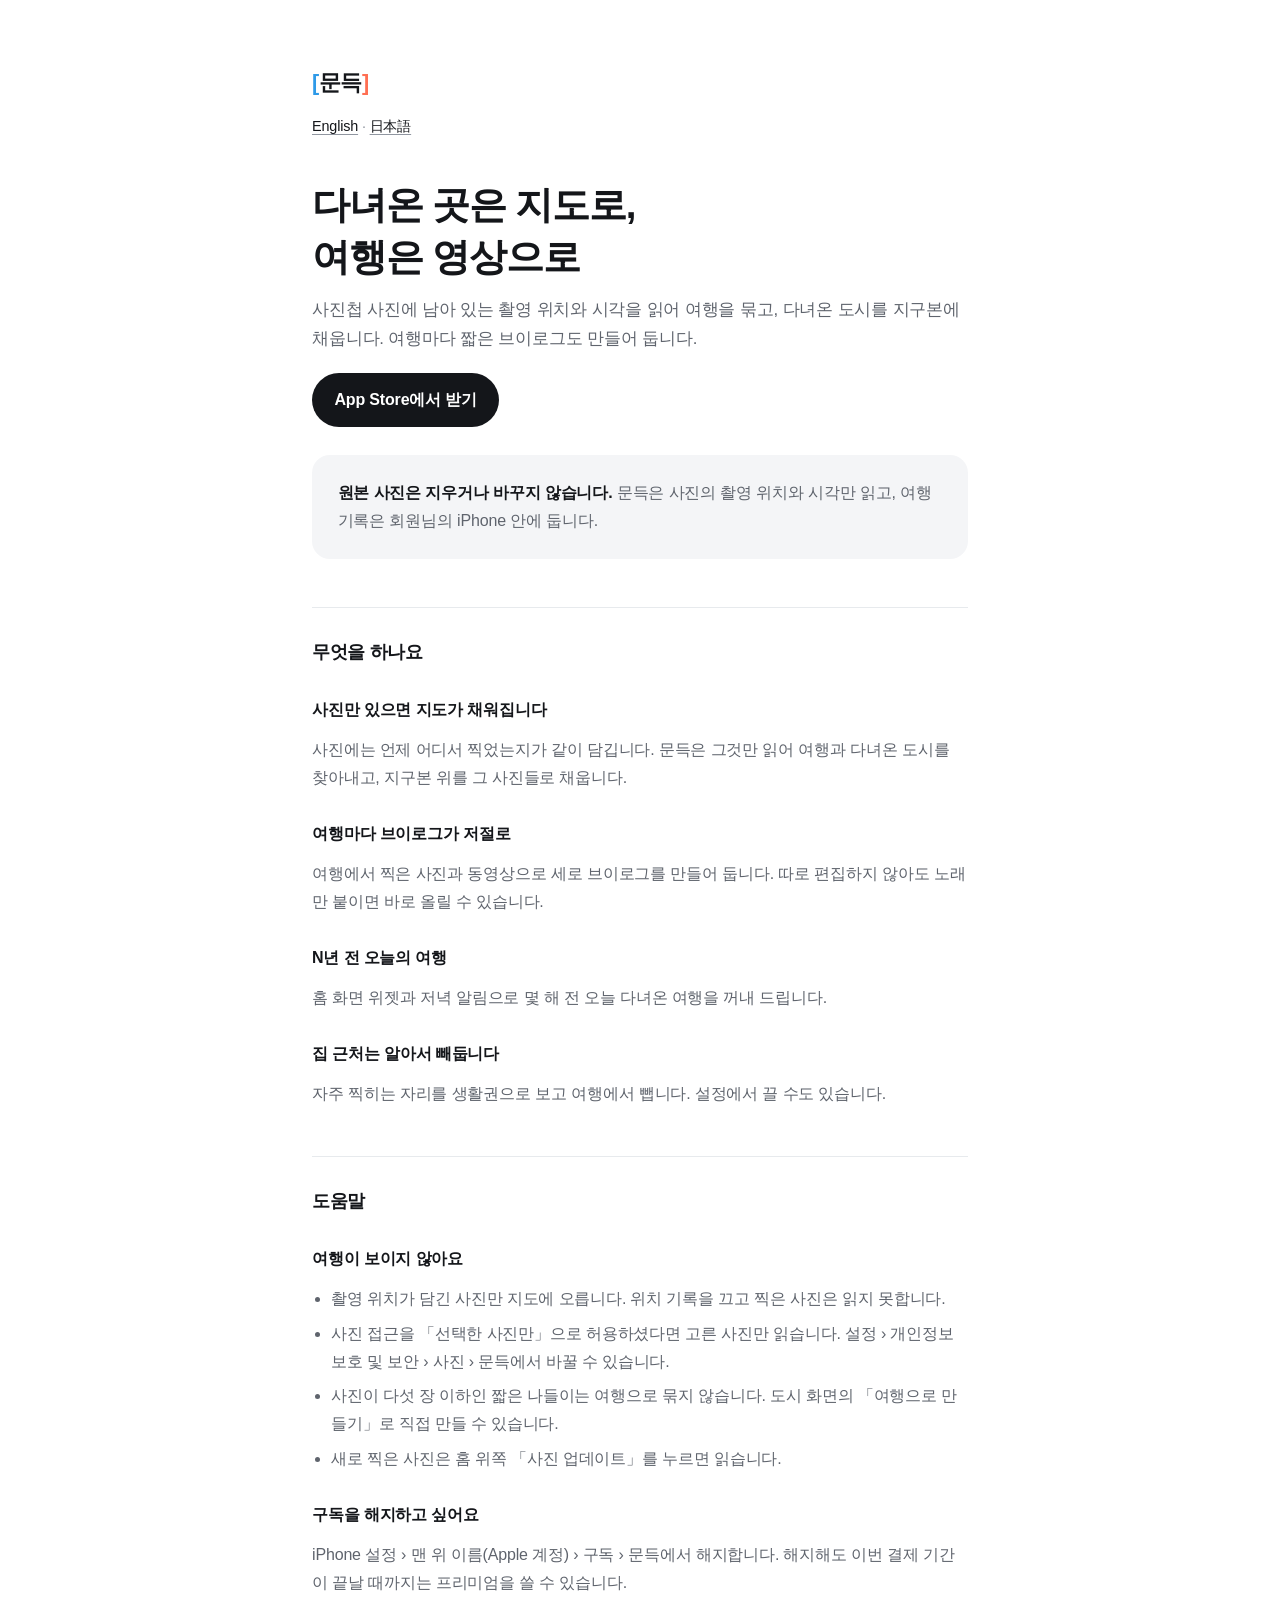
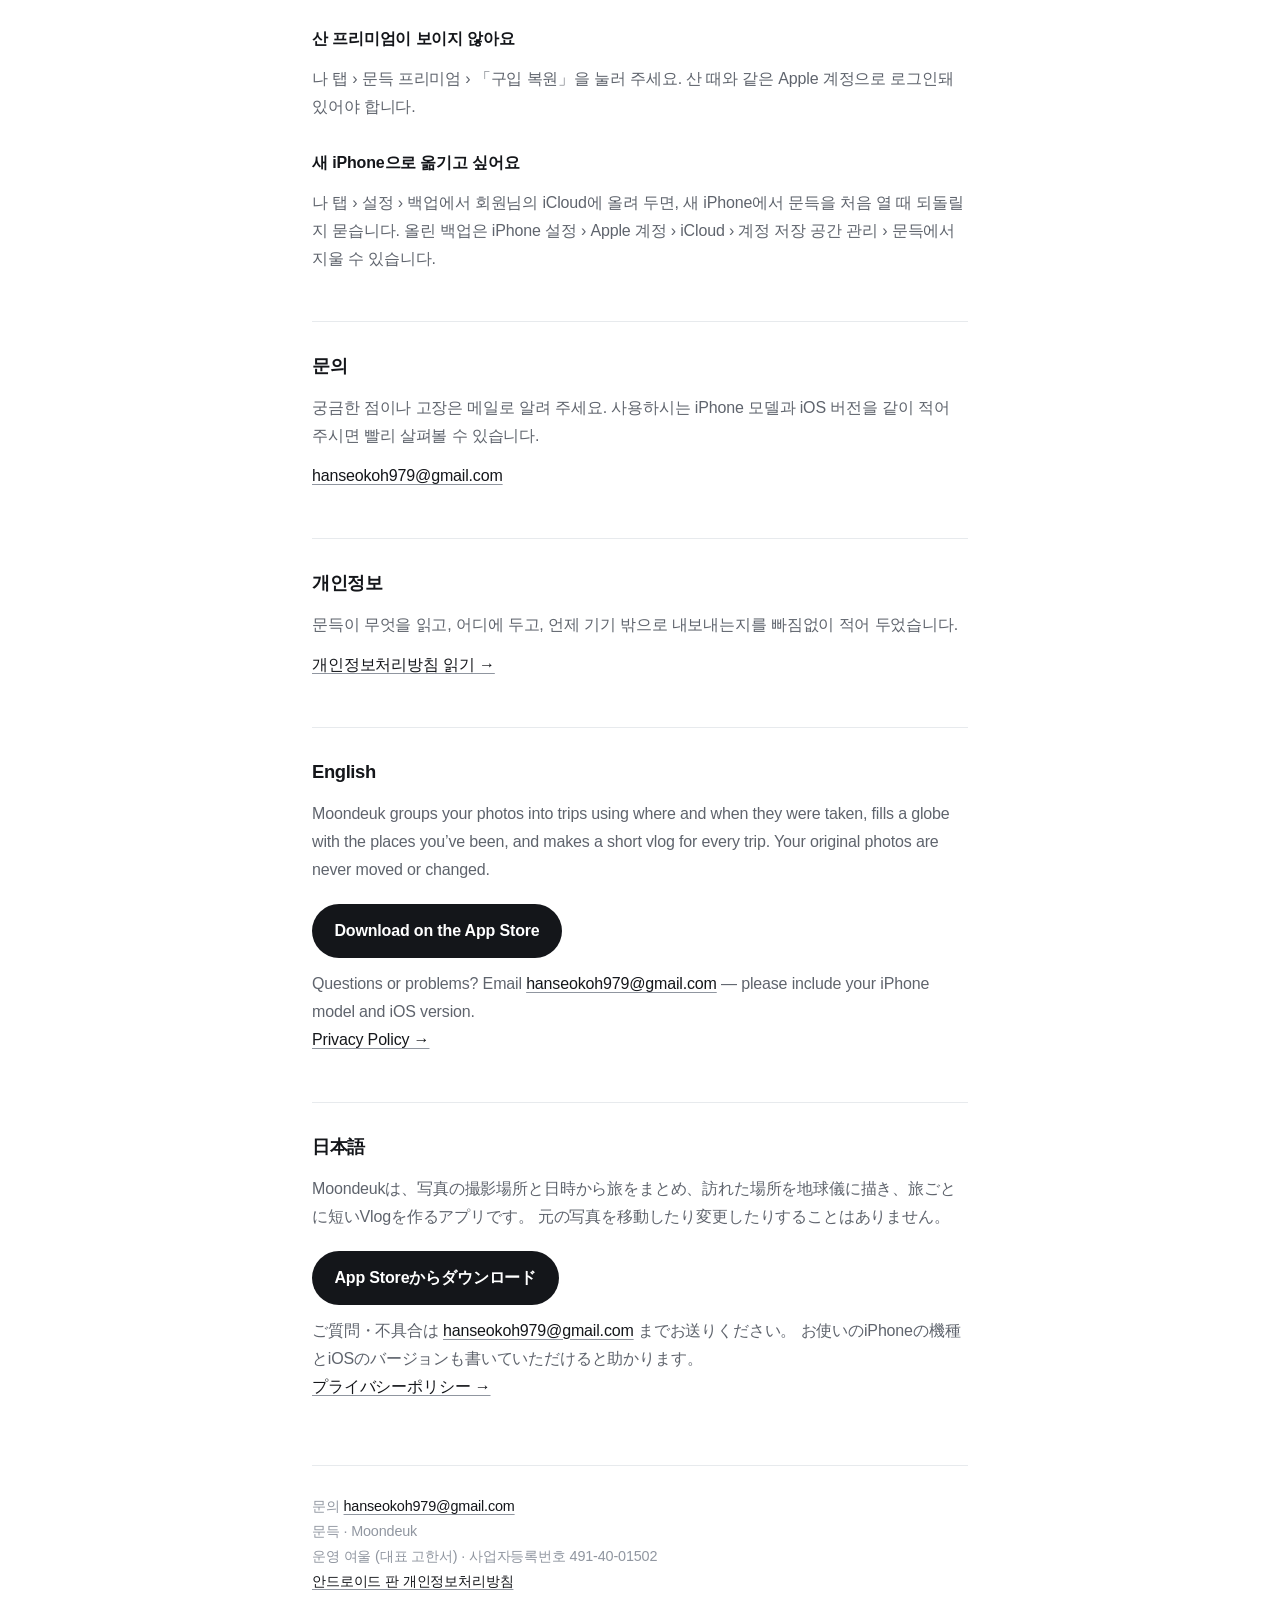
<file: index.html>
<!DOCTYPE html>
<html lang="ko">
<head>
<meta charset="utf-8">
<meta name="viewport" content="width=device-width, initial-scale=1">
<!--
  Google Search Console 소유권 확인 (2026-09-03). Play Console 의 「계정 세부정보 → 웹사이트」가
  이 사이트의 소유자임을 Search Console 로 확인하는데, 그러려면 이 태그가 있어야 한다.
  **지우면 소유권 확인이 풀린다.**
-->
<meta name="google-site-verification" content="drWgRxkJZqstQh2TPMYpUE86B22tQ9UChxD6p32pi3w" />
<!--
  App Store 의 「지원 URL」이 이 쪽이다(한 · 영 · 일 모두). 2026-11-12 iPhone 판 소개 · 도움말로 고쳐 씀 —
  그 전엔 안드로이드 판 소개(Google Play 단추 · 노래 걸기)였는데 안드로이드 앱은 지금 비공개다.
-->
<title>문득 — 다녀온 곳은 지도로, 여행은 영상으로</title>
<meta name="description" content="사진첩 사진의 촬영 위치와 시각으로 여행을 묶어 지구본에 채우고, 여행마다 짧은 브이로그를 만들어 주는 iPhone 앱.">
<link rel="stylesheet" href="style.css">
</head>
<body>
<div class="wrap">

  <a class="mark" href="./"><span class="b">[</span>문득<span class="c">]</span></a>
  <p class="meta"><a href="#en" lang="en">English</a> · <a href="#ja" lang="ja">日本語</a></p>

  <h1>다녀온 곳은 지도로,<br>여행은 영상으로</h1>
  <p>사진첩 사진에 남아 있는 촬영 위치와 시각을 읽어 여행을 묶고, 다녀온 도시를 지구본에 채웁니다.
     여행마다 짧은 브이로그도 만들어 둡니다.</p>
  <p><a class="store" href="https://apps.apple.com/app/id6821060159">App Store에서 받기</a></p>

  <div class="card">
    <p><strong>원본 사진은 지우거나 바꾸지 않습니다.</strong> 문득은 사진의 촬영 위치와 시각만 읽고,
       여행 기록은 회원님의 iPhone 안에 둡니다.</p>
  </div>

  <h2>무엇을 하나요</h2>

  <h3>사진만 있으면 지도가 채워집니다</h3>
  <p>사진에는 언제 어디서 찍었는지가 같이 담깁니다. 문득은 그것만 읽어 여행과 다녀온 도시를 찾아내고,
     지구본 위를 그 사진들로 채웁니다.</p>

  <h3>여행마다 브이로그가 저절로</h3>
  <p>여행에서 찍은 사진과 동영상으로 세로 브이로그를 만들어 둡니다. 따로 편집하지 않아도 노래만 붙이면
     바로 올릴 수 있습니다.</p>

  <h3>N년 전 오늘의 여행</h3>
  <p>홈 화면 위젯과 저녁 알림으로 몇 해 전 오늘 다녀온 여행을 꺼내 드립니다.</p>

  <h3>집 근처는 알아서 빼둡니다</h3>
  <p>자주 찍히는 자리를 생활권으로 보고 여행에서 뺍니다. 설정에서 끌 수도 있습니다.</p>

  <h2>도움말</h2>

  <h3>여행이 보이지 않아요</h3>
  <ul>
    <li>촬영 위치가 담긴 사진만 지도에 오릅니다. 위치 기록을 끄고 찍은 사진은 읽지 못합니다.</li>
    <li>사진 접근을 「선택한 사진만」으로 허용하셨다면 고른 사진만 읽습니다.
        설정 › 개인정보 보호 및 보안 › 사진 › 문득에서 바꿀 수 있습니다.</li>
    <li>사진이 다섯 장 이하인 짧은 나들이는 여행으로 묶지 않습니다. 도시 화면의 「여행으로 만들기」로 직접 만들 수 있습니다.</li>
    <li>새로 찍은 사진은 홈 위쪽 「사진 업데이트」를 누르면 읽습니다.</li>
  </ul>

  <h3>구독을 해지하고 싶어요</h3>
  <p>iPhone 설정 › 맨 위 이름(Apple 계정) › 구독 › 문득에서 해지합니다. 해지해도 이번 결제 기간이 끝날 때까지는
     프리미엄을 쓸 수 있습니다.</p>

  <h3>산 프리미엄이 보이지 않아요</h3>
  <p>나 탭 › 문득 프리미엄 › 「구입 복원」을 눌러 주세요. 산 때와 같은 Apple 계정으로 로그인돼 있어야 합니다.</p>

  <h3>새 iPhone으로 옮기고 싶어요</h3>
  <p>나 탭 › 설정 › 백업에서 회원님의 iCloud에 올려 두면, 새 iPhone에서 문득을 처음 열 때 되돌릴지 묻습니다.
     올린 백업은 iPhone 설정 › Apple 계정 › iCloud › 계정 저장 공간 관리 › 문득에서 지울 수 있습니다.</p>

  <h2>문의</h2>
  <p>궁금한 점이나 고장은 메일로 알려 주세요. 사용하시는 iPhone 모델과 iOS 버전을 같이 적어 주시면 빨리 살펴볼 수 있습니다.</p>
  <p><a href="mailto:hanseokoh979@gmail.com">hanseokoh979@gmail.com</a></p>

  <h2>개인정보</h2>
  <p>문득이 무엇을 읽고, 어디에 두고, 언제 기기 밖으로 내보내는지를 빠짐없이 적어 두었습니다.</p>
  <p><a href="privacy-ios.html">개인정보처리방침 읽기 →</a></p>

  <h2 id="en" lang="en">English</h2>
  <div lang="en">
    <p>Moondeuk groups your photos into trips using where and when they were taken, fills a globe with the places
       you’ve been, and makes a short vlog for every trip. Your original photos are never moved or changed.</p>
    <p><a class="store" href="https://apps.apple.com/app/id6821060159">Download on the App Store</a></p>
    <p>Questions or problems? Email <a href="mailto:hanseokoh979@gmail.com">hanseokoh979@gmail.com</a>
       — please include your iPhone model and iOS version.<br>
       <a href="privacy-ios-en.html">Privacy Policy →</a></p>
  </div>

  <h2 id="ja" lang="ja">日本語</h2>
  <div lang="ja">
    <p>Moondeukは、写真の撮影場所と日時から旅をまとめ、訪れた場所を地球儀に描き、旅ごとに短いVlogを作るアプリです。
       元の写真を移動したり変更したりすることはありません。</p>
    <p><a class="store" href="https://apps.apple.com/app/id6821060159">App Storeからダウンロード</a></p>
    <p>ご質問・不具合は <a href="mailto:hanseokoh979@gmail.com">hanseokoh979@gmail.com</a> までお送りください。
       お使いのiPhoneの機種とiOSのバージョンも書いていただけると助かります。<br>
       <a href="privacy-ios-ja.html">プライバシーポリシー →</a></p>
  </div>

  <footer>
    문의 <a href="mailto:hanseokoh979@gmail.com">hanseokoh979@gmail.com</a><br>
    <span class="meta">문득 · Moondeuk</span><br>
    <span class="meta">운영 여울 (대표 고한서) · 사업자등록번호 <span style="white-space: nowrap">491-40-01502</span></span><br>
    <span class="meta"><a href="privacy.html">안드로이드 판 개인정보처리방침</a></span>
  </footer>

</div>
</body>
</html>
</file>
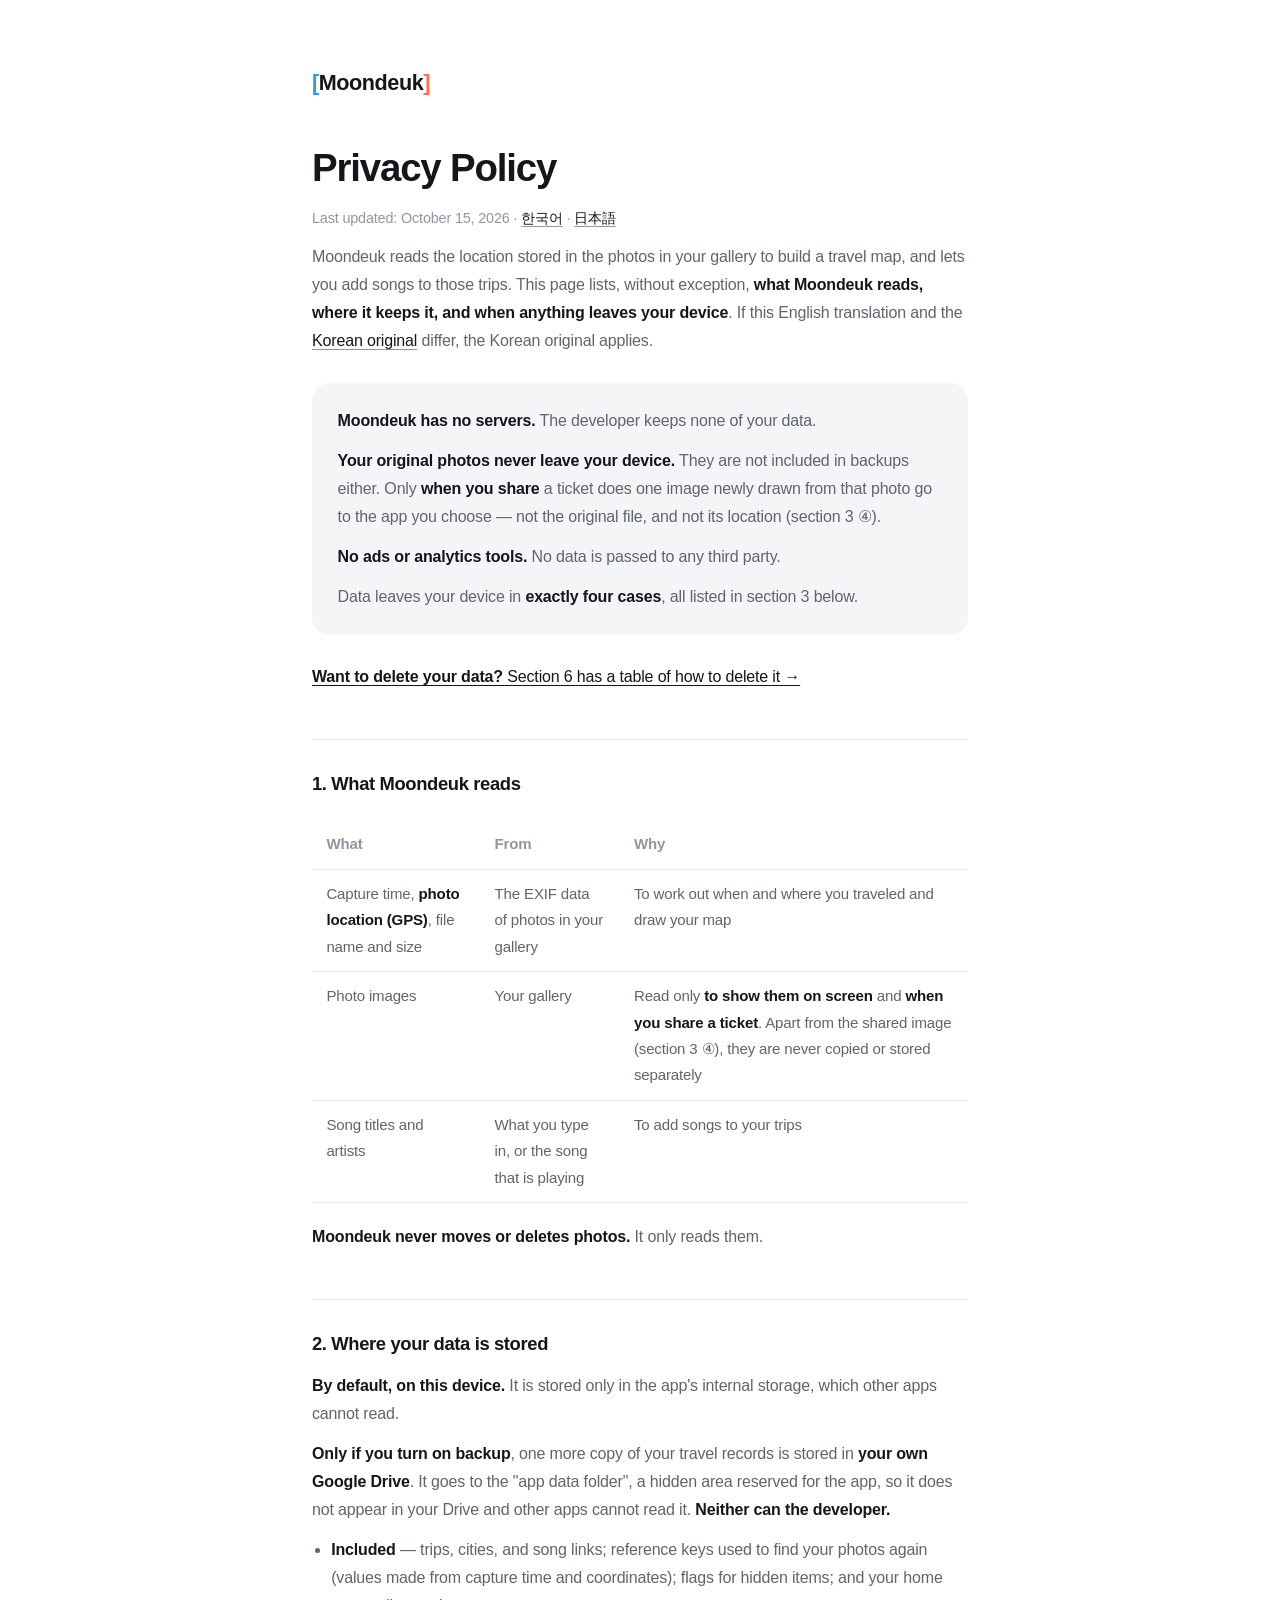
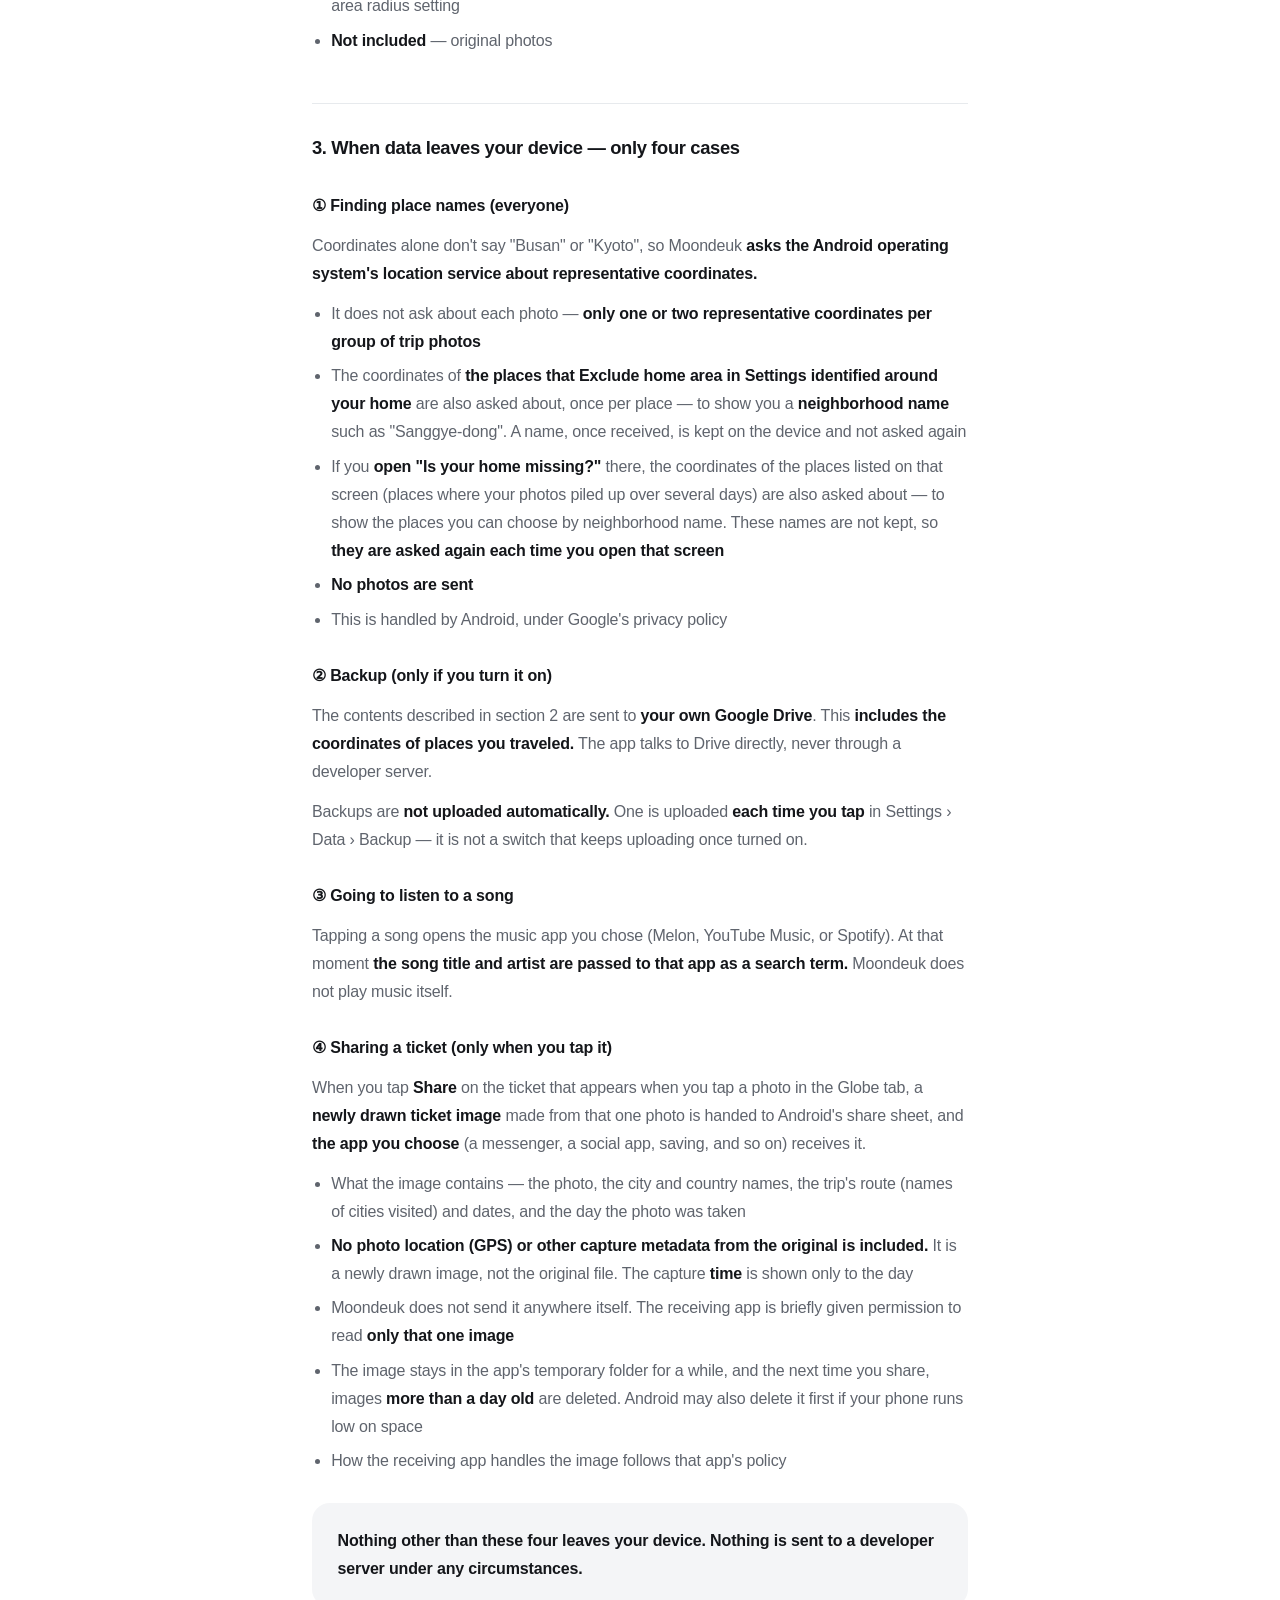
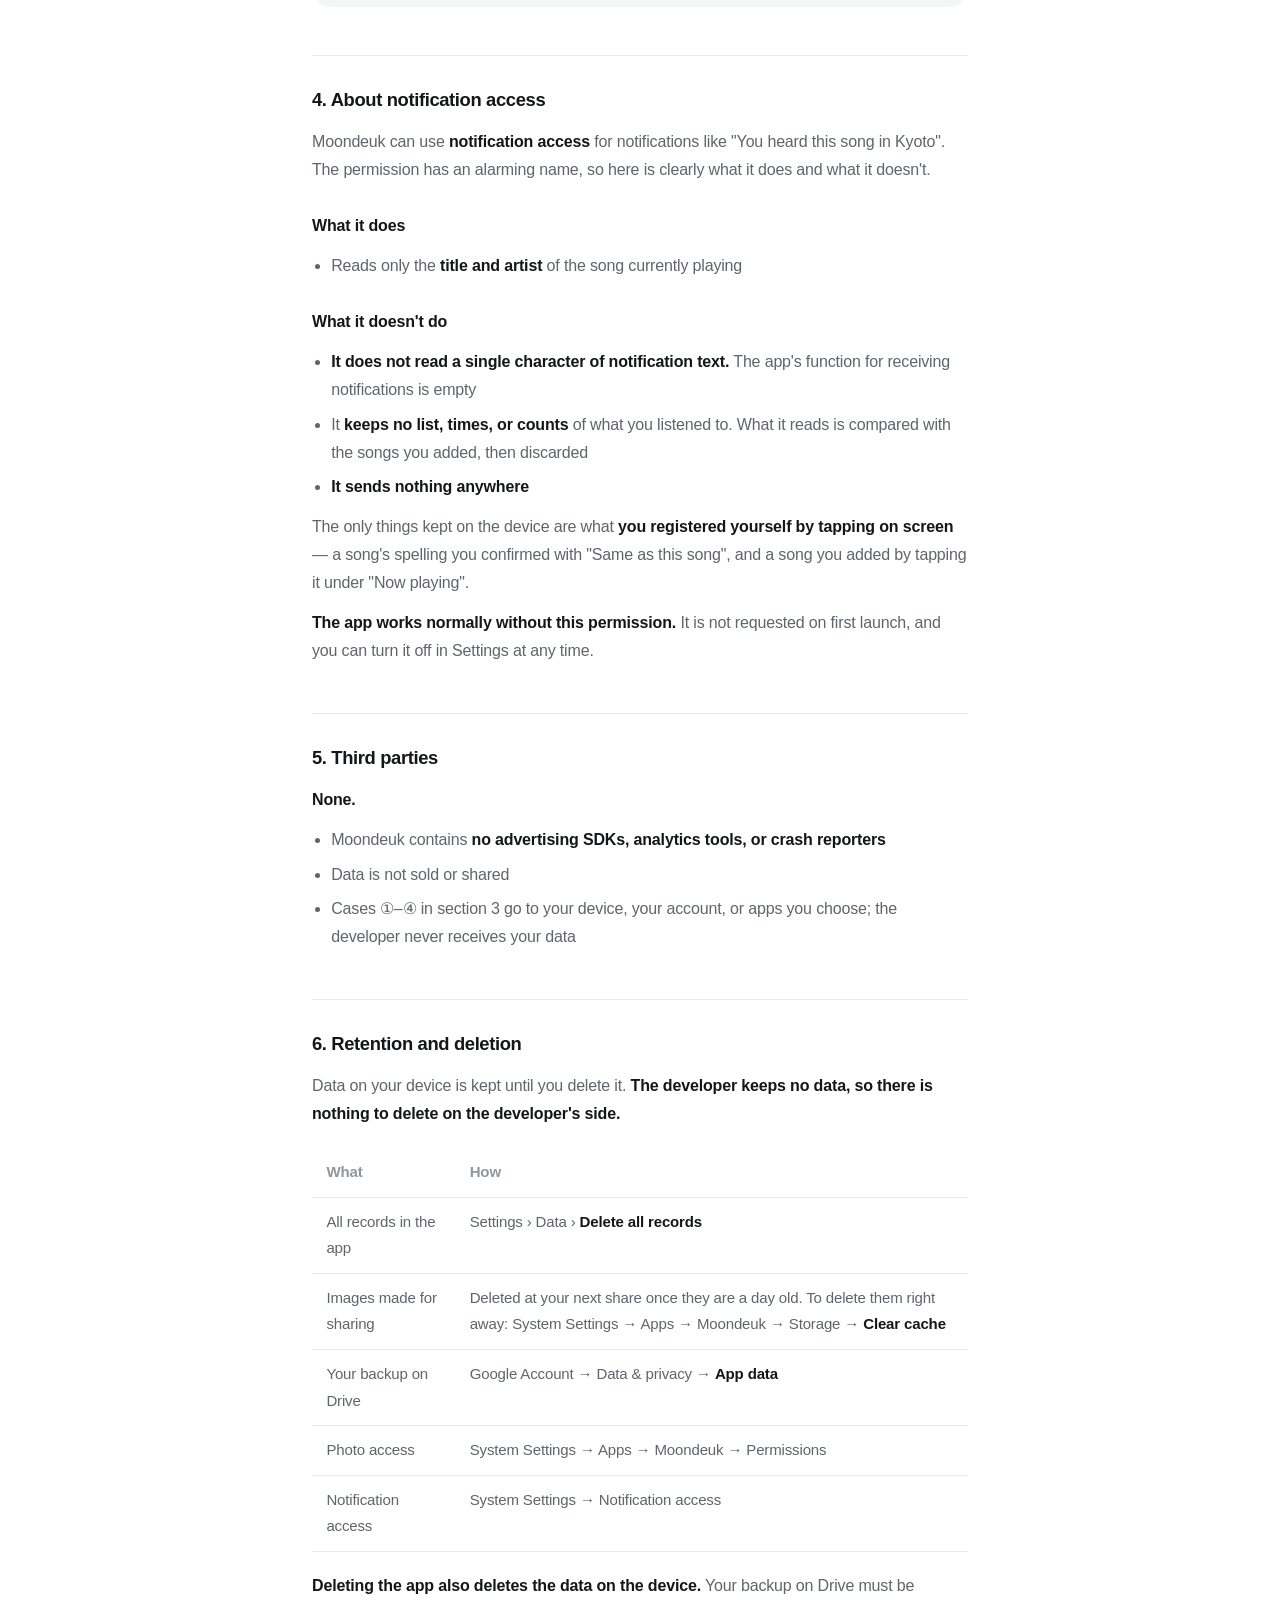
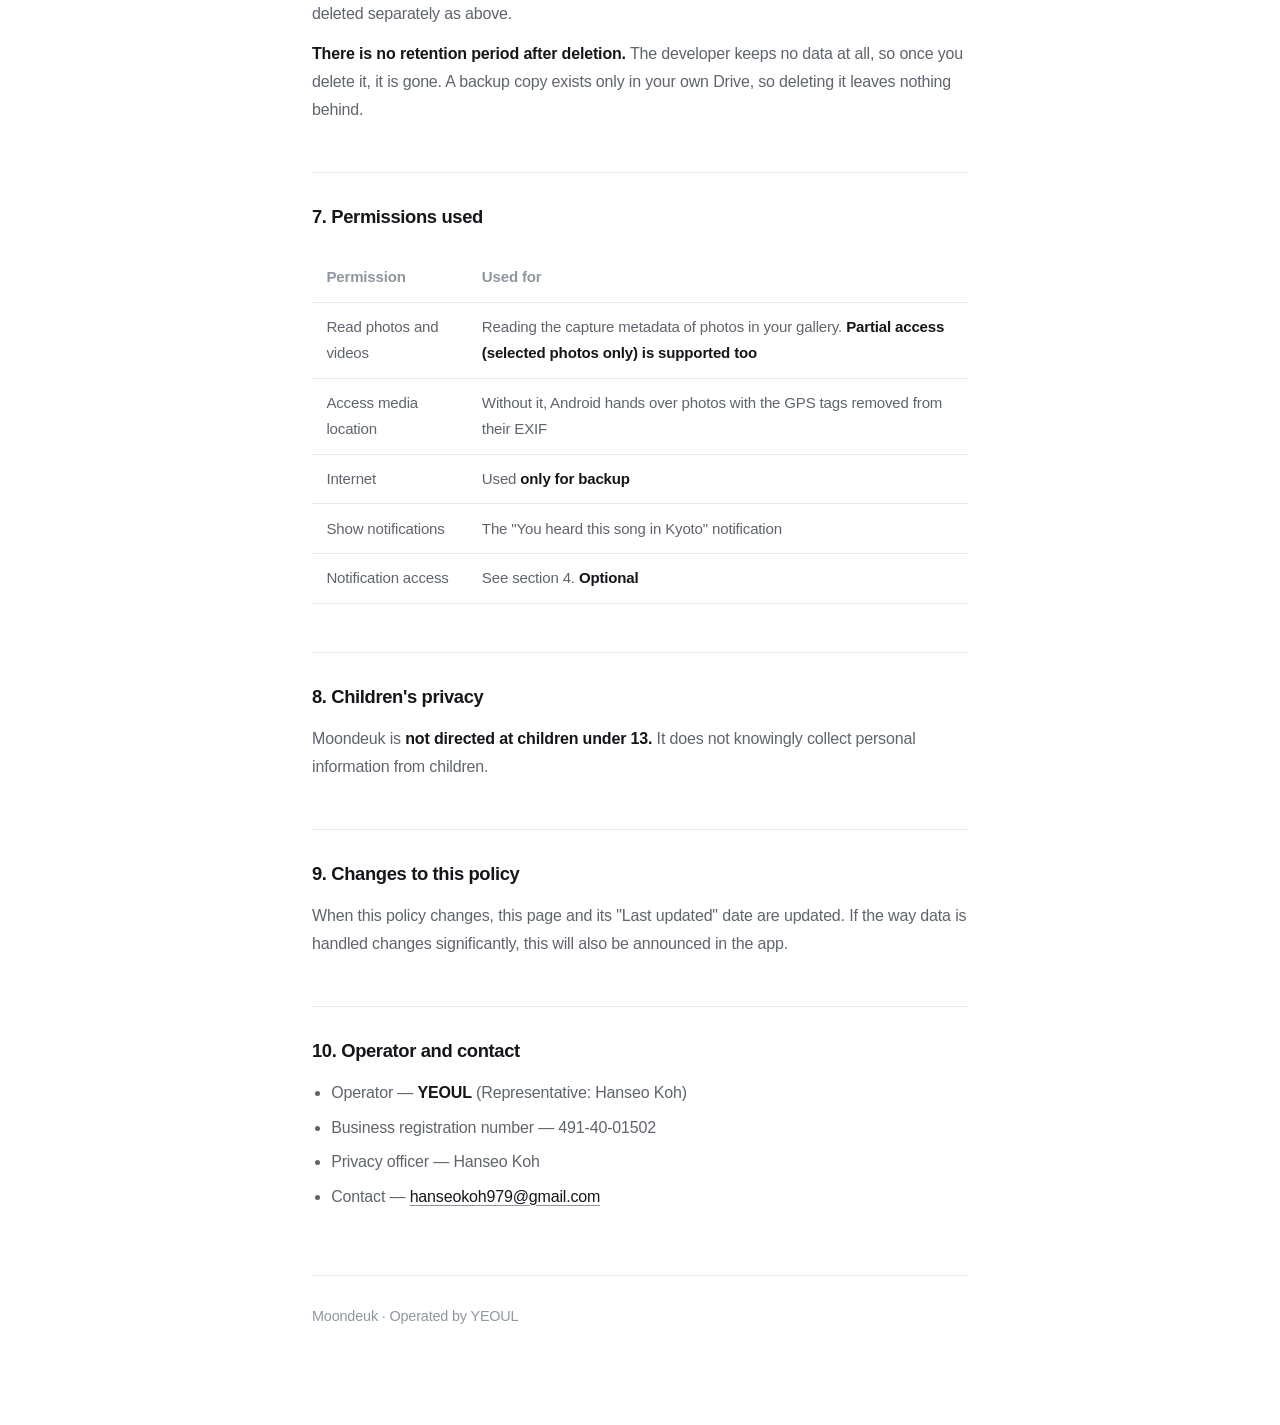
<file: privacy-en.html>
<!DOCTYPE html>
<html lang="en">
<head>
<meta charset="utf-8">
<meta name="viewport" content="width=device-width, initial-scale=1">
<title>Moondeuk Privacy Policy</title>
<meta name="description" content="What Moondeuk reads, where it keeps it, and when anything leaves your device.">
<link rel="stylesheet" href="style.css">
</head>
<body>
<div class="wrap">

  <a class="mark" href="./"><span class="b">[</span>Moondeuk<span class="c">]</span></a>

  <h1>Privacy Policy</h1>
  <p class="meta">Last updated: October 15, 2026 · <a href="privacy.html">한국어</a> · <a href="privacy-ja.html">日本語</a></p>

  <p>Moondeuk reads the location stored in the photos in your gallery to build a travel map, and lets you add
     songs to those trips. This page lists, without exception, <strong>what Moondeuk reads, where it keeps it,
     and when anything leaves your device</strong>. If this English translation and the
     <a href="privacy.html">Korean original</a> differ, the Korean original applies.</p>

  <div class="card">
    <p><strong>Moondeuk has no servers.</strong> The developer keeps none of your data.</p>
    <p><strong>Your original photos never leave your device.</strong> They are not included in backups either. Only
       <strong>when you share</strong> a ticket does one image newly drawn from that photo go to the app you choose — not
       the original file, and not its location (section 3 ④).</p>
    <p><strong>No ads or analytics tools.</strong> No data is passed to any third party.</p>
    <p>Data leaves your device in <strong>exactly four cases</strong>, all listed in section 3 below.</p>
  </div>

  <p class="lead-link"><a href="#delete"><strong>Want to delete your data?</strong> Section 6 has a table of how
     to delete it →</a></p>

  <h2>1. What Moondeuk reads</h2>
  <div class="scroll">
  <table>
    <tr><th>What</th><th>From</th><th>Why</th></tr>
    <tr>
      <td>Capture time, <strong>photo location (GPS)</strong>, file name and size</td>
      <td>The EXIF data of photos in your gallery</td>
      <td>To work out when and where you traveled and draw your map</td>
    </tr>
    <tr>
      <td>Photo images</td>
      <td>Your gallery</td>
      <td>Read only <strong>to show them on screen</strong> and <strong>when you share a ticket</strong>. Apart from the shared image (section 3 ④), they are never copied or stored separately</td>
    </tr>
    <tr>
      <td>Song titles and artists</td>
      <td>What you type in, or the song that is playing</td>
      <td>To add songs to your trips</td>
    </tr>
  </table>
  </div>
  <p><strong>Moondeuk never moves or deletes photos.</strong> It only reads them.</p>

  <h2>2. Where your data is stored</h2>
  <p><strong>By default, on this device.</strong> It is stored only in the app's internal storage, which other apps cannot read.</p>
  <p><strong>Only if you turn on backup</strong>, one more copy of your travel records is stored in <strong>your own Google
     Drive</strong>. It goes to the "app data folder", a hidden area reserved for the app, so it does not appear in your
     Drive and other apps cannot read it. <strong>Neither can the developer.</strong></p>
  <ul>
    <li><strong>Included</strong> — trips, cities, and song links; reference keys used to find your photos again (values made
        from capture time and coordinates); flags for hidden items; and your home area radius setting</li>
    <li><strong>Not included</strong> — original photos</li>
  </ul>

  <h2>3. When data leaves your device — only four cases</h2>

  <h3>① Finding place names (everyone)</h3>
  <p>Coordinates alone don't say "Busan" or "Kyoto", so Moondeuk <strong>asks the Android operating system's location
     service about representative coordinates.</strong></p>
  <ul>
    <li>It does not ask about each photo — <strong>only one or two representative coordinates per group of trip photos</strong></li>
    <li>The coordinates of <strong>the places that Exclude home area in Settings identified around your home</strong> are also
        asked about, once per place — to show you a <strong>neighborhood name</strong> such as "Sanggye-dong". A name, once
        received, is kept on the device and not asked again</li>
    <li>If you <strong>open "Is your home missing?"</strong> there, the coordinates of the places listed on that screen (places
        where your photos piled up over several days) are also asked about — to show the places you can choose by
        neighborhood name. These names are not kept, so <strong>they are asked again each time you open that screen</strong></li>
    <li><strong>No photos are sent</strong></li>
    <li>This is handled by Android, under Google's privacy policy</li>
  </ul>

  <h3>② Backup (only if you turn it on)</h3>
  <p>The contents described in section 2 are sent to <strong>your own Google Drive</strong>. This <strong>includes the
     coordinates of places you traveled.</strong> The app talks to Drive directly, never through a developer server.</p>
  <p>Backups are <strong>not uploaded automatically.</strong> One is uploaded <strong>each time you tap</strong> in
     Settings › Data › Backup — it is not a switch that keeps uploading once turned on.</p>

  <h3>③ Going to listen to a song</h3>
  <p>Tapping a song opens the music app you chose (Melon, YouTube Music, or Spotify). At that moment <strong>the song
     title and artist are passed to that app as a search term.</strong> Moondeuk does not play music itself.</p>

  <h3>④ Sharing a ticket (only when you tap it)</h3>
  <p>When you tap <strong>Share</strong> on the ticket that appears when you tap a photo in the Globe tab, a
     <strong>newly drawn ticket image</strong> made from that one photo is handed to Android's share sheet, and
     <strong>the app you choose</strong> (a messenger, a social app, saving, and so on) receives it.</p>
  <ul>
    <li>What the image contains — the photo, the city and country names, the trip's route (names of cities visited) and dates, and the day the photo was taken</li>
    <li><strong>No photo location (GPS) or other capture metadata from the original is included.</strong> It is a newly
        drawn image, not the original file. The capture <strong>time</strong> is shown only to the day</li>
    <li>Moondeuk does not send it anywhere itself. The receiving app is briefly given permission to read <strong>only that one image</strong></li>
    <li>The image stays in the app's temporary folder for a while, and the next time you share, images <strong>more than a day
        old</strong> are deleted. Android may also delete it first if your phone runs low on space</li>
    <li>How the receiving app handles the image follows that app's policy</li>
  </ul>

  <div class="card">
    <p><strong>Nothing other than these four leaves your device. Nothing is sent to a developer server under any
       circumstances.</strong></p>
  </div>

  <h2>4. About notification access</h2>
  <p>Moondeuk can use <strong>notification access</strong> for notifications like "You heard this song in Kyoto". The
     permission has an alarming name, so here is clearly what it does and what it doesn't.</p>

  <h3>What it does</h3>
  <ul><li>Reads only the <strong>title and artist</strong> of the song currently playing</li></ul>

  <h3>What it doesn't do</h3>
  <ul>
    <li><strong>It does not read a single character of notification text.</strong> The app's function for receiving notifications is empty</li>
    <li>It <strong>keeps no list, times, or counts</strong> of what you listened to. What it reads is compared with the
        songs you added, then discarded</li>
    <li><strong>It sends nothing anywhere</strong></li>
  </ul>
  <p>The only things kept on the device are what <strong>you registered yourself by tapping on screen</strong> — a song's
     spelling you confirmed with "Same as this song", and a song you added by tapping it under "Now playing".</p>
  <p><strong>The app works normally without this permission.</strong> It is not requested on first launch, and you can
     turn it off in Settings at any time.</p>

  <h2>5. Third parties</h2>
  <p><strong>None.</strong></p>
  <ul>
    <li>Moondeuk contains <strong>no advertising SDKs, analytics tools, or crash reporters</strong></li>
    <li>Data is not sold or shared</li>
    <li>Cases ①–④ in section 3 go to your device, your account, or apps you choose; the developer never receives
        your data</li>
  </ul>

  <h2 id="delete">6. Retention and deletion</h2>
  <p>Data on your device is kept until you delete it. <strong>The developer keeps no data, so there is nothing to
     delete on the developer's side.</strong></p>
  <div class="scroll">
  <table>
    <tr><th>What</th><th>How</th></tr>
    <tr><td>All records in the app</td><td>Settings › Data › <strong>Delete all records</strong></td></tr>
    <tr><td>Images made for sharing</td><td>Deleted at your next share once they are a day old. To delete them right away: System Settings → Apps → Moondeuk → Storage → <strong>Clear cache</strong></td></tr>
    <tr><td>Your backup on Drive</td><td>Google Account → Data &amp; privacy → <strong>App data</strong></td></tr>
    <tr><td>Photo access</td><td>System Settings → Apps → Moondeuk → Permissions</td></tr>
    <tr><td>Notification access</td><td>System Settings → Notification access</td></tr>
  </table>
  </div>
  <p><strong>Deleting the app also deletes the data on the device.</strong> Your backup on Drive must be deleted
     separately as above.</p>
  <p><strong>There is no retention period after deletion.</strong> The developer keeps no data at all, so once you delete
     it, it is gone. A backup copy exists only in your own Drive, so deleting it leaves nothing behind.</p>

  <h2>7. Permissions used</h2>
  <div class="scroll">
  <table>
    <tr><th>Permission</th><th>Used for</th></tr>
    <tr><td>Read photos and videos</td><td>Reading the capture metadata of photos in your gallery. <strong>Partial access (selected photos only) is supported too</strong></td></tr>
    <tr><td>Access media location</td><td>Without it, Android hands over photos with the GPS tags removed from their EXIF</td></tr>
    <tr><td>Internet</td><td>Used <strong>only for backup</strong></td></tr>
    <tr><td>Show notifications</td><td>The "You heard this song in Kyoto" notification</td></tr>
    <tr><td>Notification access</td><td>See section 4. <strong>Optional</strong></td></tr>
  </table>
  </div>

  <h2>8. Children's privacy</h2>
  <p>Moondeuk is <strong>not directed at children under 13.</strong> It does not knowingly collect personal information
     from children.</p>

  <h2>9. Changes to this policy</h2>
  <p>When this policy changes, this page and its "Last updated" date are updated. If the way data is handled changes
     significantly, this will also be announced in the app.</p>

  <h2>10. Operator and contact</h2>
  <ul>
    <li>Operator — <strong>YEOUL</strong> (Representative: Hanseo Koh)</li>
    <li>Business registration number — 491-40-01502</li>
    <li>Privacy officer — Hanseo Koh</li>
    <li>Contact — <a href="mailto:hanseokoh979@gmail.com">hanseokoh979@gmail.com</a></li>
  </ul>

  <footer><span class="meta">Moondeuk · Operated by YEOUL</span></footer>

</div>
</body>
</html>
</file>
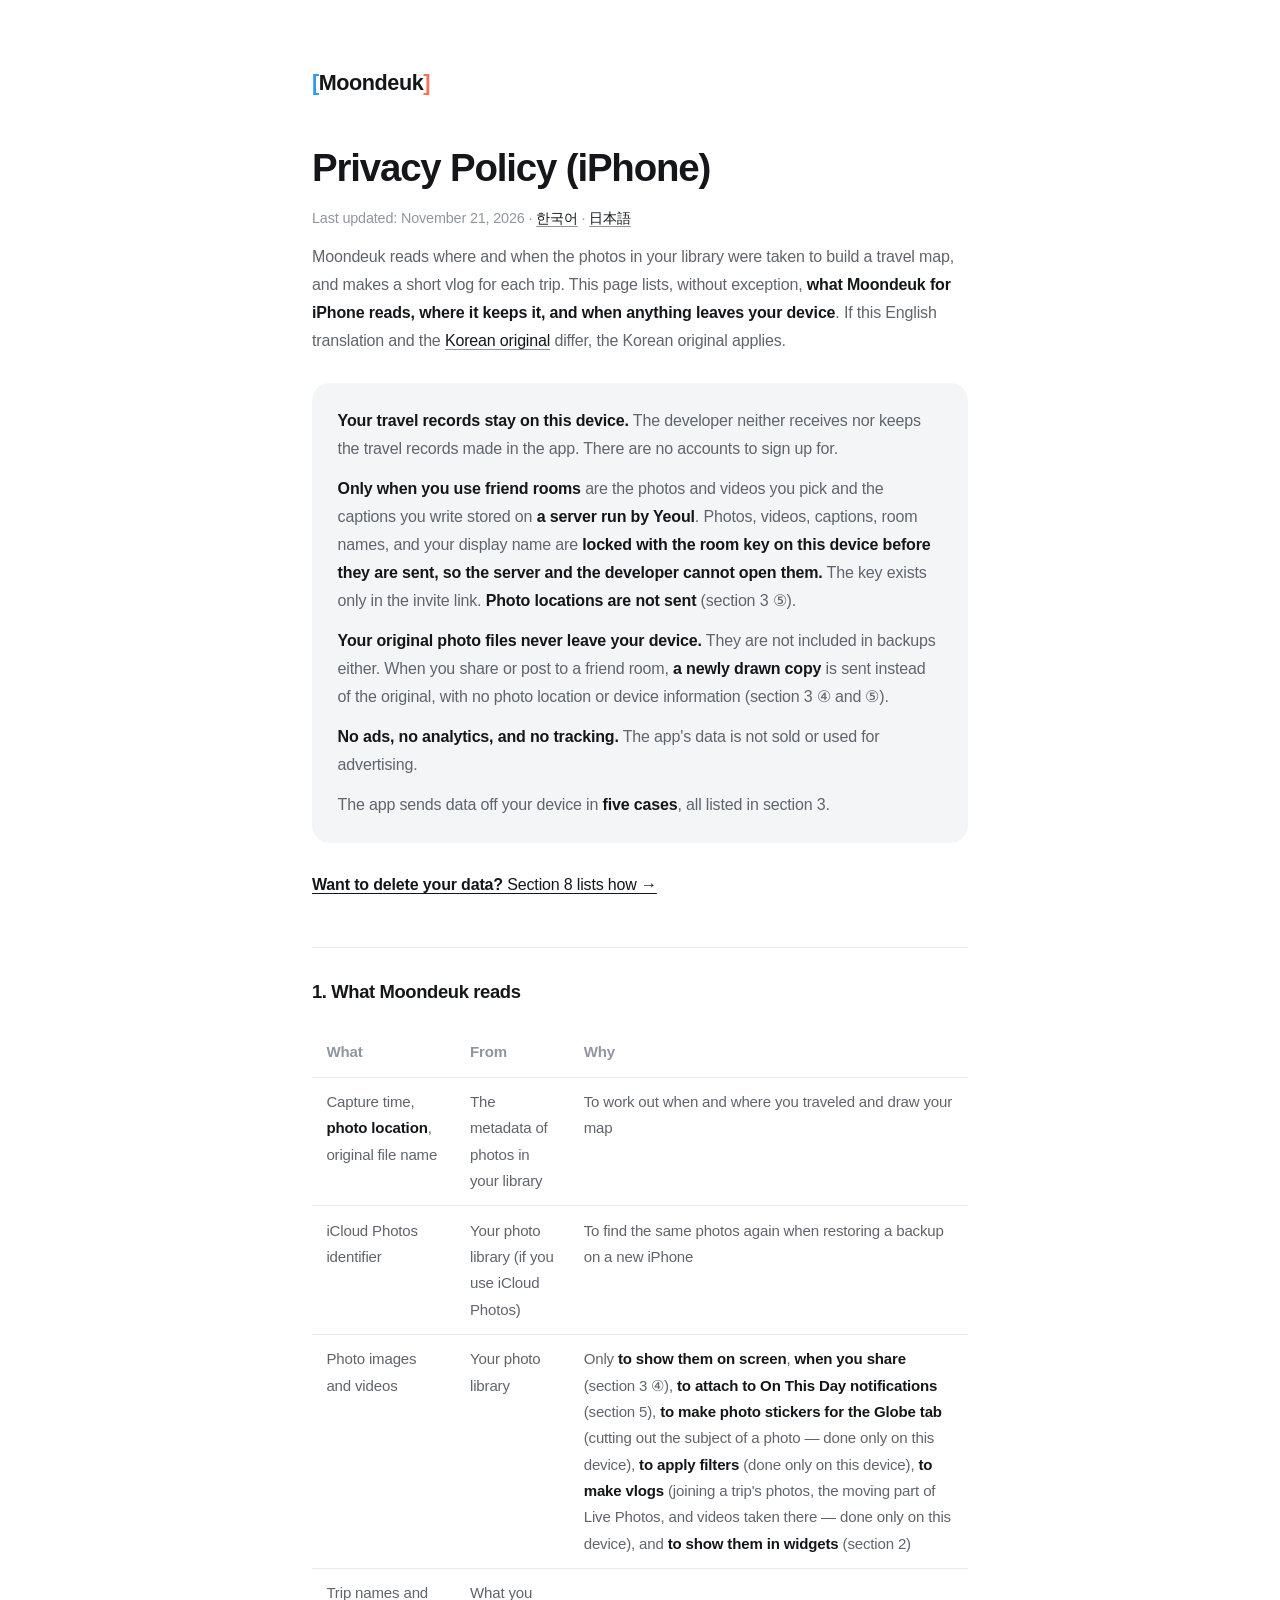
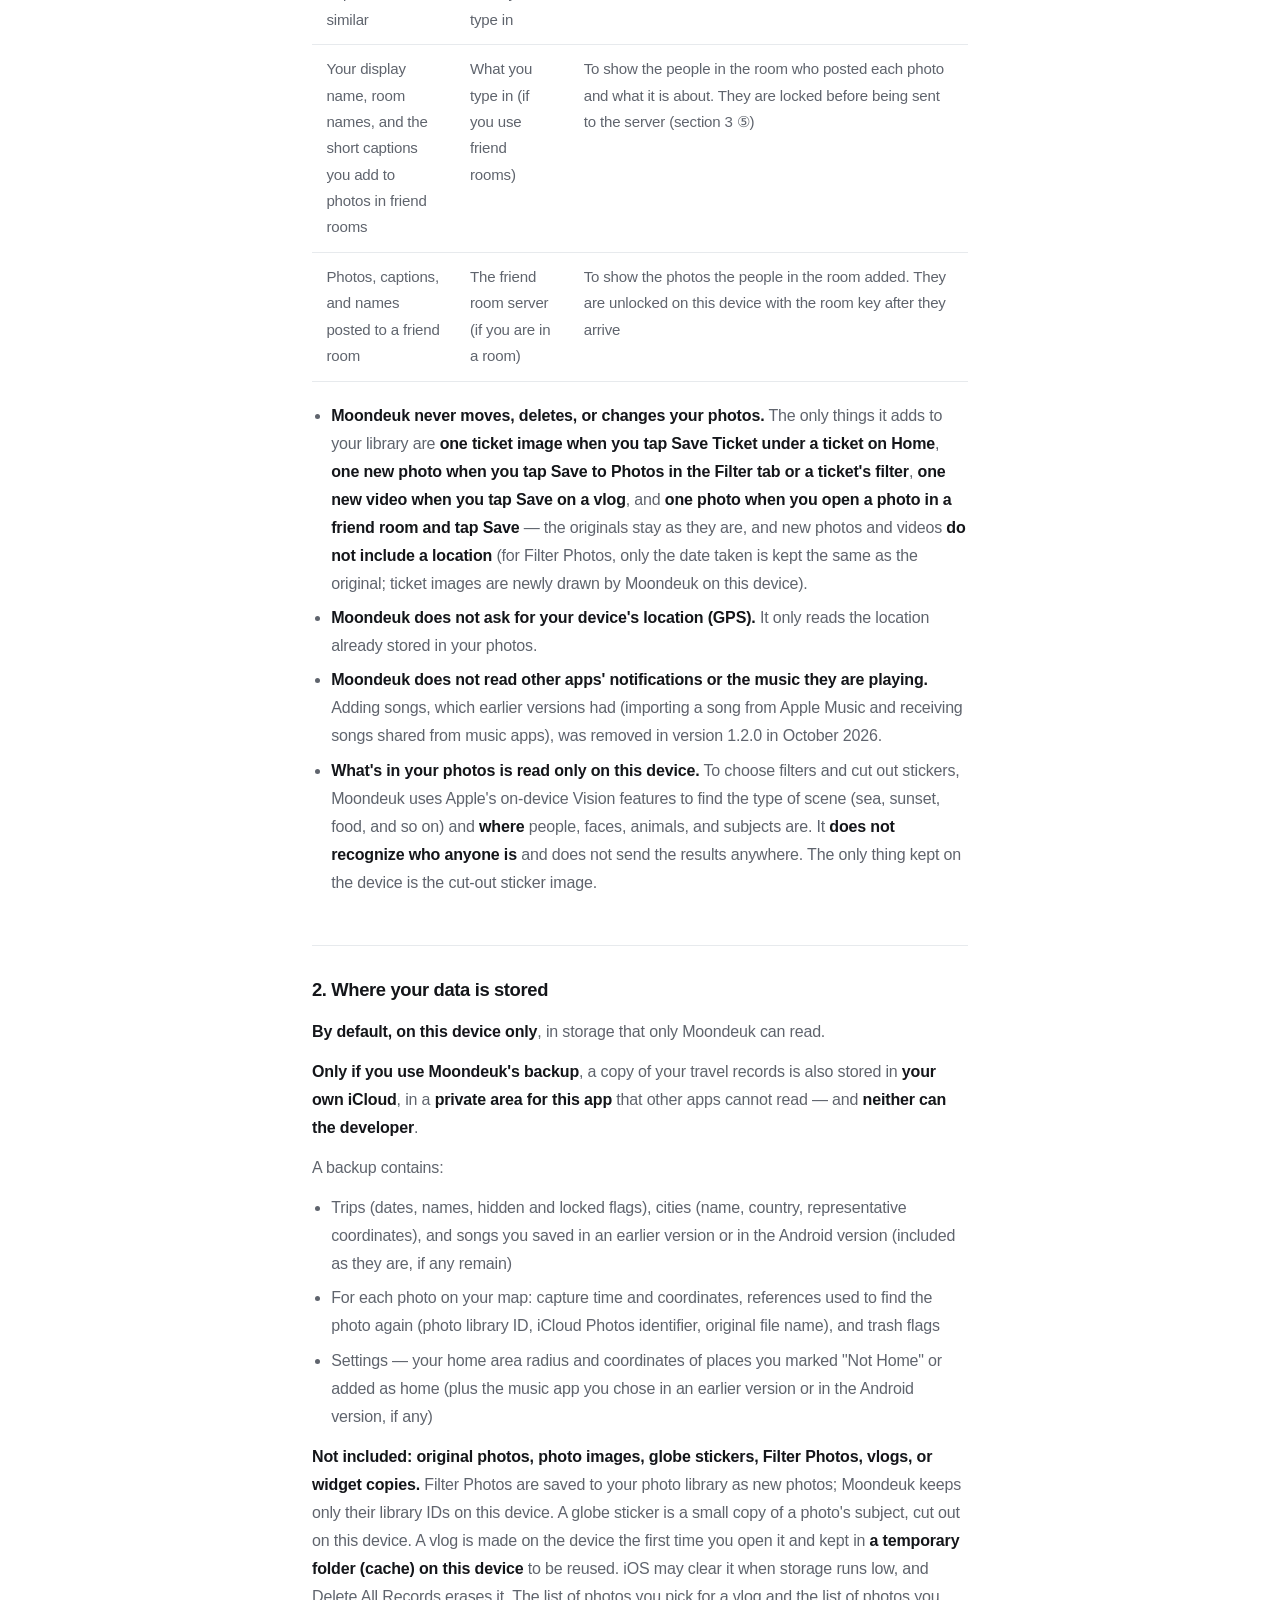
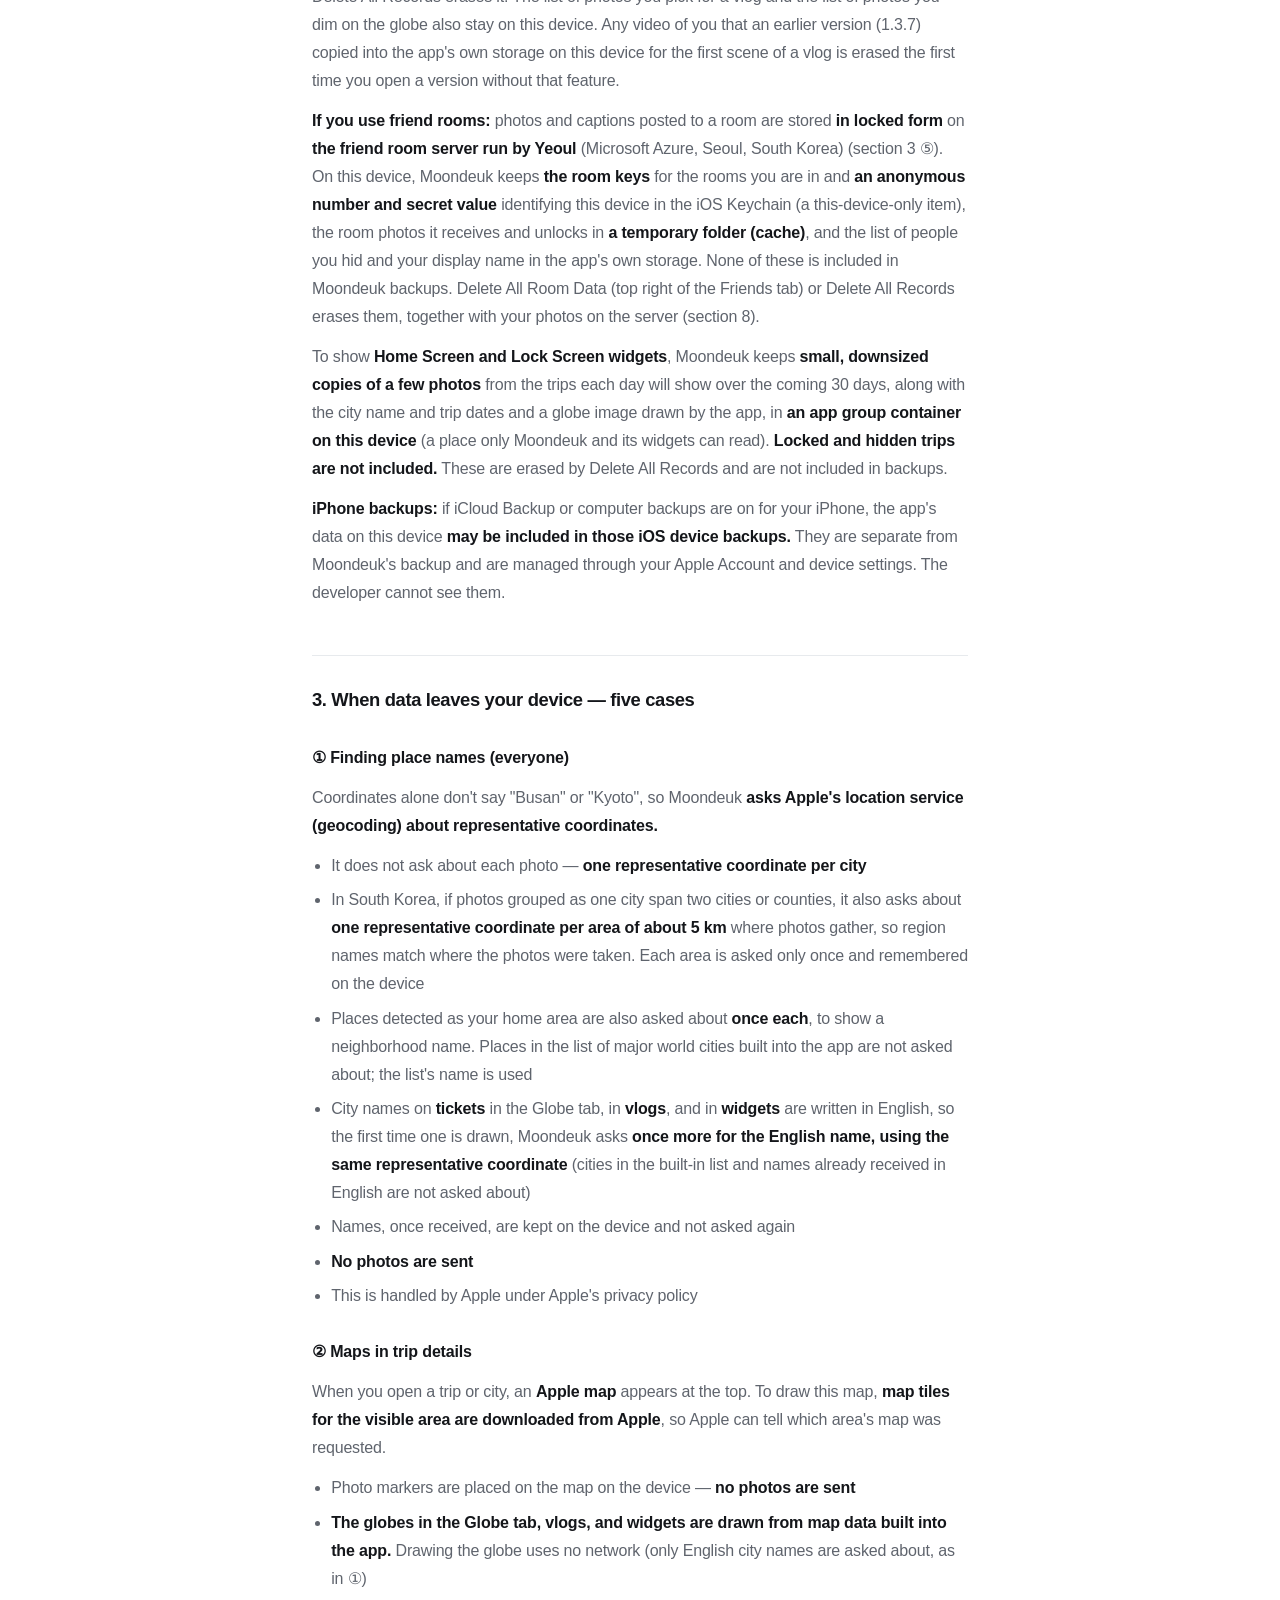
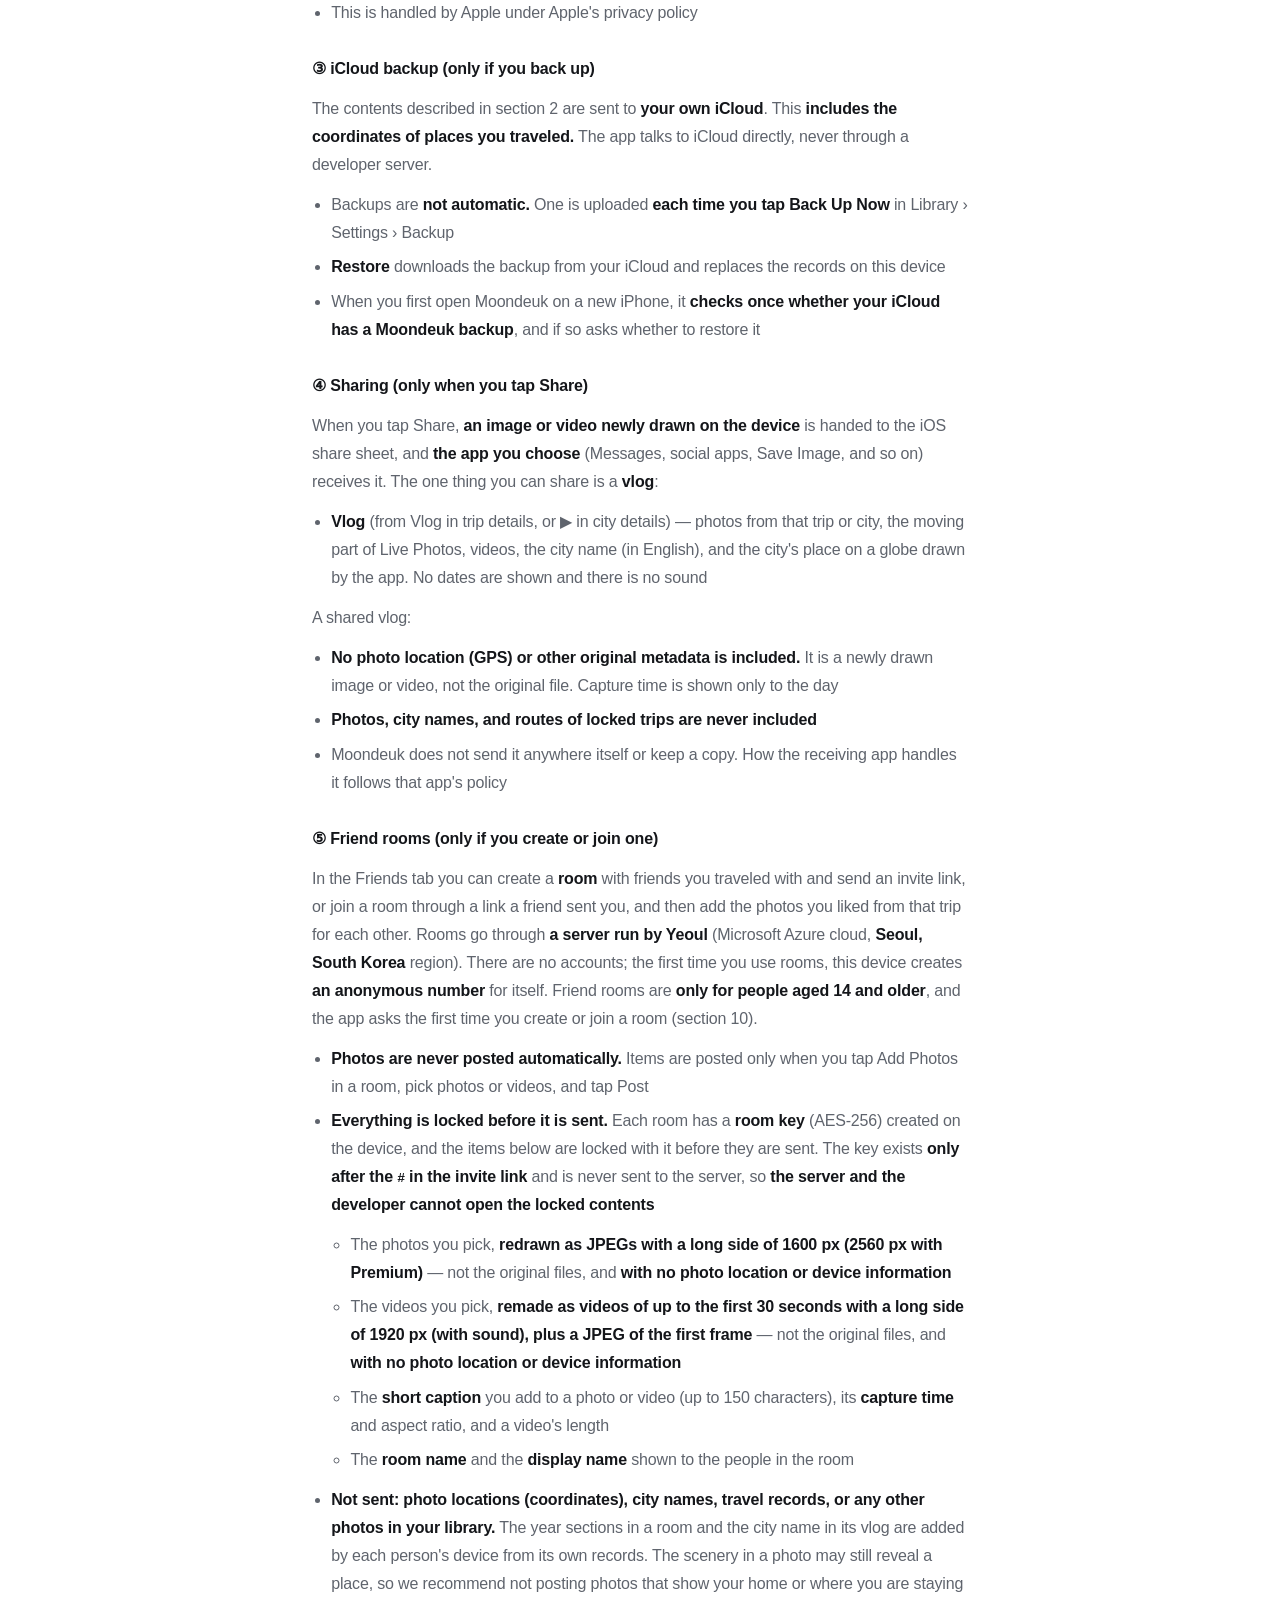
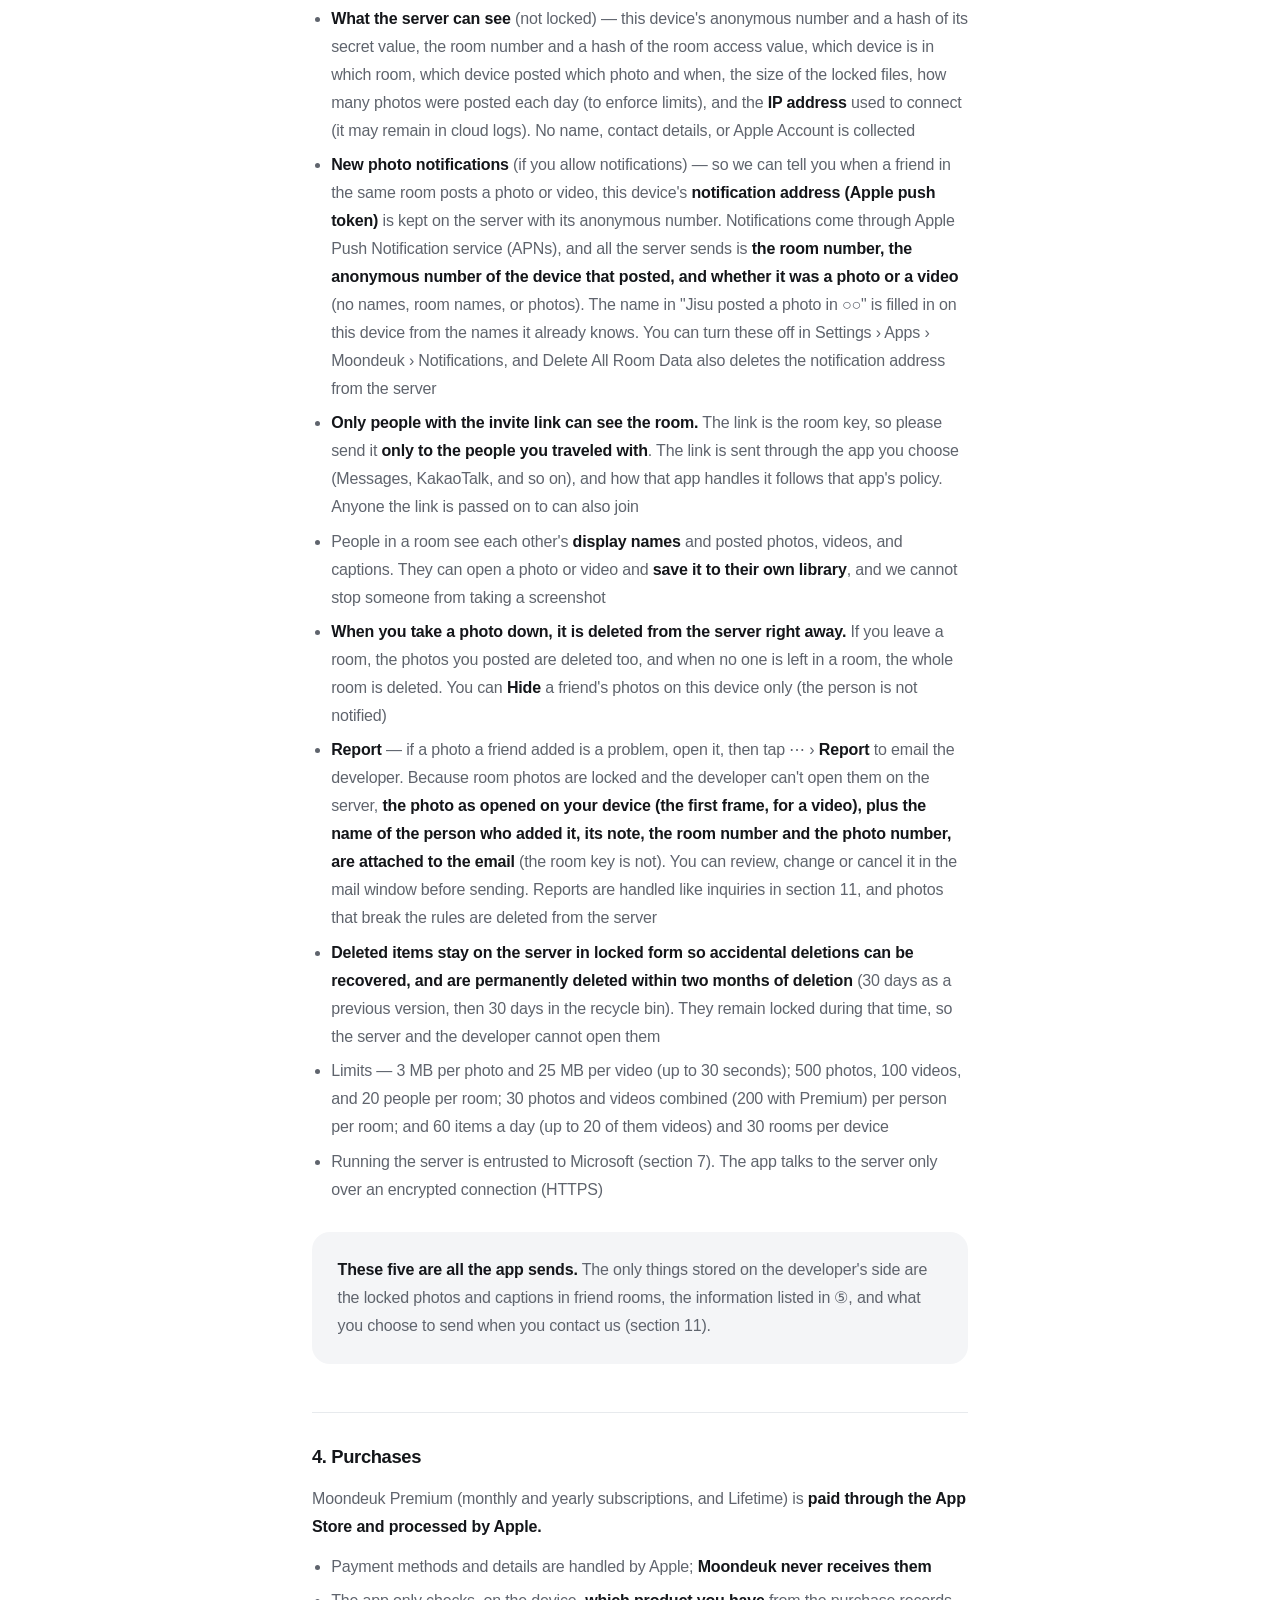
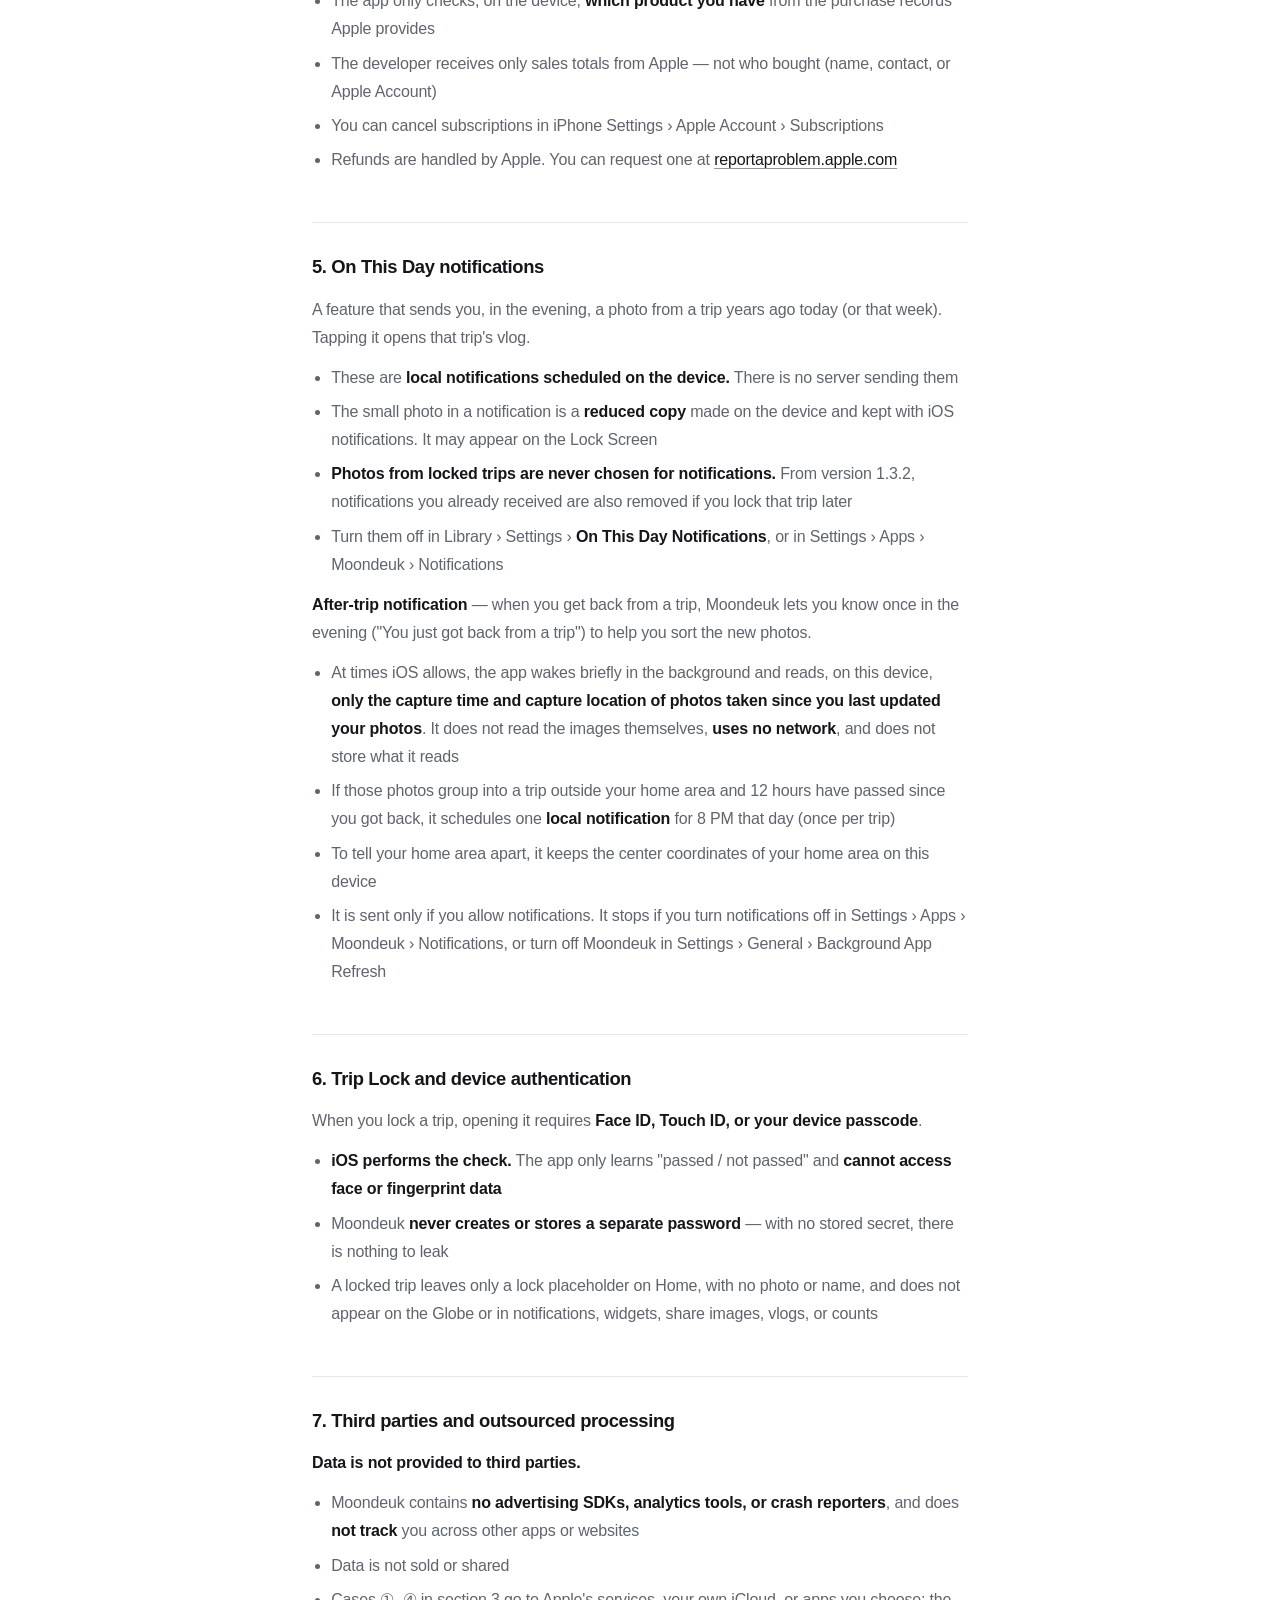
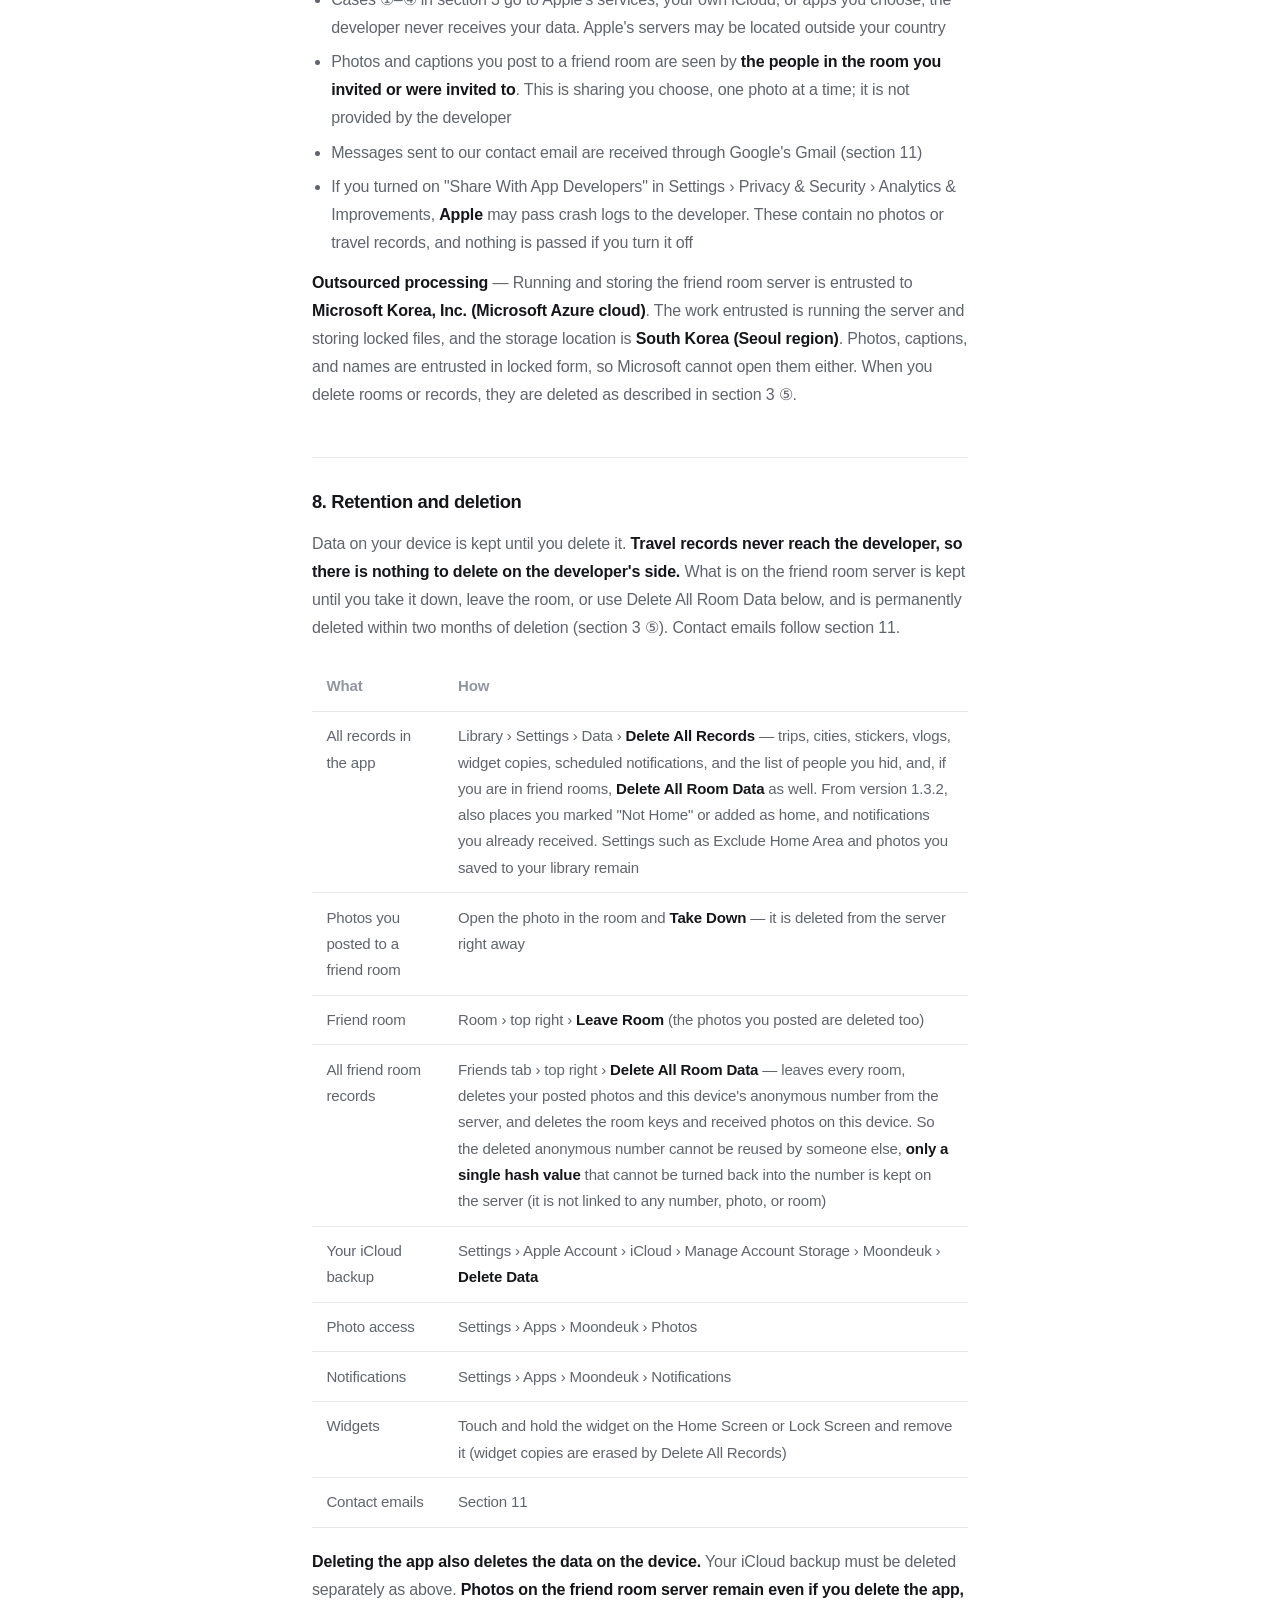
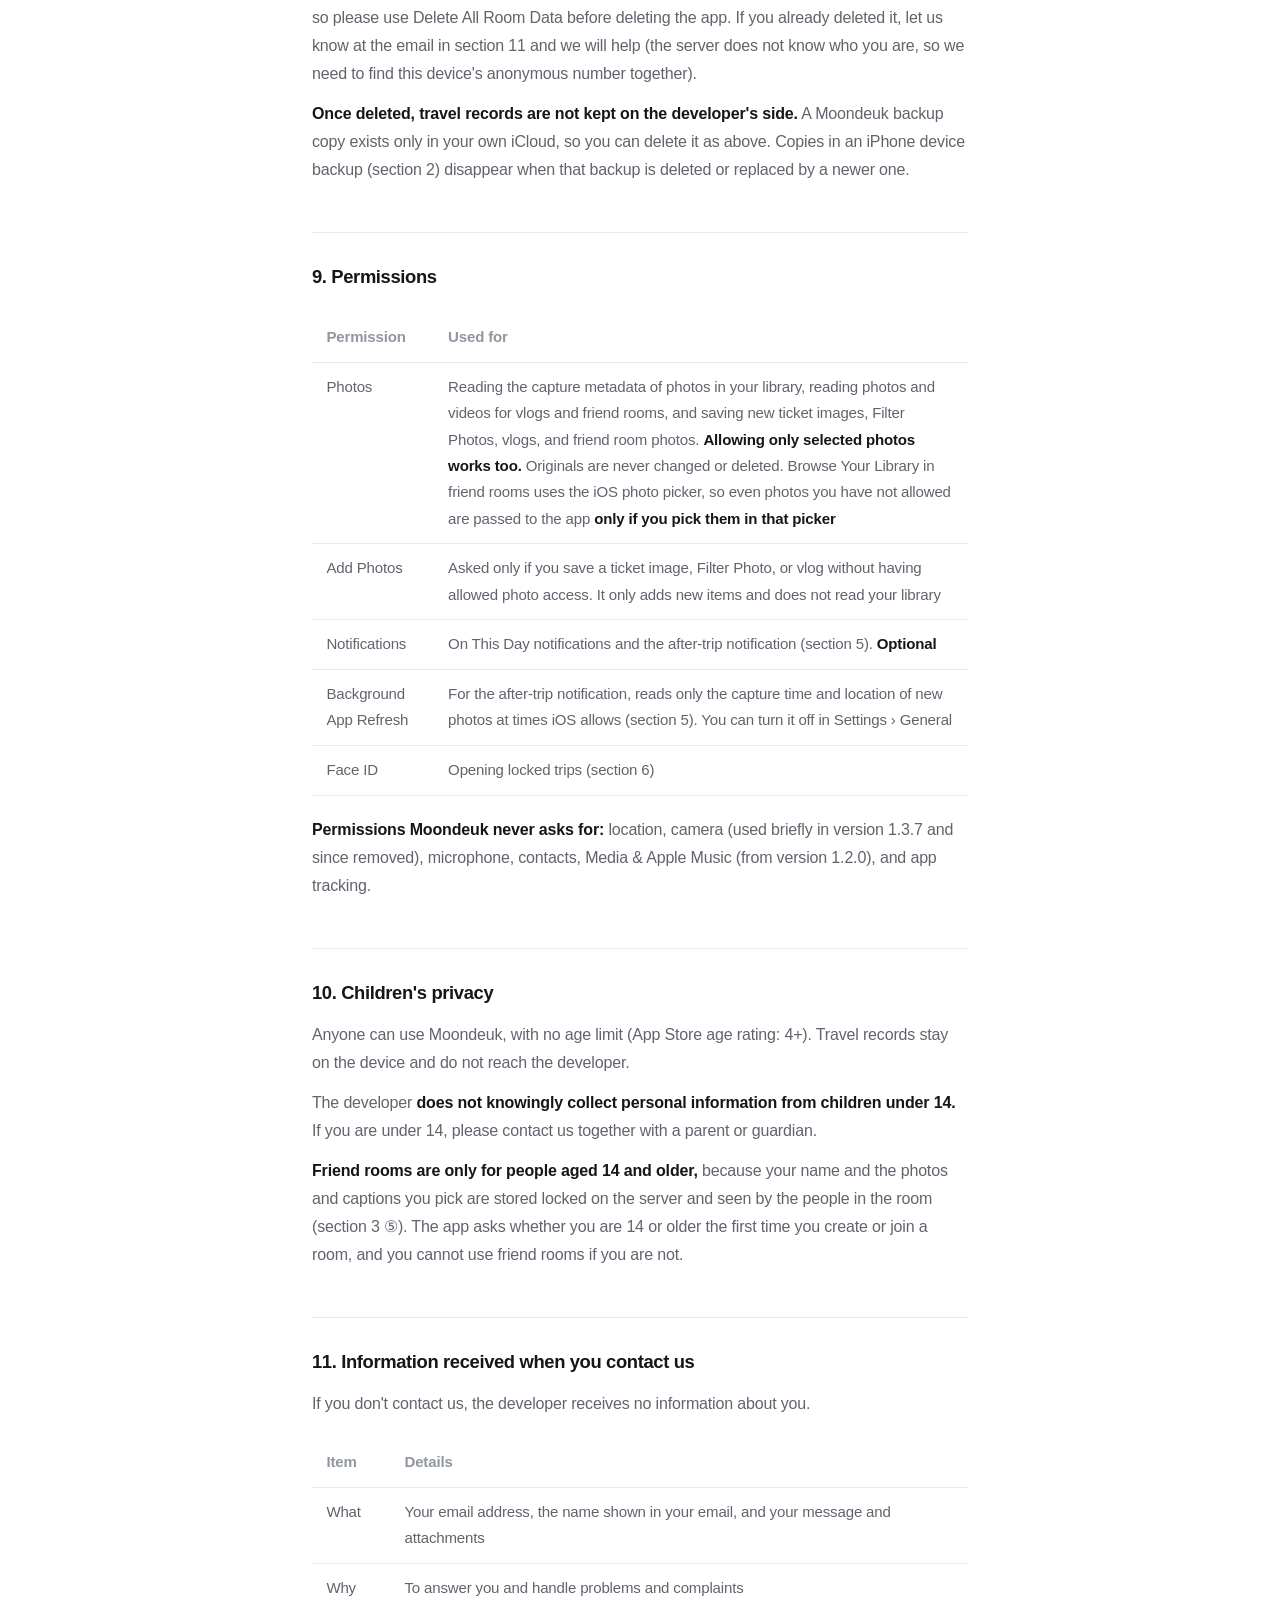
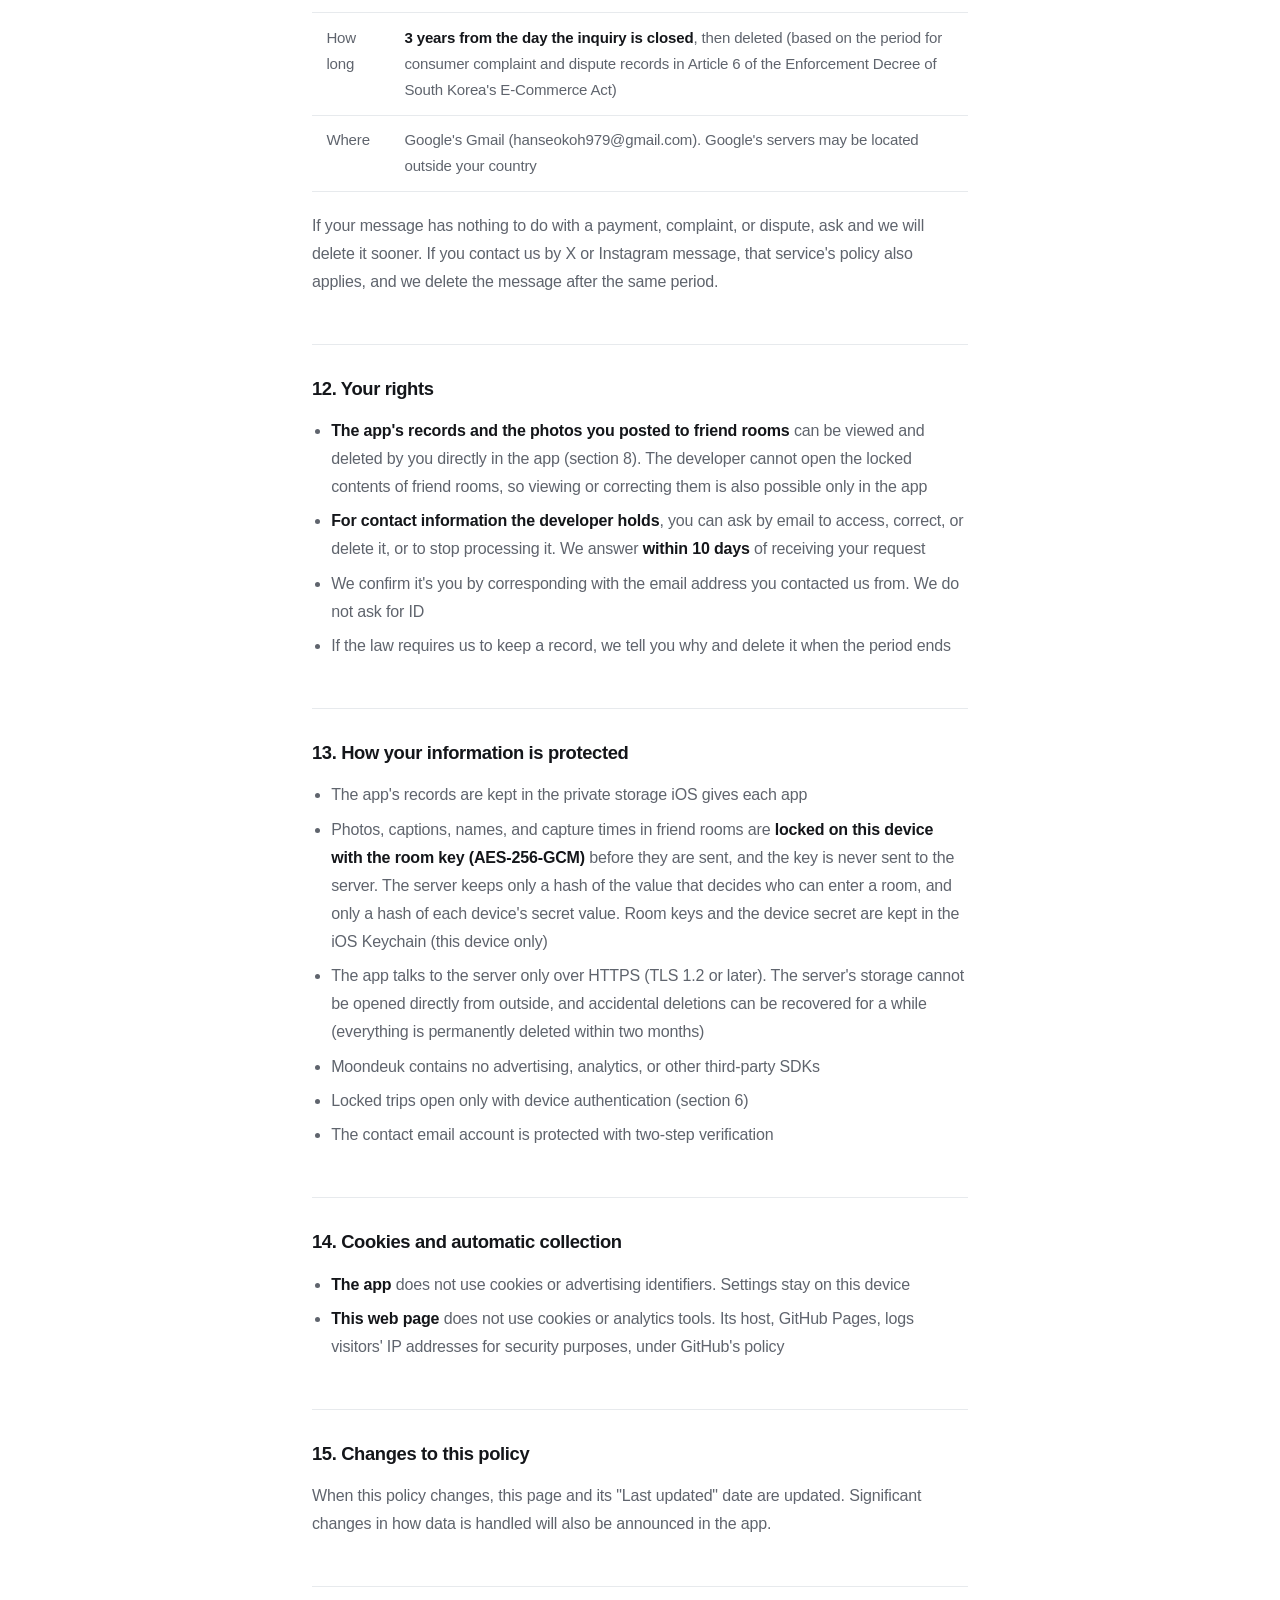
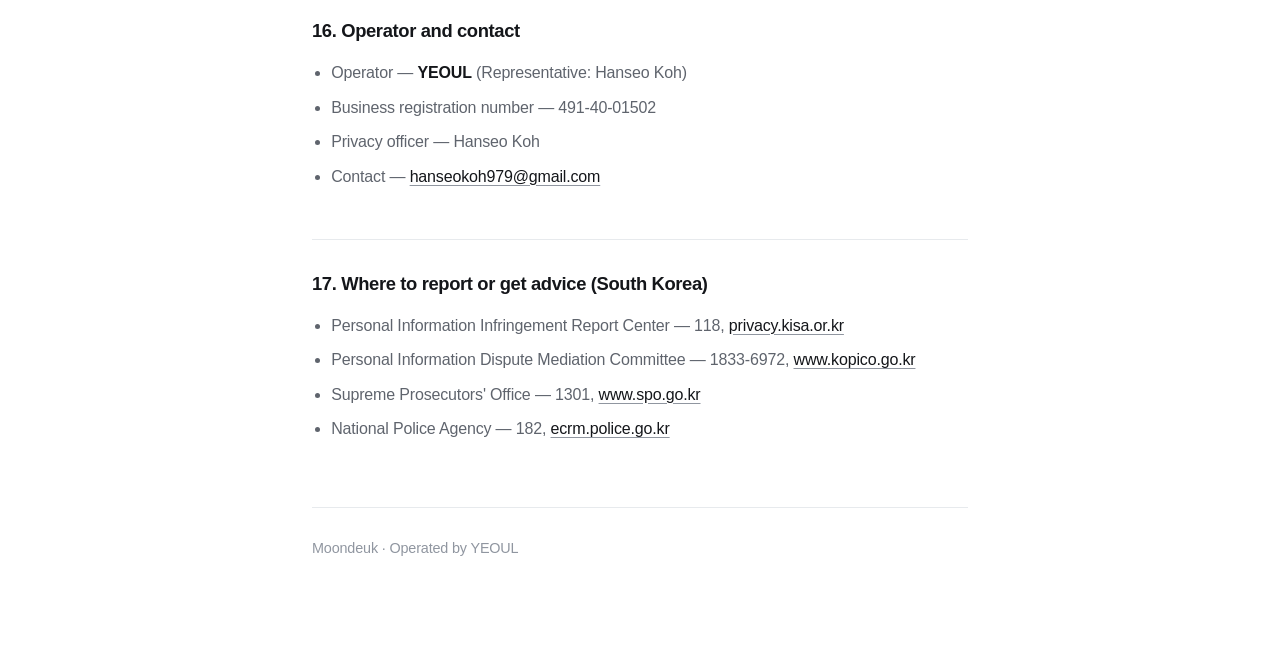
<file: privacy-ios-en.html>
<!DOCTYPE html>
<html lang="en">
<head>
<meta charset="utf-8">
<meta name="viewport" content="width=device-width, initial-scale=1">
<title>Moondeuk Privacy Policy (iPhone)</title>
<meta name="description" content="What Moondeuk for iPhone reads, where it keeps it, and when anything leaves your device.">
<link rel="stylesheet" href="style.css">
</head>
<body>
<div class="wrap">

  <a class="mark" href="./"><span class="b">[</span>Moondeuk<span class="c">]</span></a>

  <h1>Privacy Policy (iPhone)</h1>
  <p class="meta">Last updated: November 21, 2026 · <a href="privacy-ios.html">한국어</a> · <a href="privacy-ios-ja.html">日本語</a></p>

  <p>Moondeuk reads where and when the photos in your library were taken to build a travel map, and makes a
     short vlog for each trip. This page lists, without exception, <strong>what Moondeuk for iPhone
     reads, where it keeps it, and when anything leaves your device</strong>. If this English translation and the
     <a href="privacy-ios.html">Korean original</a> differ, the Korean original applies.</p>

  <div class="card">
    <p><strong>Your travel records stay on this device.</strong> The developer neither receives nor keeps the travel records made in the app. There are no accounts to sign up for.</p>
    <p><strong>Only when you use friend rooms</strong> are the photos and videos you pick and the captions you write stored on <strong>a server run by Yeoul</strong>. Photos, videos, captions, room names, and your display name are
       <strong>locked with the room key on this device before they are sent, so the server and the developer cannot open them.</strong> The key exists only in the invite link. <strong>Photo locations are not sent</strong> (section 3 ⑤).</p>
    <p><strong>Your original photo files never leave your device.</strong> They are not included in backups either. When you share or post to a friend room,
       <strong>a newly drawn copy</strong> is sent instead of the original, with no photo location or device information (section 3 ④ and ⑤).</p>
    <p><strong>No ads, no analytics, and no tracking.</strong> The app's data is not sold or used for advertising.</p>
    <p>The app sends data off your device in <strong>five cases</strong>, all listed in section 3.</p>
  </div>

  <p class="lead-link"><a href="#delete"><strong>Want to delete your data?</strong> Section 8 lists how →</a></p>

  <h2>1. What Moondeuk reads</h2>
  <div class="scroll">
  <table>
    <tr><th>What</th><th>From</th><th>Why</th></tr>
    <tr>
      <td>Capture time, <strong>photo location</strong>, original file name</td>
      <td>The metadata of photos in your library</td>
      <td>To work out when and where you traveled and draw your map</td>
    </tr>
    <tr>
      <td>iCloud Photos identifier</td>
      <td>Your photo library (if you use iCloud Photos)</td>
      <td>To find the same photos again when restoring a backup on a new iPhone</td>
    </tr>
    <tr>
      <td>Photo images and videos</td>
      <td>Your photo library</td>
      <td>Only <strong>to show them on screen</strong>, <strong>when you share</strong> (section 3 ④), <strong>to attach to On This Day notifications</strong> (section 5),
          <strong>to make photo stickers for the Globe tab</strong> (cutting out the subject of a photo — done only on this device),
          <strong>to apply filters</strong> (done only on this device),
          <strong>to make vlogs</strong> (joining a trip's photos, the moving part of Live Photos, and videos taken there — done only on this device),
          and <strong>to show them in widgets</strong> (section 2)</td>
    </tr>
    <tr>
      <td>Trip names and similar</td>
      <td>What you type in</td>
      <td></td>
    </tr>
    <tr>
      <td>Your display name, room names, and the short captions you add to photos in friend rooms</td>
      <td>What you type in (if you use friend rooms)</td>
      <td>To show the people in the room who posted each photo and what it is about. They are locked before being sent to the server (section 3 ⑤)</td>
    </tr>
    <tr>
      <td>Photos, captions, and names posted to a friend room</td>
      <td>The friend room server (if you are in a room)</td>
      <td>To show the photos the people in the room added. They are unlocked on this device with the room key after they arrive</td>
    </tr>
  </table>
  </div>
  <ul>
    <li><strong>Moondeuk never moves, deletes, or changes your photos.</strong> The only things it adds to your library are <strong>one ticket image when you tap Save Ticket under a ticket on Home</strong>,
        <strong>one new photo when you tap Save to Photos in the Filter tab or a ticket's filter</strong>, <strong>one new video when you tap Save on a vlog</strong>, and
        <strong>one photo when you open a photo in a friend room and tap Save</strong> — the originals stay as they are,
        and new photos and videos <strong>do not include a location</strong> (for Filter Photos, only the date taken is kept the same as the original; ticket images are newly drawn by Moondeuk on this device).</li>
    <li><strong>Moondeuk does not ask for your device's location (GPS).</strong> It only reads the location already stored in your photos.</li>
    <li><strong>Moondeuk does not read other apps' notifications or the music they are playing.</strong> Adding songs, which earlier versions had (importing a song from
        Apple Music and receiving songs shared from music apps), was removed in version 1.2.0 in October 2026.</li>
    <li><strong>What's in your photos is read only on this device.</strong> To choose filters and cut out stickers, Moondeuk uses Apple's on-device Vision features to find the type of scene (sea, sunset, food, and so on)
        and <strong>where</strong> people, faces, animals, and subjects are. It <strong>does not recognize who anyone is</strong> and does not send the results anywhere. The only thing kept on the device is the cut-out sticker image.</li>
  </ul>

  <h2>2. Where your data is stored</h2>
  <p><strong>By default, on this device only</strong>, in storage that only Moondeuk can read.</p>
  <p><strong>Only if you use Moondeuk's backup</strong>, a copy of your travel records is also stored in <strong>your own iCloud</strong>, in a
     <strong>private area for this app</strong> that other apps cannot read — and <strong>neither can the developer</strong>.</p>
  <p>A backup contains:</p>
  <ul>
    <li>Trips (dates, names, hidden and locked flags), cities (name, country, representative coordinates), and songs you saved in an earlier version or in the Android version (included as they are, if any remain)</li>
    <li>For each photo on your map: capture time and coordinates, references used to find the photo again (photo library ID, iCloud Photos identifier, original file name), and trash flags</li>
    <li>Settings — your home area radius and coordinates of places you marked "Not Home" or added as home (plus the music app you chose in an earlier version or in the Android version, if any)</li>
  </ul>
  <p><strong>Not included: original photos, photo images, globe stickers, Filter Photos, vlogs, or widget copies.</strong> Filter Photos are saved to your photo library as new photos;
     Moondeuk keeps only their library IDs on this device. A globe sticker is a small copy of a photo's subject, cut out on this device.
     A vlog is made on the device the first time you open it and kept in <strong>a temporary folder (cache) on this device</strong> to be reused. iOS may clear it when storage runs low, and Delete All Records erases it.
     The list of photos you pick for a vlog and the list of photos you dim on the globe also stay on this device.
     Any video of you that an earlier version (1.3.7) copied into the app's own storage on this device for the first scene of a vlog is erased the first time you open a version without that feature.</p>
  <p><strong>If you use friend rooms:</strong> photos and captions posted to a room are stored <strong>in locked form</strong> on <strong>the friend room server run by Yeoul</strong> (Microsoft Azure, Seoul, South Korea) (section 3 ⑤).
     On this device, Moondeuk keeps <strong>the room keys</strong> for the rooms you are in and <strong>an anonymous number and secret value</strong> identifying this device in the iOS Keychain (a this-device-only item),
     the room photos it receives and unlocks in <strong>a temporary folder (cache)</strong>, and the list of people you hid and your display name in the app's own storage. None of these is included in Moondeuk backups.
     Delete All Room Data (top right of the Friends tab) or Delete All Records erases them, together with your photos on the server (section 8).</p>
  <p>To show <strong>Home Screen and Lock Screen widgets</strong>, Moondeuk keeps <strong>small, downsized copies of a few photos</strong> from the trips each day will show
     over the coming 30 days, along with the city name and trip dates and a globe image drawn by the app, in <strong>an app group container on this device</strong> (a place only
     Moondeuk and its widgets can read). <strong>Locked and hidden trips are not included.</strong> These are erased by Delete All Records and are not included in backups.</p>
  <p><strong>iPhone backups:</strong> if iCloud Backup or computer backups are on for your iPhone, the app's data on this device <strong>may be included in those iOS device backups.</strong>
     They are separate from Moondeuk's backup and are managed through your Apple Account and device settings. The developer cannot see them.</p>

  <h2>3. When data leaves your device — five cases</h2>

  <h3>① Finding place names (everyone)</h3>
  <p>Coordinates alone don't say "Busan" or "Kyoto", so Moondeuk <strong>asks Apple's location service (geocoding) about representative coordinates.</strong></p>
  <ul>
    <li>It does not ask about each photo — <strong>one representative coordinate per city</strong></li>
    <li>In South Korea, if photos grouped as one city span two cities or counties, it also asks about <strong>one representative coordinate per area of about 5 km</strong>
        where photos gather, so region names match where the photos were taken. Each area is asked only once and remembered on the device</li>
    <li>Places detected as your home area are also asked about <strong>once each</strong>, to show a neighborhood name. Places in the list of major world cities built into the app
        are not asked about; the list's name is used</li>
    <li>City names on <strong>tickets</strong> in the Globe tab, in <strong>vlogs</strong>, and in <strong>widgets</strong> are written in English, so the first time one is drawn, Moondeuk asks
        <strong>once more for the English name, using the same representative coordinate</strong> (cities in the built-in list and names already received in English are not asked about)</li>
    <li>Names, once received, are kept on the device and not asked again</li>
    <li><strong>No photos are sent</strong></li>
    <li>This is handled by Apple under Apple's privacy policy</li>
  </ul>

  <h3>② Maps in trip details</h3>
  <p>When you open a trip or city, an <strong>Apple map</strong> appears at the top. To draw this map, <strong>map tiles for the visible area are downloaded from Apple</strong>,
     so Apple can tell which area's map was requested.</p>
  <ul>
    <li>Photo markers are placed on the map on the device — <strong>no photos are sent</strong></li>
    <li><strong>The globes in the Globe tab, vlogs, and widgets are drawn from map data built into the app.</strong> Drawing the globe uses no network (only English city names are asked about, as in ①)</li>
    <li>This is handled by Apple under Apple's privacy policy</li>
  </ul>

  <h3>③ iCloud backup (only if you back up)</h3>
  <p>The contents described in section 2 are sent to <strong>your own iCloud</strong>. This <strong>includes the coordinates of places you traveled.</strong>
     The app talks to iCloud directly, never through a developer server.</p>
  <ul>
    <li>Backups are <strong>not automatic.</strong> One is uploaded <strong>each time you tap Back Up Now</strong> in Library › Settings › Backup</li>
    <li><strong>Restore</strong> downloads the backup from your iCloud and replaces the records on this device</li>
    <li>When you first open Moondeuk on a new iPhone, it <strong>checks once whether your iCloud has a Moondeuk backup</strong>, and if so asks whether to restore it</li>
  </ul>

  <h3>④ Sharing (only when you tap Share)</h3>
  <p>When you tap Share, <strong>an image or video newly drawn on the device</strong> is handed to the iOS share sheet, and <strong>the app you choose</strong>
     (Messages, social apps, Save Image, and so on) receives it. The one thing you can share is a <strong>vlog</strong>:</p>
  <ul>
    <li><strong>Vlog</strong> (from Vlog in trip details, or ▶ in city details) — photos from that trip or city, the moving part of Live Photos, videos, the city name (in English), and the city's place on a globe drawn by the app. No dates are shown and there is no sound</li>
  </ul>
  <p>A shared vlog:</p>
  <ul>
    <li><strong>No photo location (GPS) or other original metadata is included.</strong> It is a newly drawn image or video, not the original file. Capture time is shown only to the day</li>
    <li><strong>Photos, city names, and routes of locked trips are never included</strong></li>
    <li>Moondeuk does not send it anywhere itself or keep a copy. How the receiving app handles it follows that app's policy</li>
  </ul>
  <h3>⑤ Friend rooms (only if you create or join one)</h3>
  <p>In the Friends tab you can create a <strong>room</strong> with friends you traveled with and send an invite link, or join a room through a link a friend sent you, and then add the photos you liked from that trip for each other.
     Rooms go through <strong>a server run by Yeoul</strong> (Microsoft Azure cloud, <strong>Seoul, South Korea</strong> region). There are no accounts; the first time you use rooms, this device creates
     <strong>an anonymous number</strong> for itself. Friend rooms are <strong>only for people aged 14 and older</strong>, and the app asks the first time you create or join a room (section 10).
</p>
  <ul>
    <li><strong>Photos are never posted automatically.</strong> Items are posted only when you tap Add Photos in a room, pick photos or videos, and tap Post</li>
    <li><strong>Everything is locked before it is sent.</strong> Each room has a <strong>room key</strong> (AES-256) created on the device, and the items below are locked with it before they are sent. The key exists
        <strong>only after the <code>#</code> in the invite link</strong> and is never sent to the server, so <strong>the server and the developer cannot open the locked contents</strong>
      <ul>
        <li>The photos you pick, <strong>redrawn as JPEGs with a long side of 1600 px (2560 px with Premium)</strong> — not the original files, and <strong>with no photo location or device information</strong></li>
        <li>The videos you pick, <strong>remade as videos of up to the first 30 seconds with a long side of 1920 px (with sound), plus a JPEG of the first frame</strong> — not the original files, and <strong>with no photo location or device information</strong></li>
        <li>The <strong>short caption</strong> you add to a photo or video (up to 150 characters), its <strong>capture time</strong> and aspect ratio, and a video's length</li>
        <li>The <strong>room name</strong> and the <strong>display name</strong> shown to the people in the room</li>
      </ul>
    </li>
    <li><strong>Not sent: photo locations (coordinates), city names, travel records, or any other photos in your library.</strong> The year sections in a room and the city name in its vlog are added by each person's device from its own records.
        The scenery in a photo may still reveal a place, so we recommend not posting photos that show your home or where you are staying</li>
    <li><strong>What the server can see</strong> (not locked) — this device's anonymous number and a hash of its secret value, the room number and a hash of the room access value, which device is in which room, which device posted which photo and when,
        the size of the locked files, how many photos were posted each day (to enforce limits), and the <strong>IP address</strong> used to connect (it may remain in cloud logs). No name, contact details, or Apple Account is collected</li>
    <li><strong>New photo notifications</strong> (if you allow notifications) — so we can tell you when a friend in the same room posts a photo or video, this device's <strong>notification address (Apple push token)</strong> is kept on the server with its anonymous number.
        Notifications come through Apple Push Notification service (APNs), and all the server sends is <strong>the room number, the anonymous number of the device that posted, and whether it was a photo or a video</strong> (no names, room names, or photos).
        The name in "Jisu posted a photo in ○○" is filled in on this device from the names it already knows. You can turn these off in Settings › Apps › Moondeuk › Notifications,
        and Delete All Room Data also deletes the notification address from the server</li>
    <li><strong>Only people with the invite link can see the room.</strong> The link is the room key, so please send it <strong>only to the people you traveled with</strong>. The link is sent through the app you choose (Messages, KakaoTalk, and so on),
        and how that app handles it follows that app's policy. Anyone the link is passed on to can also join</li>
    <li>People in a room see each other's <strong>display names</strong> and posted photos, videos, and captions. They can open a photo or video and <strong>save it to their own library</strong>, and we cannot stop someone from taking a screenshot</li>
    <li><strong>When you take a photo down, it is deleted from the server right away.</strong> If you leave a room, the photos you posted are deleted too, and when no one is left in a room, the whole room is deleted.
        You can <strong>Hide</strong> a friend's photos on this device only (the person is not notified)</li>
    <li><strong>Report</strong> — if a photo a friend added is a problem, open it, then tap ⋯ › <strong>Report</strong> to email the developer. Because room photos are locked and the developer can't open them on the server,
        <strong>the photo as opened on your device (the first frame, for a video), plus the name of the person who added it, its note, the room number and the photo number, are attached to the email</strong> (the room key is not). You can review, change or cancel it in the mail window before sending.
        Reports are handled like inquiries in section 11, and photos that break the rules are deleted from the server</li>
    <li><strong>Deleted items stay on the server in locked form so accidental deletions can be recovered, and are permanently deleted within two months of deletion</strong> (30 days as a previous version, then 30 days in the recycle bin). They remain locked during that time, so the server and the developer cannot open them</li>
    <li>Limits — 3 MB per photo and 25 MB per video (up to 30 seconds); 500 photos, 100 videos, and 20 people per room; 30 photos and videos combined (200 with Premium) per person per room; and 60 items a day (up to 20 of them videos) and 30 rooms per device</li>
    <li>Running the server is entrusted to Microsoft (section 7). The app talks to the server only over an encrypted connection (HTTPS)</li>
  </ul>

  <div class="card"><p><strong>These five are all the app sends.</strong> The only things stored on the developer's side are the locked photos and captions in friend rooms, the information listed in ⑤, and what you choose to send when you contact us (section 11).</p></div>

  <h2>4. Purchases</h2>
  <p>Moondeuk Premium (monthly and yearly subscriptions, and Lifetime) is <strong>paid through the App Store and processed by Apple.</strong></p>
  <ul>
    <li>Payment methods and details are handled by Apple; <strong>Moondeuk never receives them</strong></li>
    <li>The app only checks, on the device, <strong>which product you have</strong> from the purchase records Apple provides</li>
    <li>The developer receives only sales totals from Apple — not who bought (name, contact, or Apple Account)</li>
    <li>You can cancel subscriptions in iPhone Settings › Apple Account › Subscriptions</li>
    <li>Refunds are handled by Apple. You can request one at <a href="https://reportaproblem.apple.com">reportaproblem.apple.com</a></li>
  </ul>

  <h2>5. On This Day notifications</h2>
  <p>A feature that sends you, in the evening, a photo from a trip years ago today (or that week). Tapping it opens that trip's vlog.</p>
  <ul>
    <li>These are <strong>local notifications scheduled on the device.</strong> There is no server sending them</li>
    <li>The small photo in a notification is a <strong>reduced copy</strong> made on the device and kept with iOS notifications. It may appear on the Lock Screen</li>
    <li><strong>Photos from locked trips are never chosen for notifications.</strong> From version 1.3.2, notifications you already received are also removed if you lock that trip later</li>
    <li>Turn them off in Library › Settings › <strong>On This Day Notifications</strong>, or in Settings › Apps › Moondeuk › Notifications</li>
  </ul>
  <p><strong>After-trip notification</strong> — when you get back from a trip, Moondeuk lets you know once in the evening ("You just got back from a trip") to help you sort the new photos.</p>
  <ul>
    <li>At times iOS allows, the app wakes briefly in the background and reads, on this device, <strong>only the capture time and capture location of photos taken since you last updated your photos</strong>.
        It does not read the images themselves, <strong>uses no network</strong>, and does not store what it reads</li>
    <li>If those photos group into a trip outside your home area and 12 hours have passed since you got back, it schedules one <strong>local notification</strong> for 8 PM that day (once per trip)</li>
    <li>To tell your home area apart, it keeps the center coordinates of your home area on this device</li>
    <li>It is sent only if you allow notifications. It stops if you turn notifications off in Settings › Apps › Moondeuk › Notifications, or turn off Moondeuk in Settings › General › Background App Refresh</li>
  </ul>

  <h2>6. Trip Lock and device authentication</h2>
  <p>When you lock a trip, opening it requires <strong>Face ID, Touch ID, or your device passcode</strong>.</p>
  <ul>
    <li><strong>iOS performs the check.</strong> The app only learns "passed / not passed" and <strong>cannot access face or fingerprint data</strong></li>
    <li>Moondeuk <strong>never creates or stores a separate password</strong> — with no stored secret, there is nothing to leak</li>
    <li>A locked trip leaves only a lock placeholder on Home, with no photo or name, and does not appear on the Globe or in notifications, widgets, share images, vlogs, or counts</li>
  </ul>

  <h2>7. Third parties and outsourced processing</h2>
  <p><strong>Data is not provided to third parties.</strong></p>
  <ul>
    <li>Moondeuk contains <strong>no advertising SDKs, analytics tools, or crash reporters</strong>, and does <strong>not track</strong> you across other apps or websites</li>
    <li>Data is not sold or shared</li>
    <li>Cases ①–④ in section 3 go to Apple's services, your own iCloud, or apps you choose; the developer never receives your data. Apple's servers may be located outside your country</li>
    <li>Photos and captions you post to a friend room are seen by <strong>the people in the room you invited or were invited to</strong>. This is sharing you choose, one photo at a time; it is not provided by the developer</li>
    <li>Messages sent to our contact email are received through Google's Gmail (section 11)</li>
    <li>If you turned on "Share With App Developers" in Settings › Privacy &amp; Security › Analytics &amp; Improvements, <strong>Apple</strong> may pass crash logs to the developer.
        These contain no photos or travel records, and nothing is passed if you turn it off</li>
  </ul>
  <p><strong>Outsourced processing</strong> — Running and storing the friend room server is entrusted to <strong>Microsoft Korea, Inc. (Microsoft Azure cloud)</strong>. The work entrusted is running the server and storing locked files,
     and the storage location is <strong>South Korea (Seoul region)</strong>. Photos, captions, and names are entrusted in locked form, so Microsoft cannot open them either. When you delete rooms or records, they are deleted as described in section 3 ⑤.</p>

  <h2 id="delete">8. Retention and deletion</h2>
  <p>Data on your device is kept until you delete it. <strong>Travel records never reach the developer, so there is nothing to delete on the developer's side.</strong> What is on the friend room server is kept until you take it down, leave the room,
     or use Delete All Room Data below, and is permanently deleted within two months of deletion (section 3 ⑤). Contact emails follow section 11.</p>
  <div class="scroll">
  <table>
    <tr><th>What</th><th>How</th></tr>
    <tr><td>All records in the app</td><td>Library › Settings › Data › <strong>Delete All Records</strong> — trips, cities, stickers, vlogs, widget copies, scheduled notifications, and the list of people you hid, and, if you are in friend rooms, <strong>Delete All Room Data</strong> as well. From version 1.3.2, also places you marked "Not Home" or added as home, and notifications you already received. Settings such as Exclude Home Area and photos you saved to your library remain</td></tr>
    <tr><td>Photos you posted to a friend room</td><td>Open the photo in the room and <strong>Take Down</strong> — it is deleted from the server right away</td></tr>
    <tr><td>Friend room</td><td>Room › top right › <strong>Leave Room</strong> (the photos you posted are deleted too)</td></tr>
    <tr><td>All friend room records</td><td>Friends tab › top right › <strong>Delete All Room Data</strong> — leaves every room, deletes your posted photos and this device's anonymous number from the server, and deletes the room keys and received photos on this device. So the deleted anonymous number cannot be reused by someone else, <strong>only a single hash value</strong> that cannot be turned back into the number is kept on the server (it is not linked to any number, photo, or room)</td></tr>
    <tr><td>Your iCloud backup</td><td>Settings › Apple Account › iCloud › Manage Account Storage › Moondeuk › <strong>Delete Data</strong></td></tr>
    <tr><td>Photo access</td><td>Settings › Apps › Moondeuk › Photos</td></tr>
    <tr><td>Notifications</td><td>Settings › Apps › Moondeuk › Notifications</td></tr>
    <tr><td>Widgets</td><td>Touch and hold the widget on the Home Screen or Lock Screen and remove it (widget copies are erased by Delete All Records)</td></tr>
    <tr><td>Contact emails</td><td>Section 11</td></tr>
  </table>
  </div>
  <p><strong>Deleting the app also deletes the data on the device.</strong> Your iCloud backup must be deleted separately as above. <strong>Photos on the friend room server remain even if you delete the app,</strong>
     so please use Delete All Room Data before deleting the app. If you already deleted it, let us know at the email in section 11 and we will help (the server does not know who you are, so we need to find this device's anonymous number together).</p>
  <p><strong>Once deleted, travel records are not kept on the developer's side.</strong> A Moondeuk backup copy exists only in your own iCloud, so you can delete it as above.
     Copies in an iPhone device backup (section 2) disappear when that backup is deleted or replaced by a newer one.</p>

  <h2>9. Permissions</h2>
  <div class="scroll">
  <table>
    <tr><th>Permission</th><th>Used for</th></tr>
    <tr><td>Photos</td><td>Reading the capture metadata of photos in your library, reading photos and videos for vlogs and friend rooms, and saving new ticket images, Filter Photos, vlogs, and friend room photos. <strong>Allowing only selected photos works too.</strong>
        Originals are never changed or deleted. Browse Your Library in friend rooms uses the iOS photo picker, so even photos you have not allowed are passed to the app <strong>only if you pick them in that picker</strong></td></tr>
    <tr><td>Add Photos</td><td>Asked only if you save a ticket image, Filter Photo, or vlog without having allowed photo access. It only adds new items and does not read your library</td></tr>
    <tr><td>Notifications</td><td>On This Day notifications and the after-trip notification (section 5). <strong>Optional</strong></td></tr>
    <tr><td>Background App Refresh</td><td>For the after-trip notification, reads only the capture time and location of new photos at times iOS allows (section 5). You can turn it off in Settings › General</td></tr>
    <tr><td>Face ID</td><td>Opening locked trips (section 6)</td></tr>
  </table>
  </div>
  <p><strong>Permissions Moondeuk never asks for:</strong> location, camera (used briefly in version 1.3.7 and since removed), microphone, contacts, Media &amp; Apple Music (from version 1.2.0), and app tracking.</p>

  <h2>10. Children's privacy</h2>
  <p>Anyone can use Moondeuk, with no age limit (App Store age rating: 4+). Travel records stay on the device and do not reach the developer.</p>
  <p>The developer <strong>does not knowingly collect personal information from children under 14.</strong> If you are under 14, please contact us together with a parent or guardian.</p>
  <p><strong>Friend rooms are only for people aged 14 and older,</strong> because your name and the photos and captions you pick are stored locked on the server and seen by the people in the room (section 3 ⑤).
     The app asks whether you are 14 or older the first time you create or join a room, and you cannot use friend rooms if you are not.</p>

  <h2>11. Information received when you contact us</h2>
  <p>If you don't contact us, the developer receives no information about you.</p>
  <div class="scroll">
  <table>
    <tr><th>Item</th><th>Details</th></tr>
    <tr><td>What</td><td>Your email address, the name shown in your email, and your message and attachments</td></tr>
    <tr><td>Why</td><td>To answer you and handle problems and complaints</td></tr>
    <tr><td>How long</td><td><strong>3 years from the day the inquiry is closed</strong>, then deleted (based on the period for consumer complaint and dispute records in Article 6 of the Enforcement Decree of South Korea's E-Commerce Act)</td></tr>
    <tr><td>Where</td><td>Google's Gmail (hanseokoh979@gmail.com). Google's servers may be located outside your country</td></tr>
  </table>
  </div>
  <p>If your message has nothing to do with a payment, complaint, or dispute, ask and we will delete it sooner. If you contact us by X or Instagram message, that service's policy also applies, and we delete the message after the same period.</p>

  <h2>12. Your rights</h2>
  <ul>
    <li><strong>The app's records and the photos you posted to friend rooms</strong> can be viewed and deleted by you directly in the app (section 8). The developer cannot open the locked contents of friend rooms, so viewing or correcting them is also possible only in the app</li>
    <li><strong>For contact information the developer holds</strong>, you can ask by email to access, correct, or delete it, or to stop processing it. We answer <strong>within 10 days</strong> of receiving your request</li>
    <li>We confirm it's you by corresponding with the email address you contacted us from. We do not ask for ID</li>
    <li>If the law requires us to keep a record, we tell you why and delete it when the period ends</li>
  </ul>

  <h2>13. How your information is protected</h2>
  <ul>
    <li>The app's records are kept in the private storage iOS gives each app</li>
    <li>Photos, captions, names, and capture times in friend rooms are <strong>locked on this device with the room key (AES-256-GCM)</strong> before they are sent, and the key is never sent to the server. The server keeps only a hash of the value
        that decides who can enter a room, and only a hash of each device's secret value. Room keys and the device secret are kept in the iOS Keychain (this device only)</li>
    <li>The app talks to the server only over HTTPS (TLS 1.2 or later). The server's storage cannot be opened directly from outside, and accidental deletions can be recovered for a while (everything is permanently deleted within two months)</li>
    <li>Moondeuk contains no advertising, analytics, or other third-party SDKs</li>
    <li>Locked trips open only with device authentication (section 6)</li>
    <li>The contact email account is protected with two-step verification</li>
  </ul>

  <h2>14. Cookies and automatic collection</h2>
  <ul>
    <li><strong>The app</strong> does not use cookies or advertising identifiers. Settings stay on this device</li>
    <li><strong>This web page</strong> does not use cookies or analytics tools. Its host, GitHub Pages, logs visitors' IP addresses for security purposes, under GitHub's policy</li>
  </ul>

  <h2>15. Changes to this policy</h2>
  <p>When this policy changes, this page and its "Last updated" date are updated. Significant changes in how data is handled will also be announced in the app.</p>

  <h2>16. Operator and contact</h2>
  <ul>
    <li>Operator — <strong>YEOUL</strong> (Representative: Hanseo Koh)</li>
    <li>Business registration number — 491-40-01502</li>
    <li>Privacy officer — Hanseo Koh</li>
    <li>Contact — <a href="mailto:hanseokoh979@gmail.com">hanseokoh979@gmail.com</a></li>
  </ul>

  <h2>17. Where to report or get advice (South Korea)</h2>
  <ul>
    <li>Personal Information Infringement Report Center — 118, <a href="https://privacy.kisa.or.kr">privacy.kisa.or.kr</a></li>
    <li>Personal Information Dispute Mediation Committee — 1833-6972, <a href="https://www.kopico.go.kr">www.kopico.go.kr</a></li>
    <li>Supreme Prosecutors' Office — 1301, <a href="https://www.spo.go.kr">www.spo.go.kr</a></li>
    <li>National Police Agency — 182, <a href="https://ecrm.police.go.kr">ecrm.police.go.kr</a></li>
  </ul>

  <footer><span class="meta">Moondeuk · Operated by YEOUL</span></footer>

</div>
</body>
</html>
</file>
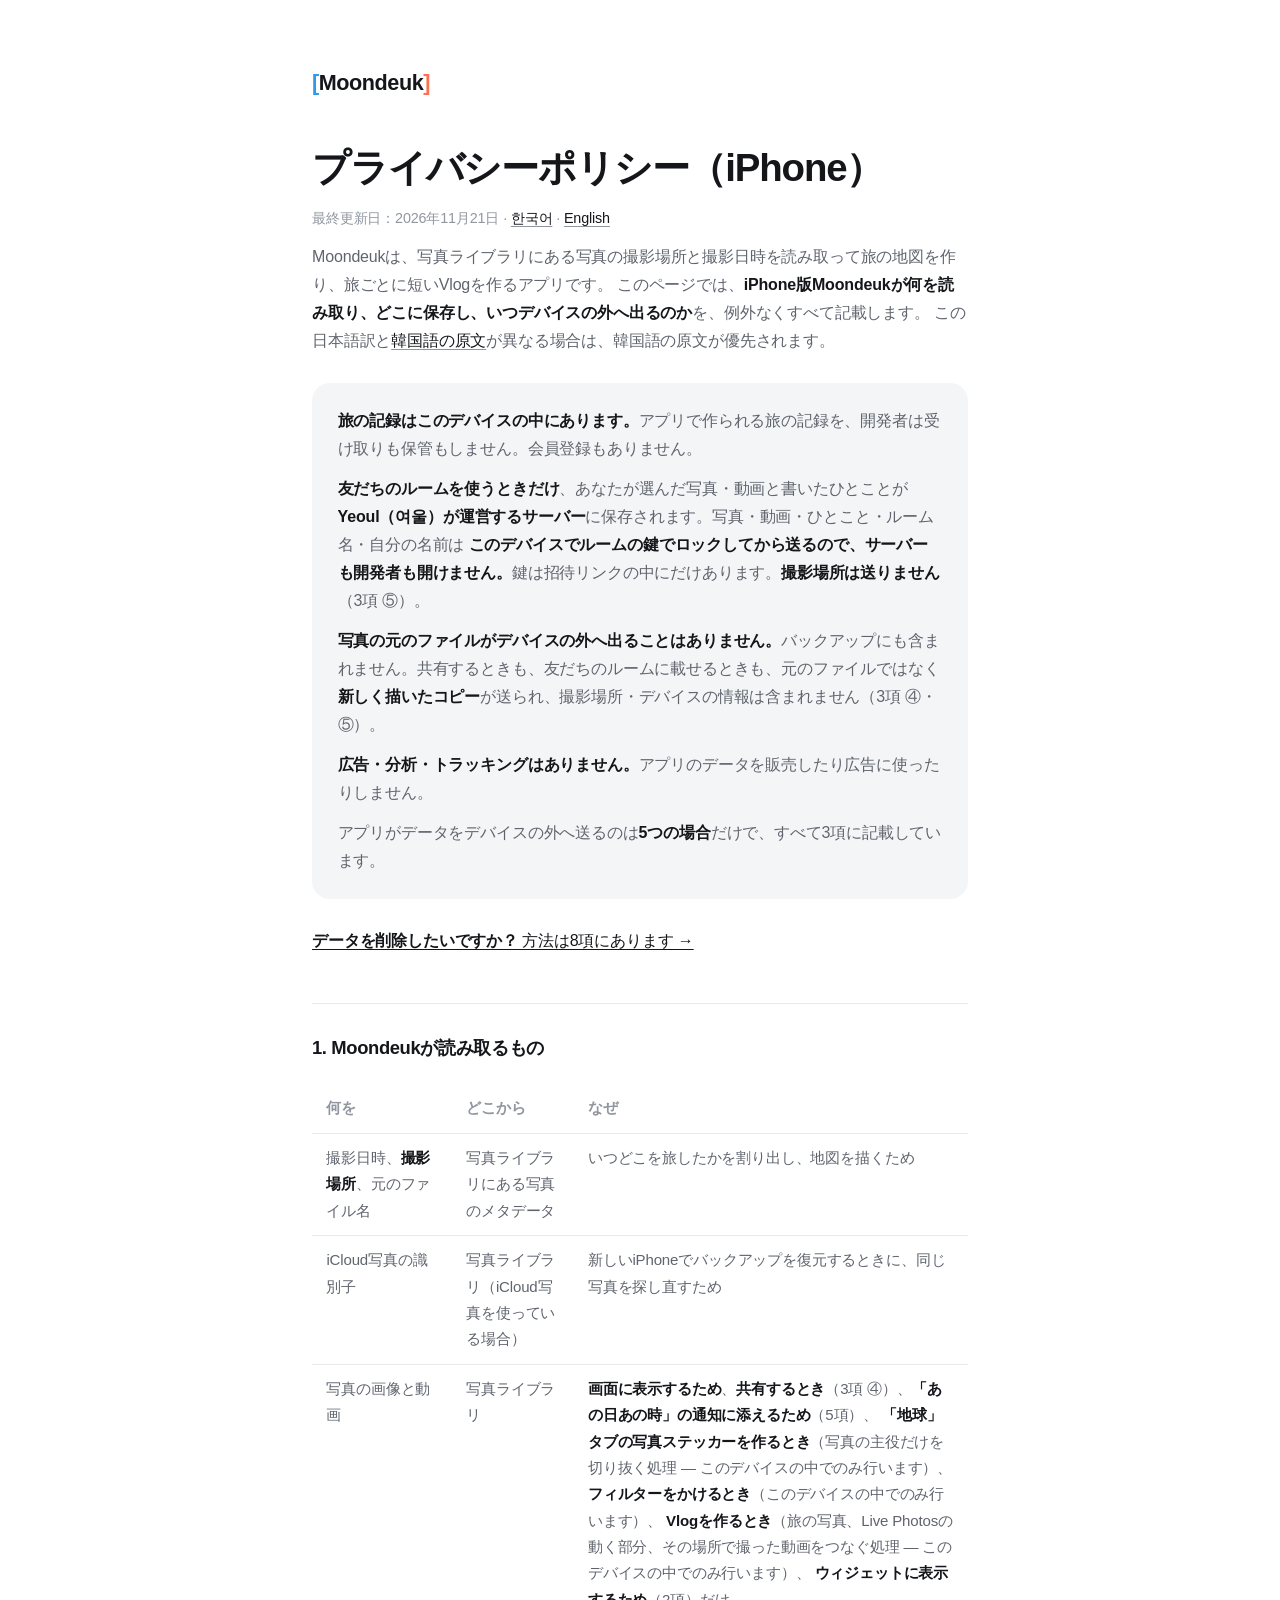
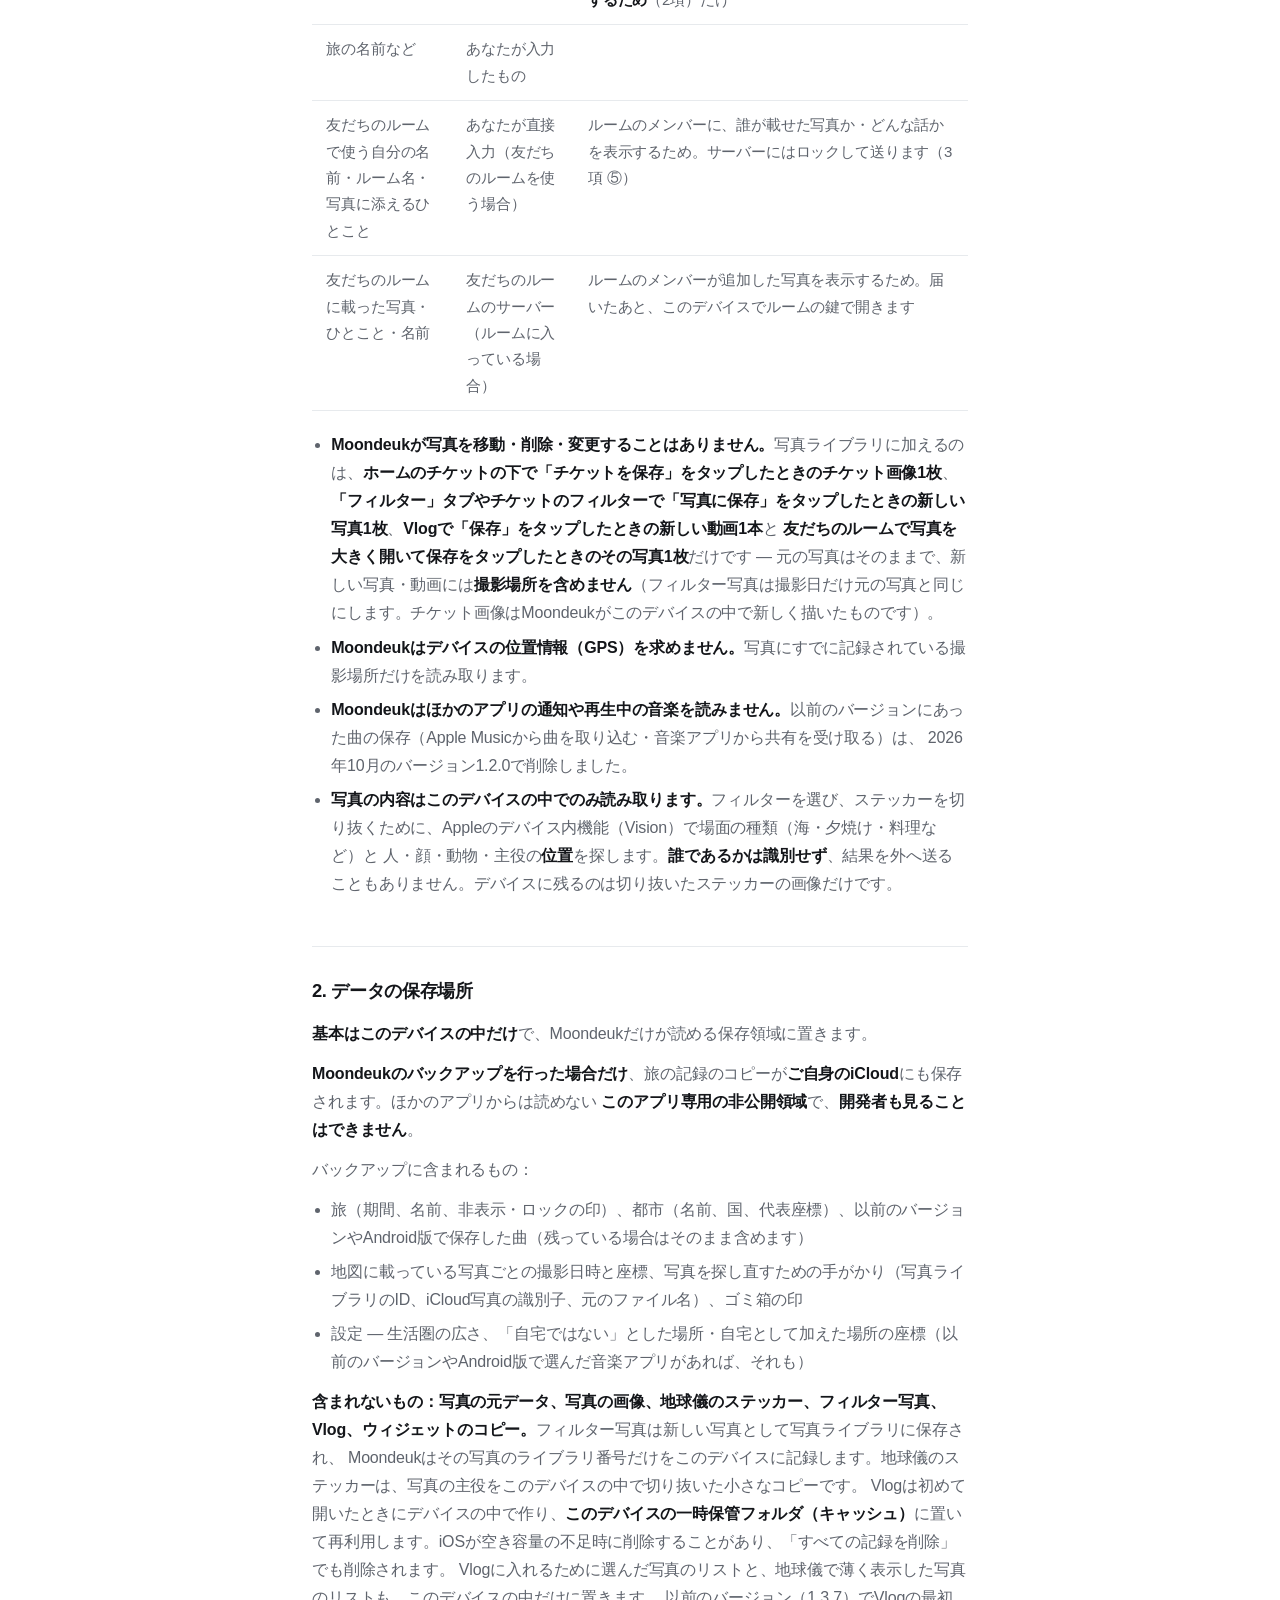
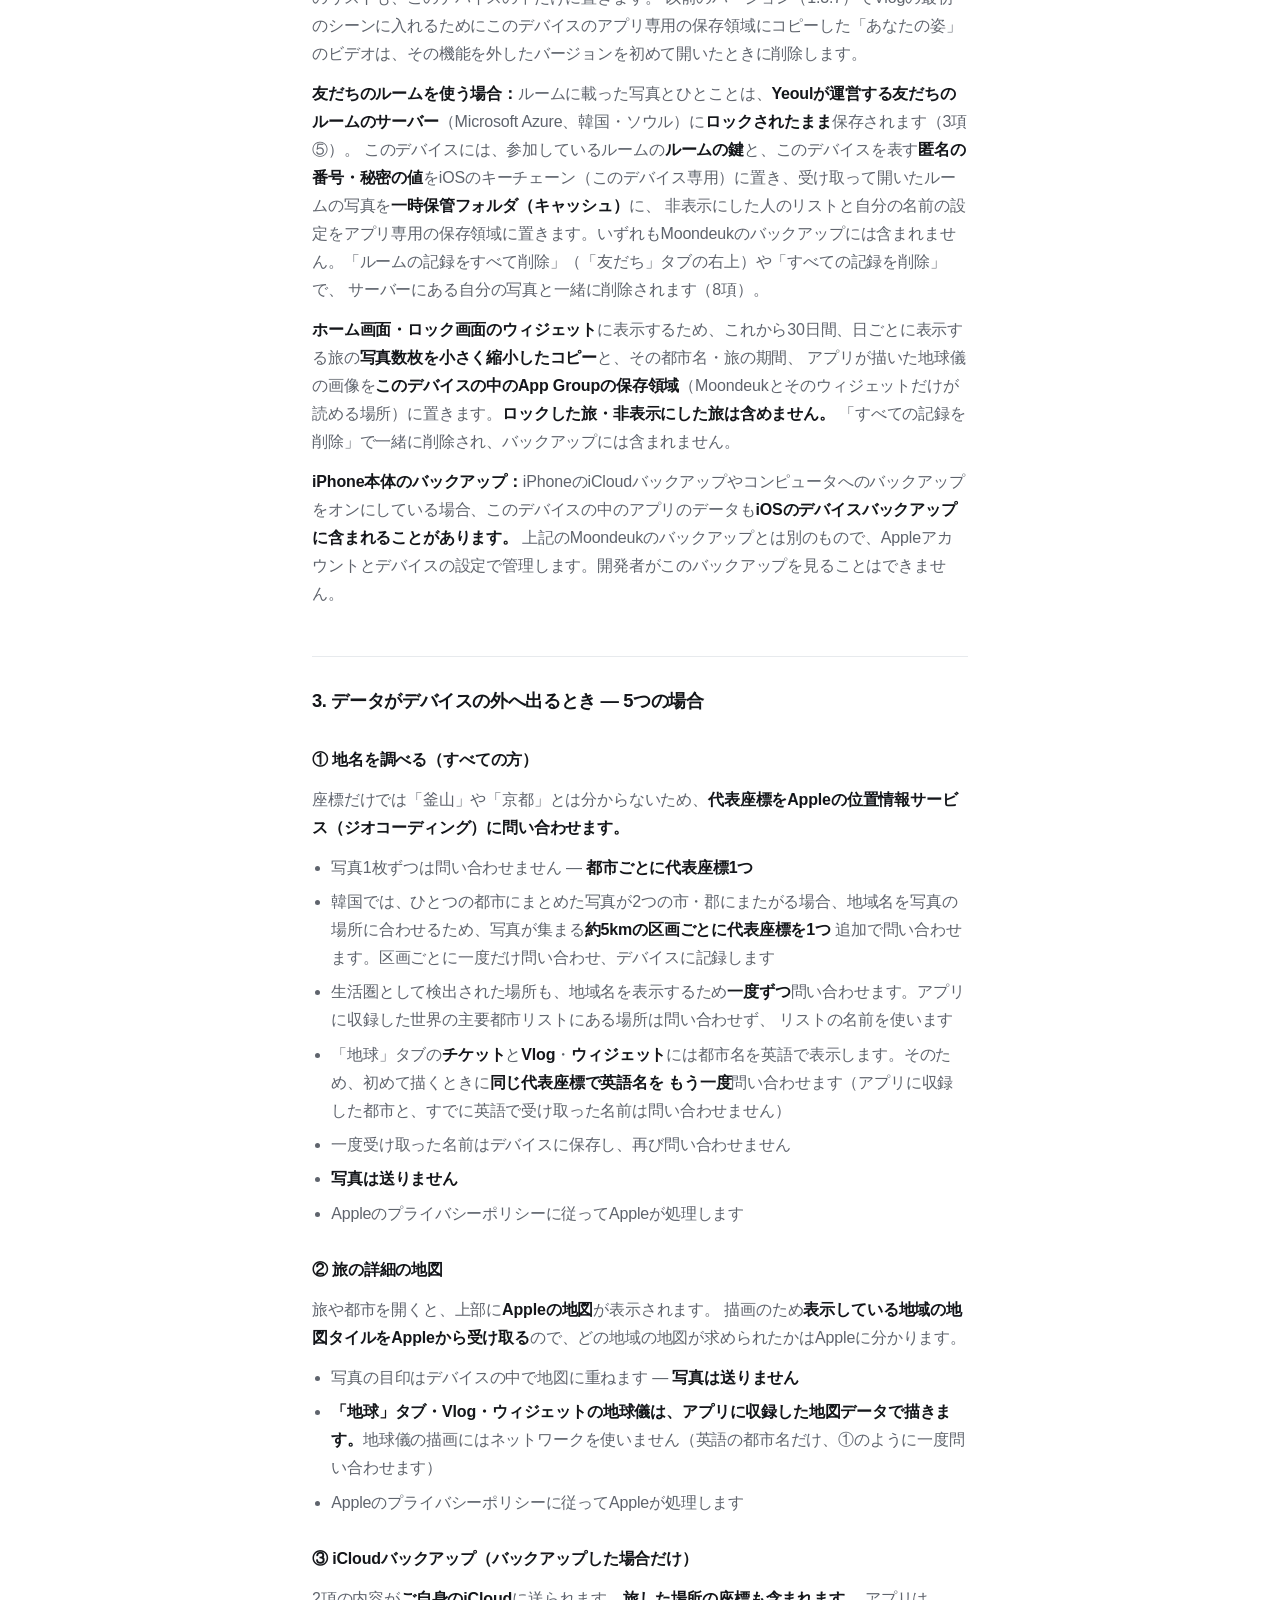
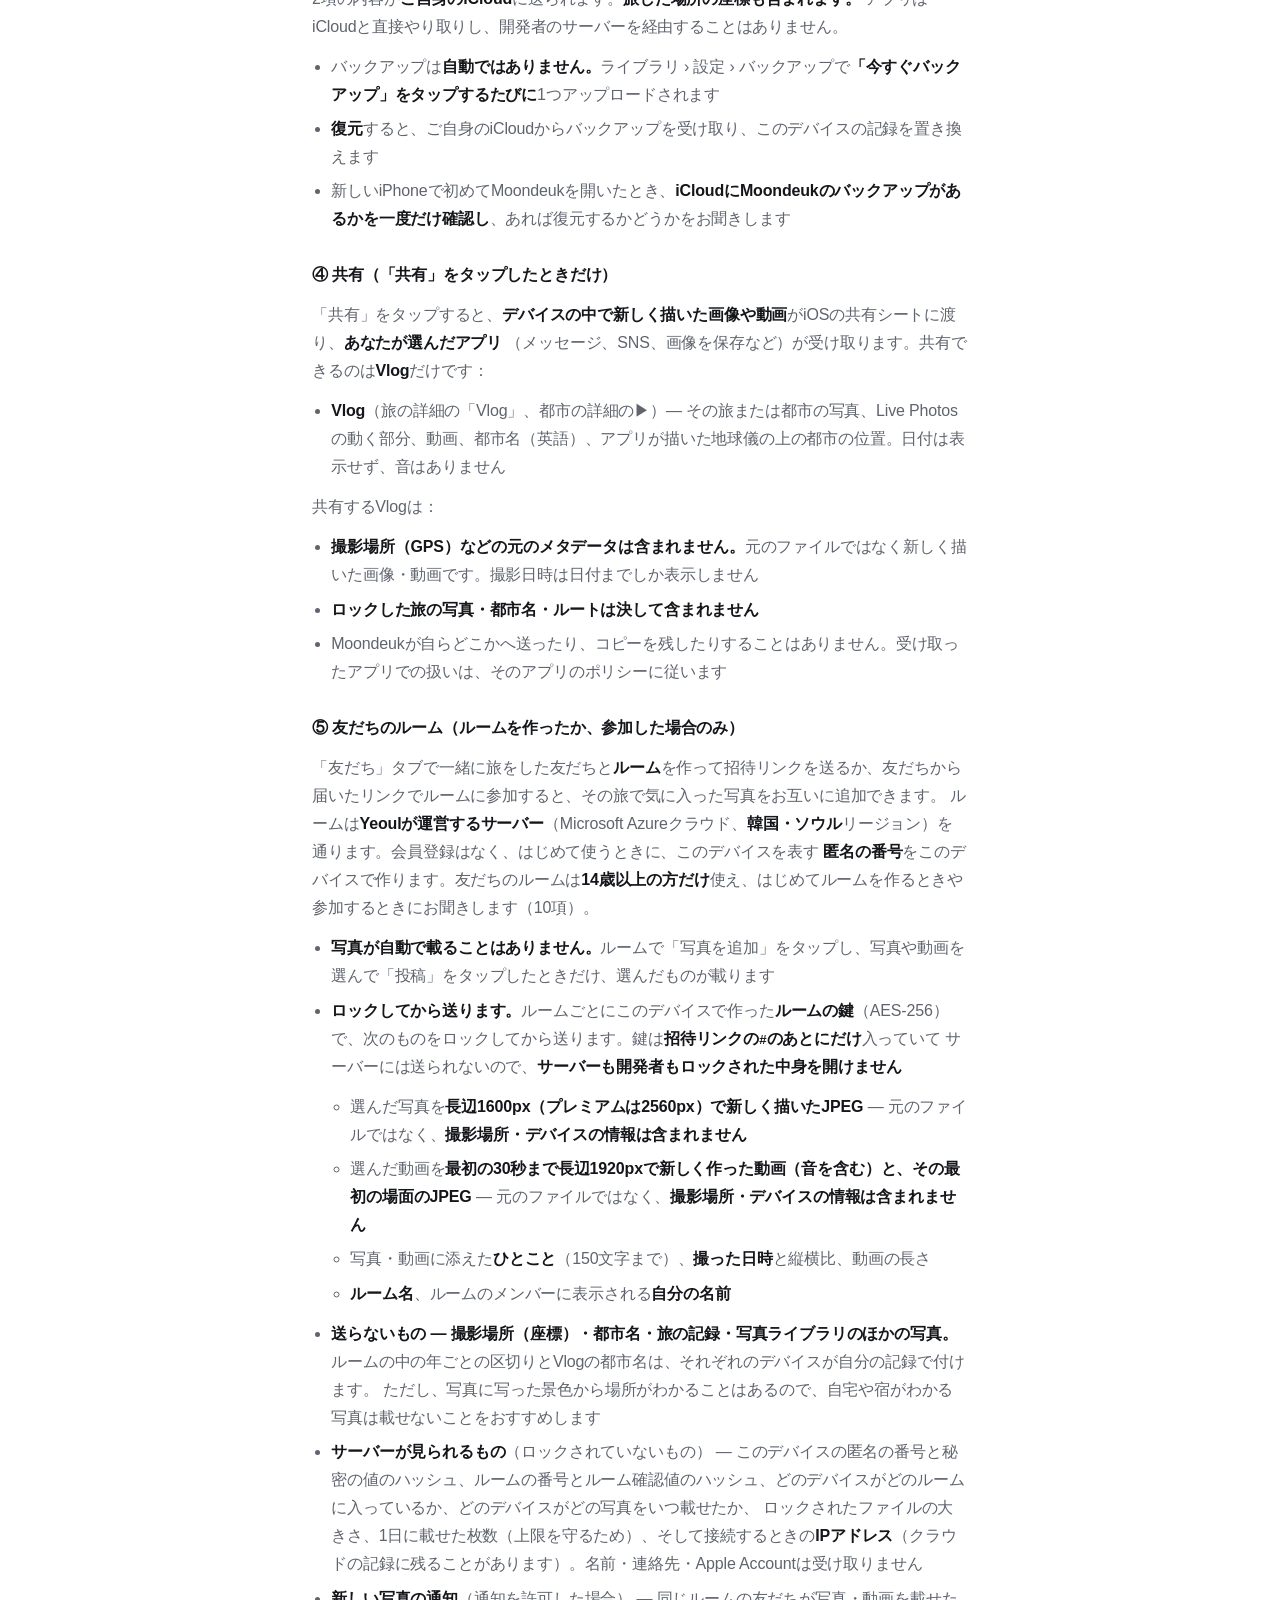
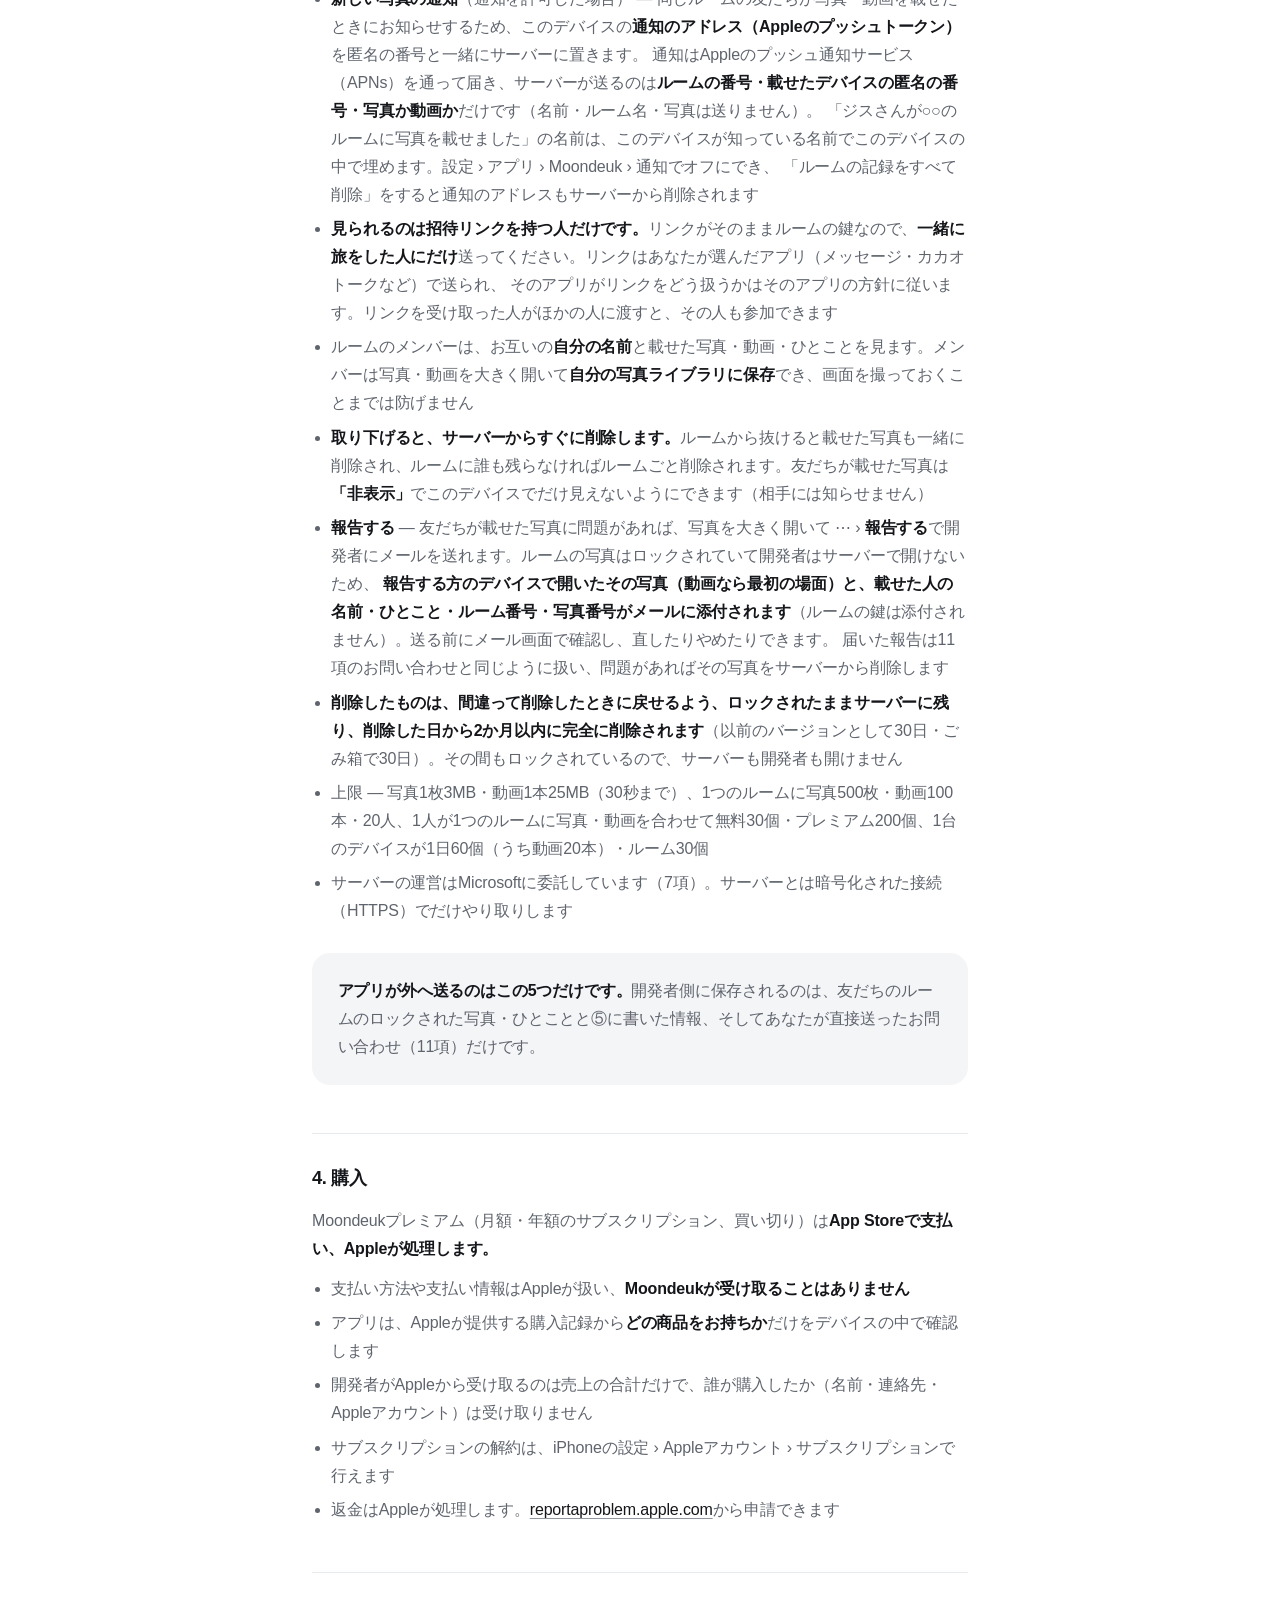
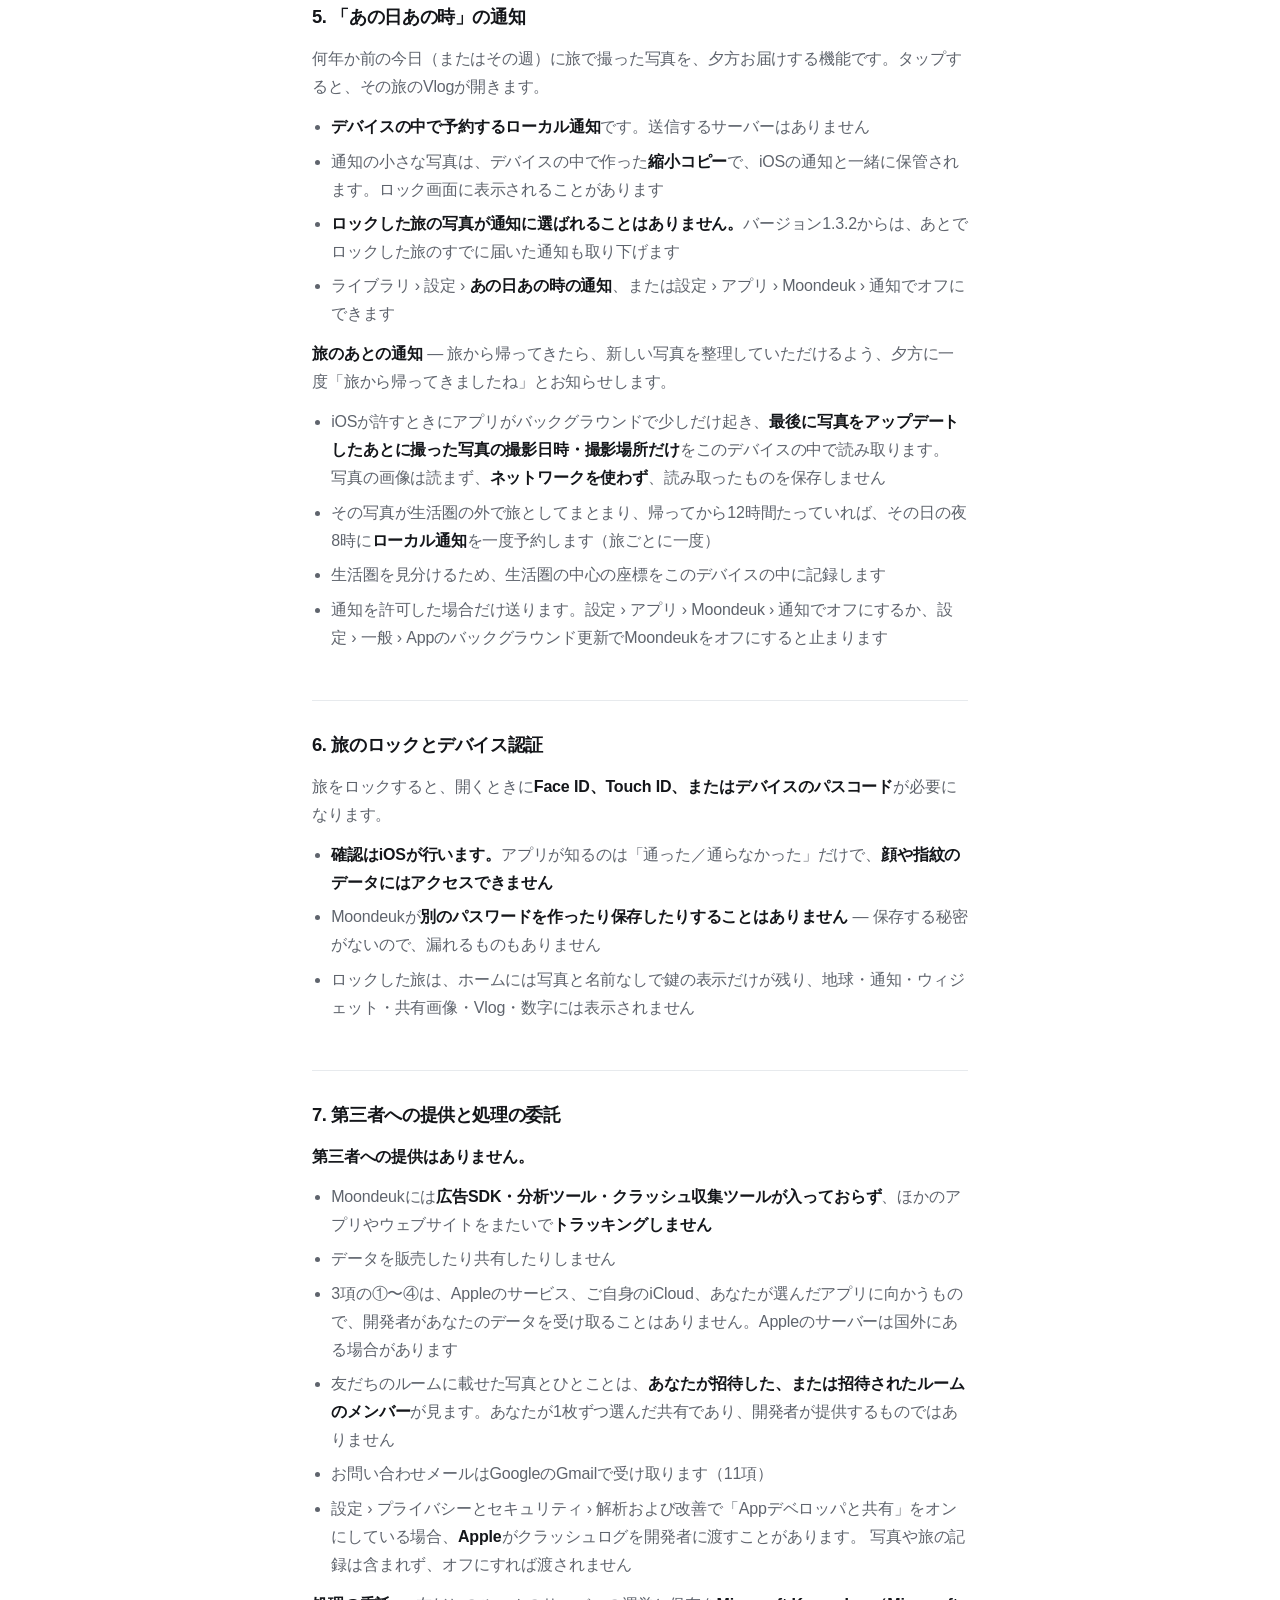
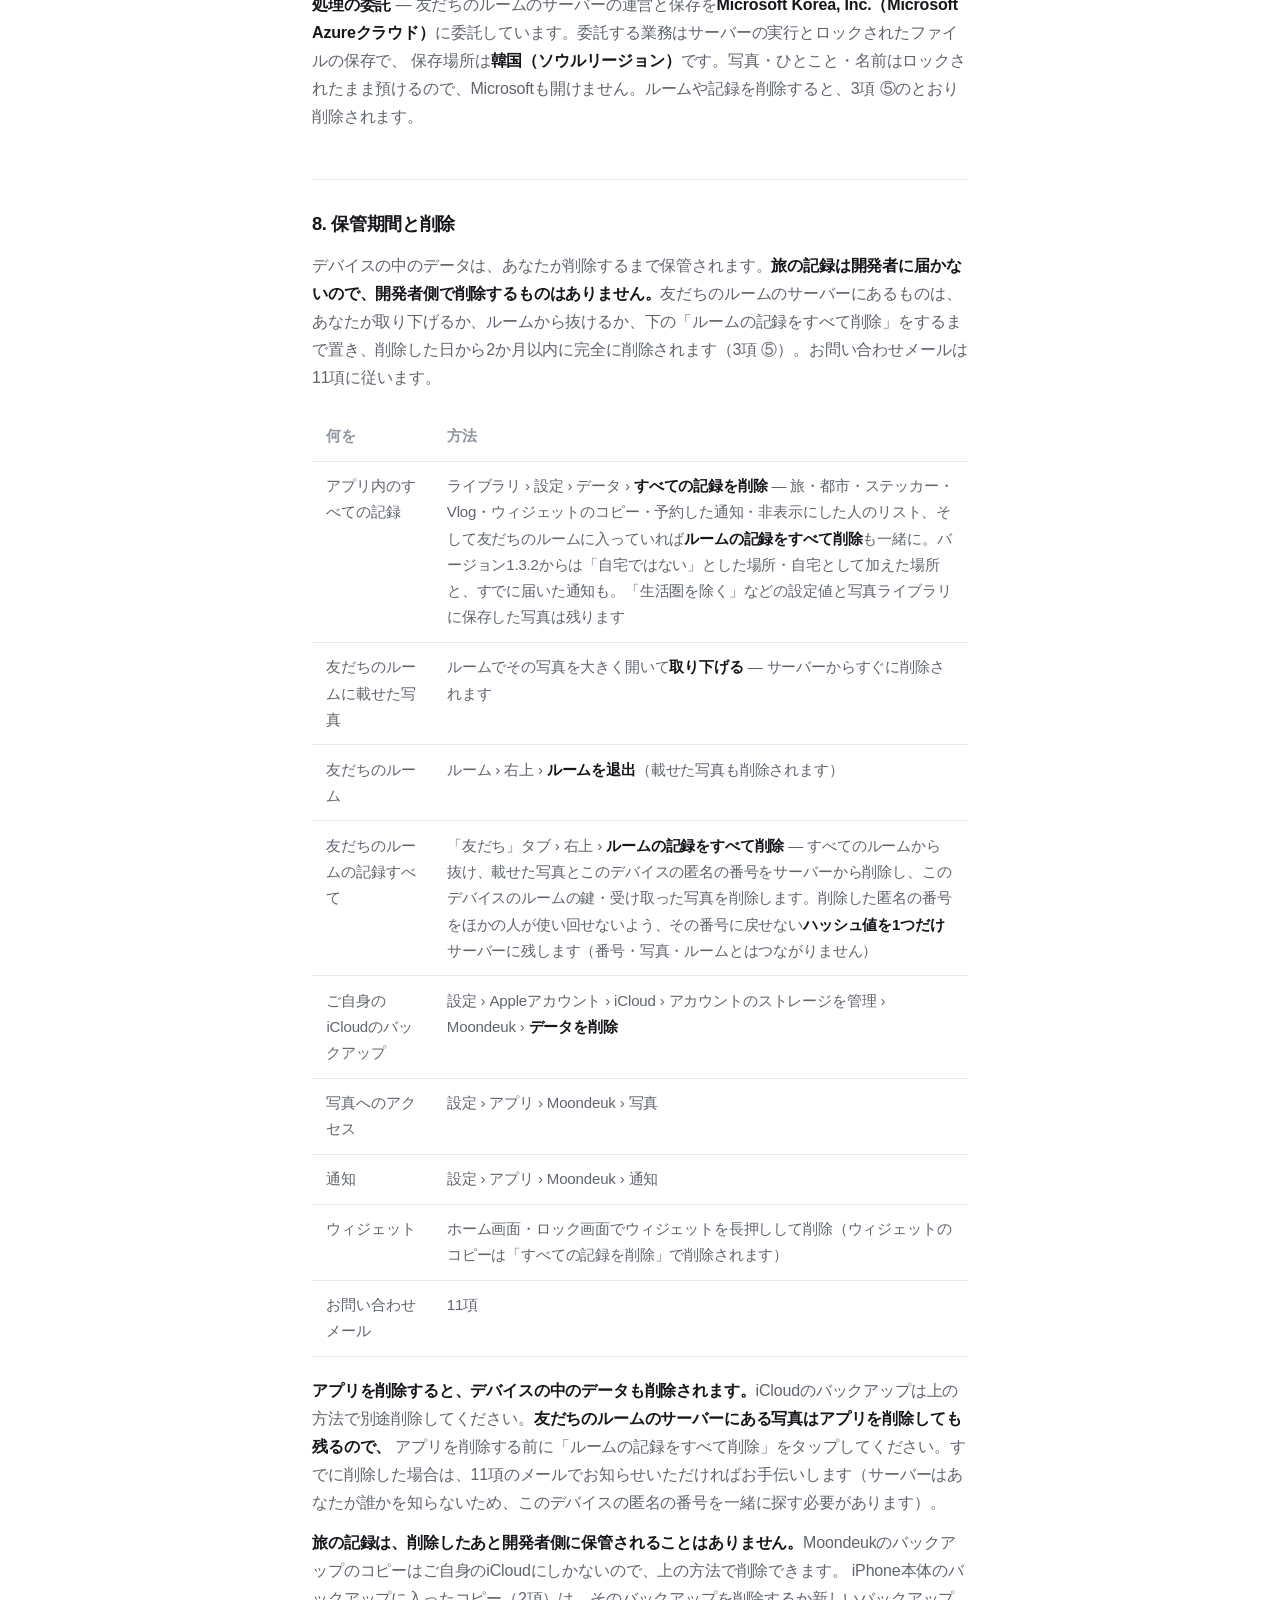
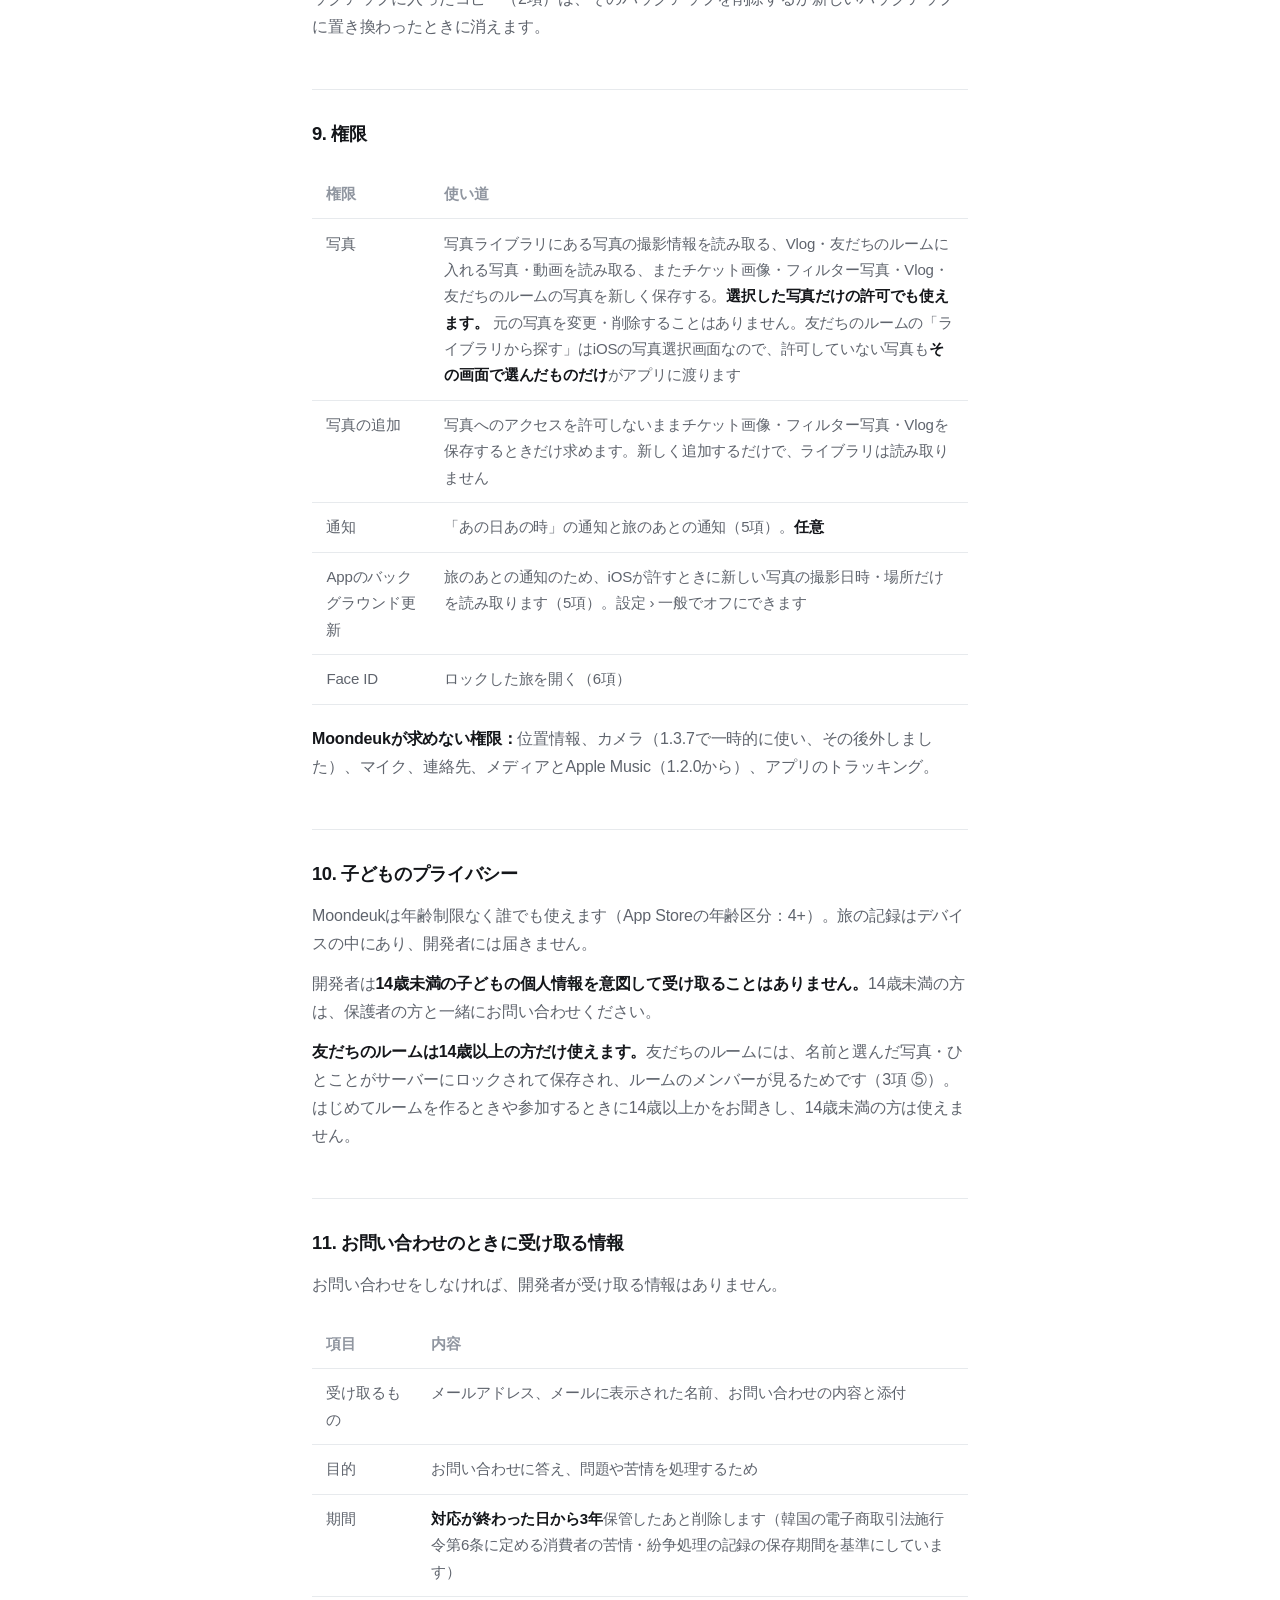
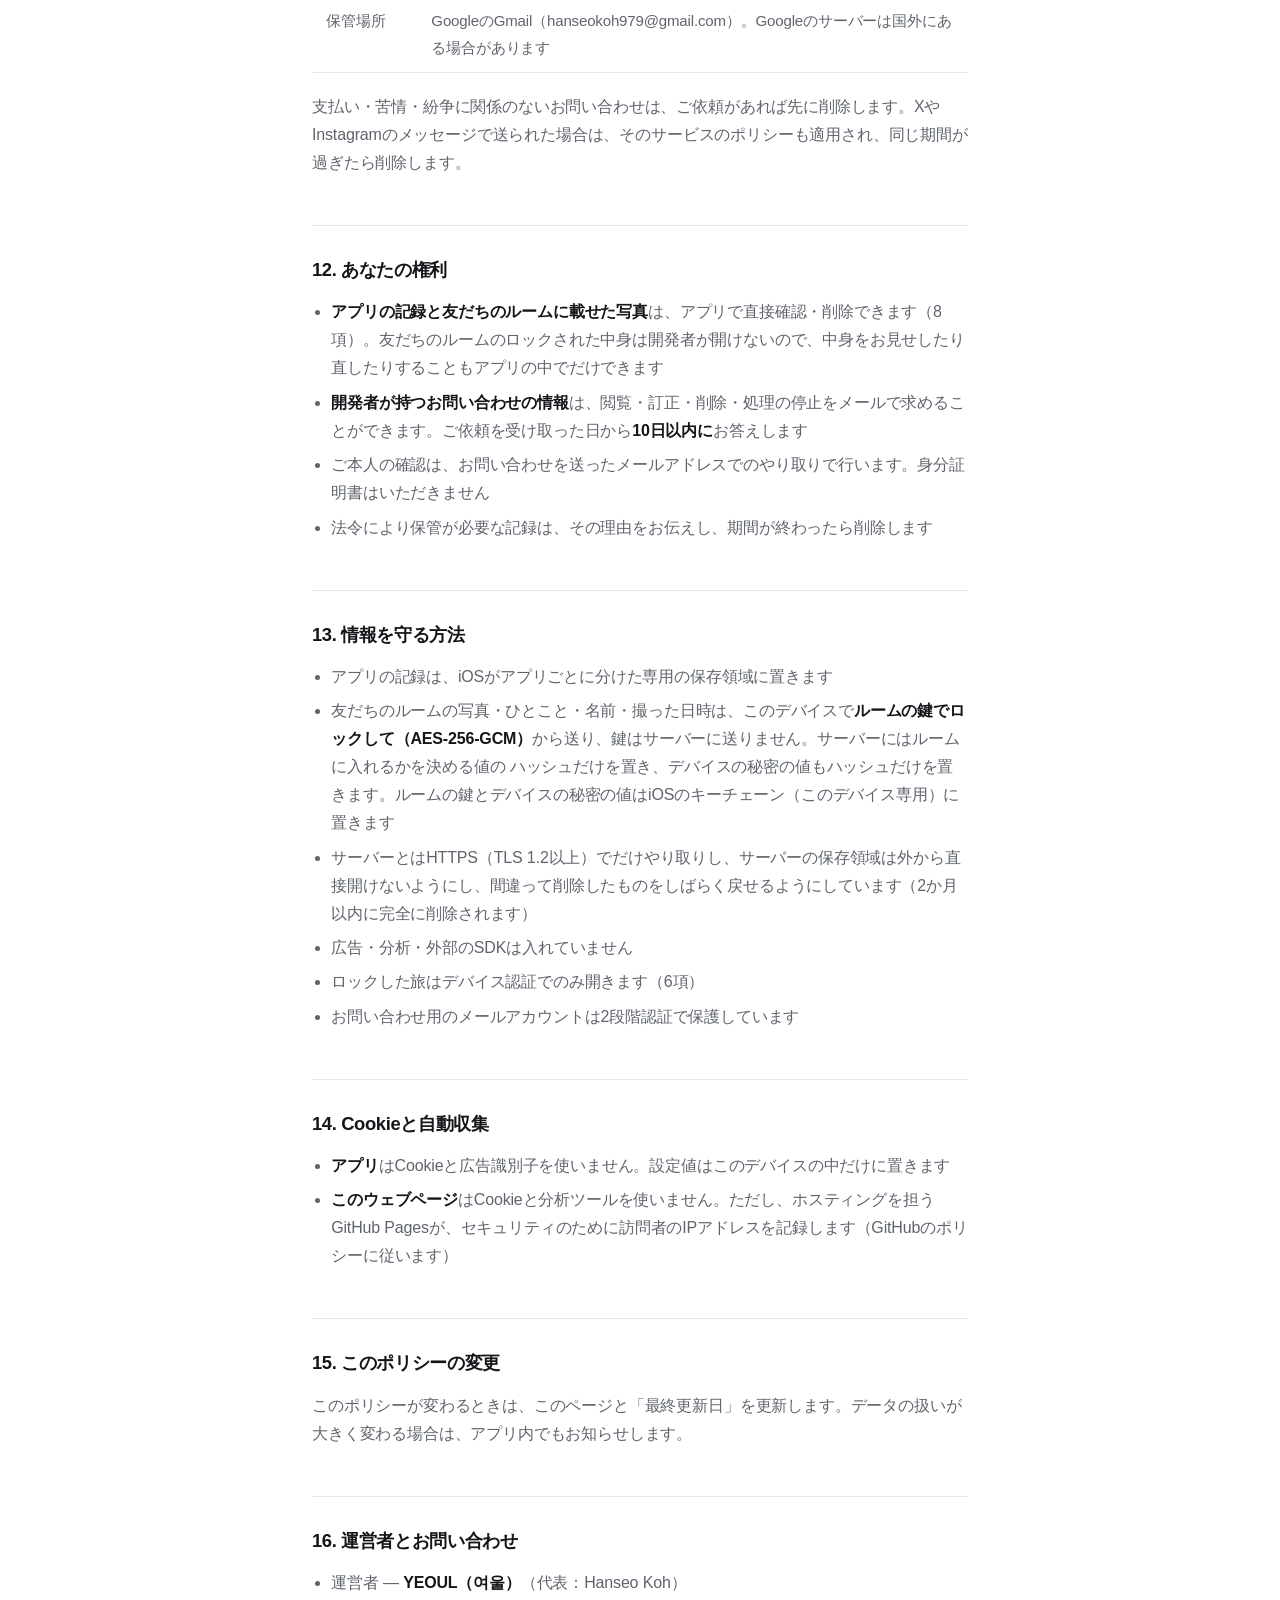
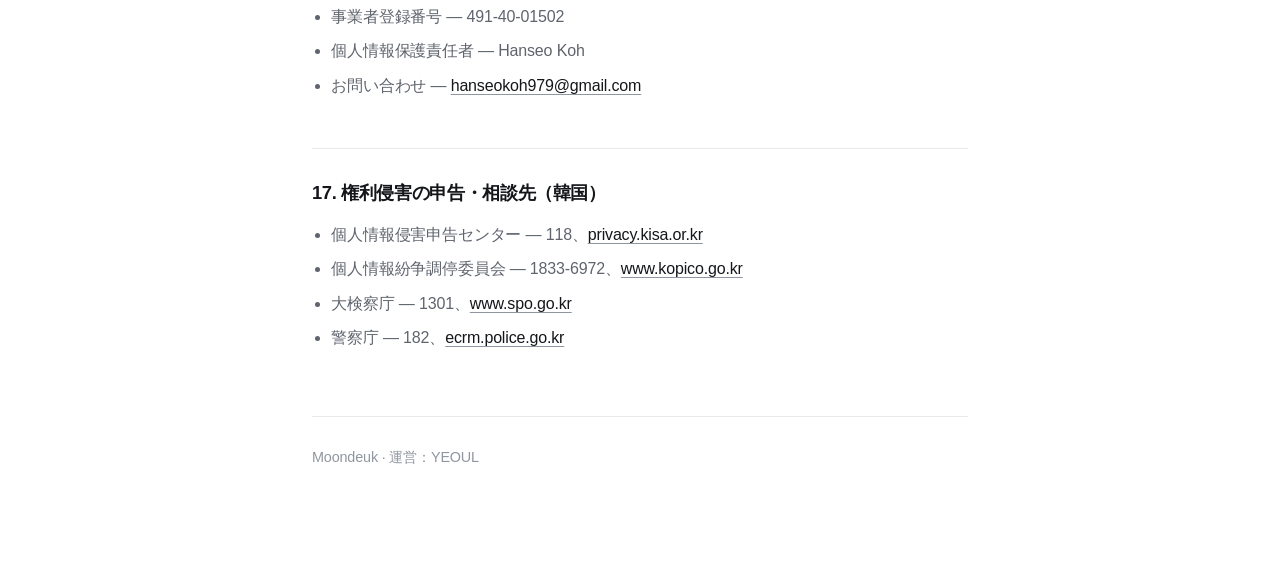
<file: privacy-ios-ja.html>
<!DOCTYPE html>
<html lang="ja">
<head>
<meta charset="utf-8">
<meta name="viewport" content="width=device-width, initial-scale=1">
<title>Moondeuk プライバシーポリシー（iPhone）</title>
<meta name="description" content="iPhone版Moondeukが何を読み取り、どこに保存し、いつデバイスの外へ出るのか。">
<link rel="stylesheet" href="style.css">
</head>
<body>
<div class="wrap">

  <a class="mark" href="./"><span class="b">[</span>Moondeuk<span class="c">]</span></a>

  <h1>プライバシーポリシー（iPhone）</h1>
  <p class="meta">最終更新日：2026年11月21日 · <a href="privacy-ios.html">한국어</a> · <a href="privacy-ios-en.html">English</a></p>

  <p>Moondeukは、写真ライブラリにある写真の撮影場所と撮影日時を読み取って旅の地図を作り、旅ごとに短いVlogを作るアプリです。
     このページでは、<strong>iPhone版Moondeukが何を読み取り、どこに保存し、いつデバイスの外へ出るのか</strong>を、例外なくすべて記載します。
     この日本語訳と<a href="privacy-ios.html">韓国語の原文</a>が異なる場合は、韓国語の原文が優先されます。</p>

  <div class="card">
    <p><strong>旅の記録はこのデバイスの中にあります。</strong>アプリで作られる旅の記録を、開発者は受け取りも保管もしません。会員登録もありません。</p>
    <p><strong>友だちのルームを使うときだけ</strong>、あなたが選んだ写真・動画と書いたひとことが<strong>Yeoul（여울）が運営するサーバー</strong>に保存されます。写真・動画・ひとこと・ルーム名・自分の名前は
       <strong>このデバイスでルームの鍵でロックしてから送るので、サーバーも開発者も開けません。</strong>鍵は招待リンクの中にだけあります。<strong>撮影場所は送りません</strong>（3項 ⑤）。</p>
    <p><strong>写真の元のファイルがデバイスの外へ出ることはありません。</strong>バックアップにも含まれません。共有するときも、友だちのルームに載せるときも、元のファイルではなく
       <strong>新しく描いたコピー</strong>が送られ、撮影場所・デバイスの情報は含まれません（3項 ④・⑤）。</p>
    <p><strong>広告・分析・トラッキングはありません。</strong>アプリのデータを販売したり広告に使ったりしません。</p>
    <p>アプリがデータをデバイスの外へ送るのは<strong>5つの場合</strong>だけで、すべて3項に記載しています。</p>
  </div>

  <p class="lead-link"><a href="#delete"><strong>データを削除したいですか？</strong> 方法は8項にあります →</a></p>

  <h2>1. Moondeukが読み取るもの</h2>
  <div class="scroll">
  <table>
    <tr><th>何を</th><th>どこから</th><th>なぜ</th></tr>
    <tr>
      <td>撮影日時、<strong>撮影場所</strong>、元のファイル名</td>
      <td>写真ライブラリにある写真のメタデータ</td>
      <td>いつどこを旅したかを割り出し、地図を描くため</td>
    </tr>
    <tr>
      <td>iCloud写真の識別子</td>
      <td>写真ライブラリ（iCloud写真を使っている場合）</td>
      <td>新しいiPhoneでバックアップを復元するときに、同じ写真を探し直すため</td>
    </tr>
    <tr>
      <td>写真の画像と動画</td>
      <td>写真ライブラリ</td>
      <td><strong>画面に表示するため</strong>、<strong>共有するとき</strong>（3項 ④）、<strong>「あの日あの時」の通知に添えるため</strong>（5項）、
          <strong>「地球」タブの写真ステッカーを作るとき</strong>（写真の主役だけを切り抜く処理 — このデバイスの中でのみ行います）、
          <strong>フィルターをかけるとき</strong>（このデバイスの中でのみ行います）、
          <strong>Vlogを作るとき</strong>（旅の写真、Live Photosの動く部分、その場所で撮った動画をつなぐ処理 — このデバイスの中でのみ行います）、
          <strong>ウィジェットに表示するため</strong>（2項）だけ</td>
    </tr>
    <tr>
      <td>旅の名前など</td>
      <td>あなたが入力したもの</td>
      <td></td>
    </tr>
    <tr>
      <td>友だちのルームで使う自分の名前・ルーム名・写真に添えるひとこと</td>
      <td>あなたが直接入力（友だちのルームを使う場合）</td>
      <td>ルームのメンバーに、誰が載せた写真か・どんな話かを表示するため。サーバーにはロックして送ります（3項 ⑤）</td>
    </tr>
    <tr>
      <td>友だちのルームに載った写真・ひとこと・名前</td>
      <td>友だちのルームのサーバー（ルームに入っている場合）</td>
      <td>ルームのメンバーが追加した写真を表示するため。届いたあと、このデバイスでルームの鍵で開きます</td>
    </tr>
  </table>
  </div>
  <ul>
    <li><strong>Moondeukが写真を移動・削除・変更することはありません。</strong>写真ライブラリに加えるのは、<strong>ホームのチケットの下で「チケットを保存」をタップしたときのチケット画像1枚</strong>、
        <strong>「フィルター」タブやチケットのフィルターで「写真に保存」をタップしたときの新しい写真1枚</strong>、<strong>Vlogで「保存」をタップしたときの新しい動画1本</strong>と
        <strong>友だちのルームで写真を大きく開いて保存をタップしたときのその写真1枚</strong>だけです
        — 元の写真はそのままで、新しい写真・動画には<strong>撮影場所を含めません</strong>（フィルター写真は撮影日だけ元の写真と同じにします。チケット画像はMoondeukがこのデバイスの中で新しく描いたものです）。</li>
    <li><strong>Moondeukはデバイスの位置情報（GPS）を求めません。</strong>写真にすでに記録されている撮影場所だけを読み取ります。</li>
    <li><strong>Moondeukはほかのアプリの通知や再生中の音楽を読みません。</strong>以前のバージョンにあった曲の保存（Apple Musicから曲を取り込む・音楽アプリから共有を受け取る）は、
        2026年10月のバージョン1.2.0で削除しました。</li>
    <li><strong>写真の内容はこのデバイスの中でのみ読み取ります。</strong>フィルターを選び、ステッカーを切り抜くために、Appleのデバイス内機能（Vision）で場面の種類（海・夕焼け・料理など）と
        人・顔・動物・主役の<strong>位置</strong>を探します。<strong>誰であるかは識別せず</strong>、結果を外へ送ることもありません。デバイスに残るのは切り抜いたステッカーの画像だけです。</li>
  </ul>

  <h2>2. データの保存場所</h2>
  <p><strong>基本はこのデバイスの中だけ</strong>で、Moondeukだけが読める保存領域に置きます。</p>
  <p><strong>Moondeukのバックアップを行った場合だけ</strong>、旅の記録のコピーが<strong>ご自身のiCloud</strong>にも保存されます。ほかのアプリからは読めない
     <strong>このアプリ専用の非公開領域</strong>で、<strong>開発者も見ることはできません</strong>。</p>
  <p>バックアップに含まれるもの：</p>
  <ul>
    <li>旅（期間、名前、非表示・ロックの印）、都市（名前、国、代表座標）、以前のバージョンやAndroid版で保存した曲（残っている場合はそのまま含めます）</li>
    <li>地図に載っている写真ごとの撮影日時と座標、写真を探し直すための手がかり（写真ライブラリのID、iCloud写真の識別子、元のファイル名）、ゴミ箱の印</li>
    <li>設定 — 生活圏の広さ、「自宅ではない」とした場所・自宅として加えた場所の座標（以前のバージョンやAndroid版で選んだ音楽アプリがあれば、それも）</li>
  </ul>
  <p><strong>含まれないもの：写真の元データ、写真の画像、地球儀のステッカー、フィルター写真、Vlog、ウィジェットのコピー。</strong>フィルター写真は新しい写真として写真ライブラリに保存され、
     Moondeukはその写真のライブラリ番号だけをこのデバイスに記録します。地球儀のステッカーは、写真の主役をこのデバイスの中で切り抜いた小さなコピーです。
     Vlogは初めて開いたときにデバイスの中で作り、<strong>このデバイスの一時保管フォルダ（キャッシュ）</strong>に置いて再利用します。iOSが空き容量の不足時に削除することがあり、「すべての記録を削除」でも削除されます。
     Vlogに入れるために選んだ写真のリストと、地球儀で薄く表示した写真のリストも、このデバイスの中だけに置きます。
     以前のバージョン（1.3.7）でVlogの最初のシーンに入れるためにこのデバイスのアプリ専用の保存領域にコピーした「あなたの姿」のビデオは、その機能を外したバージョンを初めて開いたときに削除します。</p>
  <p><strong>友だちのルームを使う場合：</strong>ルームに載った写真とひとことは、<strong>Yeoulが運営する友だちのルームのサーバー</strong>（Microsoft Azure、韓国・ソウル）に<strong>ロックされたまま</strong>保存されます（3項 ⑤）。
     このデバイスには、参加しているルームの<strong>ルームの鍵</strong>と、このデバイスを表す<strong>匿名の番号・秘密の値</strong>をiOSのキーチェーン（このデバイス専用）に置き、受け取って開いたルームの写真を<strong>一時保管フォルダ（キャッシュ）</strong>に、
     非表示にした人のリストと自分の名前の設定をアプリ専用の保存領域に置きます。いずれもMoondeukのバックアップには含まれません。「ルームの記録をすべて削除」（「友だち」タブの右上）や「すべての記録を削除」で、
     サーバーにある自分の写真と一緒に削除されます（8項）。</p>
  <p><strong>ホーム画面・ロック画面のウィジェット</strong>に表示するため、これから30日間、日ごとに表示する旅の<strong>写真数枚を小さく縮小したコピー</strong>と、その都市名・旅の期間、
     アプリが描いた地球儀の画像を<strong>このデバイスの中のApp Groupの保存領域</strong>（Moondeukとそのウィジェットだけが読める場所）に置きます。<strong>ロックした旅・非表示にした旅は含めません。</strong>
     「すべての記録を削除」で一緒に削除され、バックアップには含まれません。</p>
  <p><strong>iPhone本体のバックアップ：</strong>iPhoneのiCloudバックアップやコンピュータへのバックアップをオンにしている場合、このデバイスの中のアプリのデータも<strong>iOSのデバイスバックアップに含まれることがあります。</strong>
     上記のMoondeukのバックアップとは別のもので、Appleアカウントとデバイスの設定で管理します。開発者がこのバックアップを見ることはできません。</p>

  <h2>3. データがデバイスの外へ出るとき — 5つの場合</h2>

  <h3>① 地名を調べる（すべての方）</h3>
  <p>座標だけでは「釜山」や「京都」とは分からないため、<strong>代表座標をAppleの位置情報サービス（ジオコーディング）に問い合わせます。</strong></p>
  <ul>
    <li>写真1枚ずつは問い合わせません — <strong>都市ごとに代表座標1つ</strong></li>
    <li>韓国では、ひとつの都市にまとめた写真が2つの市・郡にまたがる場合、地域名を写真の場所に合わせるため、写真が集まる<strong>約5kmの区画ごとに代表座標を1つ</strong>
        追加で問い合わせます。区画ごとに一度だけ問い合わせ、デバイスに記録します</li>
    <li>生活圏として検出された場所も、地域名を表示するため<strong>一度ずつ</strong>問い合わせます。アプリに収録した世界の主要都市リストにある場所は問い合わせず、
        リストの名前を使います</li>
    <li>「地球」タブの<strong>チケット</strong>と<strong>Vlog</strong>・<strong>ウィジェット</strong>には都市名を英語で表示します。そのため、初めて描くときに<strong>同じ代表座標で英語名を
        もう一度</strong>問い合わせます（アプリに収録した都市と、すでに英語で受け取った名前は問い合わせません）</li>
    <li>一度受け取った名前はデバイスに保存し、再び問い合わせません</li>
    <li><strong>写真は送りません</strong></li>
    <li>Appleのプライバシーポリシーに従ってAppleが処理します</li>
  </ul>

  <h3>② 旅の詳細の地図</h3>
  <p>旅や都市を開くと、上部に<strong>Appleの地図</strong>が表示されます。
     描画のため<strong>表示している地域の地図タイルをAppleから受け取る</strong>ので、どの地域の地図が求められたかはAppleに分かります。</p>
  <ul>
    <li>写真の目印はデバイスの中で地図に重ねます — <strong>写真は送りません</strong></li>
    <li><strong>「地球」タブ・Vlog・ウィジェットの地球儀は、アプリに収録した地図データで描きます。</strong>地球儀の描画にはネットワークを使いません（英語の都市名だけ、①のように一度問い合わせます）</li>
    <li>Appleのプライバシーポリシーに従ってAppleが処理します</li>
  </ul>

  <h3>③ iCloudバックアップ（バックアップした場合だけ）</h3>
  <p>2項の内容が<strong>ご自身のiCloud</strong>に送られます。<strong>旅した場所の座標も含まれます。</strong>
     アプリはiCloudと直接やり取りし、開発者のサーバーを経由することはありません。</p>
  <ul>
    <li>バックアップは<strong>自動ではありません。</strong>ライブラリ › 設定 › バックアップで<strong>「今すぐバックアップ」をタップするたびに</strong>1つアップロードされます</li>
    <li><strong>復元</strong>すると、ご自身のiCloudからバックアップを受け取り、このデバイスの記録を置き換えます</li>
    <li>新しいiPhoneで初めてMoondeukを開いたとき、<strong>iCloudにMoondeukのバックアップがあるかを一度だけ確認し</strong>、あれば復元するかどうかをお聞きします</li>
  </ul>

  <h3>④ 共有（「共有」をタップしたときだけ）</h3>
  <p>「共有」をタップすると、<strong>デバイスの中で新しく描いた画像や動画</strong>がiOSの共有シートに渡り、<strong>あなたが選んだアプリ</strong>
     （メッセージ、SNS、画像を保存など）が受け取ります。共有できるのは<strong>Vlog</strong>だけです：</p>
  <ul>
    <li><strong>Vlog</strong>（旅の詳細の「Vlog」、都市の詳細の▶）— その旅または都市の写真、Live Photosの動く部分、動画、都市名（英語）、アプリが描いた地球儀の上の都市の位置。日付は表示せず、音はありません</li>
  </ul>
  <p>共有するVlogは：</p>
  <ul>
    <li><strong>撮影場所（GPS）などの元のメタデータは含まれません。</strong>元のファイルではなく新しく描いた画像・動画です。撮影日時は日付までしか表示しません</li>
    <li><strong>ロックした旅の写真・都市名・ルートは決して含まれません</strong></li>
    <li>Moondeukが自らどこかへ送ったり、コピーを残したりすることはありません。受け取ったアプリでの扱いは、そのアプリのポリシーに従います</li>
  </ul>
  <h3>⑤ 友だちのルーム（ルームを作ったか、参加した場合のみ）</h3>
  <p>「友だち」タブで一緒に旅をした友だちと<strong>ルーム</strong>を作って招待リンクを送るか、友だちから届いたリンクでルームに参加すると、その旅で気に入った写真をお互いに追加できます。
     ルームは<strong>Yeoulが運営するサーバー</strong>（Microsoft Azureクラウド、<strong>韓国・ソウル</strong>リージョン）を通ります。会員登録はなく、はじめて使うときに、このデバイスを表す
     <strong>匿名の番号</strong>をこのデバイスで作ります。友だちのルームは<strong>14歳以上の方だけ</strong>使え、はじめてルームを作るときや参加するときにお聞きします（10項）。
</p>
  <ul>
    <li><strong>写真が自動で載ることはありません。</strong>ルームで「写真を追加」をタップし、写真や動画を選んで「投稿」をタップしたときだけ、選んだものが載ります</li>
    <li><strong>ロックしてから送ります。</strong>ルームごとにこのデバイスで作った<strong>ルームの鍵</strong>（AES-256）で、次のものをロックしてから送ります。鍵は<strong>招待リンクの<code>#</code>のあとにだけ</strong>入っていて
        サーバーには送られないので、<strong>サーバーも開発者もロックされた中身を開けません</strong>
      <ul>
        <li>選んだ写真を<strong>長辺1600px（プレミアムは2560px）で新しく描いたJPEG</strong> — 元のファイルではなく、<strong>撮影場所・デバイスの情報は含まれません</strong></li>
        <li>選んだ動画を<strong>最初の30秒まで長辺1920pxで新しく作った動画（音を含む）と、その最初の場面のJPEG</strong> — 元のファイルではなく、<strong>撮影場所・デバイスの情報は含まれません</strong></li>
        <li>写真・動画に添えた<strong>ひとこと</strong>（150文字まで）、<strong>撮った日時</strong>と縦横比、動画の長さ</li>
        <li><strong>ルーム名</strong>、ルームのメンバーに表示される<strong>自分の名前</strong></li>
      </ul>
    </li>
    <li><strong>送らないもの — 撮影場所（座標）・都市名・旅の記録・写真ライブラリのほかの写真。</strong>ルームの中の年ごとの区切りとVlogの都市名は、それぞれのデバイスが自分の記録で付けます。
        ただし、写真に写った景色から場所がわかることはあるので、自宅や宿がわかる写真は載せないことをおすすめします</li>
    <li><strong>サーバーが見られるもの</strong>（ロックされていないもの） — このデバイスの匿名の番号と秘密の値のハッシュ、ルームの番号とルーム確認値のハッシュ、どのデバイスがどのルームに入っているか、どのデバイスがどの写真をいつ載せたか、
        ロックされたファイルの大きさ、1日に載せた枚数（上限を守るため）、そして接続するときの<strong>IPアドレス</strong>（クラウドの記録に残ることがあります）。名前・連絡先・Apple Accountは受け取りません</li>
    <li><strong>新しい写真の通知</strong>（通知を許可した場合） — 同じルームの友だちが写真・動画を載せたときにお知らせするため、このデバイスの<strong>通知のアドレス（Appleのプッシュトークン）</strong>を匿名の番号と一緒にサーバーに置きます。
        通知はAppleのプッシュ通知サービス（APNs）を通って届き、サーバーが送るのは<strong>ルームの番号・載せたデバイスの匿名の番号・写真か動画か</strong>だけです（名前・ルーム名・写真は送りません）。
        「ジスさんが○○のルームに写真を載せました」の名前は、このデバイスが知っている名前でこのデバイスの中で埋めます。設定 › アプリ › Moondeuk › 通知でオフにでき、
        「ルームの記録をすべて削除」をすると通知のアドレスもサーバーから削除されます</li>
    <li><strong>見られるのは招待リンクを持つ人だけです。</strong>リンクがそのままルームの鍵なので、<strong>一緒に旅をした人にだけ</strong>送ってください。リンクはあなたが選んだアプリ（メッセージ・カカオトークなど）で送られ、
        そのアプリがリンクをどう扱うかはそのアプリの方針に従います。リンクを受け取った人がほかの人に渡すと、その人も参加できます</li>
    <li>ルームのメンバーは、お互いの<strong>自分の名前</strong>と載せた写真・動画・ひとことを見ます。メンバーは写真・動画を大きく開いて<strong>自分の写真ライブラリに保存</strong>でき、画面を撮っておくことまでは防げません</li>
    <li><strong>取り下げると、サーバーからすぐに削除します。</strong>ルームから抜けると載せた写真も一緒に削除され、ルームに誰も残らなければルームごと削除されます。友だちが載せた写真は
        <strong>「非表示」</strong>でこのデバイスでだけ見えないようにできます（相手には知らせません）</li>
    <li><strong>報告する</strong> — 友だちが載せた写真に問題があれば、写真を大きく開いて ⋯ › <strong>報告する</strong>で開発者にメールを送れます。ルームの写真はロックされていて開発者はサーバーで開けないため、
        <strong>報告する方のデバイスで開いたその写真（動画なら最初の場面）と、載せた人の名前・ひとこと・ルーム番号・写真番号がメールに添付されます</strong>（ルームの鍵は添付されません）。送る前にメール画面で確認し、直したりやめたりできます。
        届いた報告は11項のお問い合わせと同じように扱い、問題があればその写真をサーバーから削除します</li>
    <li><strong>削除したものは、間違って削除したときに戻せるよう、ロックされたままサーバーに残り、削除した日から2か月以内に完全に削除されます</strong>（以前のバージョンとして30日・ごみ箱で30日）。その間もロックされているので、サーバーも開発者も開けません</li>
    <li>上限 — 写真1枚3MB・動画1本25MB（30秒まで）、1つのルームに写真500枚・動画100本・20人、1人が1つのルームに写真・動画を合わせて無料30個・プレミアム200個、1台のデバイスが1日60個（うち動画20本）・ルーム30個</li>
    <li>サーバーの運営はMicrosoftに委託しています（7項）。サーバーとは暗号化された接続（HTTPS）でだけやり取りします</li>
  </ul>

  <div class="card"><p><strong>アプリが外へ送るのはこの5つだけです。</strong>開発者側に保存されるのは、友だちのルームのロックされた写真・ひとことと⑤に書いた情報、そしてあなたが直接送ったお問い合わせ（11項）だけです。</p></div>

  <h2>4. 購入</h2>
  <p>Moondeukプレミアム（月額・年額のサブスクリプション、買い切り）は<strong>App Storeで支払い、Appleが処理します。</strong></p>
  <ul>
    <li>支払い方法や支払い情報はAppleが扱い、<strong>Moondeukが受け取ることはありません</strong></li>
    <li>アプリは、Appleが提供する購入記録から<strong>どの商品をお持ちか</strong>だけをデバイスの中で確認します</li>
    <li>開発者がAppleから受け取るのは売上の合計だけで、誰が購入したか（名前・連絡先・Appleアカウント）は受け取りません</li>
    <li>サブスクリプションの解約は、iPhoneの設定 › Appleアカウント › サブスクリプションで行えます</li>
    <li>返金はAppleが処理します。<a href="https://reportaproblem.apple.com">reportaproblem.apple.com</a>から申請できます</li>
  </ul>

  <h2>5. 「あの日あの時」の通知</h2>
  <p>何年か前の今日（またはその週）に旅で撮った写真を、夕方お届けする機能です。タップすると、その旅のVlogが開きます。</p>
  <ul>
    <li><strong>デバイスの中で予約するローカル通知</strong>です。送信するサーバーはありません</li>
    <li>通知の小さな写真は、デバイスの中で作った<strong>縮小コピー</strong>で、iOSの通知と一緒に保管されます。ロック画面に表示されることがあります</li>
    <li><strong>ロックした旅の写真が通知に選ばれることはありません。</strong>バージョン1.3.2からは、あとでロックした旅のすでに届いた通知も取り下げます</li>
    <li>ライブラリ › 設定 › <strong>あの日あの時の通知</strong>、または設定 › アプリ › Moondeuk › 通知でオフにできます</li>
  </ul>
  <p><strong>旅のあとの通知</strong> — 旅から帰ってきたら、新しい写真を整理していただけるよう、夕方に一度「旅から帰ってきましたね」とお知らせします。</p>
  <ul>
    <li>iOSが許すときにアプリがバックグラウンドで少しだけ起き、<strong>最後に写真をアップデートしたあとに撮った写真の撮影日時・撮影場所だけ</strong>をこのデバイスの中で読み取ります。
        写真の画像は読まず、<strong>ネットワークを使わず</strong>、読み取ったものを保存しません</li>
    <li>その写真が生活圏の外で旅としてまとまり、帰ってから12時間たっていれば、その日の夜8時に<strong>ローカル通知</strong>を一度予約します（旅ごとに一度）</li>
    <li>生活圏を見分けるため、生活圏の中心の座標をこのデバイスの中に記録します</li>
    <li>通知を許可した場合だけ送ります。設定 › アプリ › Moondeuk › 通知でオフにするか、設定 › 一般 › Appのバックグラウンド更新でMoondeukをオフにすると止まります</li>
  </ul>

  <h2>6. 旅のロックとデバイス認証</h2>
  <p>旅をロックすると、開くときに<strong>Face ID、Touch ID、またはデバイスのパスコード</strong>が必要になります。</p>
  <ul>
    <li><strong>確認はiOSが行います。</strong>アプリが知るのは「通った／通らなかった」だけで、<strong>顔や指紋のデータにはアクセスできません</strong></li>
    <li>Moondeukが<strong>別のパスワードを作ったり保存したりすることはありません</strong> — 保存する秘密がないので、漏れるものもありません</li>
    <li>ロックした旅は、ホームには写真と名前なしで鍵の表示だけが残り、地球・通知・ウィジェット・共有画像・Vlog・数字には表示されません</li>
  </ul>

  <h2>7. 第三者への提供と処理の委託</h2>
  <p><strong>第三者への提供はありません。</strong></p>
  <ul>
    <li>Moondeukには<strong>広告SDK・分析ツール・クラッシュ収集ツールが入っておらず</strong>、ほかのアプリやウェブサイトをまたいで<strong>トラッキングしません</strong></li>
    <li>データを販売したり共有したりしません</li>
    <li>3項の①〜④は、Appleのサービス、ご自身のiCloud、あなたが選んだアプリに向かうもので、開発者があなたのデータを受け取ることはありません。Appleのサーバーは国外にある場合があります</li>
    <li>友だちのルームに載せた写真とひとことは、<strong>あなたが招待した、または招待されたルームのメンバー</strong>が見ます。あなたが1枚ずつ選んだ共有であり、開発者が提供するものではありません</li>
    <li>お問い合わせメールはGoogleのGmailで受け取ります（11項）</li>
    <li>設定 › プライバシーとセキュリティ › 解析および改善で「Appデベロッパと共有」をオンにしている場合、<strong>Apple</strong>がクラッシュログを開発者に渡すことがあります。
        写真や旅の記録は含まれず、オフにすれば渡されません</li>
  </ul>
  <p><strong>処理の委託</strong> — 友だちのルームのサーバーの運営と保存を<strong>Microsoft Korea, Inc.（Microsoft Azureクラウド）</strong>に委託しています。委託する業務はサーバーの実行とロックされたファイルの保存で、
     保存場所は<strong>韓国（ソウルリージョン）</strong>です。写真・ひとこと・名前はロックされたまま預けるので、Microsoftも開けません。ルームや記録を削除すると、3項 ⑤のとおり削除されます。</p>

  <h2 id="delete">8. 保管期間と削除</h2>
  <p>デバイスの中のデータは、あなたが削除するまで保管されます。<strong>旅の記録は開発者に届かないので、開発者側で削除するものはありません。</strong>友だちのルームのサーバーにあるものは、
     あなたが取り下げるか、ルームから抜けるか、下の「ルームの記録をすべて削除」をするまで置き、削除した日から2か月以内に完全に削除されます（3項 ⑤）。お問い合わせメールは11項に従います。</p>
  <div class="scroll">
  <table>
    <tr><th>何を</th><th>方法</th></tr>
    <tr><td>アプリ内のすべての記録</td><td>ライブラリ › 設定 › データ › <strong>すべての記録を削除</strong> — 旅・都市・ステッカー・Vlog・ウィジェットのコピー・予約した通知・非表示にした人のリスト、そして友だちのルームに入っていれば<strong>ルームの記録をすべて削除</strong>も一緒に。バージョン1.3.2からは「自宅ではない」とした場所・自宅として加えた場所と、すでに届いた通知も。「生活圏を除く」などの設定値と写真ライブラリに保存した写真は残ります</td></tr>
    <tr><td>友だちのルームに載せた写真</td><td>ルームでその写真を大きく開いて<strong>取り下げる</strong> — サーバーからすぐに削除されます</td></tr>
    <tr><td>友だちのルーム</td><td>ルーム › 右上 › <strong>ルームを退出</strong>（載せた写真も削除されます）</td></tr>
    <tr><td>友だちのルームの記録すべて</td><td>「友だち」タブ › 右上 › <strong>ルームの記録をすべて削除</strong> — すべてのルームから抜け、載せた写真とこのデバイスの匿名の番号をサーバーから削除し、このデバイスのルームの鍵・受け取った写真を削除します。削除した匿名の番号をほかの人が使い回せないよう、その番号に戻せない<strong>ハッシュ値を1つだけ</strong>サーバーに残します（番号・写真・ルームとはつながりません）</td></tr>
    <tr><td>ご自身のiCloudのバックアップ</td><td>設定 › Appleアカウント › iCloud › アカウントのストレージを管理 › Moondeuk › <strong>データを削除</strong></td></tr>
    <tr><td>写真へのアクセス</td><td>設定 › アプリ › Moondeuk › 写真</td></tr>
    <tr><td>通知</td><td>設定 › アプリ › Moondeuk › 通知</td></tr>
    <tr><td>ウィジェット</td><td>ホーム画面・ロック画面でウィジェットを長押しして削除（ウィジェットのコピーは「すべての記録を削除」で削除されます）</td></tr>
    <tr><td>お問い合わせメール</td><td>11項</td></tr>
  </table>
  </div>
  <p><strong>アプリを削除すると、デバイスの中のデータも削除されます。</strong>iCloudのバックアップは上の方法で別途削除してください。<strong>友だちのルームのサーバーにある写真はアプリを削除しても残るので、</strong>
     アプリを削除する前に「ルームの記録をすべて削除」をタップしてください。すでに削除した場合は、11項のメールでお知らせいただければお手伝いします（サーバーはあなたが誰かを知らないため、このデバイスの匿名の番号を一緒に探す必要があります）。</p>
  <p><strong>旅の記録は、削除したあと開発者側に保管されることはありません。</strong>Moondeukのバックアップのコピーはご自身のiCloudにしかないので、上の方法で削除できます。
     iPhone本体のバックアップに入ったコピー（2項）は、そのバックアップを削除するか新しいバックアップに置き換わったときに消えます。</p>

  <h2>9. 権限</h2>
  <div class="scroll">
  <table>
    <tr><th>権限</th><th>使い道</th></tr>
    <tr><td>写真</td><td>写真ライブラリにある写真の撮影情報を読み取る、Vlog・友だちのルームに入れる写真・動画を読み取る、またチケット画像・フィルター写真・Vlog・友だちのルームの写真を新しく保存する。<strong>選択した写真だけの許可でも使えます。</strong>
        元の写真を変更・削除することはありません。友だちのルームの「ライブラリから探す」はiOSの写真選択画面なので、許可していない写真も<strong>その画面で選んだものだけ</strong>がアプリに渡ります</td></tr>
    <tr><td>写真の追加</td><td>写真へのアクセスを許可しないままチケット画像・フィルター写真・Vlogを保存するときだけ求めます。新しく追加するだけで、ライブラリは読み取りません</td></tr>
    <tr><td>通知</td><td>「あの日あの時」の通知と旅のあとの通知（5項）。<strong>任意</strong></td></tr>
    <tr><td>Appのバックグラウンド更新</td><td>旅のあとの通知のため、iOSが許すときに新しい写真の撮影日時・場所だけを読み取ります（5項）。設定 › 一般でオフにできます</td></tr>
    <tr><td>Face ID</td><td>ロックした旅を開く（6項）</td></tr>
  </table>
  </div>
  <p><strong>Moondeukが求めない権限：</strong>位置情報、カメラ（1.3.7で一時的に使い、その後外しました）、マイク、連絡先、メディアとApple Music（1.2.0から）、アプリのトラッキング。</p>

  <h2>10. 子どものプライバシー</h2>
  <p>Moondeukは年齢制限なく誰でも使えます（App Storeの年齢区分：4+）。旅の記録はデバイスの中にあり、開発者には届きません。</p>
  <p>開発者は<strong>14歳未満の子どもの個人情報を意図して受け取ることはありません。</strong>14歳未満の方は、保護者の方と一緒にお問い合わせください。</p>
  <p><strong>友だちのルームは14歳以上の方だけ使えます。</strong>友だちのルームには、名前と選んだ写真・ひとことがサーバーにロックされて保存され、ルームのメンバーが見るためです（3項 ⑤）。
     はじめてルームを作るときや参加するときに14歳以上かをお聞きし、14歳未満の方は使えません。</p>

  <h2>11. お問い合わせのときに受け取る情報</h2>
  <p>お問い合わせをしなければ、開発者が受け取る情報はありません。</p>
  <div class="scroll">
  <table>
    <tr><th>項目</th><th>内容</th></tr>
    <tr><td>受け取るもの</td><td>メールアドレス、メールに表示された名前、お問い合わせの内容と添付</td></tr>
    <tr><td>目的</td><td>お問い合わせに答え、問題や苦情を処理するため</td></tr>
    <tr><td>期間</td><td><strong>対応が終わった日から3年</strong>保管したあと削除します（韓国の電子商取引法施行令第6条に定める消費者の苦情・紛争処理の記録の保存期間を基準にしています）</td></tr>
    <tr><td>保管場所</td><td>GoogleのGmail（hanseokoh979@gmail.com）。Googleのサーバーは国外にある場合があります</td></tr>
  </table>
  </div>
  <p>支払い・苦情・紛争に関係のないお問い合わせは、ご依頼があれば先に削除します。XやInstagramのメッセージで送られた場合は、そのサービスのポリシーも適用され、同じ期間が過ぎたら削除します。</p>

  <h2>12. あなたの権利</h2>
  <ul>
    <li><strong>アプリの記録と友だちのルームに載せた写真</strong>は、アプリで直接確認・削除できます（8項）。友だちのルームのロックされた中身は開発者が開けないので、中身をお見せしたり直したりすることもアプリの中でだけできます</li>
    <li><strong>開発者が持つお問い合わせの情報</strong>は、閲覧・訂正・削除・処理の停止をメールで求めることができます。ご依頼を受け取った日から<strong>10日以内に</strong>お答えします</li>
    <li>ご本人の確認は、お問い合わせを送ったメールアドレスでのやり取りで行います。身分証明書はいただきません</li>
    <li>法令により保管が必要な記録は、その理由をお伝えし、期間が終わったら削除します</li>
  </ul>

  <h2>13. 情報を守る方法</h2>
  <ul>
    <li>アプリの記録は、iOSがアプリごとに分けた専用の保存領域に置きます</li>
    <li>友だちのルームの写真・ひとこと・名前・撮った日時は、このデバイスで<strong>ルームの鍵でロックして（AES-256-GCM）</strong>から送り、鍵はサーバーに送りません。サーバーにはルームに入れるかを決める値の
        ハッシュだけを置き、デバイスの秘密の値もハッシュだけを置きます。ルームの鍵とデバイスの秘密の値はiOSのキーチェーン（このデバイス専用）に置きます</li>
    <li>サーバーとはHTTPS（TLS 1.2以上）でだけやり取りし、サーバーの保存領域は外から直接開けないようにし、間違って削除したものをしばらく戻せるようにしています（2か月以内に完全に削除されます）</li>
    <li>広告・分析・外部のSDKは入れていません</li>
    <li>ロックした旅はデバイス認証でのみ開きます（6項）</li>
    <li>お問い合わせ用のメールアカウントは2段階認証で保護しています</li>
  </ul>

  <h2>14. Cookieと自動収集</h2>
  <ul>
    <li><strong>アプリ</strong>はCookieと広告識別子を使いません。設定値はこのデバイスの中だけに置きます</li>
    <li><strong>このウェブページ</strong>はCookieと分析ツールを使いません。ただし、ホスティングを担うGitHub Pagesが、セキュリティのために訪問者のIPアドレスを記録します（GitHubのポリシーに従います）</li>
  </ul>

  <h2>15. このポリシーの変更</h2>
  <p>このポリシーが変わるときは、このページと「最終更新日」を更新します。データの扱いが大きく変わる場合は、アプリ内でもお知らせします。</p>

  <h2>16. 運営者とお問い合わせ</h2>
  <ul>
    <li>運営者 — <strong>YEOUL（여울）</strong>（代表：Hanseo Koh）</li>
    <li>事業者登録番号 — 491-40-01502</li>
    <li>個人情報保護責任者 — Hanseo Koh</li>
    <li>お問い合わせ — <a href="mailto:hanseokoh979@gmail.com">hanseokoh979@gmail.com</a></li>
  </ul>

  <h2>17. 権利侵害の申告・相談先（韓国）</h2>
  <ul>
    <li>個人情報侵害申告センター — 118、<a href="https://privacy.kisa.or.kr">privacy.kisa.or.kr</a></li>
    <li>個人情報紛争調停委員会 — 1833-6972、<a href="https://www.kopico.go.kr">www.kopico.go.kr</a></li>
    <li>大検察庁 — 1301、<a href="https://www.spo.go.kr">www.spo.go.kr</a></li>
    <li>警察庁 — 182、<a href="https://ecrm.police.go.kr">ecrm.police.go.kr</a></li>
  </ul>

  <footer><span class="meta">Moondeuk · 運営：YEOUL</span></footer>

</div>
</body>
</html>
</file>
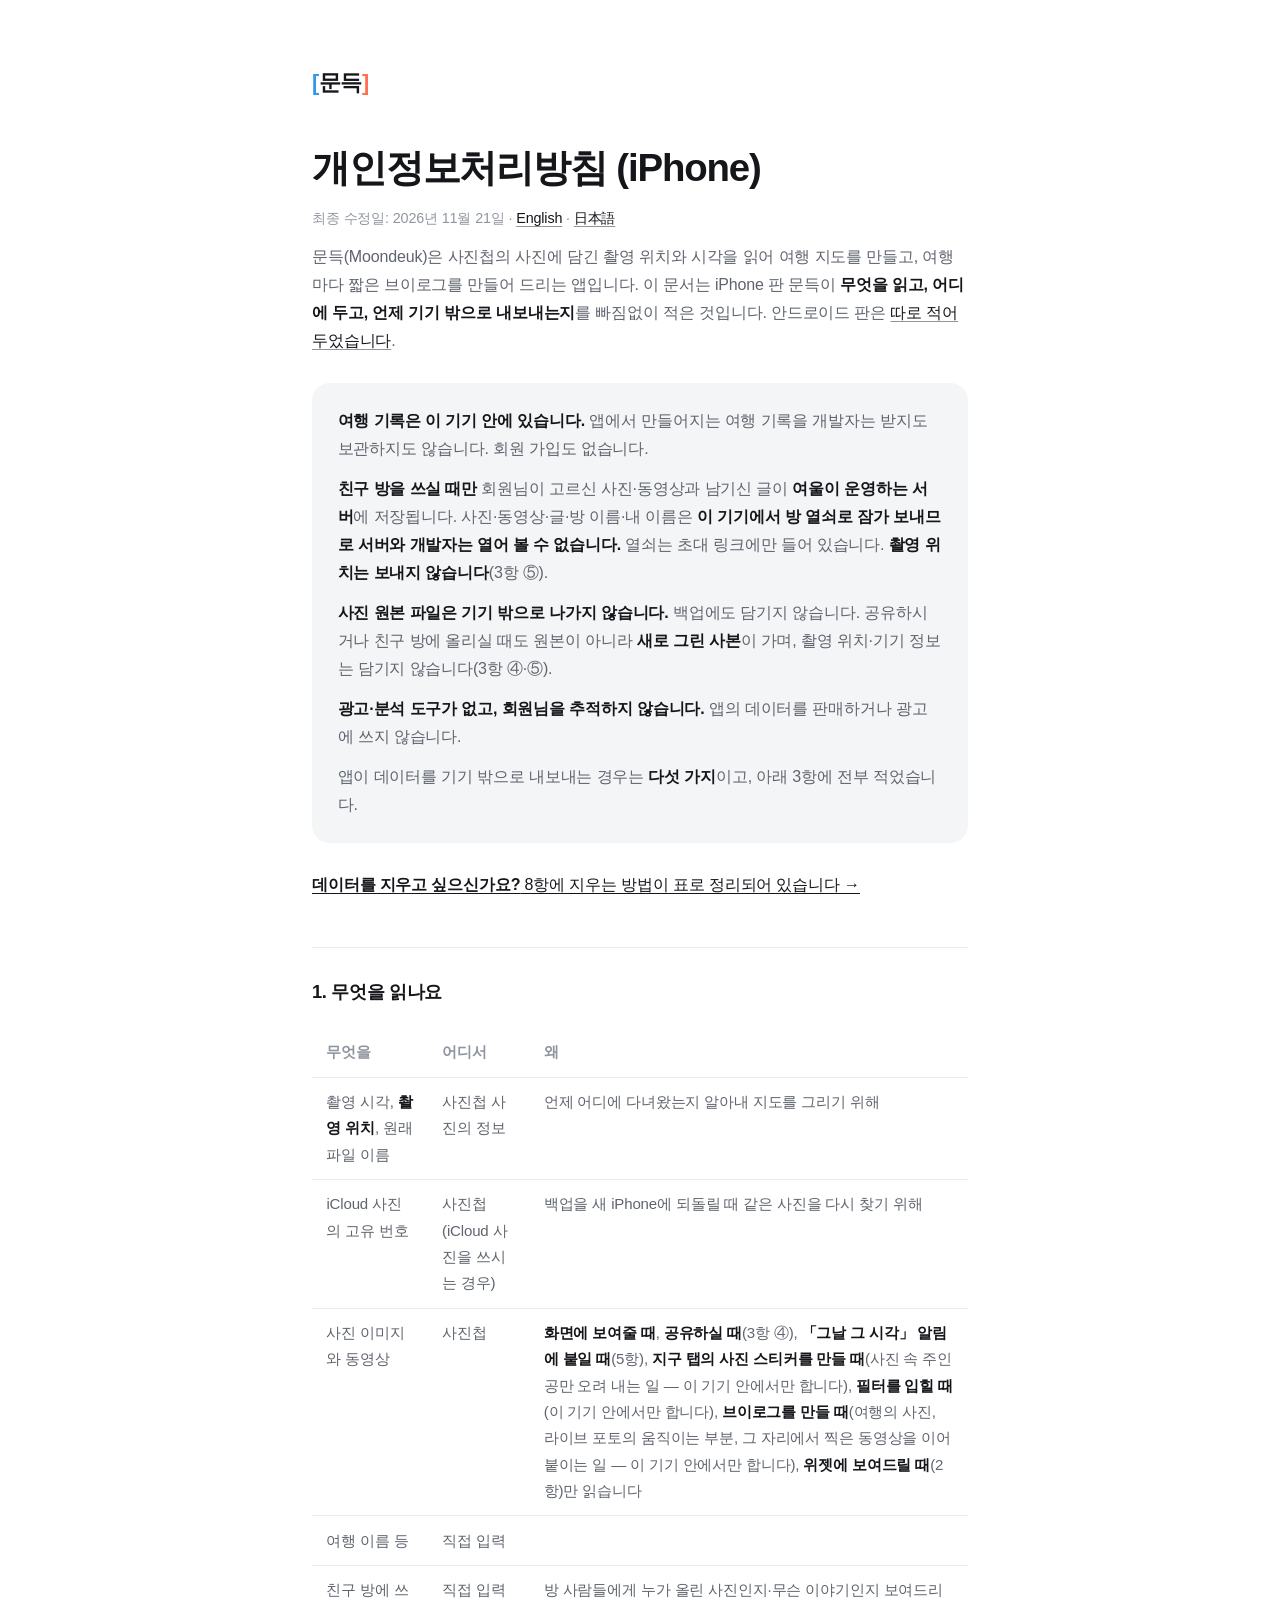
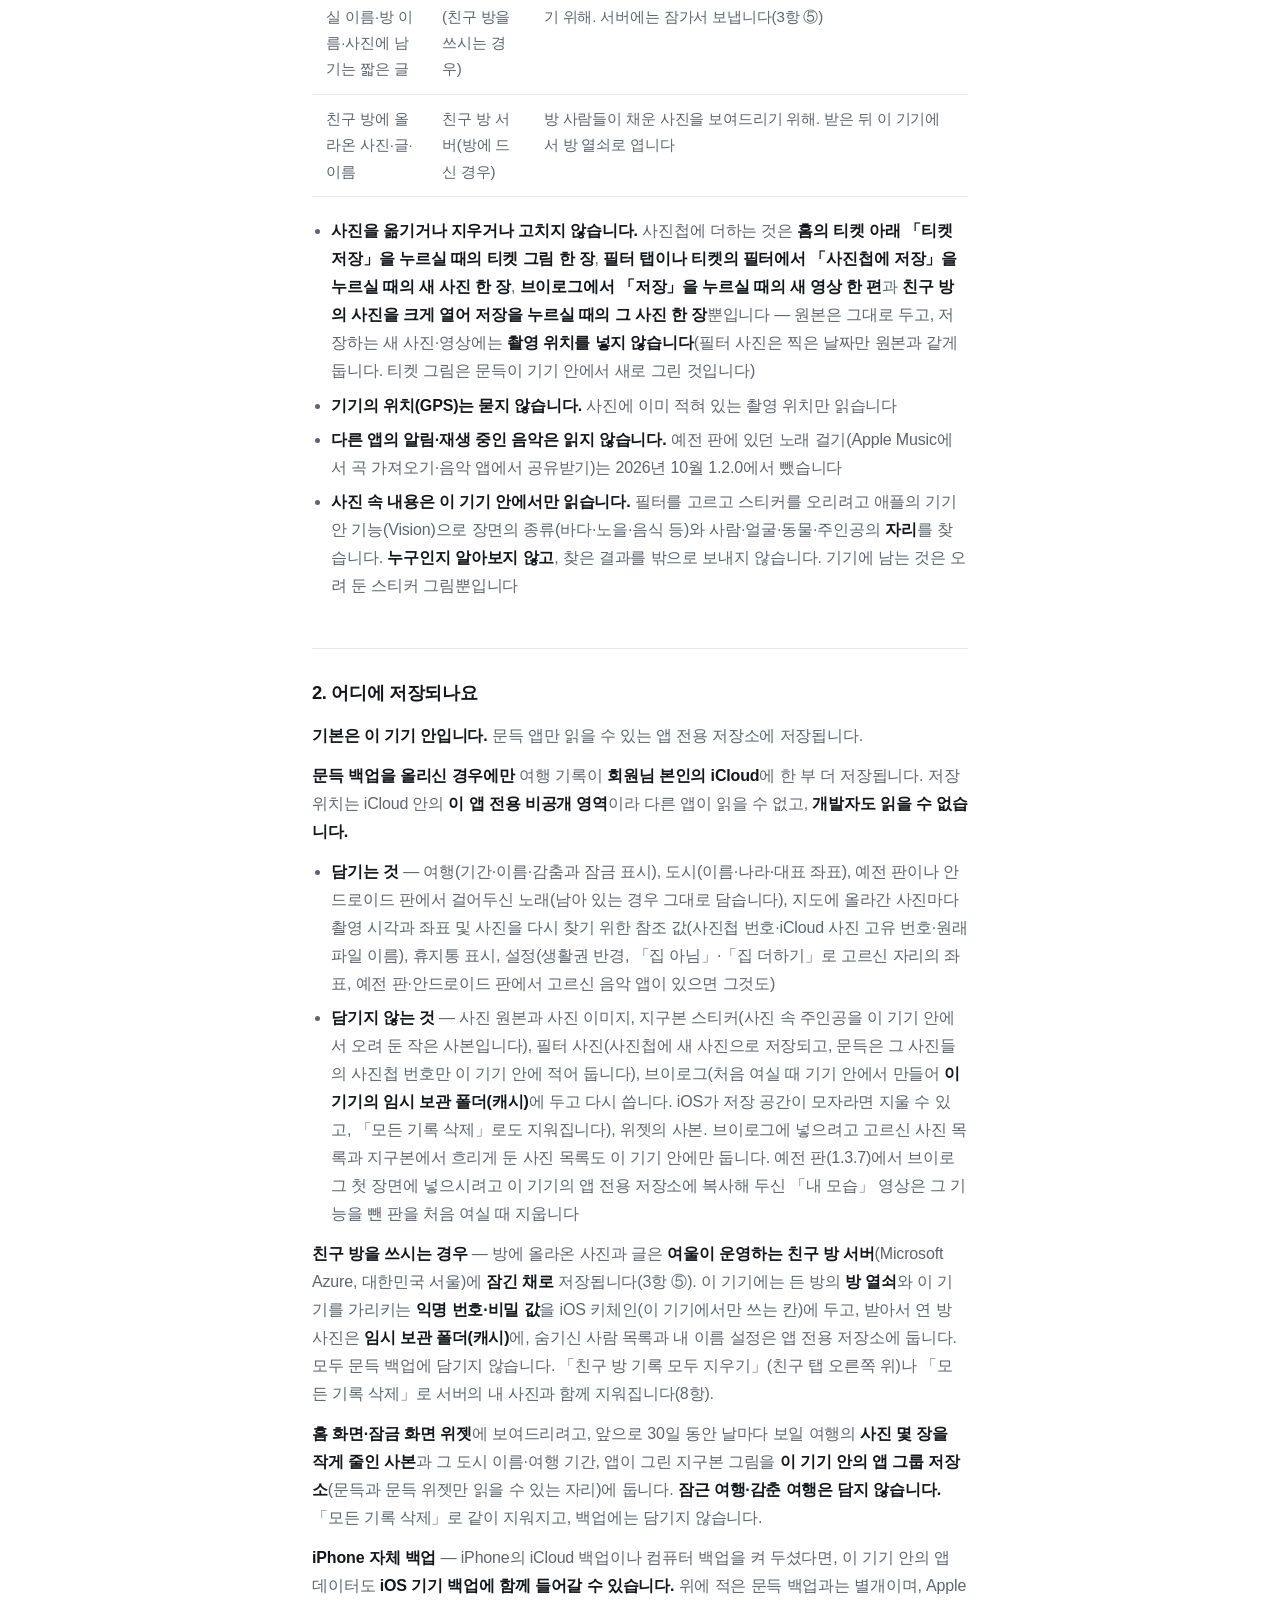
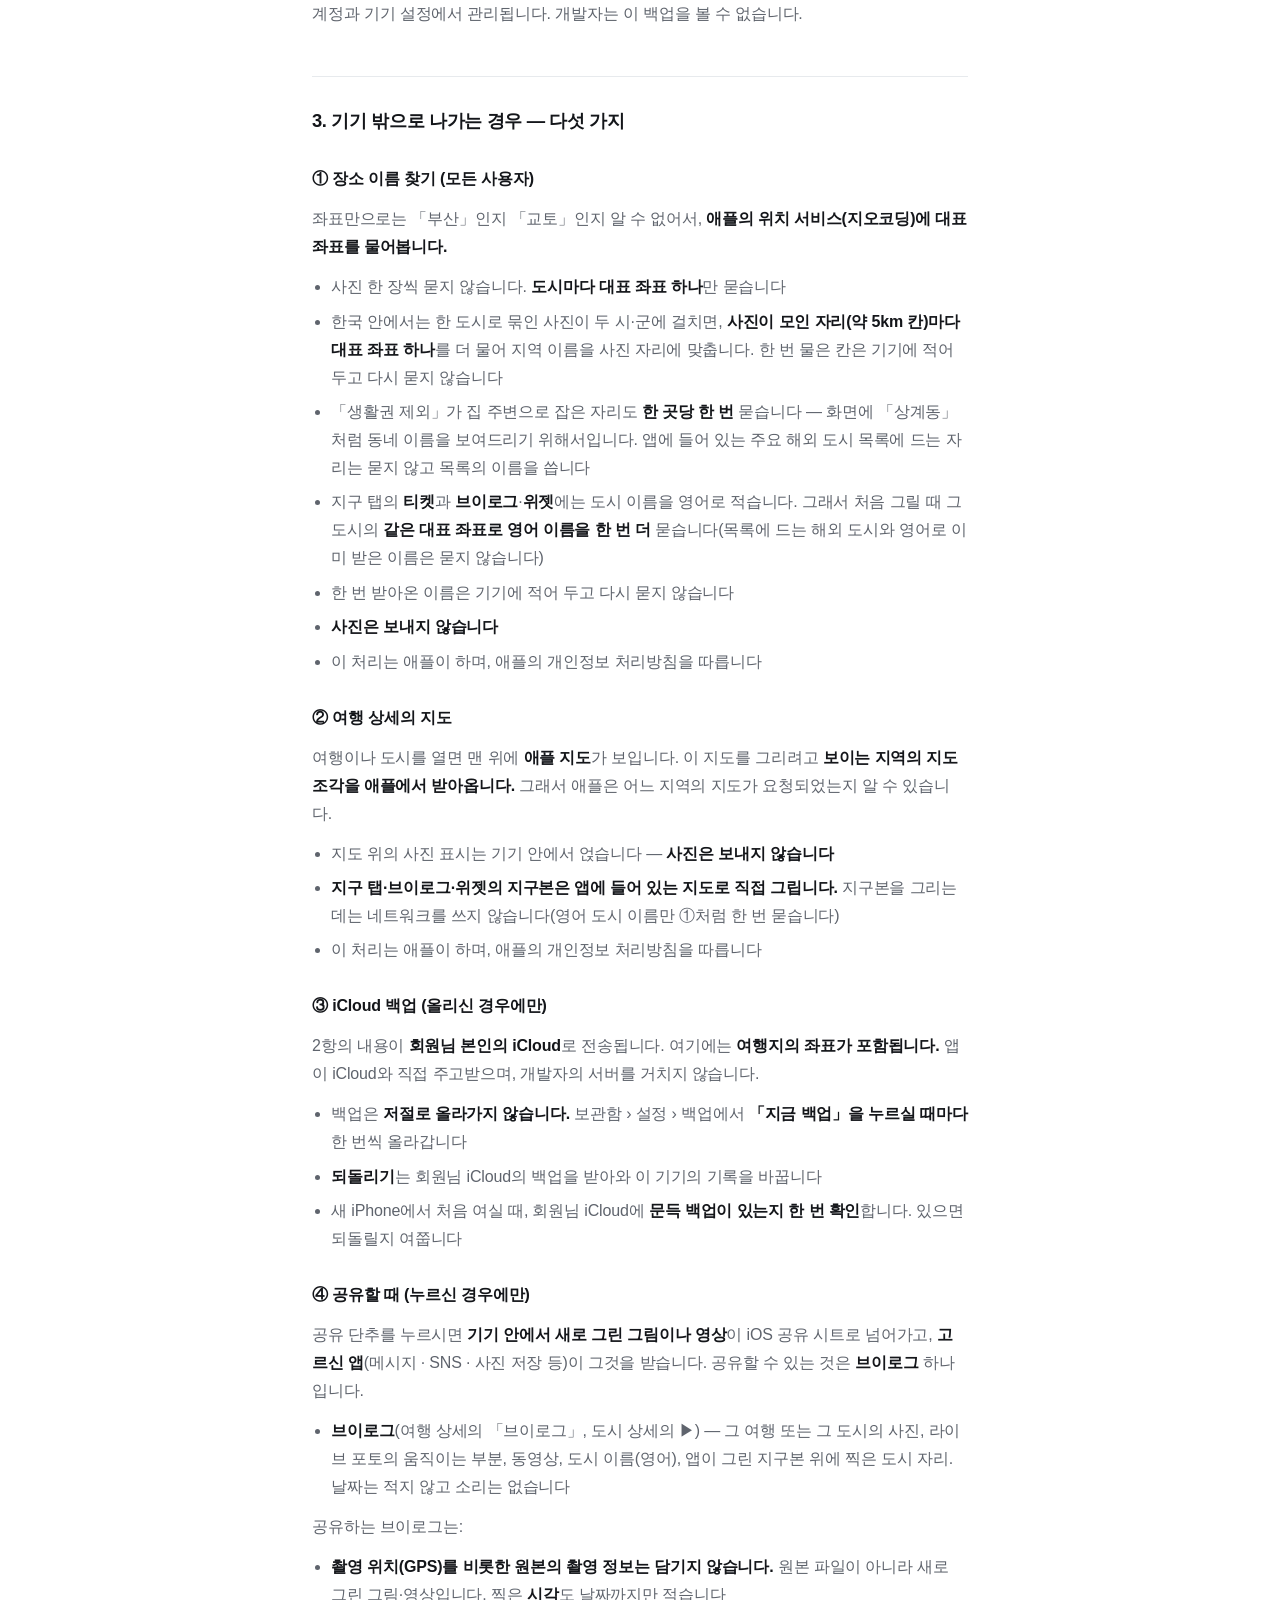
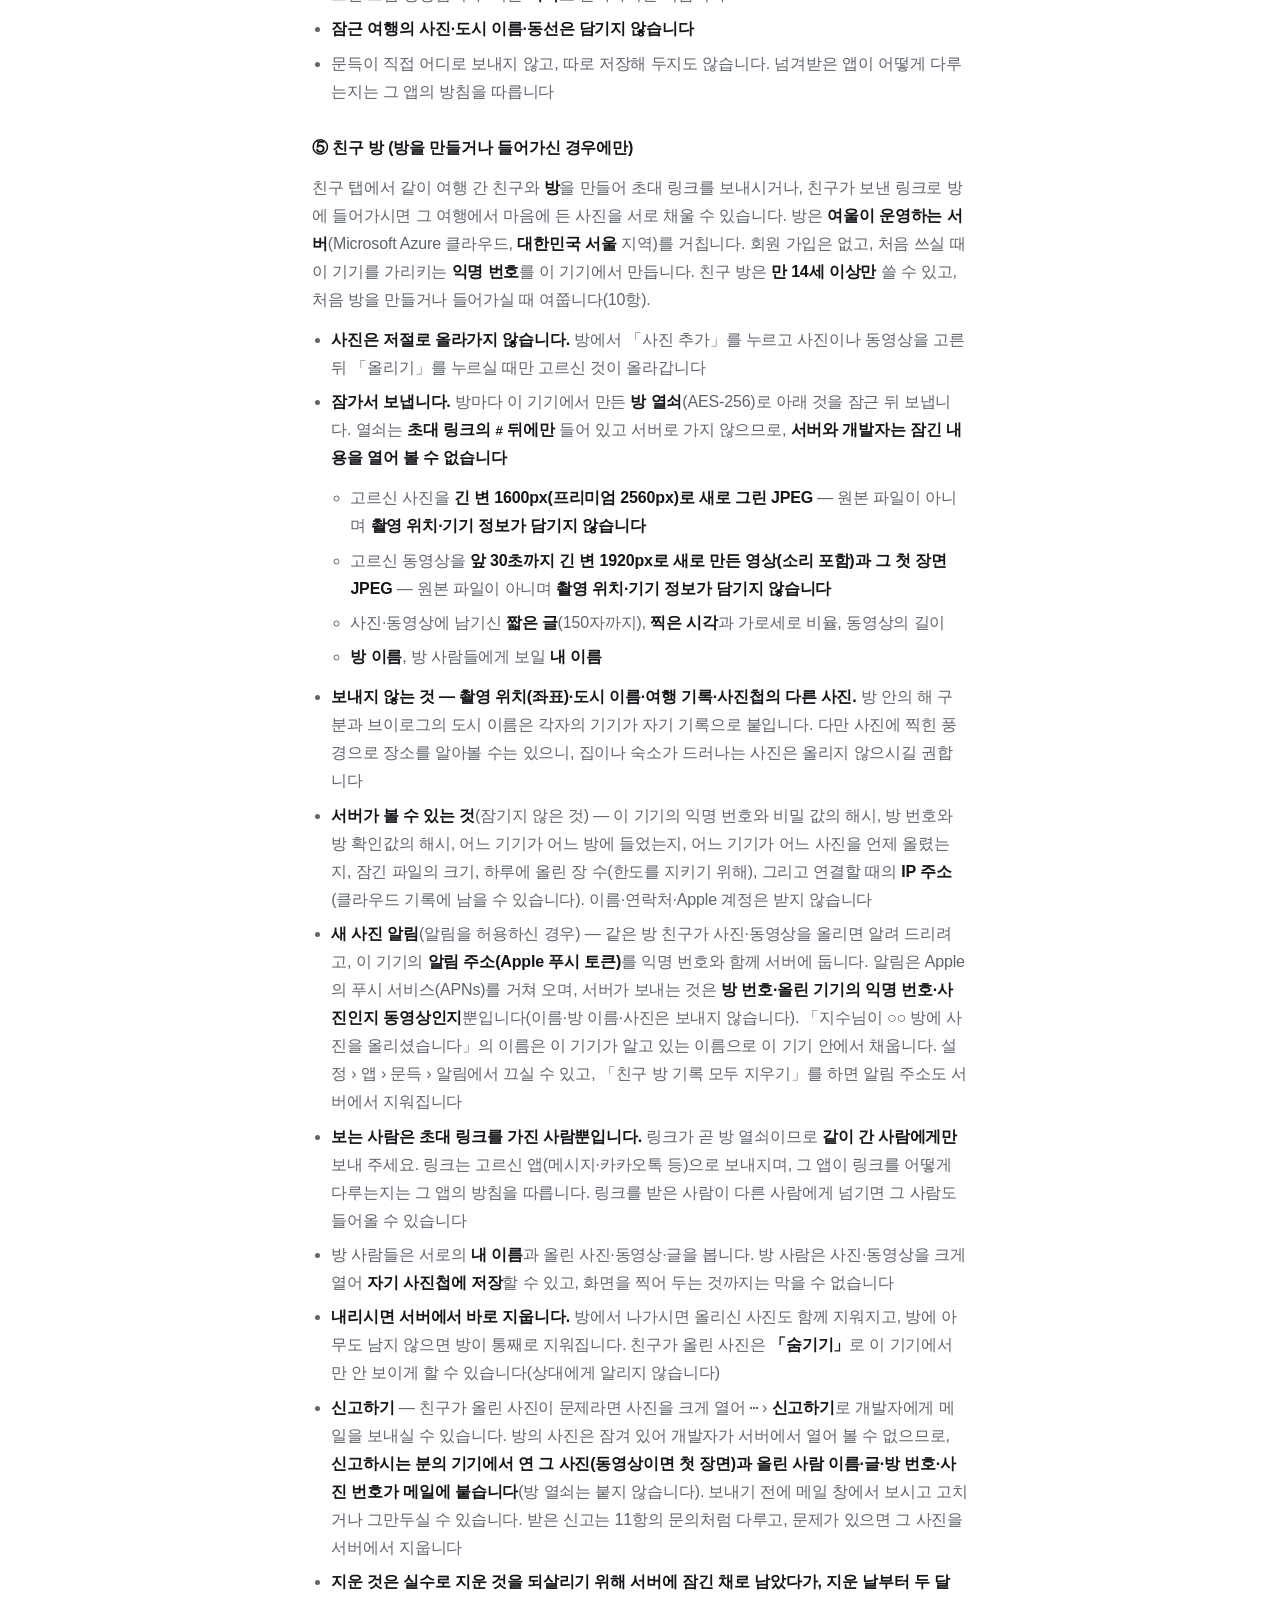
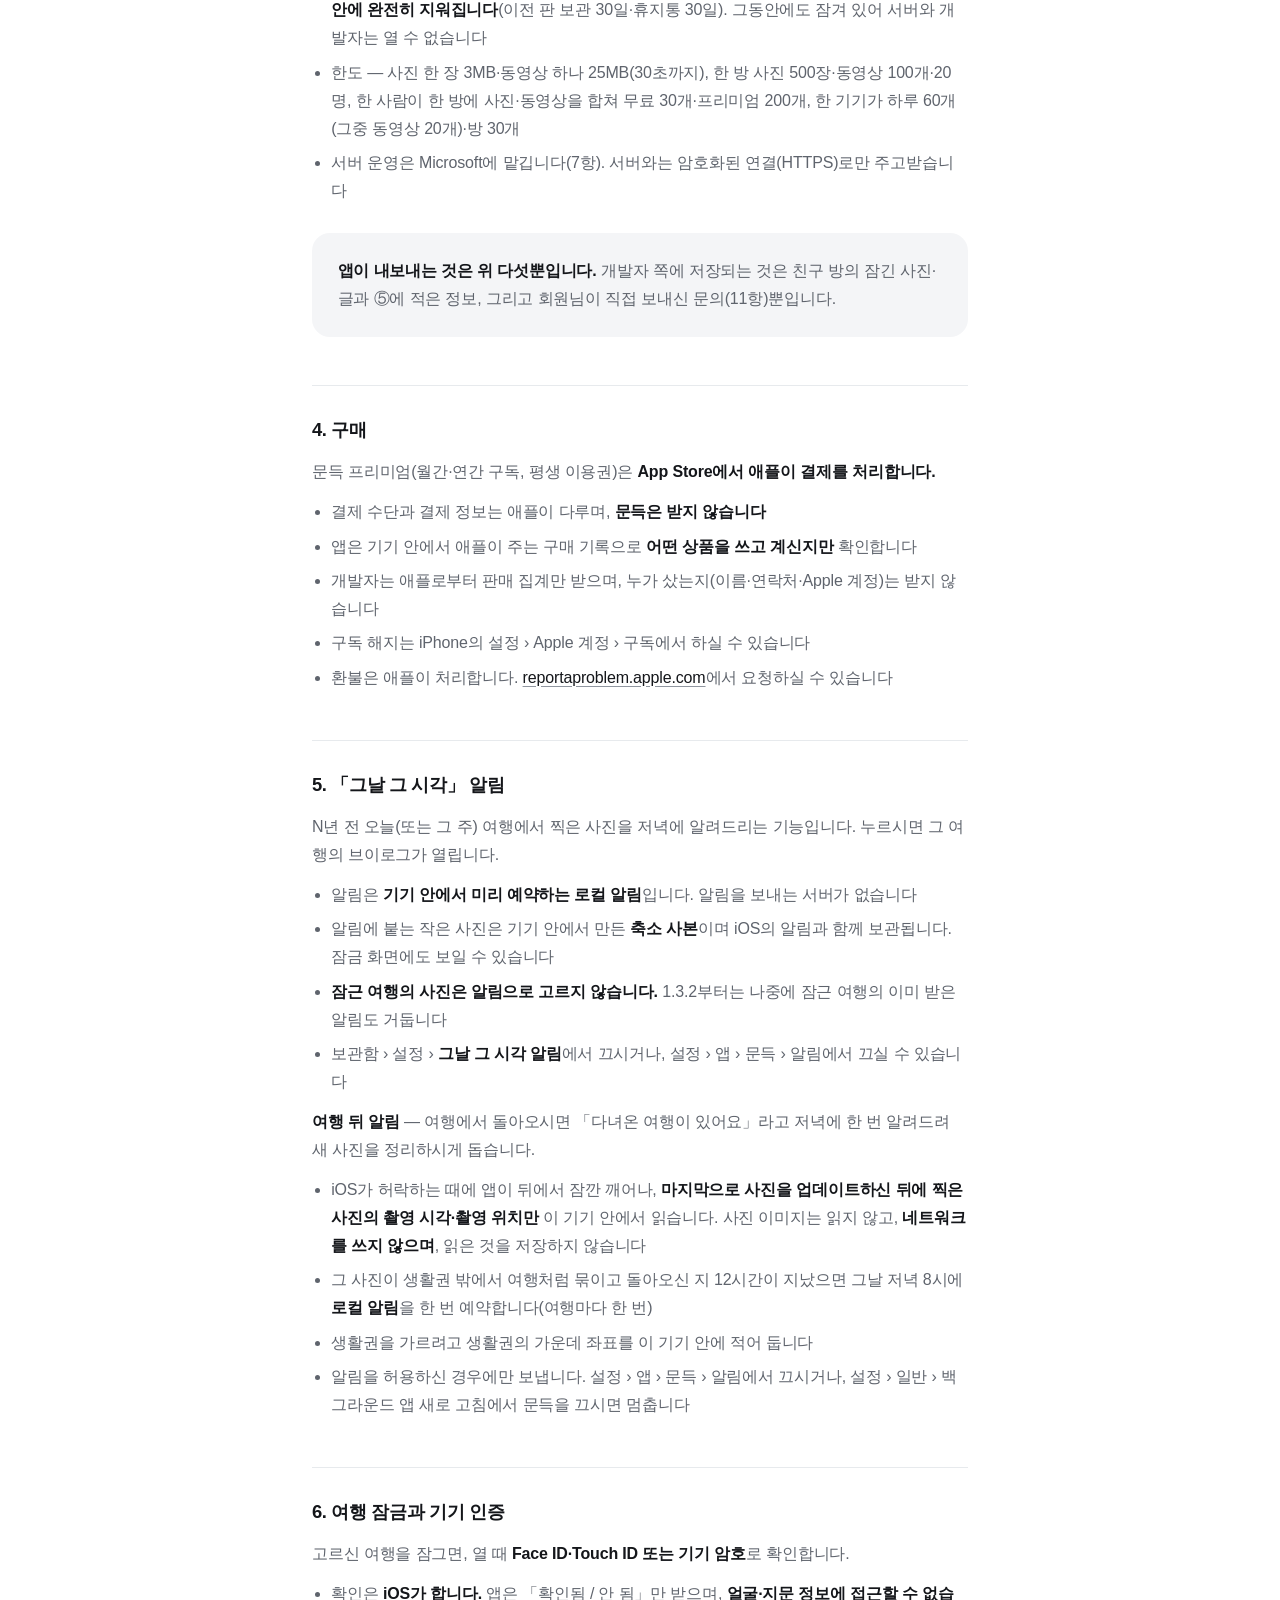
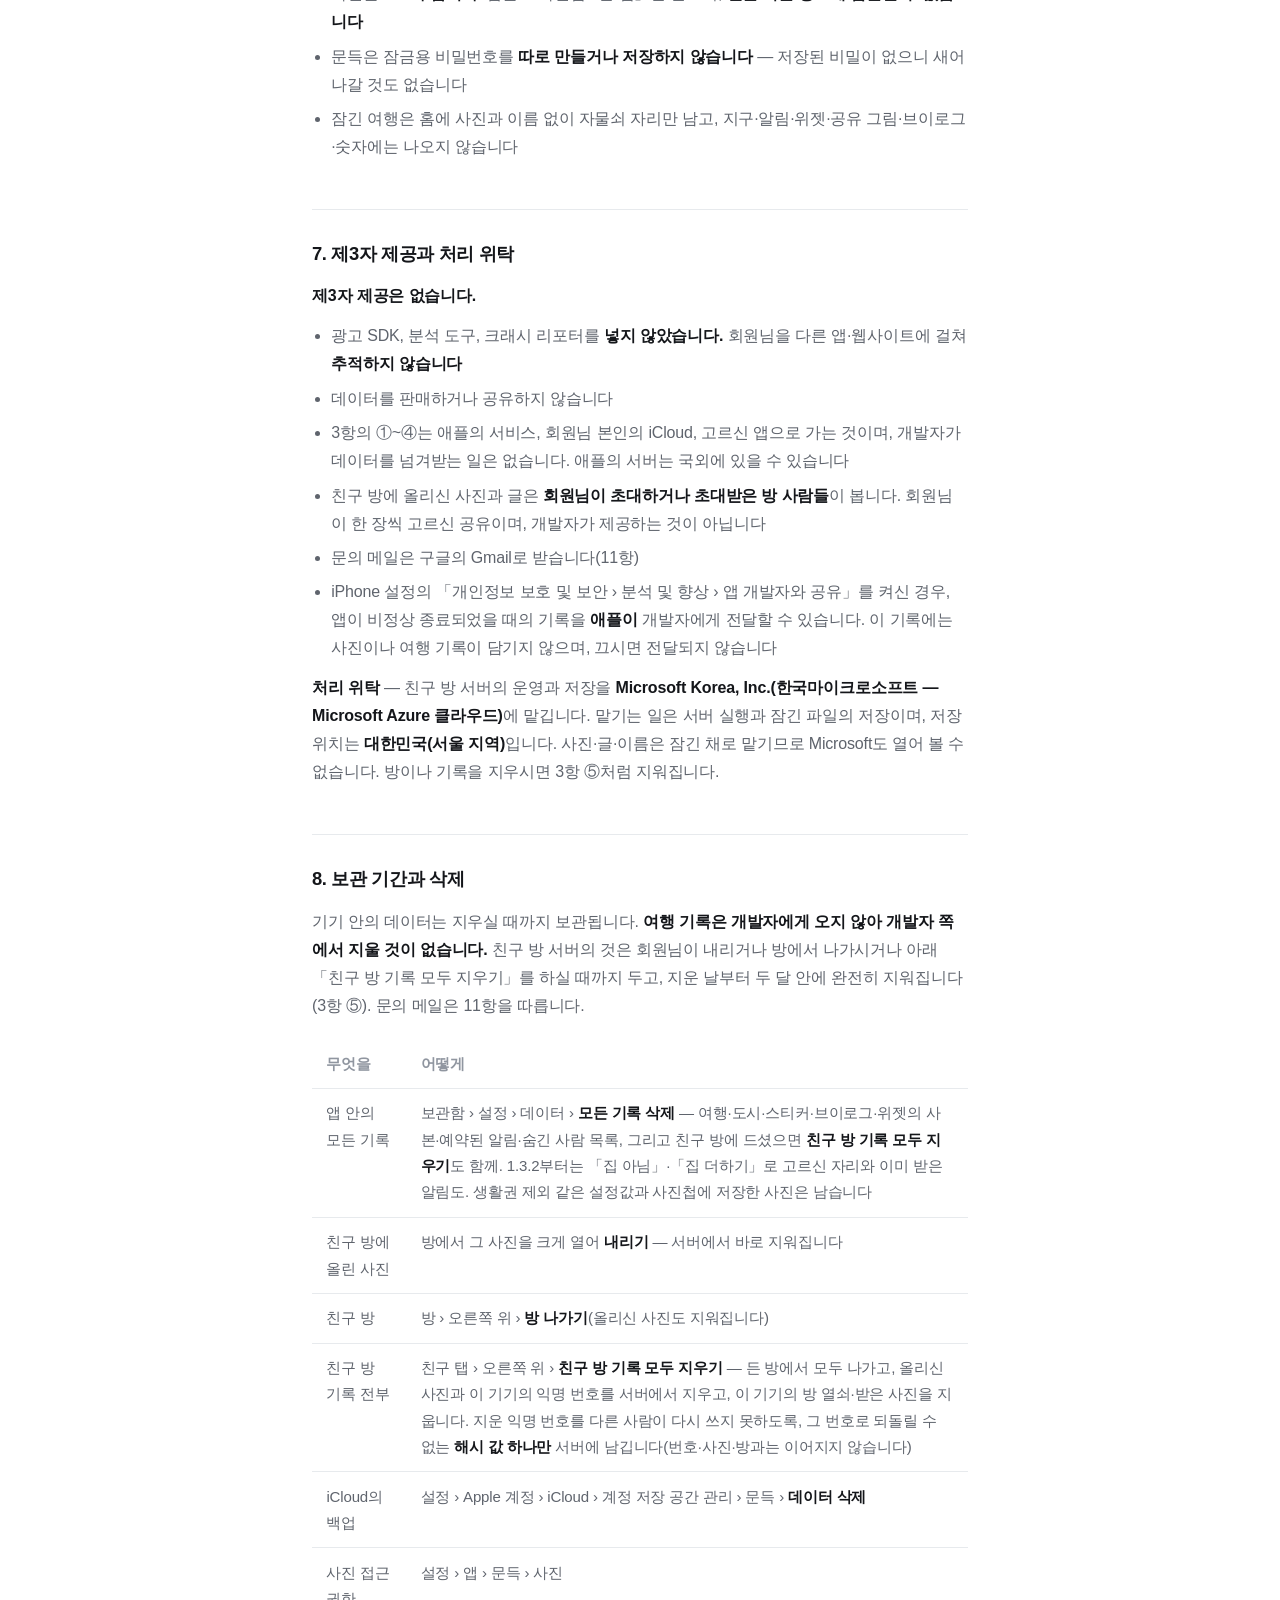
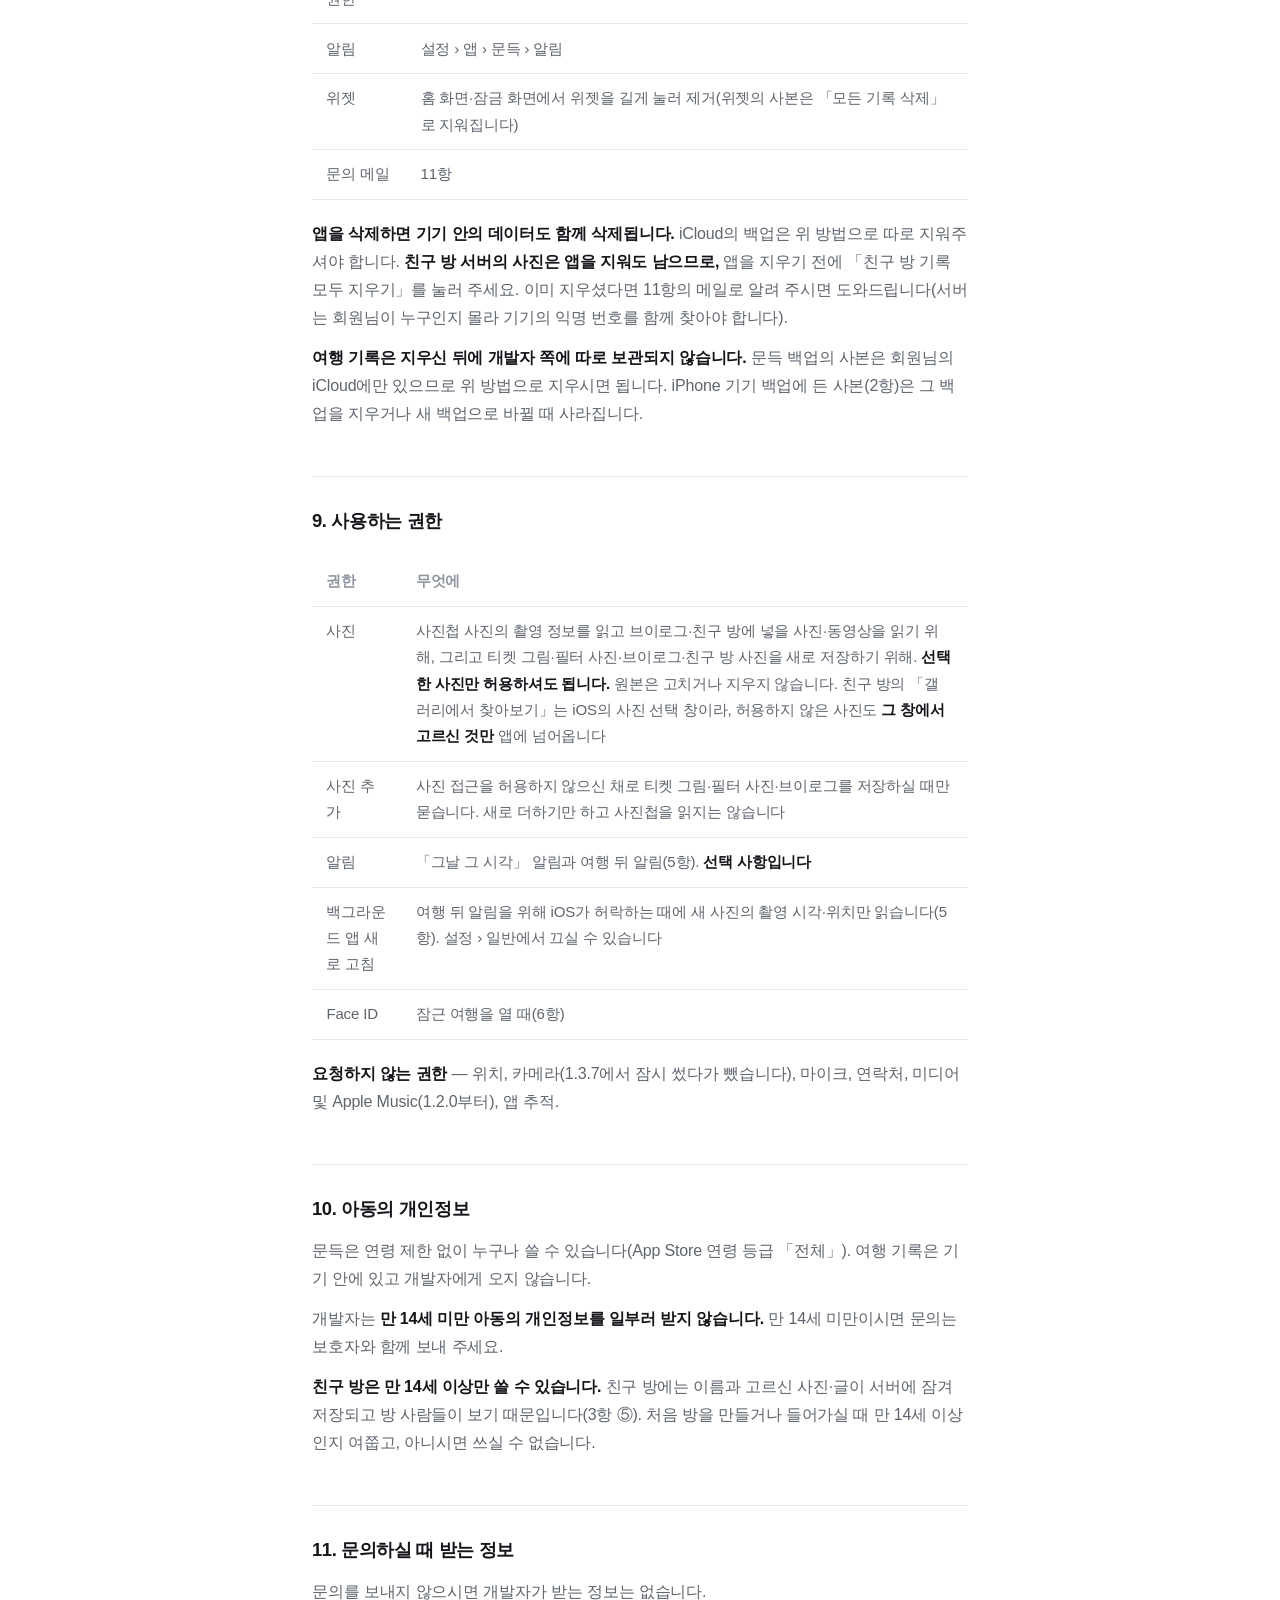
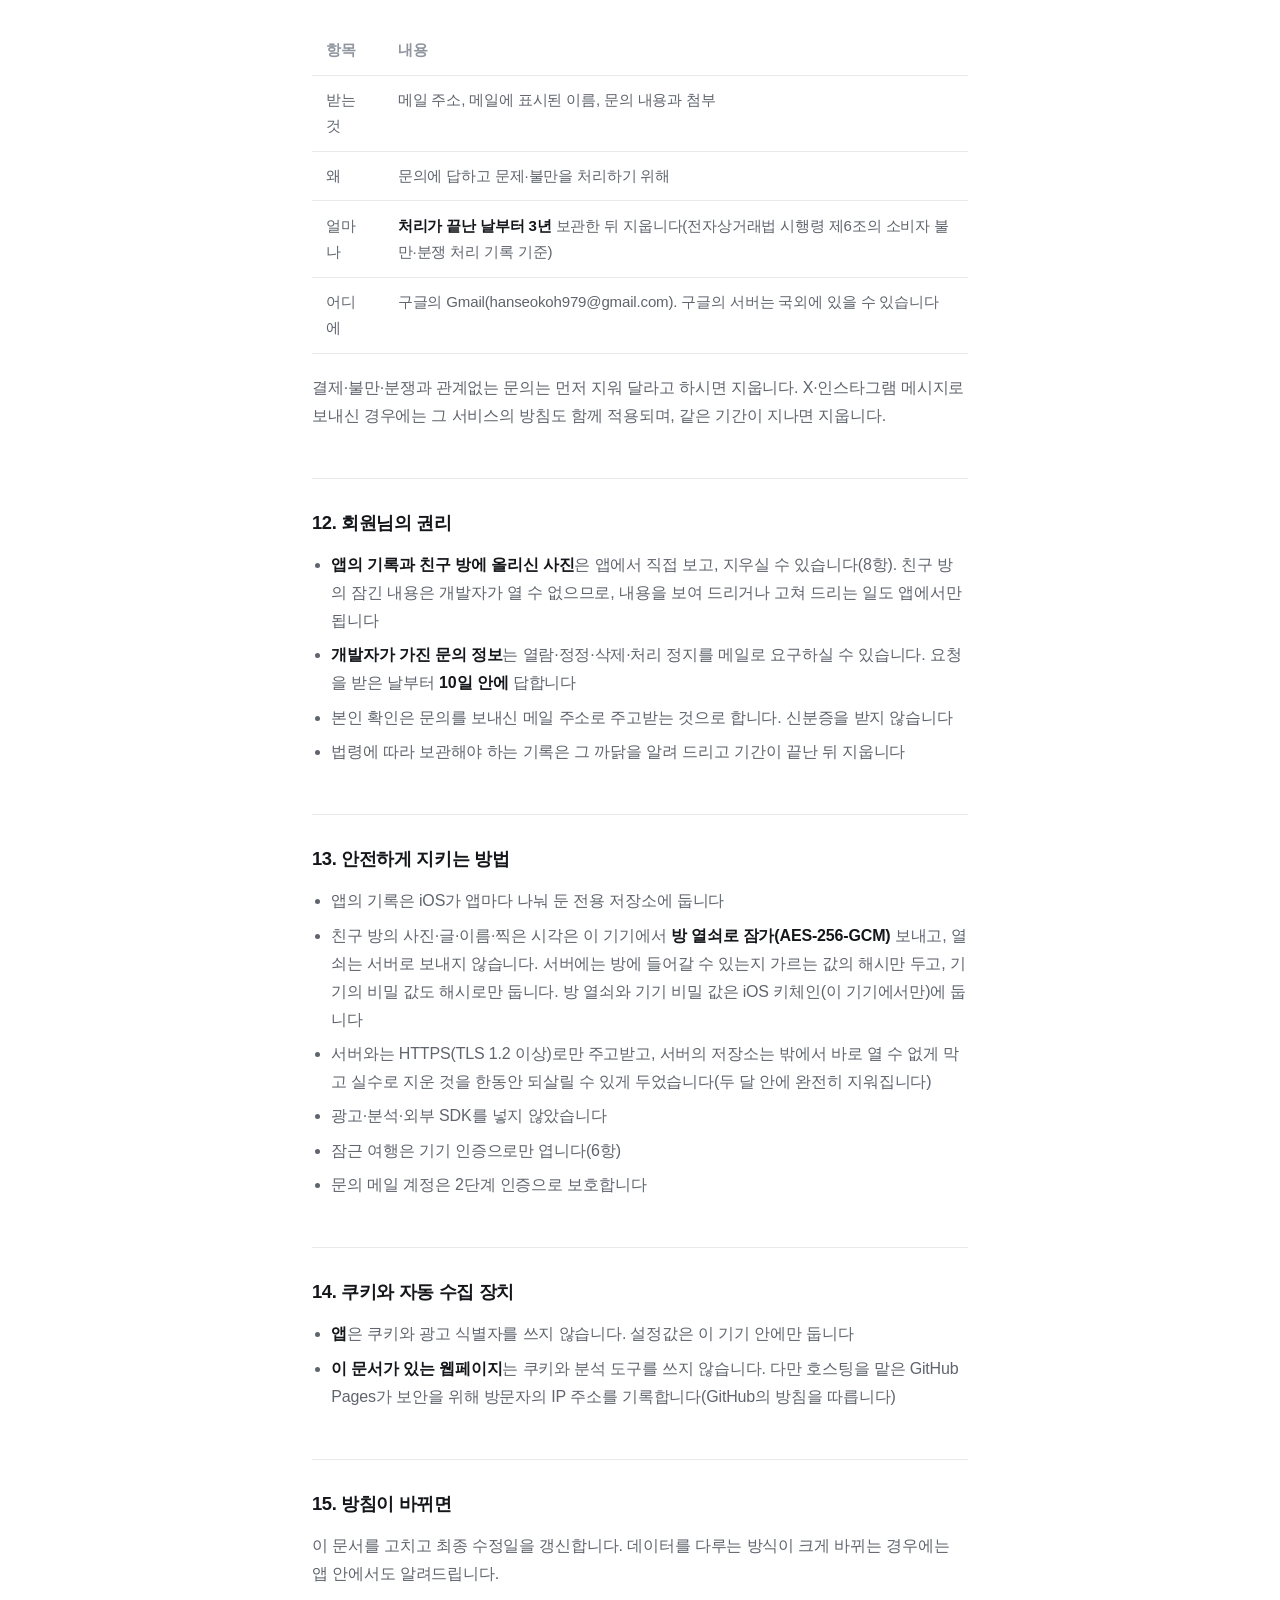
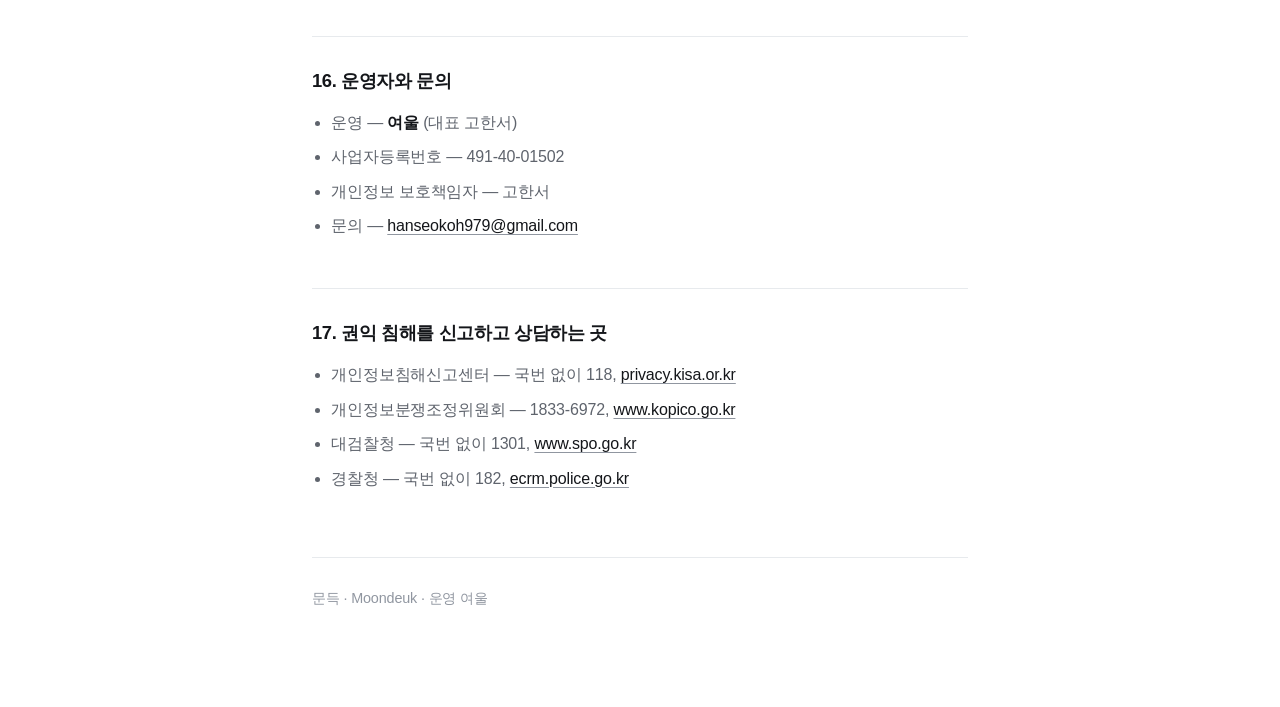
<file: privacy-ios.html>
<!DOCTYPE html>
<html lang="ko">
<head>
<meta charset="utf-8">
<meta name="viewport" content="width=device-width, initial-scale=1">
<title>문득 개인정보처리방침 (iPhone)</title>
<meta name="description" content="iPhone 판 문득이 무엇을 읽고, 어디에 두고, 언제 기기 밖으로 내보내는지.">
<link rel="stylesheet" href="style.css">
</head>
<body>
<div class="wrap">

  <a class="mark" href="./"><span class="b">[</span>문득<span class="c">]</span></a>

  <h1>개인정보처리방침 (iPhone)</h1>
  <p class="meta">최종 수정일: 2026년 11월 21일 · <a href="privacy-ios-en.html">English</a> · <a href="privacy-ios-ja.html">日本語</a></p>

  <p>문득(Moondeuk)은 사진첩의 사진에 담긴 촬영 위치와 시각을 읽어 여행 지도를 만들고, 여행마다 짧은
     브이로그를 만들어 드리는 앱입니다. 이 문서는 iPhone 판 문득이 <strong>무엇을 읽고, 어디에 두고, 언제 기기 밖으로
     내보내는지</strong>를 빠짐없이 적은 것입니다. 안드로이드 판은 <a href="privacy.html">따로 적어두었습니다</a>.</p>

  <div class="card">
    <p><strong>여행 기록은 이 기기 안에 있습니다.</strong> 앱에서 만들어지는 여행 기록을 개발자는 받지도 보관하지도 않습니다. 회원 가입도 없습니다.</p>
    <p><strong>친구 방을 쓰실 때만</strong> 회원님이 고르신 사진·동영상과 남기신 글이 <strong>여울이 운영하는 서버</strong>에 저장됩니다. 사진·동영상·글·방 이름·내 이름은
       <strong>이 기기에서 방 열쇠로 잠가 보내므로 서버와 개발자는 열어 볼 수 없습니다.</strong> 열쇠는 초대 링크에만 들어 있습니다. <strong>촬영 위치는 보내지 않습니다</strong>(3항 ⑤).</p>
    <p><strong>사진 원본 파일은 기기 밖으로 나가지 않습니다.</strong> 백업에도 담기지 않습니다. 공유하시거나 친구 방에 올리실 때도 원본이 아니라
       <strong>새로 그린 사본</strong>이 가며, 촬영 위치·기기 정보는 담기지 않습니다(3항 ④·⑤).</p>
    <p><strong>광고·분석 도구가 없고, 회원님을 추적하지 않습니다.</strong> 앱의 데이터를 판매하거나 광고에 쓰지 않습니다.</p>
    <p>앱이 데이터를 기기 밖으로 내보내는 경우는 <strong>다섯 가지</strong>이고, 아래 3항에 전부 적었습니다.</p>
  </div>

  <p class="lead-link"><a href="#delete"><strong>데이터를 지우고 싶으신가요?</strong> 8항에 지우는
     방법이 표로 정리되어 있습니다 →</a></p>

  <h2>1. 무엇을 읽나요</h2>
  <div class="scroll">
  <table>
    <tr><th>무엇을</th><th>어디서</th><th>왜</th></tr>
    <tr>
      <td>촬영 시각, <strong>촬영 위치</strong>, 원래 파일 이름</td>
      <td>사진첩 사진의 정보</td>
      <td>언제 어디에 다녀왔는지 알아내 지도를 그리기 위해</td>
    </tr>
    <tr>
      <td>iCloud 사진의 고유 번호</td>
      <td>사진첩(iCloud 사진을 쓰시는 경우)</td>
      <td>백업을 새 iPhone에 되돌릴 때 같은 사진을 다시 찾기 위해</td>
    </tr>
    <tr>
      <td>사진 이미지와 동영상</td>
      <td>사진첩</td>
      <td><strong>화면에 보여줄 때</strong>, <strong>공유하실 때</strong>(3항 ④), <strong>「그날 그 시각」 알림에 붙일 때</strong>(5항),
          <strong>지구 탭의 사진 스티커를 만들 때</strong>(사진 속 주인공만 오려 내는 일 — 이 기기 안에서만 합니다),
          <strong>필터를 입힐 때</strong>(이 기기 안에서만 합니다),
          <strong>브이로그를 만들 때</strong>(여행의 사진, 라이브 포토의 움직이는 부분, 그 자리에서 찍은 동영상을 이어 붙이는 일 — 이 기기 안에서만 합니다),
          <strong>위젯에 보여드릴 때</strong>(2항)만 읽습니다</td>
    </tr>
    <tr>
      <td>여행 이름 등</td>
      <td>직접 입력</td>
      <td></td>
    </tr>
    <tr>
      <td>친구 방에 쓰실 이름·방 이름·사진에 남기는 짧은 글</td>
      <td>직접 입력(친구 방을 쓰시는 경우)</td>
      <td>방 사람들에게 누가 올린 사진인지·무슨 이야기인지 보여드리기 위해. 서버에는 잠가서 보냅니다(3항 ⑤)</td>
    </tr>
    <tr>
      <td>친구 방에 올라온 사진·글·이름</td>
      <td>친구 방 서버(방에 드신 경우)</td>
      <td>방 사람들이 채운 사진을 보여드리기 위해. 받은 뒤 이 기기에서 방 열쇠로 엽니다</td>
    </tr>
  </table>
  </div>
  <ul>
    <li><strong>사진을 옮기거나 지우거나 고치지 않습니다.</strong> 사진첩에 더하는 것은 <strong>홈의 티켓 아래 「티켓 저장」을 누르실 때의 티켓 그림 한 장</strong>,
        <strong>필터 탭이나 티켓의 필터에서 「사진첩에 저장」을 누르실 때의 새 사진 한 장</strong>, <strong>브이로그에서 「저장」을 누르실 때의 새 영상 한 편</strong>과
        <strong>친구 방의 사진을 크게 열어 저장을 누르실 때의 그 사진 한 장</strong>뿐입니다
        — 원본은 그대로 두고, 저장하는 새 사진·영상에는 <strong>촬영 위치를 넣지 않습니다</strong>(필터 사진은 찍은 날짜만 원본과 같게 둡니다. 티켓 그림은 문득이 기기 안에서 새로 그린 것입니다)</li>
    <li><strong>기기의 위치(GPS)는 묻지 않습니다.</strong> 사진에 이미 적혀 있는 촬영 위치만 읽습니다</li>
    <li><strong>다른 앱의 알림·재생 중인 음악은 읽지 않습니다.</strong> 예전 판에 있던 노래 걸기(Apple Music에서 곡
        가져오기·음악 앱에서 공유받기)는 2026년 10월 1.2.0에서 뺐습니다</li>
    <li><strong>사진 속 내용은 이 기기 안에서만 읽습니다.</strong> 필터를 고르고 스티커를 오리려고 애플의 기기 안 기능(Vision)으로 장면의 종류(바다·노을·음식 등)와
        사람·얼굴·동물·주인공의 <strong>자리</strong>를 찾습니다. <strong>누구인지 알아보지 않고</strong>, 찾은 결과를 밖으로 보내지 않습니다. 기기에 남는 것은 오려 둔 스티커 그림뿐입니다</li>
  </ul>

  <h2>2. 어디에 저장되나요</h2>
  <p><strong>기본은 이 기기 안입니다.</strong> 문득 앱만 읽을 수 있는 앱 전용 저장소에 저장됩니다.</p>
  <p><strong>문득 백업을 올리신 경우에만</strong> 여행 기록이 <strong>회원님 본인의 iCloud</strong>에 한 부 더
     저장됩니다. 저장 위치는 iCloud 안의 <strong>이 앱 전용 비공개 영역</strong>이라 다른 앱이 읽을 수 없고,
     <strong>개발자도 읽을 수 없습니다.</strong></p>
  <ul>
    <li><strong>담기는 것</strong> — 여행(기간·이름·감춤과 잠금 표시), 도시(이름·나라·대표 좌표), 예전 판이나 안드로이드
        판에서 걸어두신 노래(남아 있는 경우 그대로 담습니다), 지도에 올라간 사진마다 촬영 시각과 좌표 및 사진을 다시 찾기 위한
        참조 값(사진첩 번호·iCloud 사진 고유 번호·원래 파일 이름), 휴지통 표시, 설정(생활권 반경, 「집 아님」·「집 더하기」로
        고르신 자리의 좌표, 예전 판·안드로이드 판에서 고르신 음악 앱이 있으면 그것도)</li>
    <li><strong>담기지 않는 것</strong> — 사진 원본과 사진 이미지, 지구본 스티커(사진 속 주인공을 이 기기 안에서 오려 둔 작은
        사본입니다), 필터 사진(사진첩에 새 사진으로 저장되고, 문득은 그 사진들의 사진첩 번호만 이 기기 안에
        적어 둡니다), 브이로그(처음 여실 때 기기 안에서 만들어 <strong>이 기기의 임시 보관 폴더(캐시)</strong>에 두고 다시 씁니다. iOS가 저장 공간이 모자라면 지울 수 있고,
        「모든 기록 삭제」로도 지워집니다), 위젯의 사본. 브이로그에 넣으려고 고르신 사진 목록과 지구본에서 흐리게 둔 사진 목록도 이 기기 안에만 둡니다.
        예전 판(1.3.7)에서 브이로그 첫 장면에 넣으시려고 이 기기의 앱 전용 저장소에 복사해 두신 「내 모습」 영상은 그 기능을 뺀 판을 처음 여실 때 지웁니다</li>
  </ul>
  <p><strong>친구 방을 쓰시는 경우</strong> — 방에 올라온 사진과 글은 <strong>여울이 운영하는 친구 방 서버</strong>(Microsoft Azure, 대한민국 서울)에 <strong>잠긴 채로</strong> 저장됩니다(3항 ⑤).
     이 기기에는 든 방의 <strong>방 열쇠</strong>와 이 기기를 가리키는 <strong>익명 번호·비밀 값</strong>을 iOS 키체인(이 기기에서만 쓰는 칸)에 두고, 받아서 연 방 사진은 <strong>임시 보관 폴더(캐시)</strong>에,
     숨기신 사람 목록과 내 이름 설정은 앱 전용 저장소에 둡니다. 모두 문득 백업에 담기지 않습니다. 「친구 방 기록 모두 지우기」(친구 탭 오른쪽 위)나 「모든 기록 삭제」로
     서버의 내 사진과 함께 지워집니다(8항).</p>
  <p><strong>홈 화면·잠금 화면 위젯</strong>에 보여드리려고, 앞으로 30일 동안 날마다 보일 여행의 <strong>사진 몇 장을
     작게 줄인 사본</strong>과 그 도시 이름·여행 기간, 앱이 그린 지구본 그림을 <strong>이 기기 안의 앱 그룹 저장소</strong>(문득과
     문득 위젯만 읽을 수 있는 자리)에 둡니다. <strong>잠근 여행·감춘 여행은 담지 않습니다.</strong> 「모든 기록 삭제」로 같이
     지워지고, 백업에는 담기지 않습니다.</p>
  <p><strong>iPhone 자체 백업</strong> — iPhone의 iCloud 백업이나 컴퓨터 백업을 켜 두셨다면, 이 기기 안의 앱 데이터도 <strong>iOS 기기 백업에 함께 들어갈 수 있습니다.</strong>
     위에 적은 문득 백업과는 별개이며, Apple 계정과 기기 설정에서 관리됩니다. 개발자는 이 백업을 볼 수 없습니다.</p>

  <h2>3. 기기 밖으로 나가는 경우 — 다섯 가지</h2>

  <h3>① 장소 이름 찾기 (모든 사용자)</h3>
  <p>좌표만으로는 「부산」인지 「교토」인지 알 수 없어서, <strong>애플의 위치 서비스(지오코딩)에
     대표 좌표를 물어봅니다.</strong></p>
  <ul>
    <li>사진 한 장씩 묻지 않습니다. <strong>도시마다 대표 좌표 하나</strong>만 묻습니다</li>
    <li>한국 안에서는 한 도시로 묶인 사진이 두 시·군에 걸치면, <strong>사진이 모인 자리(약 5km 칸)마다 대표 좌표 하나</strong>를
        더 물어 지역 이름을 사진 자리에 맞춥니다. 한 번 물은 칸은 기기에 적어 두고 다시 묻지 않습니다</li>
    <li>「생활권 제외」가 집 주변으로 잡은 자리도 <strong>한 곳당 한 번</strong> 묻습니다 — 화면에 「상계동」처럼
        동네 이름을 보여드리기 위해서입니다. 앱에 들어 있는 주요 해외 도시 목록에 드는 자리는 묻지 않고 목록의
        이름을 씁니다</li>
    <li>지구 탭의 <strong>티켓</strong>과 <strong>브이로그</strong>·<strong>위젯</strong>에는 도시 이름을 영어로 적습니다. 그래서 처음
        그릴 때 그 도시의 <strong>같은 대표 좌표로 영어 이름을 한 번 더</strong> 묻습니다(목록에 드는 해외 도시와 영어로 이미 받은
        이름은 묻지 않습니다)</li>
    <li>한 번 받아온 이름은 기기에 적어 두고 다시 묻지 않습니다</li>
    <li><strong>사진은 보내지 않습니다</strong></li>
    <li>이 처리는 애플이 하며, 애플의 개인정보 처리방침을 따릅니다</li>
  </ul>

  <h3>② 여행 상세의 지도</h3>
  <p>여행이나 도시를 열면 맨 위에 <strong>애플 지도</strong>가 보입니다. 이 지도를 그리려고 <strong>보이는 지역의 지도 조각을 애플에서
     받아옵니다.</strong> 그래서 애플은 어느 지역의 지도가 요청되었는지 알 수 있습니다.</p>
  <ul>
    <li>지도 위의 사진 표시는 기기 안에서 얹습니다 — <strong>사진은 보내지 않습니다</strong></li>
    <li><strong>지구 탭·브이로그·위젯의 지구본은 앱에 들어 있는 지도로 직접 그립니다.</strong> 지구본을 그리는 데는 네트워크를 쓰지 않습니다(영어 도시 이름만 ①처럼 한 번 묻습니다)</li>
    <li>이 처리는 애플이 하며, 애플의 개인정보 처리방침을 따릅니다</li>
  </ul>

  <h3>③ iCloud 백업 (올리신 경우에만)</h3>
  <p>2항의 내용이 <strong>회원님 본인의 iCloud</strong>로 전송됩니다. 여기에는 <strong>여행지의 좌표가
     포함됩니다.</strong> 앱이 iCloud와 직접 주고받으며, 개발자의 서버를 거치지 않습니다.</p>
  <ul>
    <li>백업은 <strong>저절로 올라가지 않습니다.</strong> 보관함 › 설정 › 백업에서 <strong>「지금 백업」을 누르실 때마다</strong>
        한 번씩 올라갑니다</li>
    <li><strong>되돌리기</strong>는 회원님 iCloud의 백업을 받아와 이 기기의 기록을 바꿉니다</li>
    <li>새 iPhone에서 처음 여실 때, 회원님 iCloud에 <strong>문득 백업이 있는지 한 번 확인</strong>합니다. 있으면
        되돌릴지 여쭙니다</li>
  </ul>

  <h3>④ 공유할 때 (누르신 경우에만)</h3>
  <p>공유 단추를 누르시면 <strong>기기 안에서 새로 그린 그림이나 영상</strong>이 iOS 공유 시트로 넘어가고,
     <strong>고르신 앱</strong>(메시지 · SNS · 사진 저장 등)이 그것을 받습니다. 공유할 수 있는 것은 <strong>브이로그</strong> 하나입니다.</p>
  <ul>
    <li><strong>브이로그</strong>(여행 상세의 「브이로그」, 도시 상세의 ▶) — 그 여행 또는 그 도시의 사진, 라이브 포토의 움직이는 부분, 동영상, 도시 이름(영어),
        앱이 그린 지구본 위에 찍은 도시 자리. 날짜는 적지 않고 소리는 없습니다</li>
  </ul>
  <p>공유하는 브이로그는:</p>
  <ul>
    <li><strong>촬영 위치(GPS)를 비롯한 원본의 촬영 정보는 담기지 않습니다.</strong> 원본 파일이 아니라 새로
        그린 그림·영상입니다. 찍은 <strong>시각</strong>도 날짜까지만 적습니다</li>
    <li><strong>잠근 여행의 사진·도시 이름·동선은 담기지 않습니다</strong></li>
    <li>문득이 직접 어디로 보내지 않고, 따로 저장해 두지도 않습니다. 넘겨받은 앱이 어떻게 다루는지는 그 앱의
        방침을 따릅니다</li>
  </ul>

  <h3>⑤ 친구 방 (방을 만들거나 들어가신 경우에만)</h3>
  <p>친구 탭에서 같이 여행 간 친구와 <strong>방</strong>을 만들어 초대 링크를 보내시거나, 친구가 보낸 링크로 방에 들어가시면 그 여행에서 마음에 든 사진을 서로 채울 수 있습니다.
     방은 <strong>여울이 운영하는 서버</strong>(Microsoft Azure 클라우드, <strong>대한민국 서울</strong> 지역)를 거칩니다. 회원 가입은 없고, 처음 쓰실 때 이 기기를 가리키는
     <strong>익명 번호</strong>를 이 기기에서 만듭니다. 친구 방은 <strong>만 14세 이상만</strong> 쓸 수 있고, 처음 방을 만들거나 들어가실 때 여쭙니다(10항).
</p>
  <ul>
    <li><strong>사진은 저절로 올라가지 않습니다.</strong> 방에서 「사진 추가」를 누르고 사진이나 동영상을 고른 뒤 「올리기」를 누르실 때만 고르신 것이 올라갑니다</li>
    <li><strong>잠가서 보냅니다.</strong> 방마다 이 기기에서 만든 <strong>방 열쇠</strong>(AES-256)로 아래 것을 잠근 뒤 보냅니다. 열쇠는 <strong>초대 링크의 <code>#</code> 뒤에만</strong> 들어 있고
        서버로 가지 않으므로, <strong>서버와 개발자는 잠긴 내용을 열어 볼 수 없습니다</strong>
      <ul>
        <li>고르신 사진을 <strong>긴 변 1600px(프리미엄 2560px)로 새로 그린 JPEG</strong> — 원본 파일이 아니며 <strong>촬영 위치·기기 정보가 담기지 않습니다</strong></li>
        <li>고르신 동영상을 <strong>앞 30초까지 긴 변 1920px로 새로 만든 영상(소리 포함)과 그 첫 장면 JPEG</strong> — 원본 파일이 아니며 <strong>촬영 위치·기기 정보가 담기지 않습니다</strong></li>
        <li>사진·동영상에 남기신 <strong>짧은 글</strong>(150자까지), <strong>찍은 시각</strong>과 가로세로 비율, 동영상의 길이</li>
        <li><strong>방 이름</strong>, 방 사람들에게 보일 <strong>내 이름</strong></li>
      </ul>
    </li>
    <li><strong>보내지 않는 것 — 촬영 위치(좌표)·도시 이름·여행 기록·사진첩의 다른 사진.</strong> 방 안의 해 구분과 브이로그의 도시 이름은 각자의 기기가 자기 기록으로 붙입니다.
        다만 사진에 찍힌 풍경으로 장소를 알아볼 수는 있으니, 집이나 숙소가 드러나는 사진은 올리지 않으시길 권합니다</li>
    <li><strong>서버가 볼 수 있는 것</strong>(잠기지 않은 것) — 이 기기의 익명 번호와 비밀 값의 해시, 방 번호와 방 확인값의 해시, 어느 기기가 어느 방에 들었는지, 어느 기기가 어느 사진을 언제 올렸는지,
        잠긴 파일의 크기, 하루에 올린 장 수(한도를 지키기 위해), 그리고 연결할 때의 <strong>IP 주소</strong>(클라우드 기록에 남을 수 있습니다). 이름·연락처·Apple 계정은 받지 않습니다</li>
    <li><strong>새 사진 알림</strong>(알림을 허용하신 경우) — 같은 방 친구가 사진·동영상을 올리면 알려 드리려고, 이 기기의 <strong>알림 주소(Apple 푸시 토큰)</strong>를 익명 번호와 함께 서버에 둡니다.
        알림은 Apple의 푸시 서비스(APNs)를 거쳐 오며, 서버가 보내는 것은 <strong>방 번호·올린 기기의 익명 번호·사진인지 동영상인지</strong>뿐입니다(이름·방 이름·사진은 보내지 않습니다).
        「지수님이 ○○ 방에 사진을 올리셨습니다」의 이름은 이 기기가 알고 있는 이름으로 이 기기 안에서 채웁니다. 설정 › 앱 › 문득 › 알림에서 끄실 수 있고,
        「친구 방 기록 모두 지우기」를 하면 알림 주소도 서버에서 지워집니다</li>
    <li><strong>보는 사람은 초대 링크를 가진 사람뿐입니다.</strong> 링크가 곧 방 열쇠이므로 <strong>같이 간 사람에게만</strong> 보내 주세요. 링크는 고르신 앱(메시지·카카오톡 등)으로 보내지며,
        그 앱이 링크를 어떻게 다루는지는 그 앱의 방침을 따릅니다. 링크를 받은 사람이 다른 사람에게 넘기면 그 사람도 들어올 수 있습니다</li>
    <li>방 사람들은 서로의 <strong>내 이름</strong>과 올린 사진·동영상·글을 봅니다. 방 사람은 사진·동영상을 크게 열어 <strong>자기 사진첩에 저장</strong>할 수 있고, 화면을 찍어 두는 것까지는 막을 수 없습니다</li>
    <li><strong>내리시면 서버에서 바로 지웁니다.</strong> 방에서 나가시면 올리신 사진도 함께 지워지고, 방에 아무도 남지 않으면 방이 통째로 지워집니다. 친구가 올린 사진은
        <strong>「숨기기」</strong>로 이 기기에서만 안 보이게 할 수 있습니다(상대에게 알리지 않습니다)</li>
    <li><strong>신고하기</strong> — 친구가 올린 사진이 문제라면 사진을 크게 열어 ⋯ › <strong>신고하기</strong>로 개발자에게 메일을 보내실 수 있습니다. 방의 사진은 잠겨 있어 개발자가 서버에서 열어 볼 수 없으므로,
        <strong>신고하시는 분의 기기에서 연 그 사진(동영상이면 첫 장면)과 올린 사람 이름·글·방 번호·사진 번호가 메일에 붙습니다</strong>(방 열쇠는 붙지 않습니다). 보내기 전에 메일 창에서 보시고 고치거나 그만두실 수 있습니다.
        받은 신고는 11항의 문의처럼 다루고, 문제가 있으면 그 사진을 서버에서 지웁니다</li>
    <li><strong>지운 것은 실수로 지운 것을 되살리기 위해 서버에 잠긴 채로 남았다가, 지운 날부터 두 달 안에 완전히 지워집니다</strong>(이전 판 보관 30일·휴지통 30일). 그동안에도 잠겨 있어 서버와 개발자는 열 수 없습니다</li>
    <li>한도 — 사진 한 장 3MB·동영상 하나 25MB(30초까지), 한 방 사진 500장·동영상 100개·20명, 한 사람이 한 방에 사진·동영상을 합쳐 무료 30개·프리미엄 200개, 한 기기가 하루 60개(그중 동영상 20개)·방 30개</li>
    <li>서버 운영은 Microsoft에 맡깁니다(7항). 서버와는 암호화된 연결(HTTPS)로만 주고받습니다</li>
  </ul>

  <div class="card">
    <p><strong>앱이 내보내는 것은 위 다섯뿐입니다.</strong> 개발자 쪽에 저장되는 것은 친구 방의 잠긴 사진·글과 ⑤에 적은 정보, 그리고 회원님이 직접 보내신 문의(11항)뿐입니다.</p>
  </div>

  <h2>4. 구매</h2>
  <p>문득 프리미엄(월간·연간 구독, 평생 이용권)은 <strong>App Store에서 애플이 결제를 처리합니다.</strong></p>
  <ul>
    <li>결제 수단과 결제 정보는 애플이 다루며, <strong>문득은 받지 않습니다</strong></li>
    <li>앱은 기기 안에서 애플이 주는 구매 기록으로 <strong>어떤 상품을 쓰고 계신지만</strong> 확인합니다</li>
    <li>개발자는 애플로부터 판매 집계만 받으며, 누가 샀는지(이름·연락처·Apple 계정)는 받지 않습니다</li>
    <li>구독 해지는 iPhone의 설정 › Apple 계정 › 구독에서 하실 수 있습니다</li>
    <li>환불은 애플이 처리합니다. <a href="https://reportaproblem.apple.com">reportaproblem.apple.com</a>에서 요청하실 수 있습니다</li>
  </ul>

  <h2>5. 「그날 그 시각」 알림</h2>
  <p>N년 전 오늘(또는 그 주) 여행에서 찍은 사진을 저녁에 알려드리는 기능입니다. 누르시면 그 여행의
     브이로그가 열립니다.</p>
  <ul>
    <li>알림은 <strong>기기 안에서 미리 예약하는 로컬 알림</strong>입니다. 알림을 보내는 서버가 없습니다</li>
    <li>알림에 붙는 작은 사진은 기기 안에서 만든 <strong>축소 사본</strong>이며 iOS의 알림과 함께 보관됩니다.
        잠금 화면에도 보일 수 있습니다</li>
    <li><strong>잠근 여행의 사진은 알림으로 고르지 않습니다.</strong> 1.3.2부터는 나중에 잠근 여행의 이미 받은 알림도 거둡니다</li>
    <li>보관함 › 설정 › <strong>그날 그 시각 알림</strong>에서 끄시거나, 설정 › 앱 › 문득 › 알림에서 끄실 수 있습니다</li>
  </ul>
  <p><strong>여행 뒤 알림</strong> — 여행에서 돌아오시면 「다녀온 여행이 있어요」라고 저녁에 한 번 알려드려 새 사진을 정리하시게 돕습니다.</p>
  <ul>
    <li>iOS가 허락하는 때에 앱이 뒤에서 잠깐 깨어나, <strong>마지막으로 사진을 업데이트하신 뒤에 찍은 사진의 촬영 시각·촬영 위치만</strong> 이 기기 안에서 읽습니다.
        사진 이미지는 읽지 않고, <strong>네트워크를 쓰지 않으며</strong>, 읽은 것을 저장하지 않습니다</li>
    <li>그 사진이 생활권 밖에서 여행처럼 묶이고 돌아오신 지 12시간이 지났으면 그날 저녁 8시에 <strong>로컬 알림</strong>을 한 번 예약합니다(여행마다 한 번)</li>
    <li>생활권을 가르려고 생활권의 가운데 좌표를 이 기기 안에 적어 둡니다</li>
    <li>알림을 허용하신 경우에만 보냅니다. 설정 › 앱 › 문득 › 알림에서 끄시거나, 설정 › 일반 › 백그라운드 앱 새로 고침에서 문득을 끄시면 멈춥니다</li>
  </ul>

  <h2>6. 여행 잠금과 기기 인증</h2>
  <p>고르신 여행을 잠그면, 열 때 <strong>Face ID·Touch ID 또는 기기 암호</strong>로 확인합니다.</p>
  <ul>
    <li>확인은 <strong>iOS가 합니다.</strong> 앱은 「확인됨 / 안 됨」만 받으며, <strong>얼굴·지문 정보에 접근할 수
        없습니다</strong></li>
    <li>문득은 잠금용 비밀번호를 <strong>따로 만들거나 저장하지 않습니다</strong> — 저장된 비밀이 없으니 새어나갈 것도 없습니다</li>
    <li>잠긴 여행은 홈에 사진과 이름 없이 자물쇠 자리만 남고, 지구·알림·위젯·공유 그림·브이로그·숫자에는 나오지 않습니다</li>
  </ul>

  <h2>7. 제3자 제공과 처리 위탁</h2>
  <p><strong>제3자 제공은 없습니다.</strong></p>
  <ul>
    <li>광고 SDK, 분석 도구, 크래시 리포터를 <strong>넣지 않았습니다.</strong> 회원님을 다른 앱·웹사이트에 걸쳐
        <strong>추적하지 않습니다</strong></li>
    <li>데이터를 판매하거나 공유하지 않습니다</li>
    <li>3항의 ①~④는 애플의 서비스, 회원님 본인의 iCloud, 고르신 앱으로 가는 것이며, 개발자가 데이터를 넘겨받는
        일은 없습니다. 애플의 서버는 국외에 있을 수 있습니다</li>
    <li>친구 방에 올리신 사진과 글은 <strong>회원님이 초대하거나 초대받은 방 사람들</strong>이 봅니다. 회원님이 한 장씩 고르신 공유이며, 개발자가 제공하는 것이 아닙니다</li>
    <li>문의 메일은 구글의 Gmail로 받습니다(11항)</li>
    <li>iPhone 설정의 「개인정보 보호 및 보안 › 분석 및 향상 › 앱 개발자와 공유」를 켜신 경우, 앱이 비정상 종료되었을
        때의 기록을 <strong>애플이</strong> 개발자에게 전달할 수 있습니다. 이 기록에는 사진이나 여행 기록이 담기지
        않으며, 끄시면 전달되지 않습니다</li>
  </ul>
  <p><strong>처리 위탁</strong> — 친구 방 서버의 운영과 저장을 <strong>Microsoft Korea, Inc.(한국마이크로소프트 — Microsoft Azure 클라우드)</strong>에 맡깁니다. 맡기는 일은 서버 실행과 잠긴 파일의 저장이며,
     저장 위치는 <strong>대한민국(서울 지역)</strong>입니다. 사진·글·이름은 잠긴 채로 맡기므로 Microsoft도 열어 볼 수 없습니다. 방이나 기록을 지우시면 3항 ⑤처럼 지워집니다.</p>

  <h2 id="delete">8. 보관 기간과 삭제</h2>
  <p>기기 안의 데이터는 지우실 때까지 보관됩니다. <strong>여행 기록은 개발자에게 오지 않아
     개발자 쪽에서 지울 것이 없습니다.</strong> 친구 방 서버의 것은 회원님이 내리거나 방에서 나가시거나 아래 「친구 방 기록 모두 지우기」를 하실 때까지 두고,
     지운 날부터 두 달 안에 완전히 지워집니다(3항 ⑤). 문의 메일은 11항을 따릅니다.</p>
  <div class="scroll">
  <table>
    <tr><th>무엇을</th><th>어떻게</th></tr>
    <tr><td>앱 안의 모든 기록</td><td>보관함 › 설정 › 데이터 › <strong>모든 기록 삭제</strong> — 여행·도시·스티커·브이로그·위젯의 사본·예약된 알림·숨긴 사람 목록, 그리고 친구 방에 드셨으면 <strong>친구 방 기록 모두 지우기</strong>도 함께. 1.3.2부터는 「집 아님」·「집 더하기」로 고르신 자리와 이미 받은 알림도. 생활권 제외 같은 설정값과 사진첩에 저장한 사진은 남습니다</td></tr>
    <tr><td>친구 방에 올린 사진</td><td>방에서 그 사진을 크게 열어 <strong>내리기</strong> — 서버에서 바로 지워집니다</td></tr>
    <tr><td>친구 방</td><td>방 › 오른쪽 위 › <strong>방 나가기</strong>(올리신 사진도 지워집니다)</td></tr>
    <tr><td>친구 방 기록 전부</td><td>친구 탭 › 오른쪽 위 › <strong>친구 방 기록 모두 지우기</strong> — 든 방에서 모두 나가고, 올리신 사진과 이 기기의 익명 번호를 서버에서 지우고, 이 기기의 방 열쇠·받은 사진을 지웁니다. 지운 익명 번호를 다른 사람이 다시 쓰지 못하도록, 그 번호로 되돌릴 수 없는 <strong>해시 값 하나만</strong> 서버에 남깁니다(번호·사진·방과는 이어지지 않습니다)</td></tr>
    <tr><td>iCloud의 백업</td><td>설정 › Apple 계정 › iCloud › 계정 저장 공간 관리 › 문득 › <strong>데이터 삭제</strong></td></tr>
    <tr><td>사진 접근 권한</td><td>설정 › 앱 › 문득 › 사진</td></tr>
    <tr><td>알림</td><td>설정 › 앱 › 문득 › 알림</td></tr>
    <tr><td>위젯</td><td>홈 화면·잠금 화면에서 위젯을 길게 눌러 제거(위젯의 사본은 「모든 기록 삭제」로 지워집니다)</td></tr>
    <tr><td>문의 메일</td><td>11항</td></tr>
  </table>
  </div>
  <p><strong>앱을 삭제하면 기기 안의 데이터도 함께 삭제됩니다.</strong> iCloud의 백업은 위 방법으로 따로 지워주셔야 합니다.
     <strong>친구 방 서버의 사진은 앱을 지워도 남으므로,</strong> 앱을 지우기 전에 「친구 방 기록 모두 지우기」를 눌러 주세요. 이미 지우셨다면 11항의 메일로 알려 주시면
     도와드립니다(서버는 회원님이 누구인지 몰라 기기의 익명 번호를 함께 찾아야 합니다).</p>
  <p><strong>여행 기록은 지우신 뒤에 개발자 쪽에 따로 보관되지 않습니다.</strong> 문득 백업의 사본은 회원님의 iCloud에만 있으므로 위 방법으로 지우시면 됩니다.
     iPhone 기기 백업에 든 사본(2항)은 그 백업을 지우거나 새 백업으로 바뀔 때 사라집니다.</p>

  <h2>9. 사용하는 권한</h2>
  <div class="scroll">
  <table>
    <tr><th>권한</th><th>무엇에</th></tr>
    <tr><td>사진</td><td>사진첩 사진의 촬영 정보를 읽고 브이로그·친구 방에 넣을 사진·동영상을 읽기 위해, 그리고 티켓 그림·필터 사진·브이로그·친구 방 사진을 새로 저장하기 위해. <strong>선택한 사진만 허용하셔도 됩니다.</strong>
        원본은 고치거나 지우지 않습니다. 친구 방의 「갤러리에서 찾아보기」는 iOS의 사진 선택 창이라, 허용하지 않은 사진도 <strong>그 창에서 고르신 것만</strong> 앱에 넘어옵니다</td></tr>
    <tr><td>사진 추가</td><td>사진 접근을 허용하지 않으신 채로 티켓 그림·필터 사진·브이로그를 저장하실 때만 묻습니다. 새로 더하기만 하고 사진첩을 읽지는 않습니다</td></tr>
    <tr><td>알림</td><td>「그날 그 시각」 알림과 여행 뒤 알림(5항). <strong>선택 사항입니다</strong></td></tr>
    <tr><td>백그라운드 앱 새로 고침</td><td>여행 뒤 알림을 위해 iOS가 허락하는 때에 새 사진의 촬영 시각·위치만 읽습니다(5항). 설정 › 일반에서 끄실 수 있습니다</td></tr>
    <tr><td>Face ID</td><td>잠근 여행을 열 때(6항)</td></tr>
  </table>
  </div>
  <p><strong>요청하지 않는 권한</strong> — 위치, 카메라(1.3.7에서 잠시 썼다가 뺐습니다), 마이크, 연락처, 미디어 및 Apple Music(1.2.0부터), 앱 추적.</p>

  <h2>10. 아동의 개인정보</h2>
  <p>문득은 연령 제한 없이 누구나 쓸 수 있습니다(App Store 연령 등급 「전체」). 여행 기록은 기기 안에 있고 개발자에게 오지 않습니다.</p>
  <p>개발자는 <strong>만 14세 미만 아동의 개인정보를 일부러 받지 않습니다.</strong> 만 14세 미만이시면 문의는 보호자와 함께 보내 주세요.</p>
  <p><strong>친구 방은 만 14세 이상만 쓸 수 있습니다.</strong> 친구 방에는 이름과 고르신 사진·글이 서버에 잠겨 저장되고 방 사람들이 보기 때문입니다(3항 ⑤).
     처음 방을 만들거나 들어가실 때 만 14세 이상인지 여쭙고, 아니시면 쓰실 수 없습니다.</p>

  <h2>11. 문의하실 때 받는 정보</h2>
  <p>문의를 보내지 않으시면 개발자가 받는 정보는 없습니다.</p>
  <div class="scroll">
  <table>
    <tr><th>항목</th><th>내용</th></tr>
    <tr><td>받는 것</td><td>메일 주소, 메일에 표시된 이름, 문의 내용과 첨부</td></tr>
    <tr><td>왜</td><td>문의에 답하고 문제·불만을 처리하기 위해</td></tr>
    <tr><td>얼마나</td><td><strong>처리가 끝난 날부터 3년</strong> 보관한 뒤 지웁니다(전자상거래법 시행령 제6조의 소비자 불만·분쟁 처리 기록 기준)</td></tr>
    <tr><td>어디에</td><td>구글의 Gmail(hanseokoh979@gmail.com). 구글의 서버는 국외에 있을 수 있습니다</td></tr>
  </table>
  </div>
  <p>결제·불만·분쟁과 관계없는 문의는 먼저 지워 달라고 하시면 지웁니다. X·인스타그램 메시지로 보내신 경우에는 그 서비스의 방침도 함께 적용되며, 같은 기간이 지나면 지웁니다.</p>

  <h2>12. 회원님의 권리</h2>
  <ul>
    <li><strong>앱의 기록과 친구 방에 올리신 사진</strong>은 앱에서 직접 보고, 지우실 수 있습니다(8항). 친구 방의 잠긴 내용은 개발자가 열 수 없으므로, 내용을 보여 드리거나 고쳐 드리는 일도 앱에서만 됩니다</li>
    <li><strong>개발자가 가진 문의 정보</strong>는 열람·정정·삭제·처리 정지를 메일로 요구하실 수 있습니다. 요청을 받은 날부터 <strong>10일 안에</strong> 답합니다</li>
    <li>본인 확인은 문의를 보내신 메일 주소로 주고받는 것으로 합니다. 신분증을 받지 않습니다</li>
    <li>법령에 따라 보관해야 하는 기록은 그 까닭을 알려 드리고 기간이 끝난 뒤 지웁니다</li>
  </ul>

  <h2>13. 안전하게 지키는 방법</h2>
  <ul>
    <li>앱의 기록은 iOS가 앱마다 나눠 둔 전용 저장소에 둡니다</li>
    <li>친구 방의 사진·글·이름·찍은 시각은 이 기기에서 <strong>방 열쇠로 잠가(AES-256-GCM)</strong> 보내고, 열쇠는 서버로 보내지 않습니다. 서버에는 방에 들어갈 수 있는지 가르는 값의
        해시만 두고, 기기의 비밀 값도 해시로만 둡니다. 방 열쇠와 기기 비밀 값은 iOS 키체인(이 기기에서만)에 둡니다</li>
    <li>서버와는 HTTPS(TLS 1.2 이상)로만 주고받고, 서버의 저장소는 밖에서 바로 열 수 없게 막고 실수로 지운 것을 한동안 되살릴 수 있게 두었습니다(두 달 안에 완전히 지워집니다)</li>
    <li>광고·분석·외부 SDK를 넣지 않았습니다</li>
    <li>잠근 여행은 기기 인증으로만 엽니다(6항)</li>
    <li>문의 메일 계정은 2단계 인증으로 보호합니다</li>
  </ul>

  <h2>14. 쿠키와 자동 수집 장치</h2>
  <ul>
    <li><strong>앱</strong>은 쿠키와 광고 식별자를 쓰지 않습니다. 설정값은 이 기기 안에만 둡니다</li>
    <li><strong>이 문서가 있는 웹페이지</strong>는 쿠키와 분석 도구를 쓰지 않습니다. 다만 호스팅을 맡은 GitHub Pages가 보안을 위해 방문자의 IP 주소를 기록합니다(GitHub의 방침을 따릅니다)</li>
  </ul>

  <h2>15. 방침이 바뀌면</h2>
  <p>이 문서를 고치고 최종 수정일을 갱신합니다. 데이터를 다루는 방식이 크게 바뀌는 경우에는 앱
     안에서도 알려드립니다.</p>

  <h2>16. 운영자와 문의</h2>
  <ul>
    <li>운영 — <strong>여울</strong> (대표 고한서)</li>
    <li>사업자등록번호 — 491-40-01502</li>
    <li>개인정보 보호책임자 — 고한서</li>
    <li>문의 — <a href="mailto:hanseokoh979@gmail.com">hanseokoh979@gmail.com</a></li>
  </ul>

  <h2>17. 권익 침해를 신고하고 상담하는 곳</h2>
  <ul>
    <li>개인정보침해신고센터 — 국번 없이 118, <a href="https://privacy.kisa.or.kr">privacy.kisa.or.kr</a></li>
    <li>개인정보분쟁조정위원회 — 1833-6972, <a href="https://www.kopico.go.kr">www.kopico.go.kr</a></li>
    <li>대검찰청 — 국번 없이 1301, <a href="https://www.spo.go.kr">www.spo.go.kr</a></li>
    <li>경찰청 — 국번 없이 182, <a href="https://ecrm.police.go.kr">ecrm.police.go.kr</a></li>
  </ul>

  <footer><span class="meta">문득 · Moondeuk · 운영 여울</span></footer>

</div>
</body>
</html>
</file>
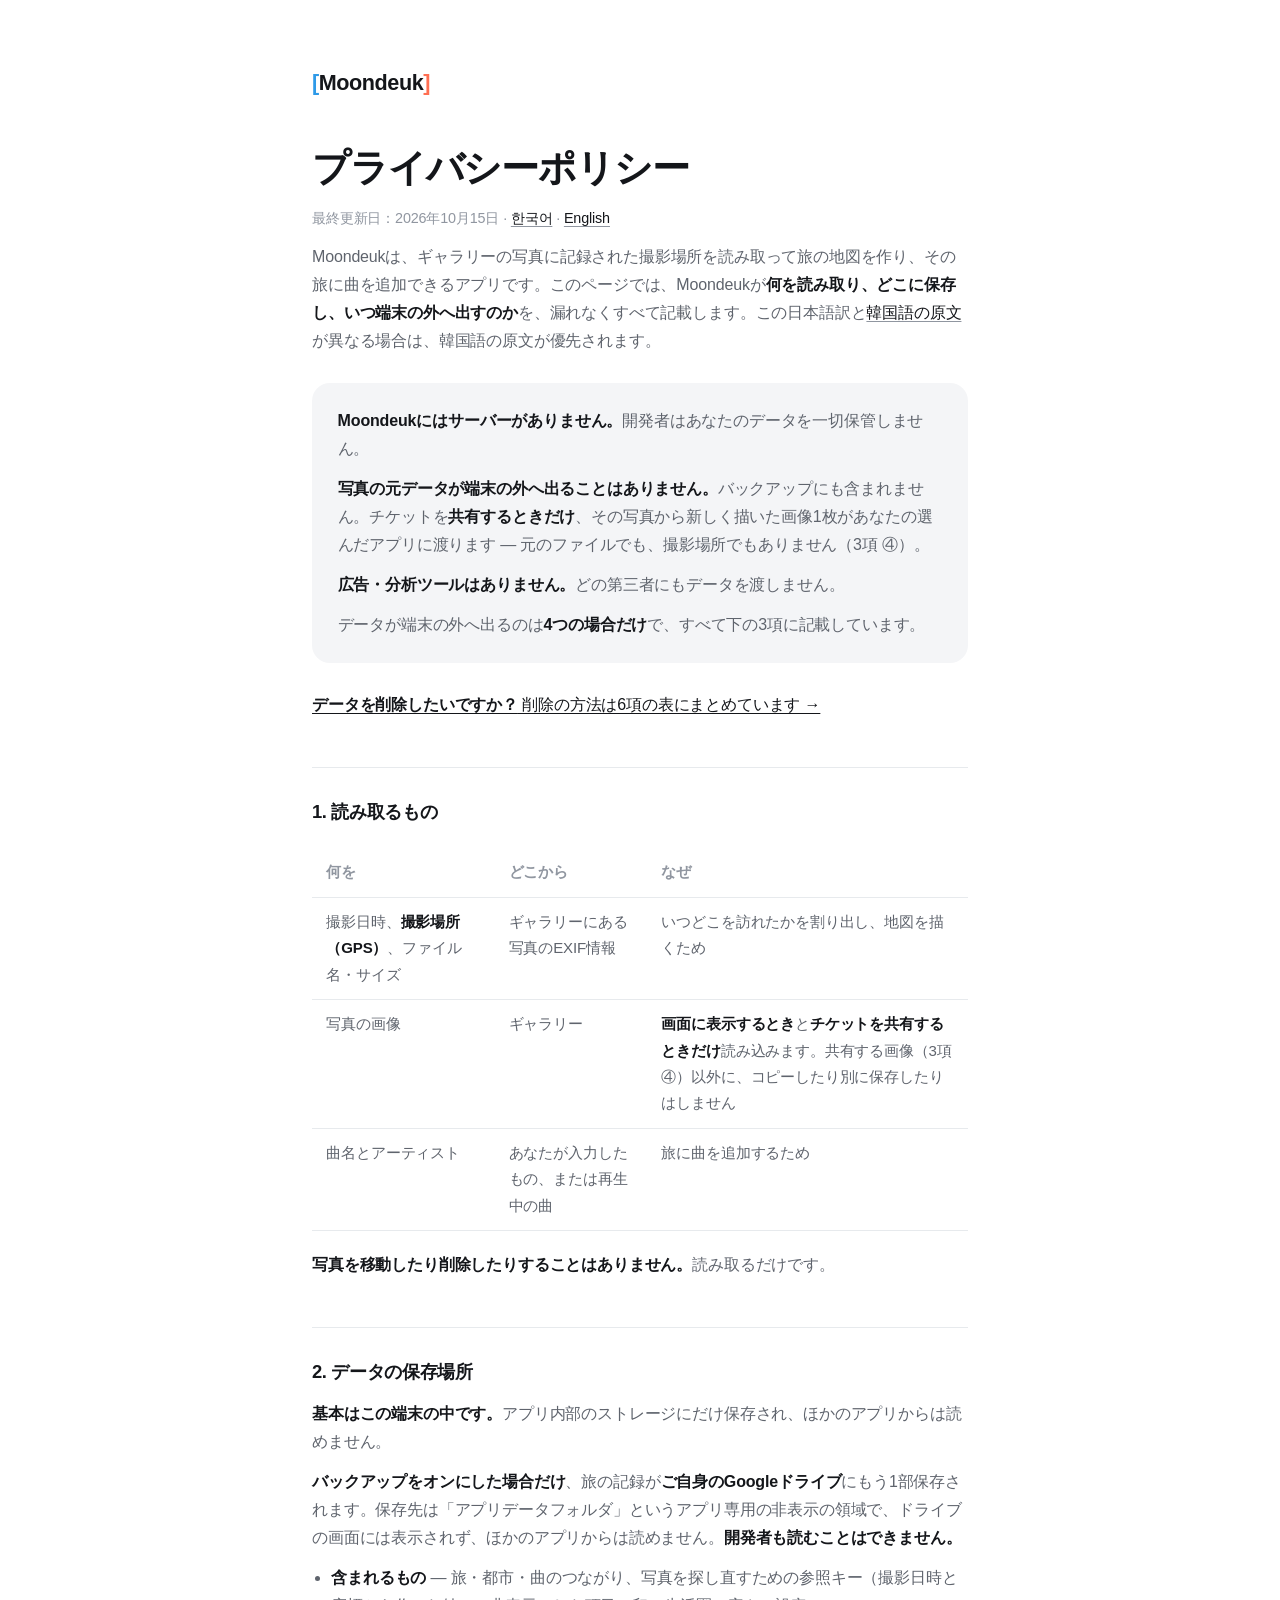
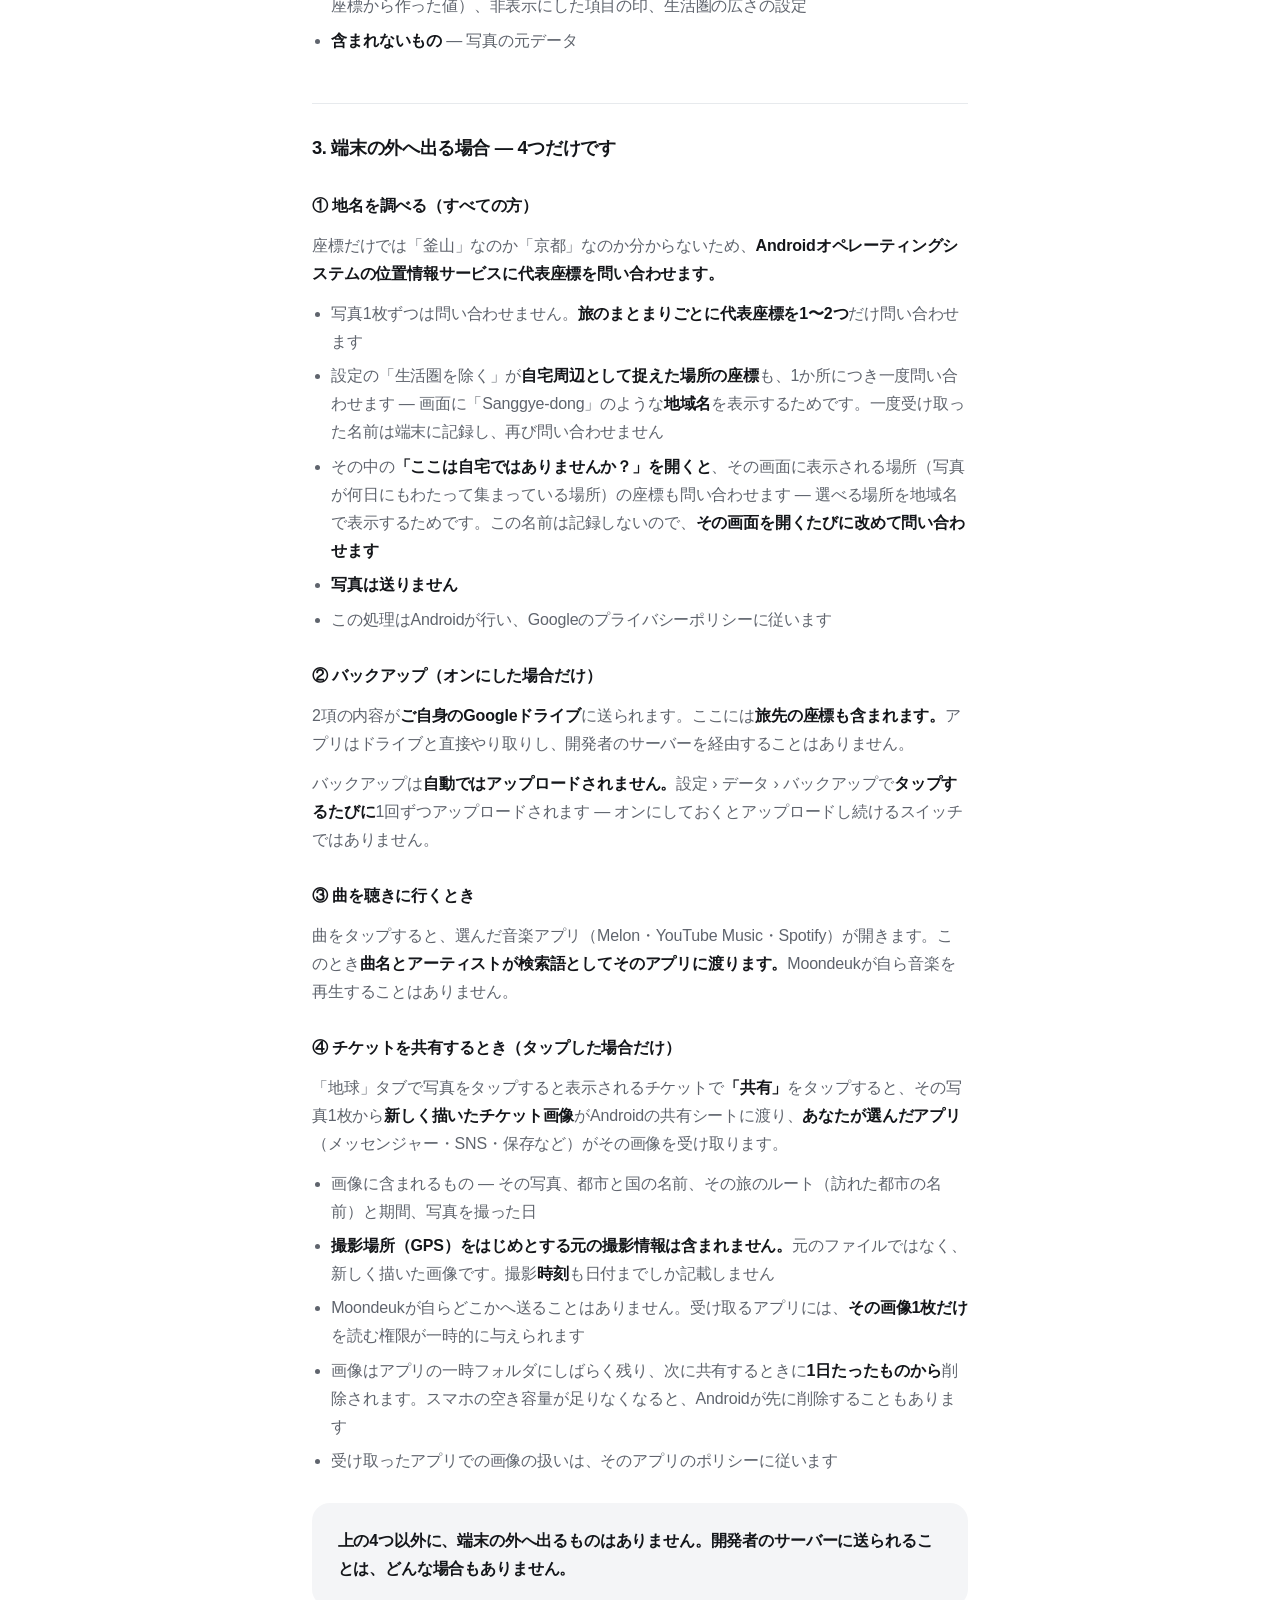
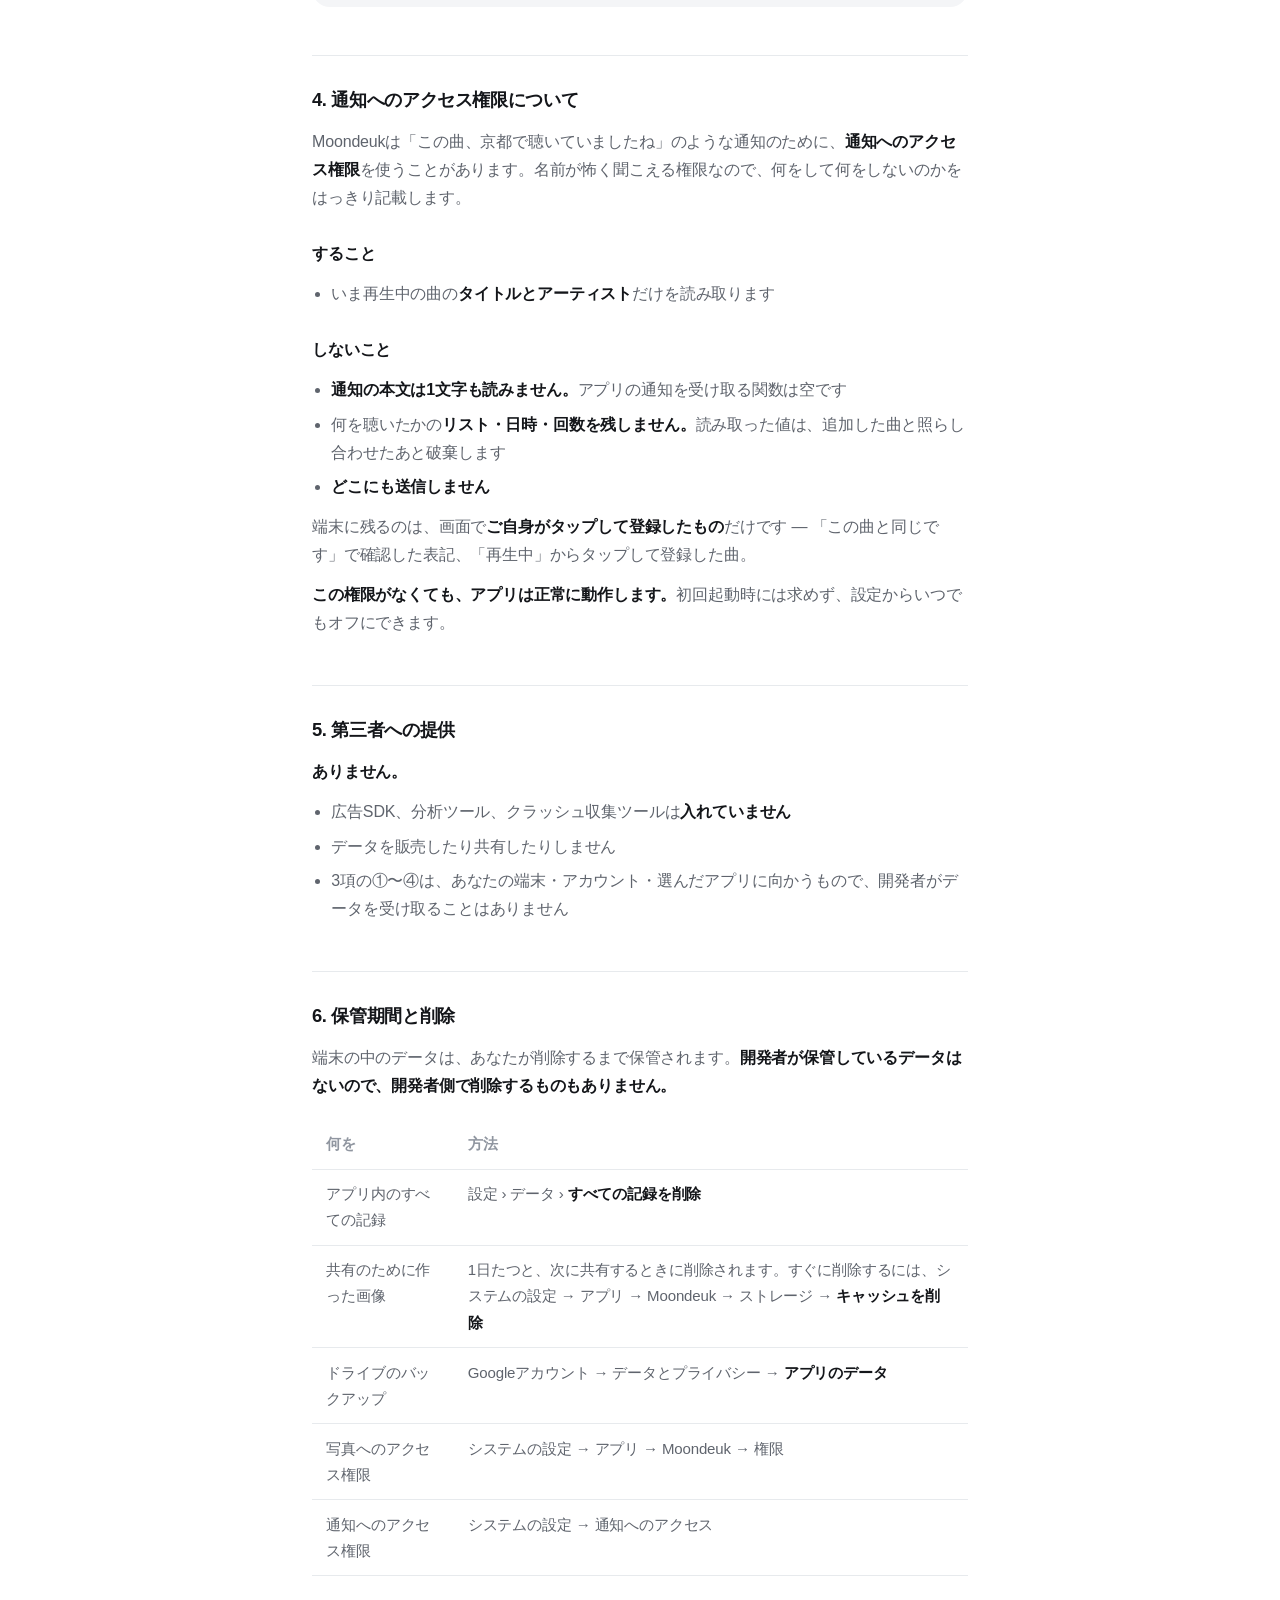
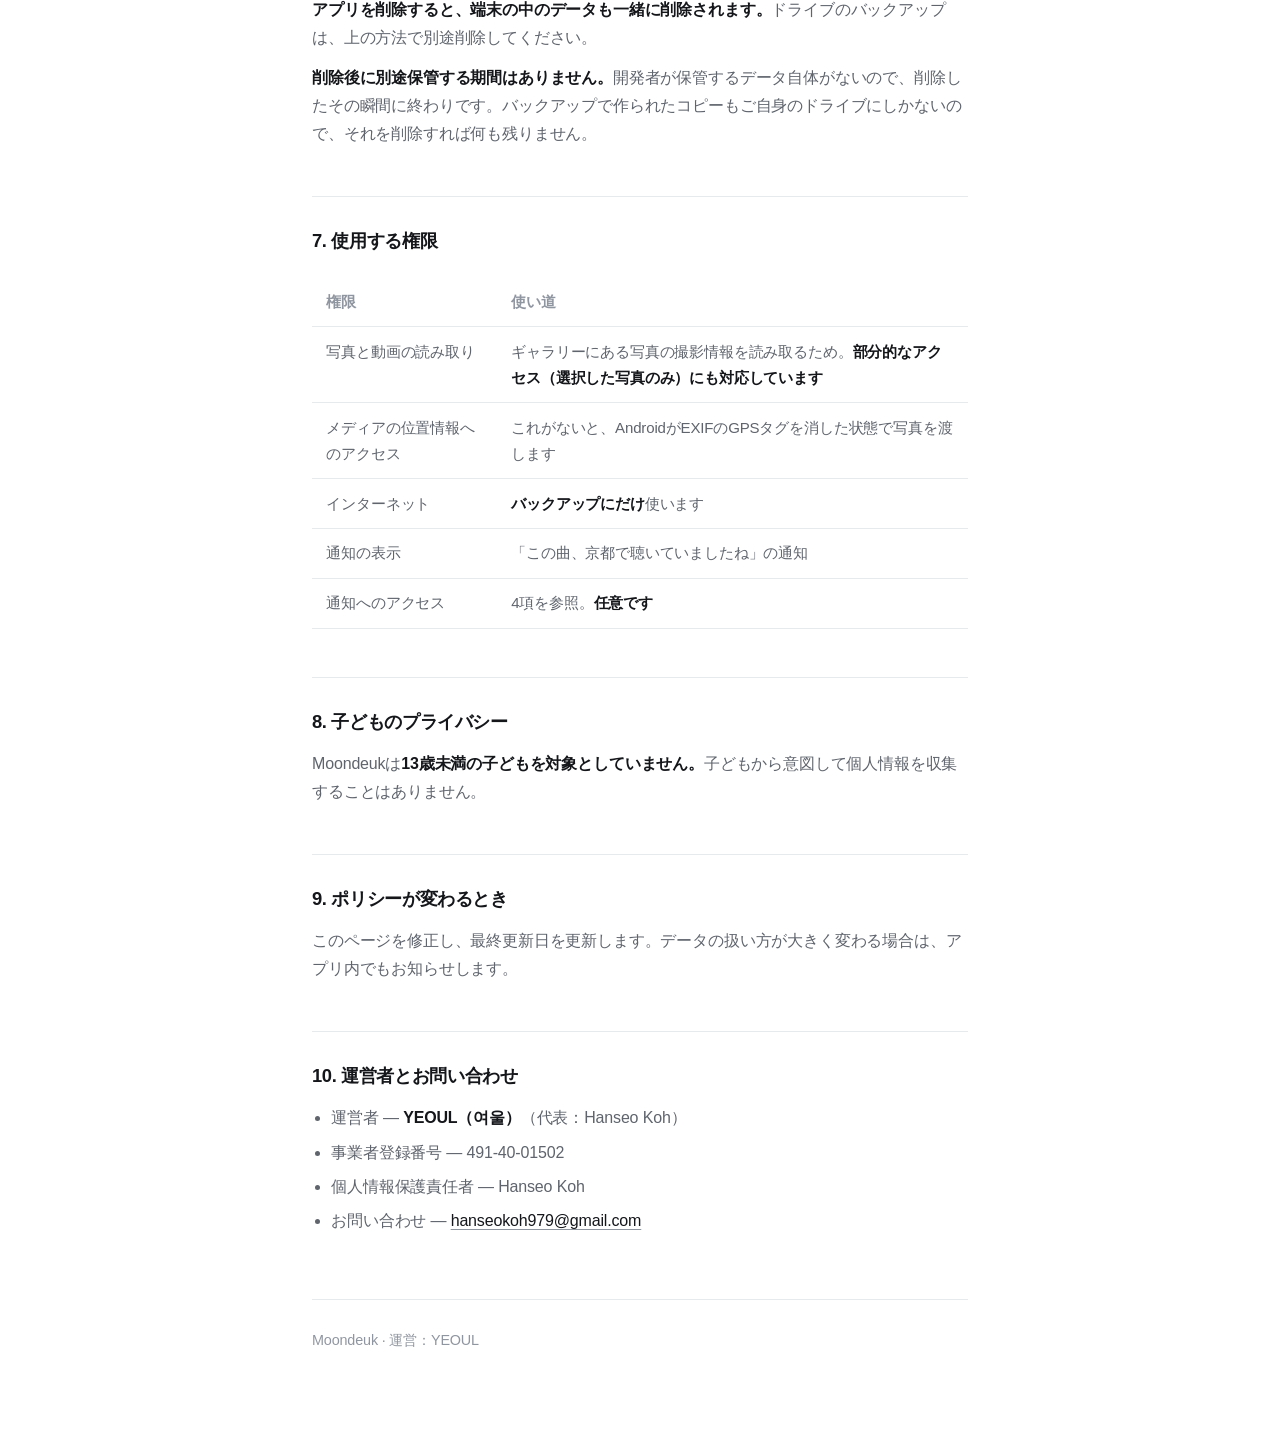
<file: privacy-ja.html>
<!DOCTYPE html>
<html lang="ja">
<head>
<meta charset="utf-8">
<meta name="viewport" content="width=device-width, initial-scale=1">
<title>Moondeuk プライバシーポリシー</title>
<meta name="description" content="Moondeukが何を読み取り、どこに保存し、いつ端末の外へ出すのか。">
<link rel="stylesheet" href="style.css">
</head>
<body>
<div class="wrap">

  <a class="mark" href="./"><span class="b">[</span>Moondeuk<span class="c">]</span></a>

  <h1>プライバシーポリシー</h1>
  <p class="meta">最終更新日：2026年10月15日 · <a href="privacy.html">한국어</a> · <a href="privacy-en.html">English</a></p>

  <p>Moondeukは、ギャラリーの写真に記録された撮影場所を読み取って旅の地図を作り、その旅に曲を追加できるアプリです。このページでは、Moondeukが<strong>何を読み取り、どこに保存し、いつ端末の外へ出すのか</strong>を、漏れなくすべて記載します。この日本語訳と<a href="privacy.html">韓国語の原文</a>が異なる場合は、韓国語の原文が優先されます。</p>

  <div class="card">
    <p><strong>Moondeukにはサーバーがありません。</strong>開発者はあなたのデータを一切保管しません。</p>
    <p><strong>写真の元データが端末の外へ出ることはありません。</strong>バックアップにも含まれません。チケットを<strong>共有するときだけ</strong>、その写真から新しく描いた画像1枚があなたの選んだアプリに渡ります — 元のファイルでも、撮影場所でもありません（3項 ④）。</p>
    <p><strong>広告・分析ツールはありません。</strong>どの第三者にもデータを渡しません。</p>
    <p>データが端末の外へ出るのは<strong>4つの場合だけ</strong>で、すべて下の3項に記載しています。</p>
  </div>

  <p class="lead-link"><a href="#delete"><strong>データを削除したいですか？</strong> 削除の方法は6項の表にまとめています →</a></p>

  <h2>1. 読み取るもの</h2>
  <div class="scroll">
  <table>
    <tr><th>何を</th><th>どこから</th><th>なぜ</th></tr>
    <tr>
      <td>撮影日時、<strong>撮影場所（GPS）</strong>、ファイル名・サイズ</td>
      <td>ギャラリーにある写真のEXIF情報</td>
      <td>いつどこを訪れたかを割り出し、地図を描くため</td>
    </tr>
    <tr>
      <td>写真の画像</td>
      <td>ギャラリー</td>
      <td><strong>画面に表示するとき</strong>と<strong>チケットを共有するときだけ</strong>読み込みます。共有する画像（3項 ④）以外に、コピーしたり別に保存したりはしません</td>
    </tr>
    <tr>
      <td>曲名とアーティスト</td>
      <td>あなたが入力したもの、または再生中の曲</td>
      <td>旅に曲を追加するため</td>
    </tr>
  </table>
  </div>
  <p><strong>写真を移動したり削除したりすることはありません。</strong>読み取るだけです。</p>

  <h2>2. データの保存場所</h2>
  <p><strong>基本はこの端末の中です。</strong>アプリ内部のストレージにだけ保存され、ほかのアプリからは読めません。</p>
  <p><strong>バックアップをオンにした場合だけ</strong>、旅の記録が<strong>ご自身のGoogleドライブ</strong>にもう1部保存されます。保存先は「アプリデータフォルダ」というアプリ専用の非表示の領域で、ドライブの画面には表示されず、ほかのアプリからは読めません。<strong>開発者も読むことはできません。</strong></p>
  <ul>
    <li><strong>含まれるもの</strong> — 旅・都市・曲のつながり、写真を探し直すための参照キー（撮影日時と座標から作った値）、非表示にした項目の印、生活圏の広さの設定</li>
    <li><strong>含まれないもの</strong> — 写真の元データ</li>
  </ul>

  <h2>3. 端末の外へ出る場合 — 4つだけです</h2>

  <h3>① 地名を調べる（すべての方）</h3>
  <p>座標だけでは「釜山」なのか「京都」なのか分からないため、<strong>Androidオペレーティングシステムの位置情報サービスに代表座標を問い合わせます。</strong></p>
  <ul>
    <li>写真1枚ずつは問い合わせません。<strong>旅のまとまりごとに代表座標を1〜2つ</strong>だけ問い合わせます</li>
    <li>設定の「生活圏を除く」が<strong>自宅周辺として捉えた場所の座標</strong>も、1か所につき一度問い合わせます — 画面に「Sanggye-dong」のような<strong>地域名</strong>を表示するためです。一度受け取った名前は端末に記録し、再び問い合わせません</li>
    <li>その中の<strong>「ここは自宅ではありませんか？」を開くと</strong>、その画面に表示される場所（写真が何日にもわたって集まっている場所）の座標も問い合わせます — 選べる場所を地域名で表示するためです。この名前は記録しないので、<strong>その画面を開くたびに改めて問い合わせます</strong></li>
    <li><strong>写真は送りません</strong></li>
    <li>この処理はAndroidが行い、Googleのプライバシーポリシーに従います</li>
  </ul>

  <h3>② バックアップ（オンにした場合だけ）</h3>
  <p>2項の内容が<strong>ご自身のGoogleドライブ</strong>に送られます。ここには<strong>旅先の座標も含まれます。</strong>アプリはドライブと直接やり取りし、開発者のサーバーを経由することはありません。</p>
  <p>バックアップは<strong>自動ではアップロードされません。</strong>設定 › データ › バックアップで<strong>タップするたびに</strong>1回ずつアップロードされます — オンにしておくとアップロードし続けるスイッチではありません。</p>

  <h3>③ 曲を聴きに行くとき</h3>
  <p>曲をタップすると、選んだ音楽アプリ（Melon・YouTube Music・Spotify）が開きます。このとき<strong>曲名とアーティストが検索語としてそのアプリに渡ります。</strong>Moondeukが自ら音楽を再生することはありません。</p>

  <h3>④ チケットを共有するとき（タップした場合だけ）</h3>
  <p>「地球」タブで写真をタップすると表示されるチケットで<strong>「共有」</strong>をタップすると、その写真1枚から<strong>新しく描いたチケット画像</strong>がAndroidの共有シートに渡り、<strong>あなたが選んだアプリ</strong>（メッセンジャー・SNS・保存など）がその画像を受け取ります。</p>
  <ul>
    <li>画像に含まれるもの — その写真、都市と国の名前、その旅のルート（訪れた都市の名前）と期間、写真を撮った日</li>
    <li><strong>撮影場所（GPS）をはじめとする元の撮影情報は含まれません。</strong>元のファイルではなく、新しく描いた画像です。撮影<strong>時刻</strong>も日付までしか記載しません</li>
    <li>Moondeukが自らどこかへ送ることはありません。受け取るアプリには、<strong>その画像1枚だけ</strong>を読む権限が一時的に与えられます</li>
    <li>画像はアプリの一時フォルダにしばらく残り、次に共有するときに<strong>1日たったものから</strong>削除されます。スマホの空き容量が足りなくなると、Androidが先に削除することもあります</li>
    <li>受け取ったアプリでの画像の扱いは、そのアプリのポリシーに従います</li>
  </ul>

  <div class="card">
    <p><strong>上の4つ以外に、端末の外へ出るものはありません。開発者のサーバーに送られることは、どんな場合もありません。</strong></p>
  </div>

  <h2>4. 通知へのアクセス権限について</h2>
  <p>Moondeukは「この曲、京都で聴いていましたね」のような通知のために、<strong>通知へのアクセス権限</strong>を使うことがあります。名前が怖く聞こえる権限なので、何をして何をしないのかをはっきり記載します。</p>

  <h3>すること</h3>
  <ul><li>いま再生中の曲の<strong>タイトルとアーティスト</strong>だけを読み取ります</li></ul>

  <h3>しないこと</h3>
  <ul>
    <li><strong>通知の本文は1文字も読みません。</strong>アプリの通知を受け取る関数は空です</li>
    <li>何を聴いたかの<strong>リスト・日時・回数を残しません。</strong>読み取った値は、追加した曲と照らし合わせたあと破棄します</li>
    <li><strong>どこにも送信しません</strong></li>
  </ul>
  <p>端末に残るのは、画面で<strong>ご自身がタップして登録したもの</strong>だけです — 「この曲と同じです」で確認した表記、「再生中」からタップして登録した曲。</p>
  <p><strong>この権限がなくても、アプリは正常に動作します。</strong>初回起動時には求めず、設定からいつでもオフにできます。</p>

  <h2>5. 第三者への提供</h2>
  <p><strong>ありません。</strong></p>
  <ul>
    <li>広告SDK、分析ツール、クラッシュ収集ツールは<strong>入れていません</strong></li>
    <li>データを販売したり共有したりしません</li>
    <li>3項の①〜④は、あなたの端末・アカウント・選んだアプリに向かうもので、開発者がデータを受け取ることはありません</li>
  </ul>

  <h2 id="delete">6. 保管期間と削除</h2>
  <p>端末の中のデータは、あなたが削除するまで保管されます。<strong>開発者が保管しているデータはないので、開発者側で削除するものもありません。</strong></p>
  <div class="scroll">
  <table>
    <tr><th>何を</th><th>方法</th></tr>
    <tr><td>アプリ内のすべての記録</td><td>設定 › データ › <strong>すべての記録を削除</strong></td></tr>
    <tr><td>共有のために作った画像</td><td>1日たつと、次に共有するときに削除されます。すぐに削除するには、システムの設定 → アプリ → Moondeuk → ストレージ → <strong>キャッシュを削除</strong></td></tr>
    <tr><td>ドライブのバックアップ</td><td>Googleアカウント → データとプライバシー → <strong>アプリのデータ</strong></td></tr>
    <tr><td>写真へのアクセス権限</td><td>システムの設定 → アプリ → Moondeuk → 権限</td></tr>
    <tr><td>通知へのアクセス権限</td><td>システムの設定 → 通知へのアクセス</td></tr>
  </table>
  </div>
  <p><strong>アプリを削除すると、端末の中のデータも一緒に削除されます。</strong>ドライブのバックアップは、上の方法で別途削除してください。</p>
  <p><strong>削除後に別途保管する期間はありません。</strong>開発者が保管するデータ自体がないので、削除したその瞬間に終わりです。バックアップで作られたコピーもご自身のドライブにしかないので、それを削除すれば何も残りません。</p>

  <h2>7. 使用する権限</h2>
  <div class="scroll">
  <table>
    <tr><th>権限</th><th>使い道</th></tr>
    <tr><td>写真と動画の読み取り</td><td>ギャラリーにある写真の撮影情報を読み取るため。<strong>部分的なアクセス（選択した写真のみ）にも対応しています</strong></td></tr>
    <tr><td>メディアの位置情報へのアクセス</td><td>これがないと、AndroidがEXIFのGPSタグを消した状態で写真を渡します</td></tr>
    <tr><td>インターネット</td><td><strong>バックアップにだけ</strong>使います</td></tr>
    <tr><td>通知の表示</td><td>「この曲、京都で聴いていましたね」の通知</td></tr>
    <tr><td>通知へのアクセス</td><td>4項を参照。<strong>任意です</strong></td></tr>
  </table>
  </div>

  <h2>8. 子どものプライバシー</h2>
  <p>Moondeukは<strong>13歳未満の子どもを対象としていません。</strong>子どもから意図して個人情報を収集することはありません。</p>

  <h2>9. ポリシーが変わるとき</h2>
  <p>このページを修正し、最終更新日を更新します。データの扱い方が大きく変わる場合は、アプリ内でもお知らせします。</p>

  <h2>10. 運営者とお問い合わせ</h2>
  <ul>
    <li>運営者 — <strong>YEOUL（여울）</strong>（代表：Hanseo Koh）</li>
    <li>事業者登録番号 — 491-40-01502</li>
    <li>個人情報保護責任者 — Hanseo Koh</li>
    <li>お問い合わせ — <a href="mailto:hanseokoh979@gmail.com">hanseokoh979@gmail.com</a></li>
  </ul>

  <footer><span class="meta">Moondeuk · 運営：YEOUL</span></footer>

</div>
</body>
</html>
</file>
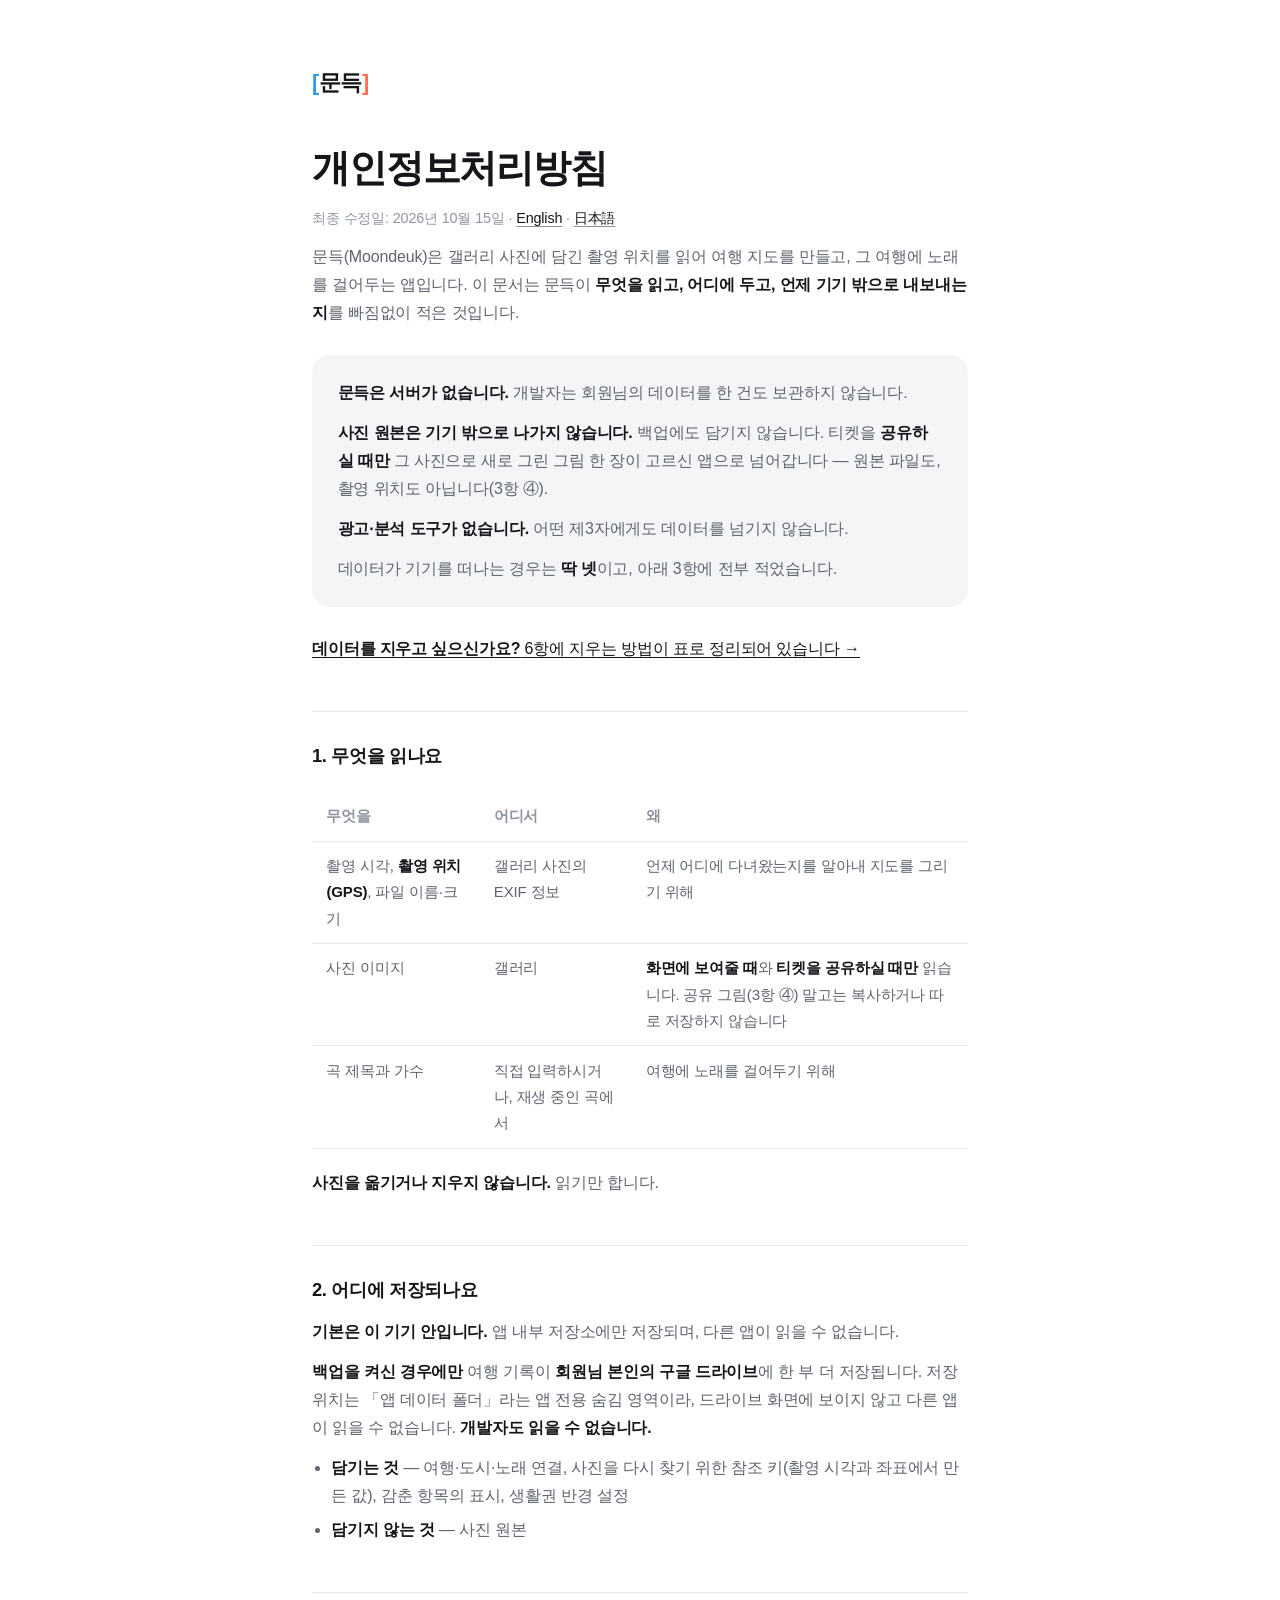
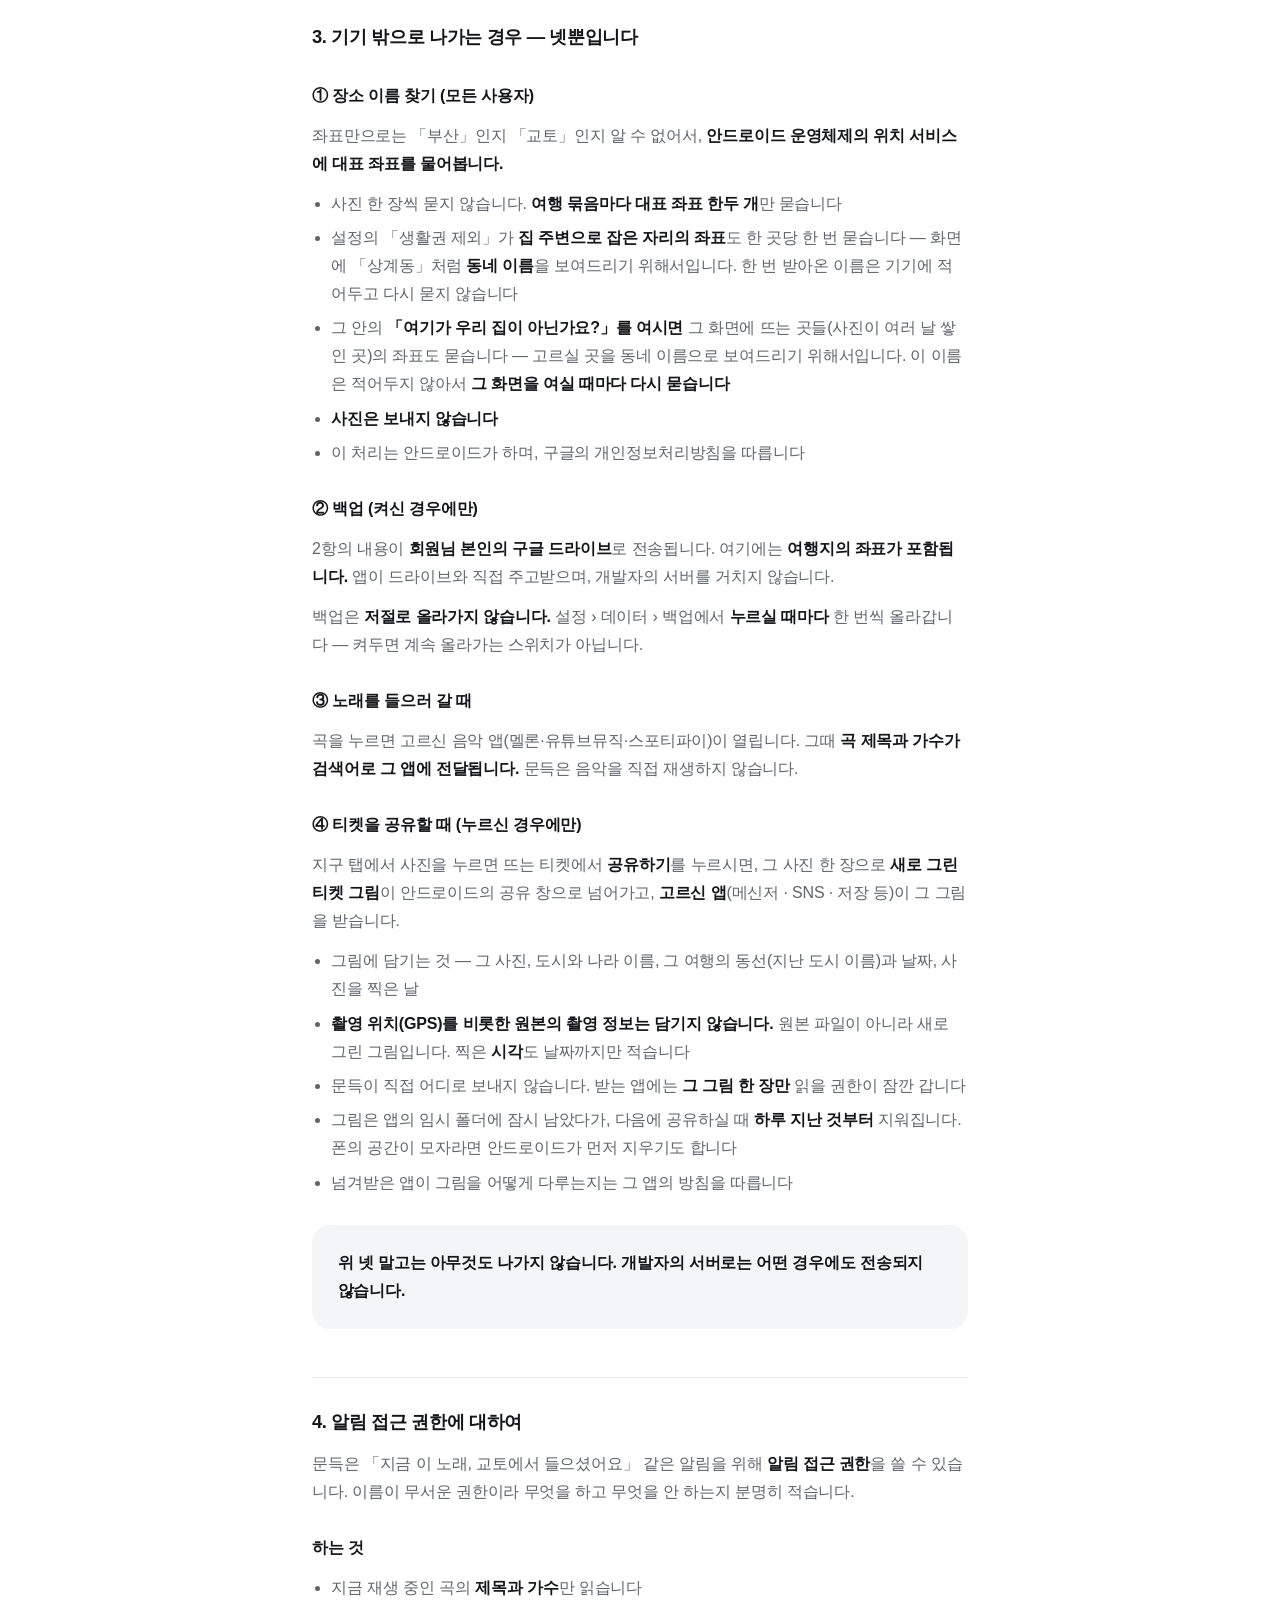
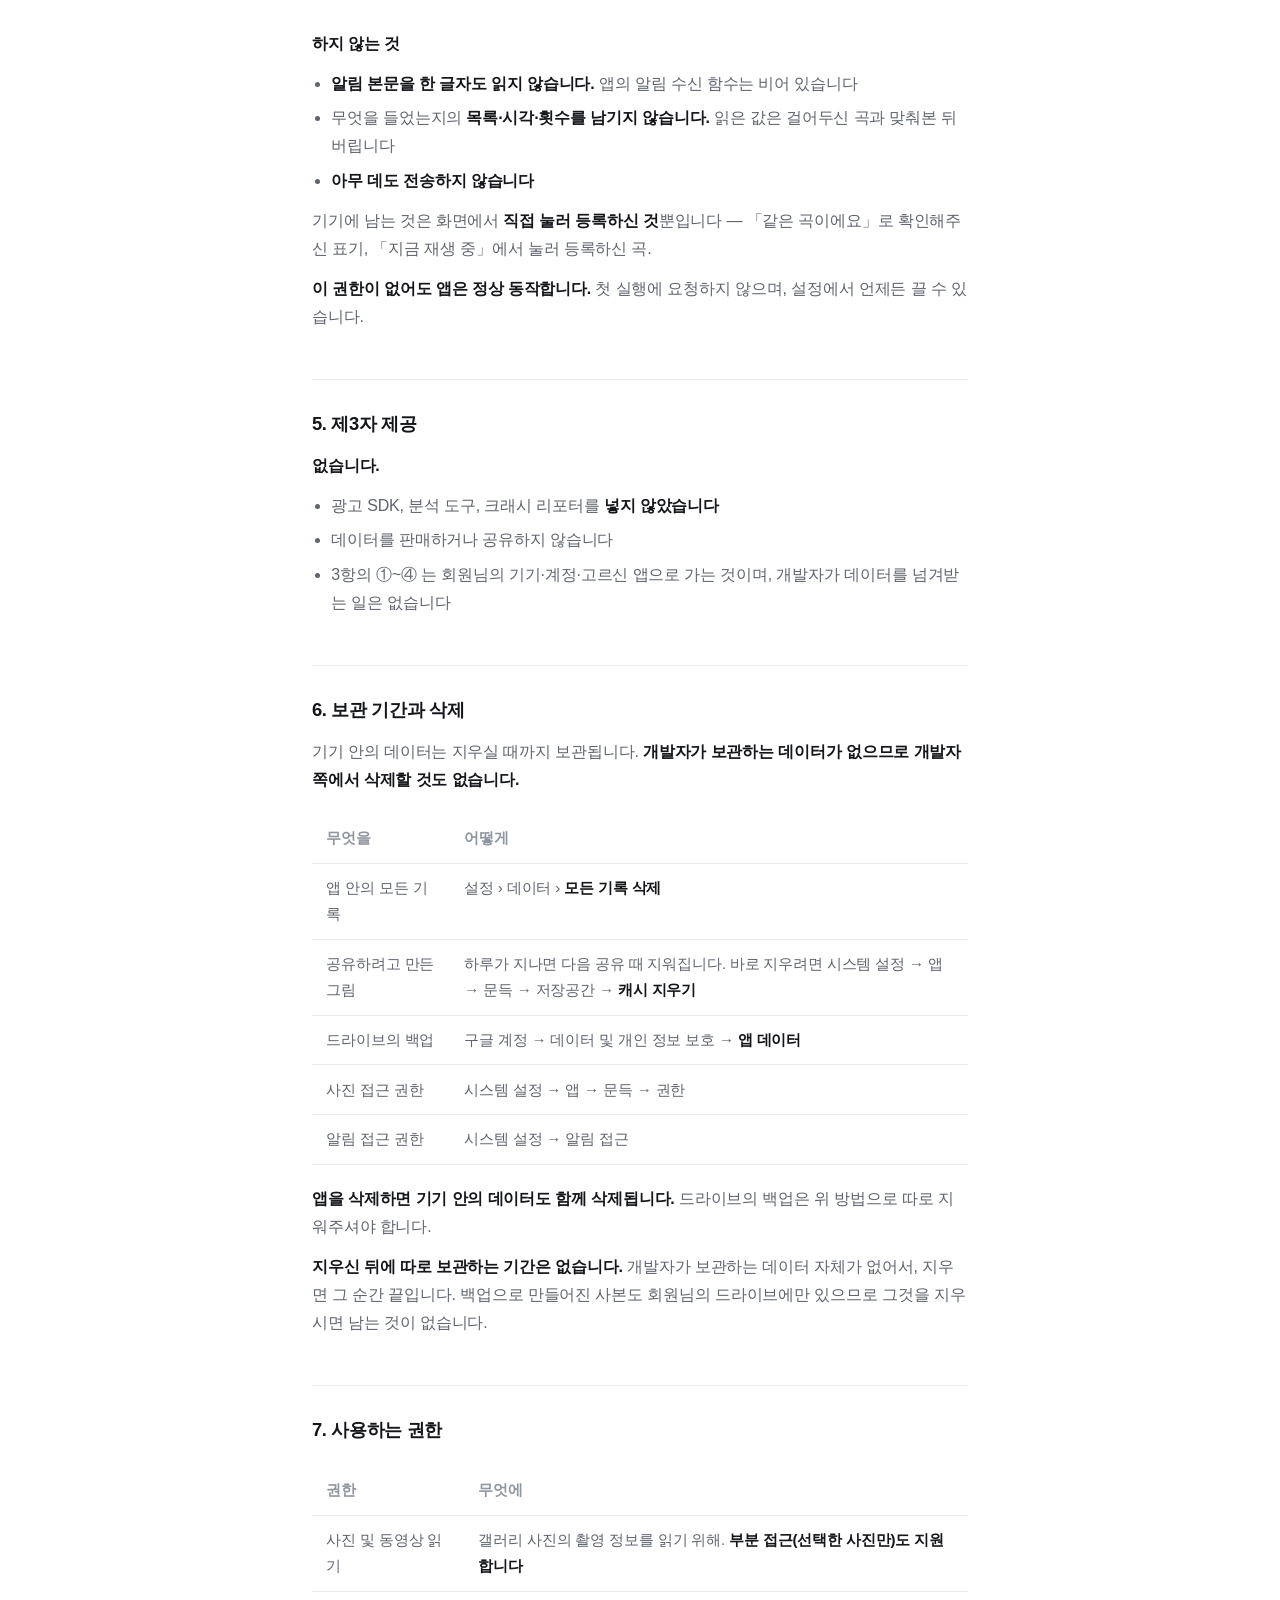
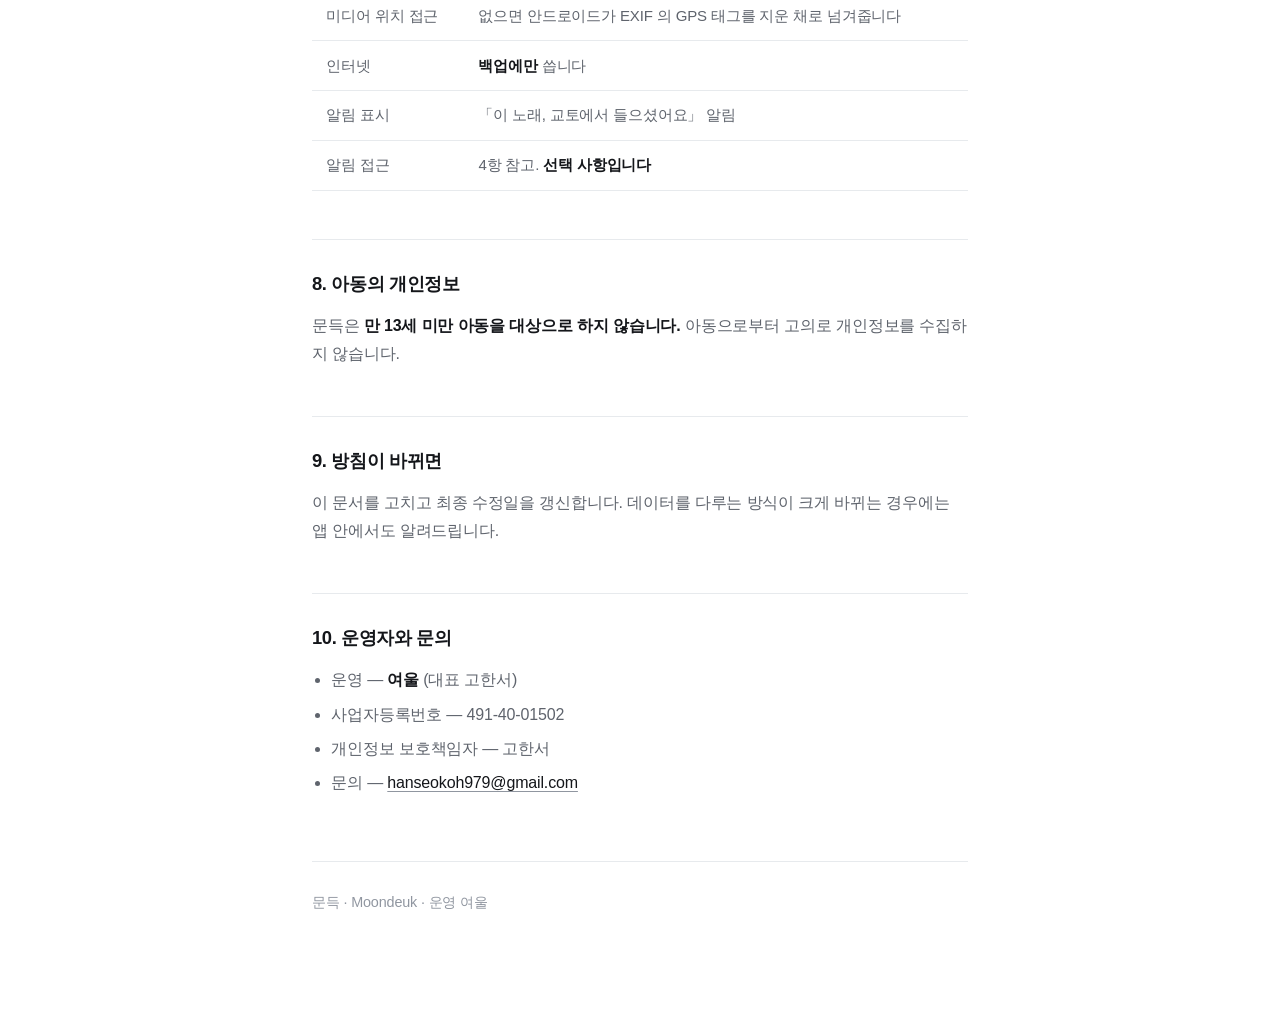
<file: privacy.html>
<!DOCTYPE html>
<html lang="ko">
<head>
<meta charset="utf-8">
<meta name="viewport" content="width=device-width, initial-scale=1">
<!--
  Google Search Console 소유권 확인 (2026-09-03). Play Console 의 「계정 세부정보 → 웹사이트」가
  이 사이트의 소유자임을 Search Console 로 확인하는데, 그러려면 이 태그가 있어야 한다.
  **지우면 소유권 확인이 풀린다.**
-->
<meta name="google-site-verification" content="drWgRxkJZqstQh2TPMYpUE86B22tQ9UChxD6p32pi3w" />
<title>문득 개인정보처리방침</title>
<meta name="description" content="문득이 무엇을 읽고, 어디에 두고, 언제 기기 밖으로 내보내는지.">
<link rel="stylesheet" href="style.css">
</head>
<body>
<div class="wrap">

  <a class="mark" href="./"><span class="b">[</span>문득<span class="c">]</span></a>

  <h1>개인정보처리방침</h1>
  <p class="meta">최종 수정일: 2026년 10월 15일 · <a href="privacy-en.html">English</a> · <a href="privacy-ja.html">日本語</a></p>

  <p>문득(Moondeuk)은 갤러리 사진에 담긴 촬영 위치를 읽어 여행 지도를 만들고, 그 여행에 노래를
     걸어두는 앱입니다. 이 문서는 문득이 <strong>무엇을 읽고, 어디에 두고, 언제 기기 밖으로
     내보내는지</strong>를 빠짐없이 적은 것입니다.</p>

  <div class="card">
    <p><strong>문득은 서버가 없습니다.</strong> 개발자는 회원님의 데이터를 한 건도 보관하지 않습니다.</p>
    <p><strong>사진 원본은 기기 밖으로 나가지 않습니다.</strong> 백업에도 담기지 않습니다. 티켓을
       <strong>공유하실 때만</strong> 그 사진으로 새로 그린 그림 한 장이 고르신 앱으로 넘어갑니다 — 원본 파일도,
       촬영 위치도 아닙니다(3항 ④).</p>
    <p><strong>광고·분석 도구가 없습니다.</strong> 어떤 제3자에게도 데이터를 넘기지 않습니다.</p>
    <p>데이터가 기기를 떠나는 경우는 <strong>딱 넷</strong>이고, 아래 3항에 전부 적었습니다.</p>
  </div>

  <p class="lead-link"><a href="#delete"><strong>데이터를 지우고 싶으신가요?</strong> 6항에 지우는
     방법이 표로 정리되어 있습니다 →</a></p>

  <h2>1. 무엇을 읽나요</h2>
  <div class="scroll">
  <table>
    <tr><th>무엇을</th><th>어디서</th><th>왜</th></tr>
    <tr>
      <td>촬영 시각, <strong>촬영 위치(GPS)</strong>, 파일 이름·크기</td>
      <td>갤러리 사진의 EXIF 정보</td>
      <td>언제 어디에 다녀왔는지를 알아내 지도를 그리기 위해</td>
    </tr>
    <tr>
      <td>사진 이미지</td>
      <td>갤러리</td>
      <td><strong>화면에 보여줄 때</strong>와 <strong>티켓을 공유하실 때만</strong> 읽습니다. 공유 그림(3항 ④) 말고는 복사하거나 따로 저장하지 않습니다</td>
    </tr>
    <tr>
      <td>곡 제목과 가수</td>
      <td>직접 입력하시거나, 재생 중인 곡에서</td>
      <td>여행에 노래를 걸어두기 위해</td>
    </tr>
  </table>
  </div>
  <p><strong>사진을 옮기거나 지우지 않습니다.</strong> 읽기만 합니다.</p>

  <h2>2. 어디에 저장되나요</h2>
  <p><strong>기본은 이 기기 안입니다.</strong> 앱 내부 저장소에만 저장되며, 다른 앱이 읽을 수 없습니다.</p>
  <p><strong>백업을 켜신 경우에만</strong> 여행 기록이 <strong>회원님 본인의 구글 드라이브</strong>에
     한 부 더 저장됩니다. 저장 위치는 「앱 데이터 폴더」라는 앱 전용 숨김 영역이라, 드라이브 화면에
     보이지 않고 다른 앱이 읽을 수 없습니다. <strong>개발자도 읽을 수 없습니다.</strong></p>
  <ul>
    <li><strong>담기는 것</strong> — 여행·도시·노래 연결, 사진을 다시 찾기 위한 참조 키(촬영 시각과
        좌표에서 만든 값), 감춘 항목의 표시, 생활권 반경 설정</li>
    <li><strong>담기지 않는 것</strong> — 사진 원본</li>
  </ul>

  <h2>3. 기기 밖으로 나가는 경우 — 넷뿐입니다</h2>

  <h3>① 장소 이름 찾기 (모든 사용자)</h3>
  <p>좌표만으로는 「부산」인지 「교토」인지 알 수 없어서, <strong>안드로이드 운영체제의 위치 서비스에
     대표 좌표를 물어봅니다.</strong></p>
  <ul>
    <li>사진 한 장씩 묻지 않습니다. <strong>여행 묶음마다 대표 좌표 한두 개</strong>만 묻습니다</li>
    <li>설정의 「생활권 제외」가 <strong>집 주변으로 잡은 자리의 좌표</strong>도 한 곳당 한 번 묻습니다 —
        화면에 「상계동」처럼 <strong>동네 이름</strong>을 보여드리기 위해서입니다. 한 번 받아온 이름은
        기기에 적어두고 다시 묻지 않습니다</li>
    <li>그 안의 <strong>「여기가 우리 집이 아닌가요?」를 여시면</strong> 그 화면에 뜨는 곳들(사진이 여러 날
        쌓인 곳)의 좌표도 묻습니다 — 고르실 곳을 동네 이름으로 보여드리기 위해서입니다. 이 이름은
        적어두지 않아서 <strong>그 화면을 여실 때마다 다시 묻습니다</strong></li>
    <li><strong>사진은 보내지 않습니다</strong></li>
    <li>이 처리는 안드로이드가 하며, 구글의 개인정보처리방침을 따릅니다</li>
  </ul>

  <h3>② 백업 (켜신 경우에만)</h3>
  <p>2항의 내용이 <strong>회원님 본인의 구글 드라이브</strong>로 전송됩니다. 여기에는
     <strong>여행지의 좌표가 포함됩니다.</strong> 앱이 드라이브와 직접 주고받으며, 개발자의 서버를
     거치지 않습니다.</p>
  <p>백업은 <strong>저절로 올라가지 않습니다.</strong> 설정 › 데이터 › 백업에서 <strong>누르실 때마다</strong>
     한 번씩 올라갑니다 — 켜두면 계속 올라가는 스위치가 아닙니다.</p>

  <h3>③ 노래를 들으러 갈 때</h3>
  <p>곡을 누르면 고르신 음악 앱(멜론·유튜브뮤직·스포티파이)이 열립니다. 그때 <strong>곡 제목과
     가수가 검색어로 그 앱에 전달됩니다.</strong> 문득은 음악을 직접 재생하지 않습니다.</p>

  <h3>④ 티켓을 공유할 때 (누르신 경우에만)</h3>
  <p>지구 탭에서 사진을 누르면 뜨는 티켓에서 <strong>공유하기</strong>를 누르시면, 그 사진 한 장으로
     <strong>새로 그린 티켓 그림</strong>이 안드로이드의 공유 창으로 넘어가고, <strong>고르신 앱</strong>(메신저 ·
     SNS · 저장 등)이 그 그림을 받습니다.</p>
  <ul>
    <li>그림에 담기는 것 — 그 사진, 도시와 나라 이름, 그 여행의 동선(지난 도시 이름)과 날짜, 사진을 찍은 날</li>
    <li><strong>촬영 위치(GPS)를 비롯한 원본의 촬영 정보는 담기지 않습니다.</strong> 원본 파일이 아니라 새로
        그린 그림입니다. 찍은 <strong>시각</strong>도 날짜까지만 적습니다</li>
    <li>문득이 직접 어디로 보내지 않습니다. 받는 앱에는 <strong>그 그림 한 장만</strong> 읽을 권한이 잠깐 갑니다</li>
    <li>그림은 앱의 임시 폴더에 잠시 남았다가, 다음에 공유하실 때 <strong>하루 지난 것부터</strong> 지워집니다.
        폰의 공간이 모자라면 안드로이드가 먼저 지우기도 합니다</li>
    <li>넘겨받은 앱이 그림을 어떻게 다루는지는 그 앱의 방침을 따릅니다</li>
  </ul>

  <div class="card">
    <p><strong>위 넷 말고는 아무것도 나가지 않습니다. 개발자의 서버로는 어떤 경우에도 전송되지
       않습니다.</strong></p>
  </div>

  <h2>4. 알림 접근 권한에 대하여</h2>
  <p>문득은 「지금 이 노래, 교토에서 들으셨어요」 같은 알림을 위해 <strong>알림 접근 권한</strong>을
     쓸 수 있습니다. 이름이 무서운 권한이라 무엇을 하고 무엇을 안 하는지 분명히 적습니다.</p>

  <h3>하는 것</h3>
  <ul><li>지금 재생 중인 곡의 <strong>제목과 가수</strong>만 읽습니다</li></ul>

  <h3>하지 않는 것</h3>
  <ul>
    <li><strong>알림 본문을 한 글자도 읽지 않습니다.</strong> 앱의 알림 수신 함수는 비어 있습니다</li>
    <li>무엇을 들었는지의 <strong>목록·시각·횟수를 남기지 않습니다.</strong> 읽은 값은 걸어두신
        곡과 맞춰본 뒤 버립니다</li>
    <li><strong>아무 데도 전송하지 않습니다</strong></li>
  </ul>
  <p>기기에 남는 것은 화면에서 <strong>직접 눌러 등록하신 것</strong>뿐입니다 — 「같은 곡이에요」로
     확인해주신 표기, 「지금 재생 중」에서 눌러 등록하신 곡.</p>
  <p><strong>이 권한이 없어도 앱은 정상 동작합니다.</strong> 첫 실행에 요청하지 않으며, 설정에서
     언제든 끌 수 있습니다.</p>

  <h2>5. 제3자 제공</h2>
  <p><strong>없습니다.</strong></p>
  <ul>
    <li>광고 SDK, 분석 도구, 크래시 리포터를 <strong>넣지 않았습니다</strong></li>
    <li>데이터를 판매하거나 공유하지 않습니다</li>
    <li>3항의 ①~④ 는 회원님의 기기·계정·고르신 앱으로 가는 것이며, 개발자가 데이터를 넘겨받는
        일은 없습니다</li>
  </ul>

  <h2 id="delete">6. 보관 기간과 삭제</h2>
  <p>기기 안의 데이터는 지우실 때까지 보관됩니다. <strong>개발자가 보관하는 데이터가 없으므로
     개발자 쪽에서 삭제할 것도 없습니다.</strong></p>
  <div class="scroll">
  <table>
    <tr><th>무엇을</th><th>어떻게</th></tr>
    <tr><td>앱 안의 모든 기록</td><td>설정 › 데이터 › <strong>모든 기록 삭제</strong></td></tr>
    <tr><td>공유하려고 만든 그림</td><td>하루가 지나면 다음 공유 때 지워집니다. 바로 지우려면 시스템 설정 → 앱 → 문득 → 저장공간 → <strong>캐시 지우기</strong></td></tr>
    <tr><td>드라이브의 백업</td><td>구글 계정 → 데이터 및 개인 정보 보호 → <strong>앱 데이터</strong></td></tr>
    <tr><td>사진 접근 권한</td><td>시스템 설정 → 앱 → 문득 → 권한</td></tr>
    <tr><td>알림 접근 권한</td><td>시스템 설정 → 알림 접근</td></tr>
  </table>
  </div>
  <p><strong>앱을 삭제하면 기기 안의 데이터도 함께 삭제됩니다.</strong> 드라이브의 백업은 위
     방법으로 따로 지워주셔야 합니다.</p>
  <p><strong>지우신 뒤에 따로 보관하는 기간은 없습니다.</strong> 개발자가 보관하는 데이터 자체가
     없어서, 지우면 그 순간 끝입니다. 백업으로 만들어진 사본도 회원님의 드라이브에만 있으므로
     그것을 지우시면 남는 것이 없습니다.</p>

  <h2>7. 사용하는 권한</h2>
  <div class="scroll">
  <table>
    <tr><th>권한</th><th>무엇에</th></tr>
    <tr><td>사진 및 동영상 읽기</td><td>갤러리 사진의 촬영 정보를 읽기 위해. <strong>부분 접근(선택한 사진만)도 지원합니다</strong></td></tr>
    <tr><td>미디어 위치 접근</td><td>없으면 안드로이드가 EXIF 의 GPS 태그를 지운 채로 넘겨줍니다</td></tr>
    <tr><td>인터넷</td><td><strong>백업에만</strong> 씁니다</td></tr>
    <tr><td>알림 표시</td><td>「이 노래, 교토에서 들으셨어요」 알림</td></tr>
    <tr><td>알림 접근</td><td>4항 참고. <strong>선택 사항입니다</strong></td></tr>
  </table>
  </div>

  <h2>8. 아동의 개인정보</h2>
  <p>문득은 <strong>만 13세 미만 아동을 대상으로 하지 않습니다.</strong> 아동으로부터 고의로
     개인정보를 수집하지 않습니다.</p>

  <h2>9. 방침이 바뀌면</h2>
  <p>이 문서를 고치고 최종 수정일을 갱신합니다. 데이터를 다루는 방식이 크게 바뀌는 경우에는 앱
     안에서도 알려드립니다.</p>

  <h2>10. 운영자와 문의</h2>
  <ul>
    <li>운영 — <strong>여울</strong> (대표 고한서)</li>
    <li>사업자등록번호 — 491-40-01502</li>
    <li>개인정보 보호책임자 — 고한서</li>
    <li>문의 — <a href="mailto:hanseokoh979@gmail.com">hanseokoh979@gmail.com</a></li>
  </ul>

  <footer><span class="meta">문득 · Moondeuk · 운영 여울</span></footer>

</div>
</body>
</html>
</file>
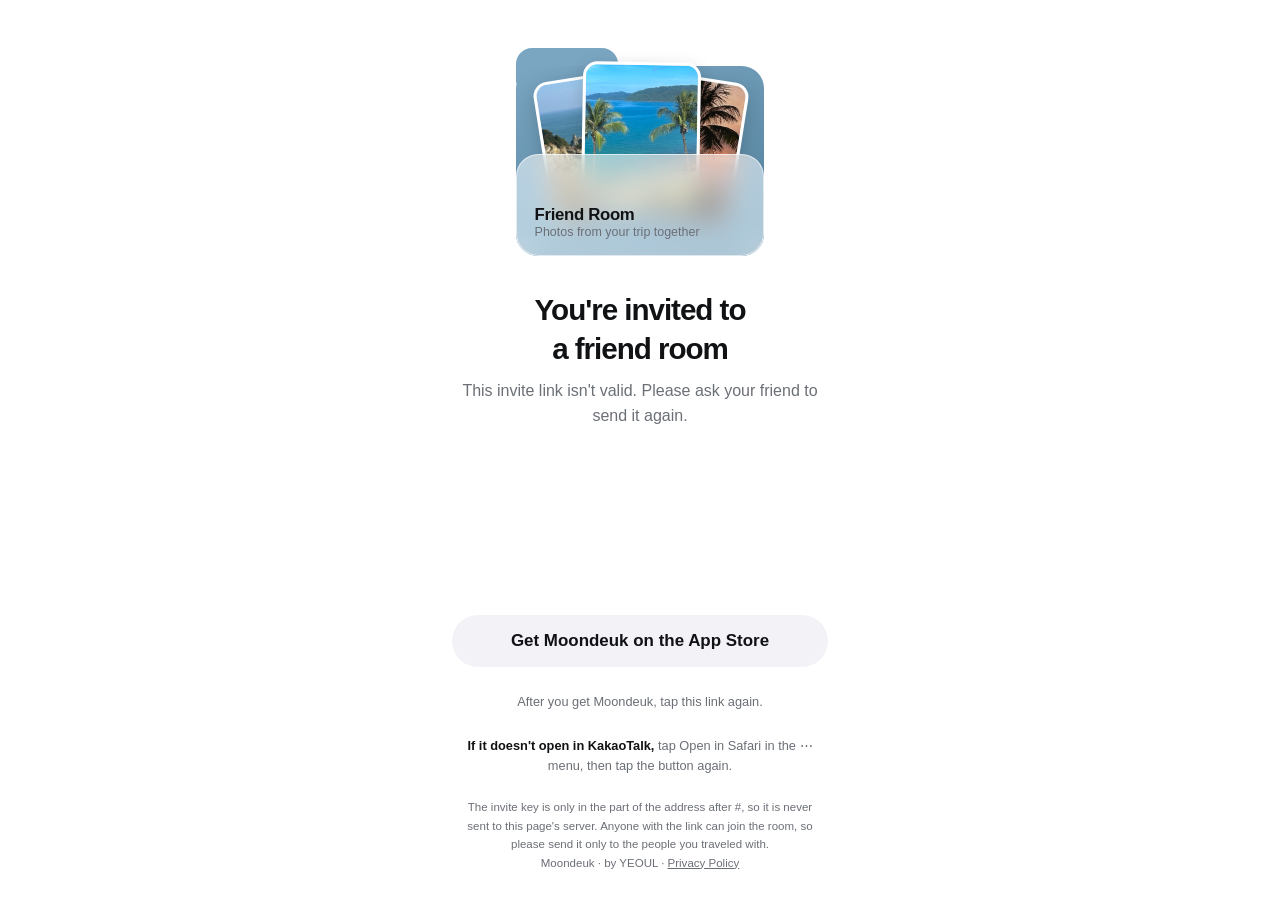
<file: room.html>
<!DOCTYPE html>
<html lang="ko">
<head>
<meta charset="utf-8">
<meta name="viewport" content="width=device-width, initial-scale=1, viewport-fit=cover">
<!--
  문득 친구 방 초대 페이지(2026-11-14). 앱이 보내는 초대 링크가 이 주소다 — https://hanseokoh979-bit.github.io/moondeuk-site/room.html#<방 번호>.<방 열쇠>
  카카오톡 · 메시지에서 웹 주소는 눌리는데 앱 주소(moondeuk://)는 안 눌려서 둔다. # 뒤(방 열쇠)는 브라우저가 서버로 보내지 않는다 — 이 페이지는 그것을
  브라우저 안에서 읽어 「문득에서 열기」 단추를 moondeuk://room/<방 번호>#<방 열쇠> 로 만들 뿐이다. 밖에서 불러오는 스크립트 · 분석 도구 · 쿠키 · 글꼴이 없다(그래야 열쇠가 새지 않는다).
  저절로 앱으로 넘기지 않는다 — 앱이 없으면 Safari 가 「주소가 유효하지 않음」 창을 띄운다.
  2026-11-16 생김새를 「폴더」로 — 앱 친구 탭의 방 카드처럼 사진 셋이 삐져나온 폴더 · 가운데 제목 · 아래 두 단추(세 시안 중 사용자가 고름).
  사진 room-1 ~ 3.jpg 는 운영자의 여행 사진을 줄여 위치 · 기기 정보 없이 다시 저장한 것. 친구 방이 다시 시험판에서만 열리면 TEST_ONLY 를 true 로.
-->
<meta name="robots" content="noindex, nofollow">
<meta name="referrer" content="no-referrer">
<title>문득 친구 방 초대</title>
<meta name="description" content="같이 여행 간 친구가 문득 친구 방에 초대했어요. 그 여행에서 마음에 든 사진을 서로 채워요.">
<meta property="og:title" content="문득 친구 방 초대">
<meta property="og:description" content="같이 여행 간 친구가 초대했어요. 그 여행에서 마음에 든 사진을 서로 채워요.">
<meta property="og:image" content="https://hanseokoh979-bit.github.io/moondeuk-site/room-og.png">
<meta property="og:type" content="website">
<style>
  :root { color-scheme: light dark; --bg: #fff; --surface: #f2f2f7; --text: #111214; --text-2: #6b6f76; }
  @media (prefers-color-scheme: dark) { :root { --bg: #000; --surface: #1c1c1e; --text: #f5f5f7; --text-2: #9a9aa0; } }
  * { box-sizing: border-box; }
  html { -webkit-text-size-adjust: 100%; }
  html:lang(ko) body { word-break: keep-all; overflow-wrap: break-word; } /* 한국어는 낱말 가운데서 줄을 안 바꾼다 — 일본어는 띄어쓰기가 없어 빼 둔다 */
  body { margin: 0; background: var(--bg); color: var(--text); -webkit-font-smoothing: antialiased;
    font-family: -apple-system, BlinkMacSystemFont, "Apple SD Gothic Neo", "Noto Sans KR", "Hiragino Sans", "Segoe UI", "Malgun Gothic", sans-serif; }
  .wrap { max-width: 26rem; min-height: 100vh; min-height: 100svh; margin: 0 auto; display: flex; flex-direction: column;
    padding: calc(3rem + env(safe-area-inset-top)) 1.25rem calc(1.75rem + env(safe-area-inset-bottom)); }

  /* 폴더 — 앱 친구 탭의 방 카드처럼: 뒤판 · 탭 · 삐져나온 사진 셋 · 반투명 앞판 */
  .folder { position: relative; width: 15.5rem; height: 13rem; margin: 0 auto; flex: none; }
  .tab { position: absolute; left: 0; top: 0; width: 6.4rem; height: 2.2rem; border-radius: 1rem 1rem 0 0; background: #7aa6c2; }
  .back { position: absolute; inset: 1.1rem 0 0; border-radius: 1.4rem; background: linear-gradient(160deg, #7aa6c2, #4f7d98); }
  .ph { position: absolute; width: 7.4rem; height: 9rem; border-radius: .9rem; border: 3px solid #fff;
    background: #d9dde3 center / cover no-repeat; box-shadow: 0 6px 18px rgba(0, 0, 0, .18); }
  .p1 { left: 1.6rem; top: 1.6rem; transform: rotate(-9deg); background-image: url(room-1.jpg); }
  .p2 { left: 4.1rem; top: .9rem; transform: rotate(1deg); background-image: url(room-2.jpg); z-index: 2; }
  .p3 { right: 1.5rem; top: 1.7rem; transform: rotate(9deg); background-image: url(room-3.jpg); }
  .front { position: absolute; left: 0; right: 0; bottom: 0; height: 6.4rem; border-radius: 1.4rem; z-index: 3; padding: 1rem 1.1rem;
    display: flex; flex-direction: column; justify-content: flex-end;
    background: rgba(255, 255, 255, .55); border: 1px solid rgba(255, 255, 255, .6);
    -webkit-backdrop-filter: blur(14px) saturate(1.4); backdrop-filter: blur(14px) saturate(1.4); }
  @media (prefers-color-scheme: dark) { .front { background: rgba(40, 40, 44, .55); border-color: rgba(255, 255, 255, .12); } }
  .front b { font-size: 1.05rem; letter-spacing: -.02em; }
  .front span { font-size: .78rem; color: var(--text-2); }

  h1 { font-size: 1.85rem; line-height: 1.3; letter-spacing: -.035em; margin: 2.2rem 0 .6rem; text-align: center; text-wrap: balance; }
  .lead, #bad { font-size: 1rem; line-height: 1.6; color: var(--text-2); text-align: center; margin: 0 .5rem; text-wrap: pretty; }
  .cta { margin-top: auto; padding-top: 2rem; display: flex; flex-direction: column; gap: .65rem; }
  .btn { display: block; text-align: center; text-decoration: none; font-weight: 600; font-size: 1.06rem; padding: 1rem; border-radius: 999px; }
  .primary { background: var(--text); color: var(--bg); }
  .secondary { background: var(--surface); color: var(--text); }
  .btn[hidden], #bad[hidden], .lead[hidden] { display: none; }
  .fine { font-size: .8rem; line-height: 1.55; color: var(--text-2); text-align: center; margin: .9rem .5rem 0; text-wrap: pretty; }
  .fine b { color: var(--text); font-weight: 600; }
  .foot { font-size: .72rem; line-height: 1.6; color: var(--text-2); text-align: center; margin: 1.4rem .5rem 0; text-wrap: pretty; }
  .foot a { color: inherit; }
</style>
</head>
<body>
<div class="wrap">

  <div class="folder" aria-hidden="true">
    <div class="tab"></div><div class="back"></div>
    <div class="ph p1"></div><div class="ph p2"></div><div class="ph p3"></div>
    <div class="front"><b id="folder">친구 방</b><span id="folderSub">같이 간 여행의 사진을 서로 채워요</span></div>
  </div>

  <h1 id="title">친구 방에<br>초대받았어요</h1>
  <p class="lead" id="lead">같이 여행 간 친구가 그 여행에서 마음에 든 사진을 서로 채우는 방에 초대했어요.</p>
  <p id="bad" hidden>초대 링크가 잘못됐어요. 친구에게 링크를 다시 받아 주세요.</p>

  <div class="cta">
    <a class="btn primary" id="open" href="#" hidden>문득에서 열기</a>
    <a class="btn secondary" id="store" href="https://apps.apple.com/app/id6821060159">App Store에서 문득 받기</a>
    <p class="fine" id="noapp">문득을 받은 뒤 이 링크를 다시 눌러 주세요.</p>
    <p class="fine" id="kakao"><b>카카오톡에서 안 열리면</b> 화면의 ⋯ 메뉴에서 「Safari로 열기」를 누른 뒤 다시 눌러 주세요.</p>
  </div>

  <p class="foot"><span id="note">초대 열쇠는 주소의 # 뒤에만 있어 이 페이지의 서버로 가지 않아요. 링크를 가진 사람은 누구나 방에 들어올 수 있으니 같이 간 사람에게만 보내 주세요.</span><br>
    <span id="credit">문득 · 운영 여울</span> · <a href="privacy-ios.html" id="privacy">개인정보처리방침</a></p>

</div>
<script>
(function () {
  var TEST_ONLY = false; // 2026-11-16 — 친구 방이 앱스토어 판(1.5.2)에서도 열린다. 시험판에서만 열 때는 true(App Store 단추를 숨기고 TestFlight 안내로)

  var text = {
    ko: {
      doc: "문득 친구 방 초대", folder: "친구 방", folderSub: "같이 간 여행의 사진을 서로 채워요",
      title: "친구 방에<br>초대받았어요",
      lead: "같이 여행 간 친구가 그 여행에서 마음에 든 사진을 서로 채우는 방에 초대했어요.",
      open: "문득에서 열기", store: "App Store에서 문득 받기",
      noapp: "문득을 받은 뒤 이 링크를 다시 눌러 주세요.",
      noappTest: "친구 방은 지금 시험판에서만 열려 있어요. 초대한 친구에게 TestFlight 시험판 초대를 부탁해 주세요.",
      bad: "초대 링크가 잘못됐어요. 친구에게 링크를 다시 받아 주세요.",
      kakao: "<b>카카오톡에서 안 열리면</b> 화면의 ⋯ 메뉴에서 「Safari로 열기」를 누른 뒤 다시 눌러 주세요.",
      note: "초대 열쇠는 주소의 # 뒤에만 있어 이 페이지의 서버로 가지 않아요. 링크를 가진 사람은 누구나 방에 들어올 수 있으니 같이 간 사람에게만 보내 주세요.",
      credit: "문득 · 운영 여울", privacy: "개인정보처리방침", privacyHref: "privacy-ios.html"
    },
    en: {
      doc: "Moondeuk friend room invite", folder: "Friend Room", folderSub: "Photos from your trip together",
      title: "You're invited to<br>a friend room",
      lead: "A friend you traveled with invited you to a room where you add the photos you liked from that trip for each other.",
      open: "Open in Moondeuk", store: "Get Moondeuk on the App Store",
      noapp: "After you get Moondeuk, tap this link again.",
      noappTest: "Friend rooms are currently open only in the test version. Ask the friend who invited you to invite you to the TestFlight test version.",
      bad: "This invite link isn't valid. Please ask your friend to send it again.",
      kakao: "<b>If it doesn't open in KakaoTalk,</b> tap Open in Safari in the ⋯ menu, then tap the button again.",
      note: "The invite key is only in the part of the address after #, so it is never sent to this page's server. Anyone with the link can join the room, so please send it only to the people you traveled with.",
      credit: "Moondeuk · by YEOUL", privacy: "Privacy Policy", privacyHref: "privacy-ios-en.html"
    },
    ja: {
      doc: "Moondeuk 友だちのルームへの招待", folder: "友だちのルーム", folderSub: "一緒に行った旅の写真を集めましょう",
      title: "友だちのルームに<br>招待されました",
      lead: "一緒に旅をした友だちが、その旅で気に入った写真をお互いに追加するルームに招待しました。",
      open: "Moondeukで開く", store: "App StoreでMoondeukを入手",
      noapp: "Moondeukを入手してから、このリンクをもう一度タップしてください。",
      noappTest: "友だちのルームは、いまはテスト版でだけ開いています。招待した友だちに、TestFlightのテスト版への招待を頼んでください。",
      bad: "招待リンクが正しくありません。友だちにリンクをもう一度送ってもらってください。",
      kakao: "<b>カカオトークで開かないときは</b>、画面の⋯メニューで「Safariで開く」をタップしてから、もう一度タップしてください。",
      note: "招待の鍵はアドレスの#のあとにだけあり、このページのサーバーには送られません。リンクを持っている人は誰でもルームに入れるので、一緒に旅をした人にだけ送ってください。",
      credit: "Moondeuk · 運営 YEOUL", privacy: "プライバシーポリシー", privacyHref: "privacy-ios-ja.html"
    }
  };

  var lang = (navigator.language || "ko").toLowerCase();
  var t = lang.indexOf("ko") === 0 ? text.ko : lang.indexOf("ja") === 0 ? text.ja : text.en;
  document.documentElement.lang = t === text.ko ? "ko" : t === text.ja ? "ja" : "en";
  document.title = t.doc;
  function set(id, html) { document.getElementById(id).innerHTML = html; }
  set("folder", t.folder);
  set("folderSub", t.folderSub);
  set("title", t.title);
  set("lead", t.lead);
  set("open", t.open);
  set("store", t.store);
  set("noapp", TEST_ONLY ? t.noappTest : t.noapp);
  set("bad", t.bad);
  set("kakao", t.kakao);
  set("note", t.note);
  set("credit", t.credit);
  if (TEST_ONLY) document.getElementById("store").hidden = true;
  var privacy = document.getElementById("privacy");
  privacy.textContent = t.privacy;
  privacy.href = t.privacyHref;

  // #<방 번호>.<방 열쇠> — 둘 다 base64url(방 번호 16바이트 · 열쇠 32바이트 = 43자)
  var m = location.hash.slice(1).match(/^([A-Za-z0-9_-]{16,64})\.([A-Za-z0-9_-]{43})$/);
  var open = document.getElementById("open");
  if (m) {
    open.href = "moondeuk://room/" + m[1] + "#" + m[2];
    open.hidden = false;
  } else {
    document.getElementById("lead").hidden = true;
    document.getElementById("bad").hidden = false;
  }
})();
</script>
</body>
</html>
</file>
<file: style.css>
/*
 * 문득 사이트. 앱의 규칙을 그대로 따른다 (CLAUDE.md §3):
 *   · 색은 장소에만 쓴다 → 이 사이트에는 장소가 없으므로 검정·흰색·회색뿐이다
 *   · 예외는 워드마크의 대괄호 둘 (§3-1). 파랑 여는 괄호, 코랄 닫는 괄호
 */
:root {
    color-scheme: light dark;
    --bg: #ffffff;
    --surface: #f4f5f7;
    --text: #14161a;
    --text-2: #5f646d;
    --text-3: #9096a0;
    --line: #e7eaed;
    --blue: #2e9ae8;
    --coral: #ff6f52;
}

@media (prefers-color-scheme: dark) {
    :root {
        --bg: #14161a;
        --surface: #1e2126;
        --text: #f2f3f5;
        --text-2: #b3b8c0;
        --text-3: #7d838d;
        --line: #2a2e34;
    }
}

* { box-sizing: border-box; }

body {
    margin: 0;
    background: var(--bg);
    color: var(--text);
    font-family: "Noto Sans KR", -apple-system, BlinkMacSystemFont, "Segoe UI",
        "Apple SD Gothic Neo", "Malgun Gothic", sans-serif;
    line-height: 1.75;
    letter-spacing: -0.01em;
    -webkit-text-size-adjust: 100%;
}

.wrap {
    max-width: 44rem;
    margin: 0 auto;
    padding: 4rem 1.5rem 6rem;
}

/* 워드마크 — 대괄호 둘만 색을 진다. 앱 홈 상단바와 같은 규칙이다. */
.mark {
    font-size: 1.35rem;
    font-weight: 700;
    letter-spacing: -0.02em;
    text-decoration: none;
    color: var(--text);
    display: inline-block;
}
.mark .b { color: var(--blue); }
.mark .c { color: var(--coral); }

h1 {
    font-size: clamp(1.75rem, 5vw, 2.4rem);
    line-height: 1.35;
    letter-spacing: -0.03em;
    margin: 2.5rem 0 0.75rem;
    text-wrap: balance;
}

/* 6항으로 바로 뛰는 링크가 있다 — 제목이 화면 맨 위에 딱 붙지 않게 띄운다. */
h2 {
    scroll-margin-top: 1.5rem;
    font-size: 1.15rem;
    letter-spacing: -0.02em;
    margin: 3rem 0 0.5rem;
    padding-top: 1.75rem;
    border-top: 1px solid var(--line);
}

h3 {
    font-size: 1rem;
    margin: 1.75rem 0 0.25rem;
}

p { margin: 0.75rem 0; color: var(--text-2); }
h1 + p { font-size: 1.05rem; }

strong { color: var(--text); font-weight: 600; }

ul { margin: 0.75rem 0; padding-left: 1.2rem; color: var(--text-2); }
li { margin: 0.4rem 0; }

/* 표는 좁은 화면에서 스스로 스크롤한다 — 본문이 옆으로 밀리면 안 된다. */
.scroll { overflow-x: auto; margin: 1.25rem 0; }
table { border-collapse: collapse; width: 100%; font-size: 0.94rem; }
th, td {
    text-align: left;
    padding: 0.7rem 0.9rem;
    border-bottom: 1px solid var(--line);
    vertical-align: top;
}
th { color: var(--text-3); font-weight: 600; white-space: nowrap; }
td { color: var(--text-2); }
/* 일본어는 낱말 사이에 빈칸이 없어 아무 글자에서나 끊긴다 — 옆 칸이 길면 첫 칸이 두세 글자 폭으로 눌린다. */
:lang(ja) td:first-child { min-width: 6.5em; }

.card {
    background: var(--surface);
    border-radius: 18px;
    padding: 1.5rem 1.6rem;
    margin: 1.75rem 0;
}
.card p:first-child { margin-top: 0; }
.card p:last-child { margin-bottom: 0; }

.meta { color: var(--text-3); font-size: 0.9rem; }

a { color: var(--text); text-decoration-color: var(--text-3); text-underline-offset: 3px; }

/*
 * 스토어로 가는 문 (2026-10-02 출시). 앱의 기본 버튼처럼 검정 하나다 — 색은 장소에만 쓴다.
 * 다크 모드에서는 글자색·바탕색을 맞바꿔 그대로 눈에 띈다.
 */
.store {
    display: inline-block;
    margin-top: 0.5rem;
    padding: 0.8rem 1.4rem;
    border-radius: 999px;
    background: var(--text);
    color: var(--bg);
    font-weight: 600;
    text-decoration: none;
}
.store:hover { opacity: 0.88; }

/* 삭제 방법으로 가는 문. Play 가 「눈에 띄게 표시」를 요구해서 카드 바로 밑에 세운다. */
.lead-link a { text-decoration-color: var(--text); }
a:hover { text-decoration-color: var(--text); }

footer {
    margin-top: 4rem;
    padding-top: 1.75rem;
    border-top: 1px solid var(--line);
    color: var(--text-3);
    font-size: 0.9rem;
}
</file>
